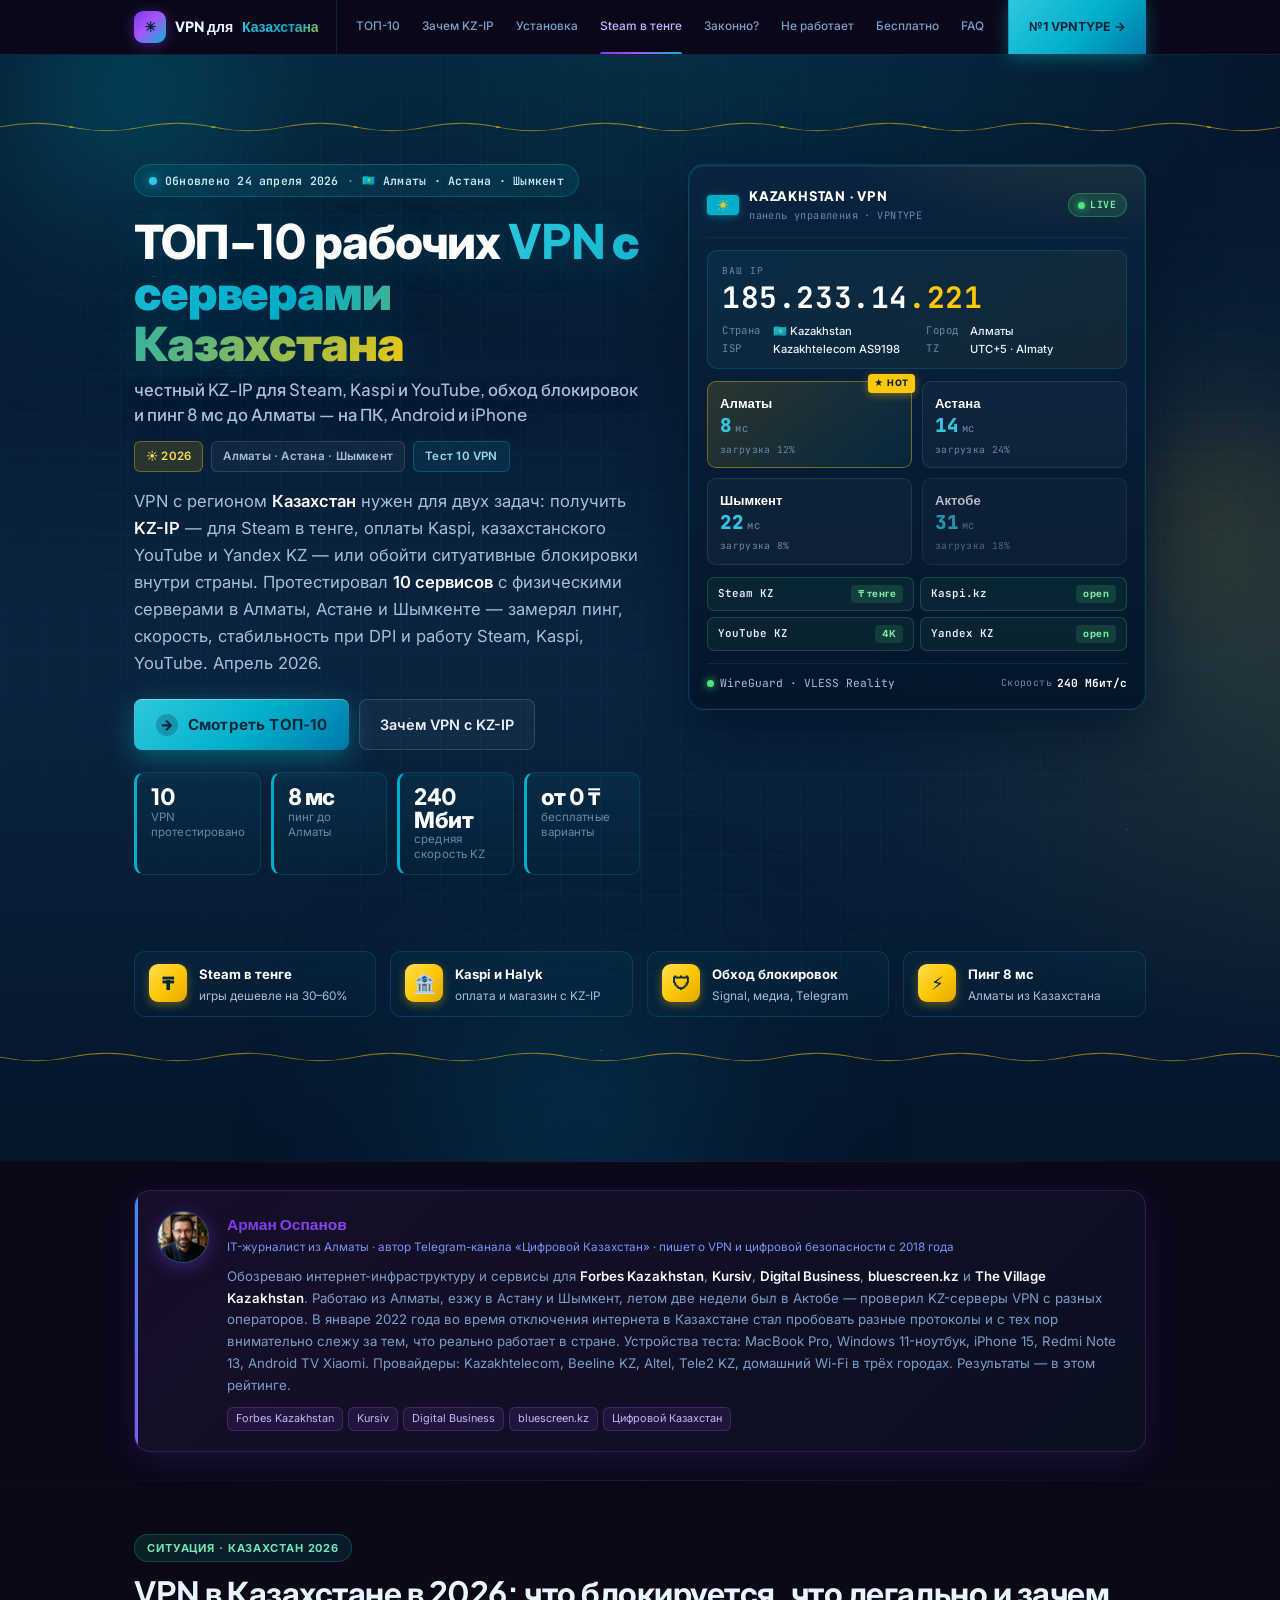
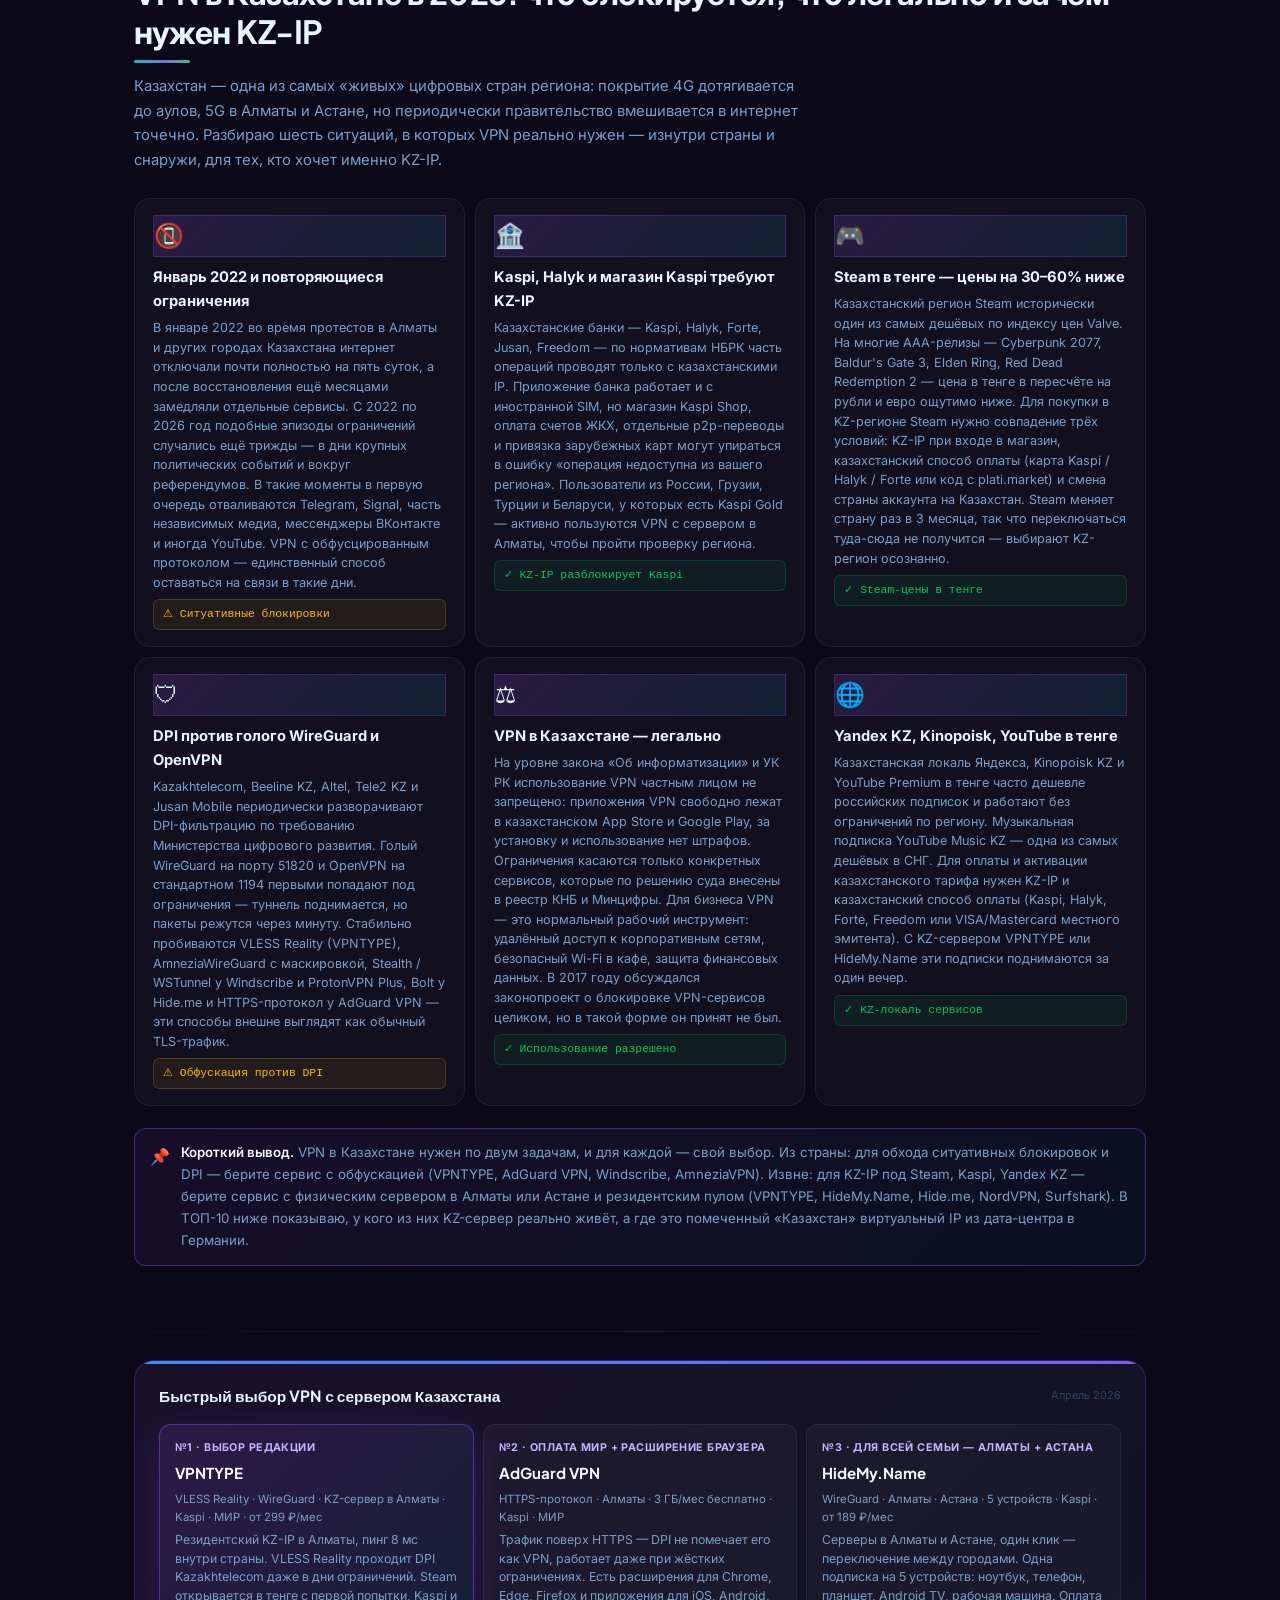
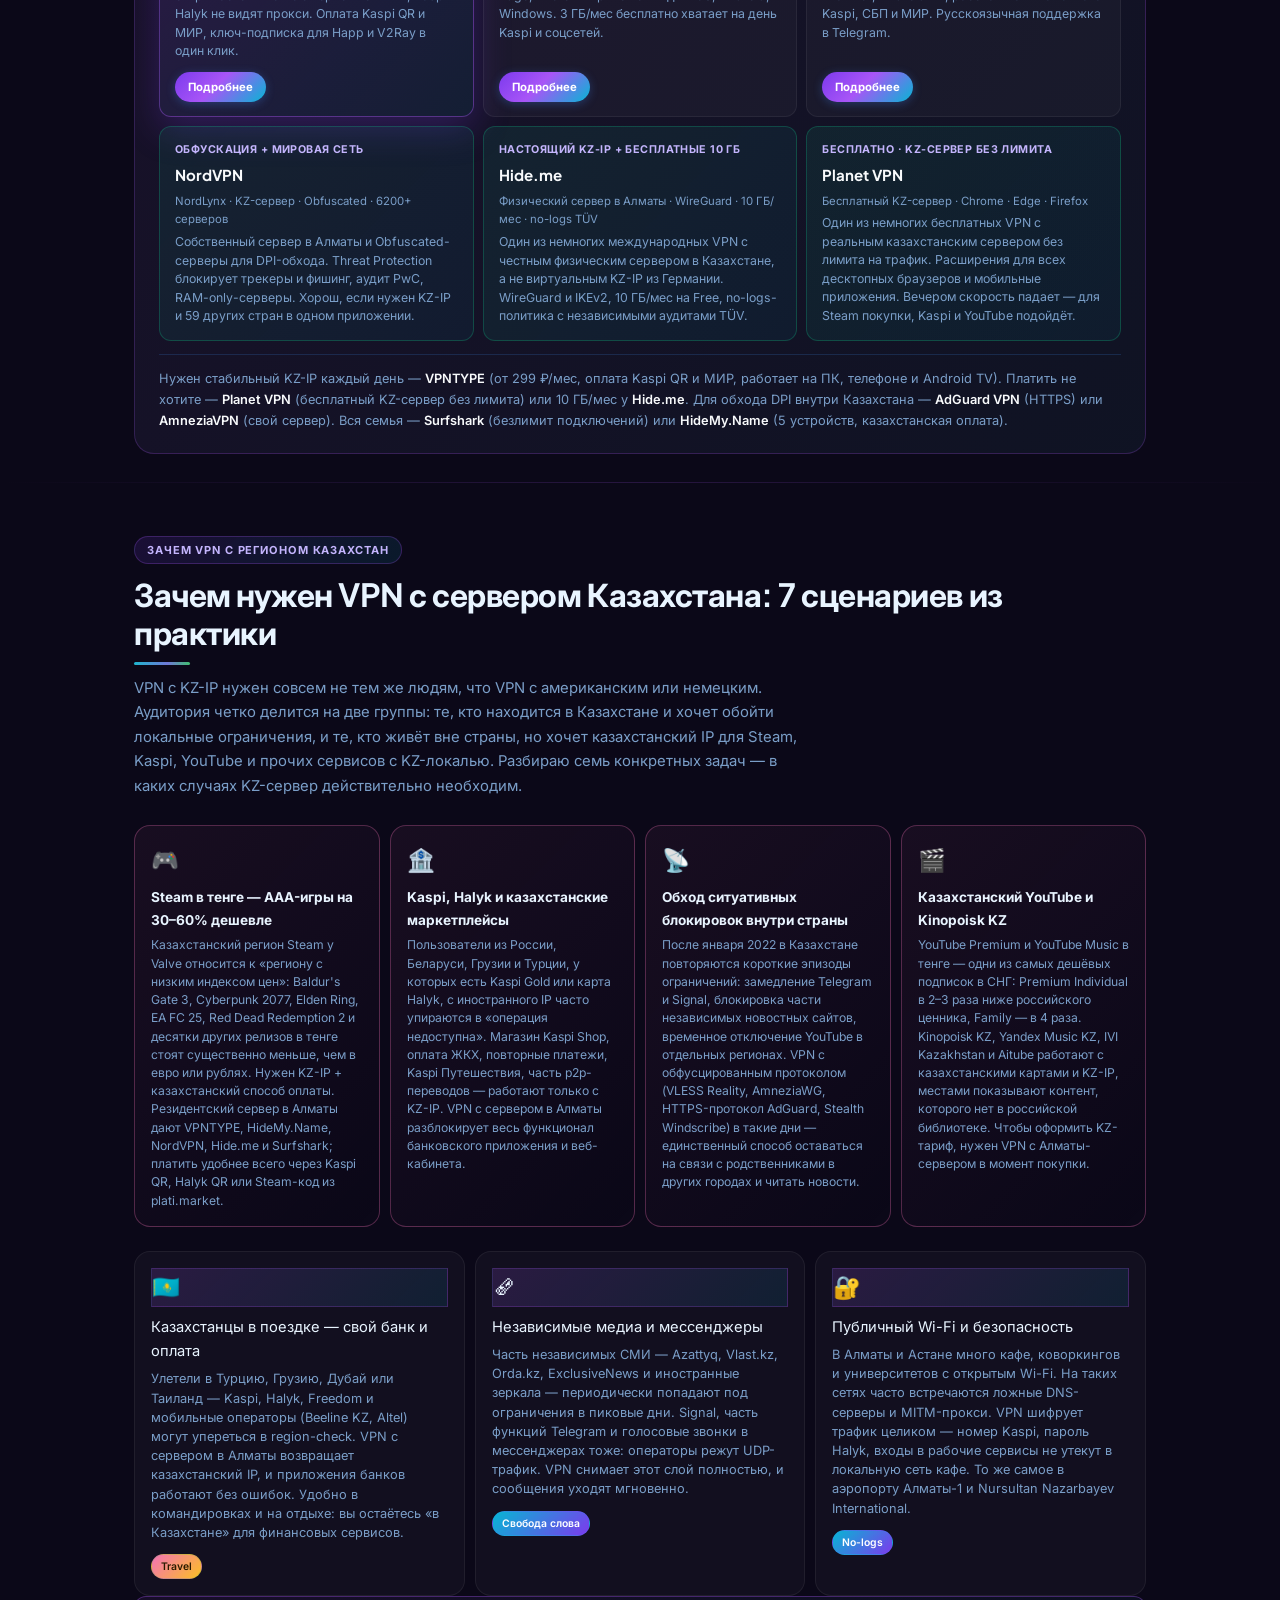
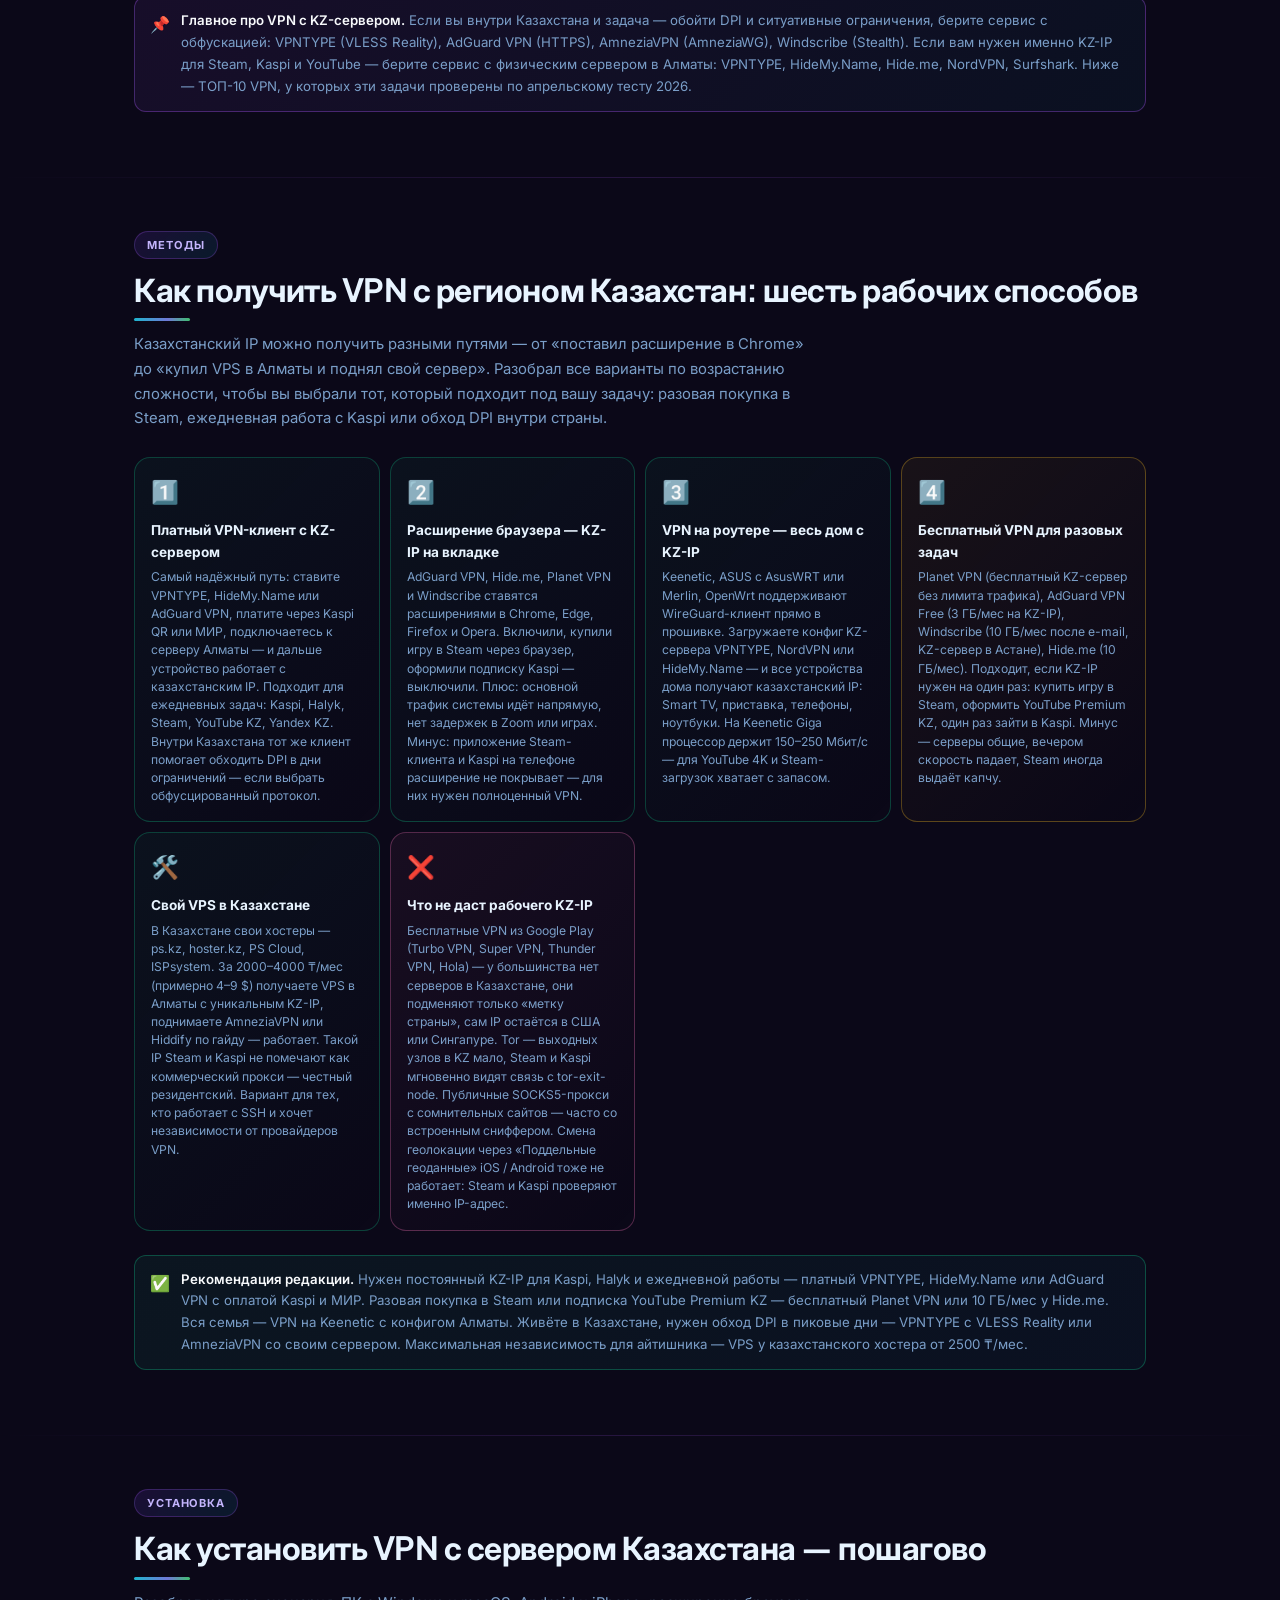
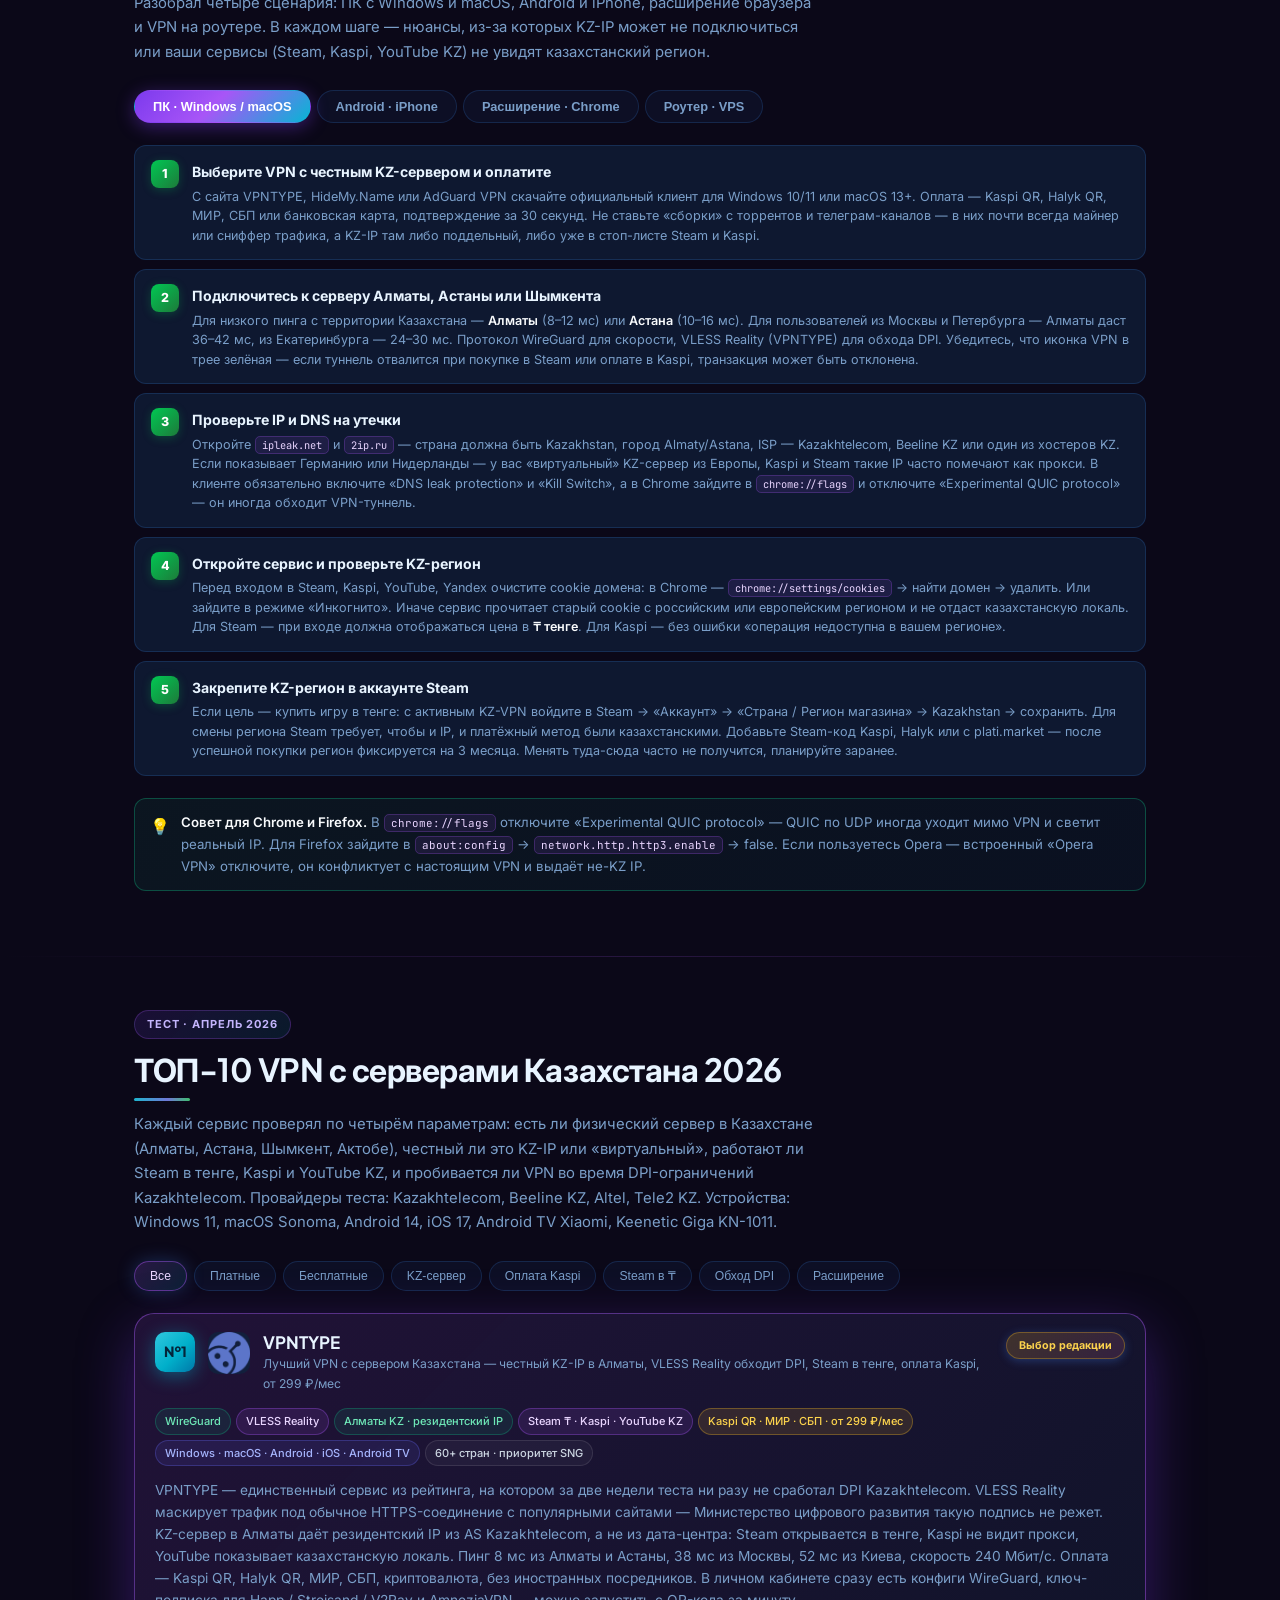
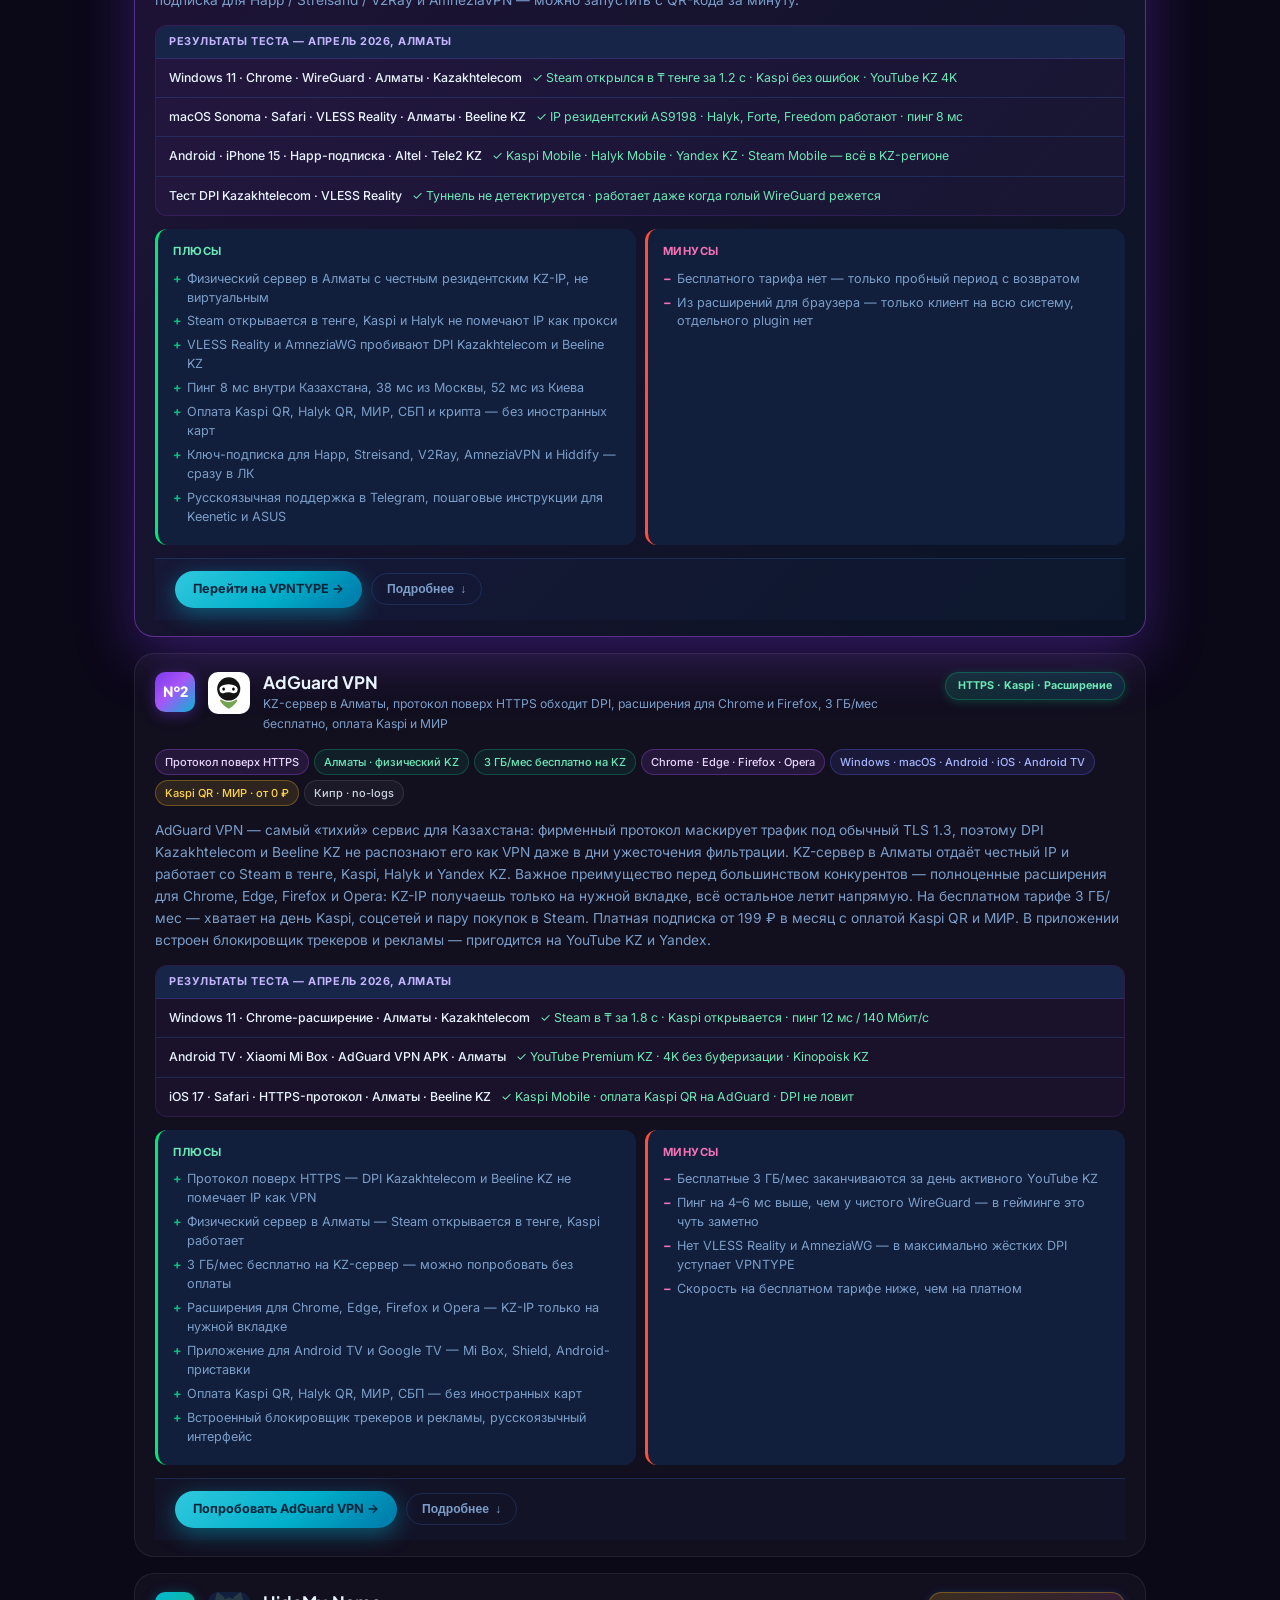
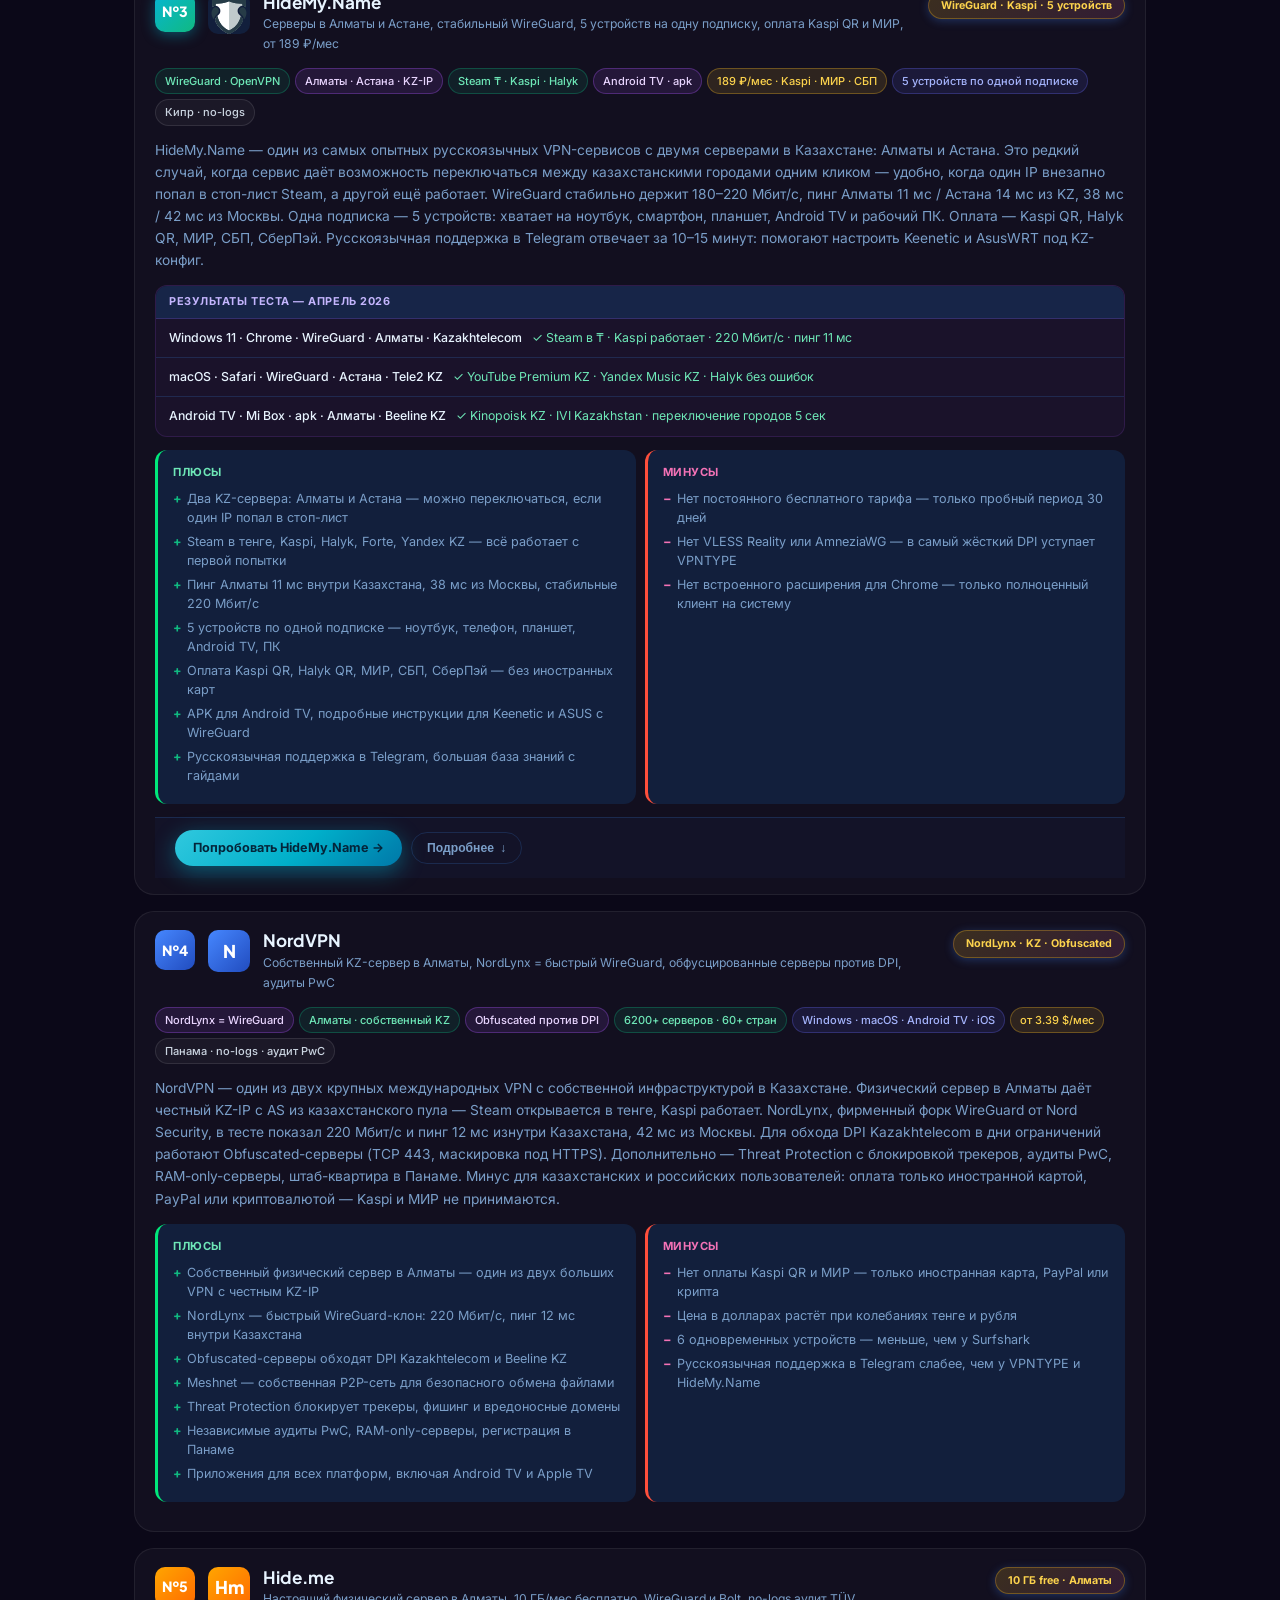
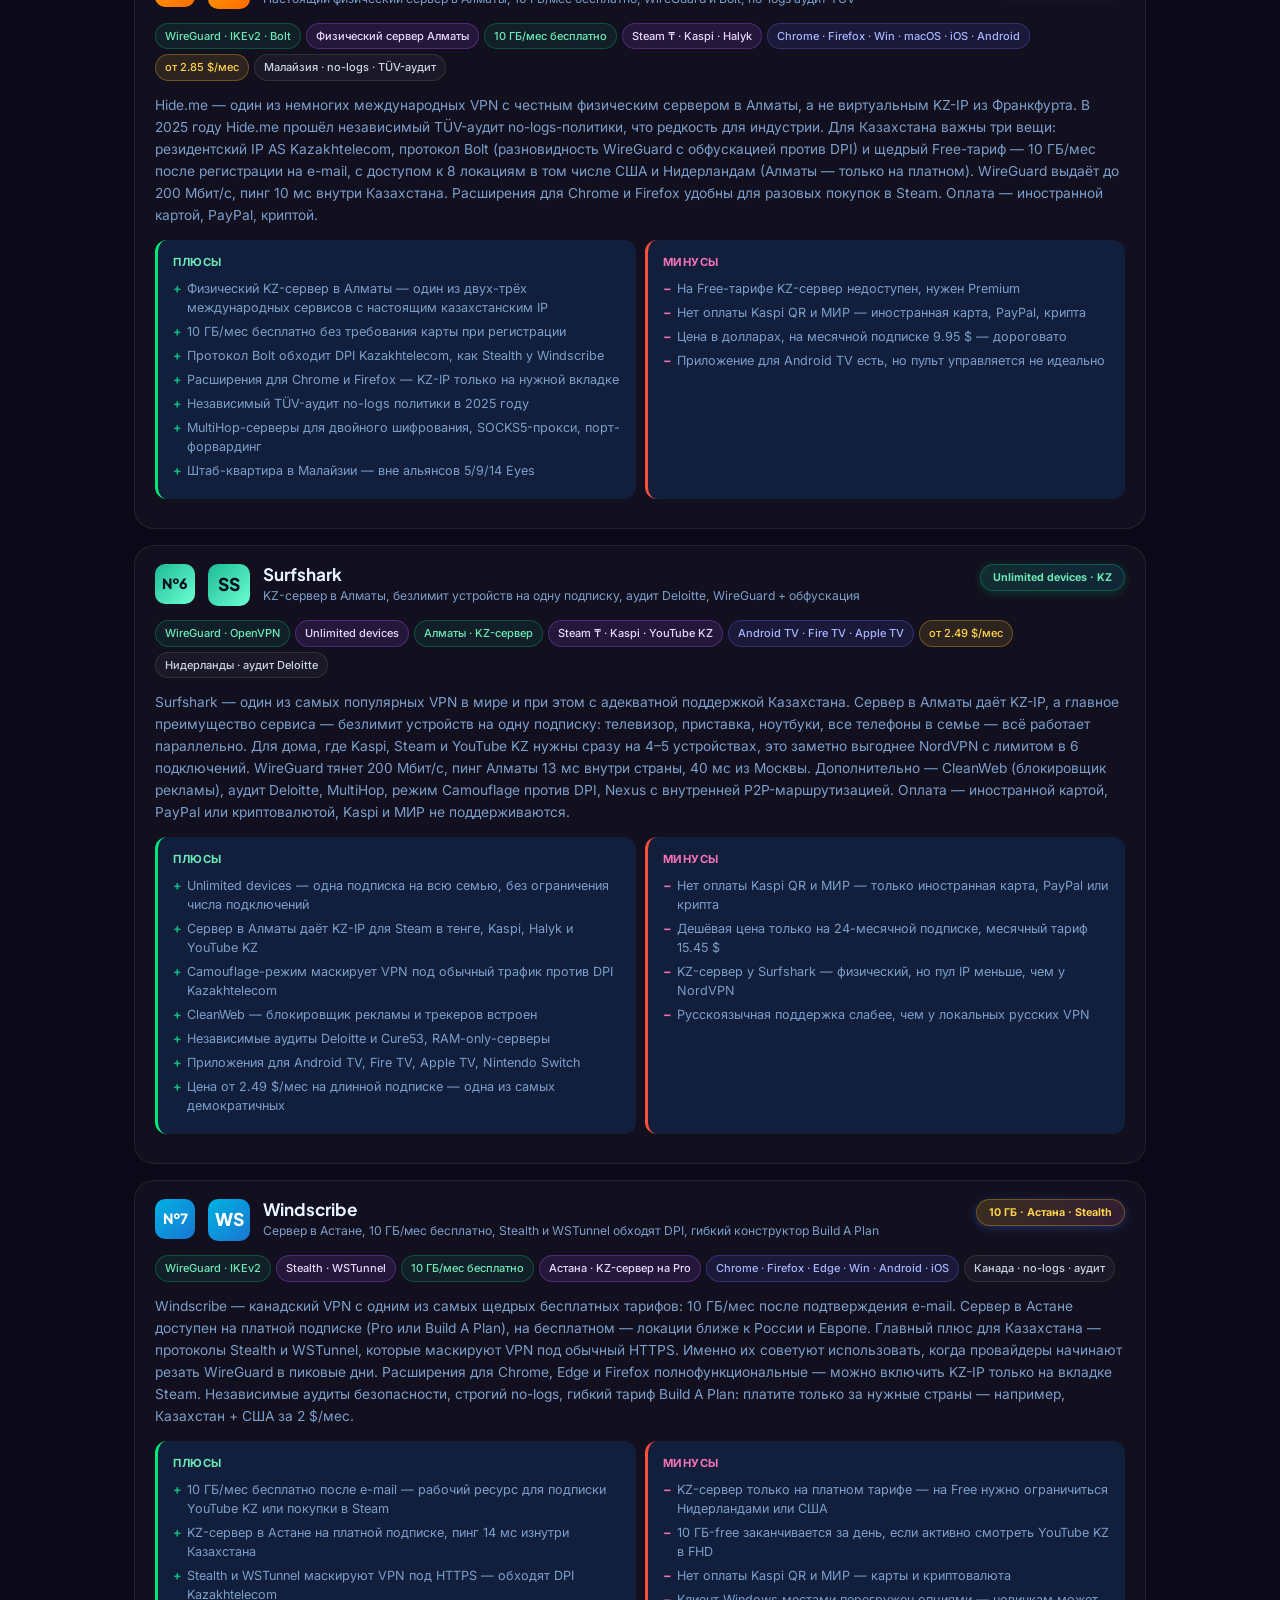
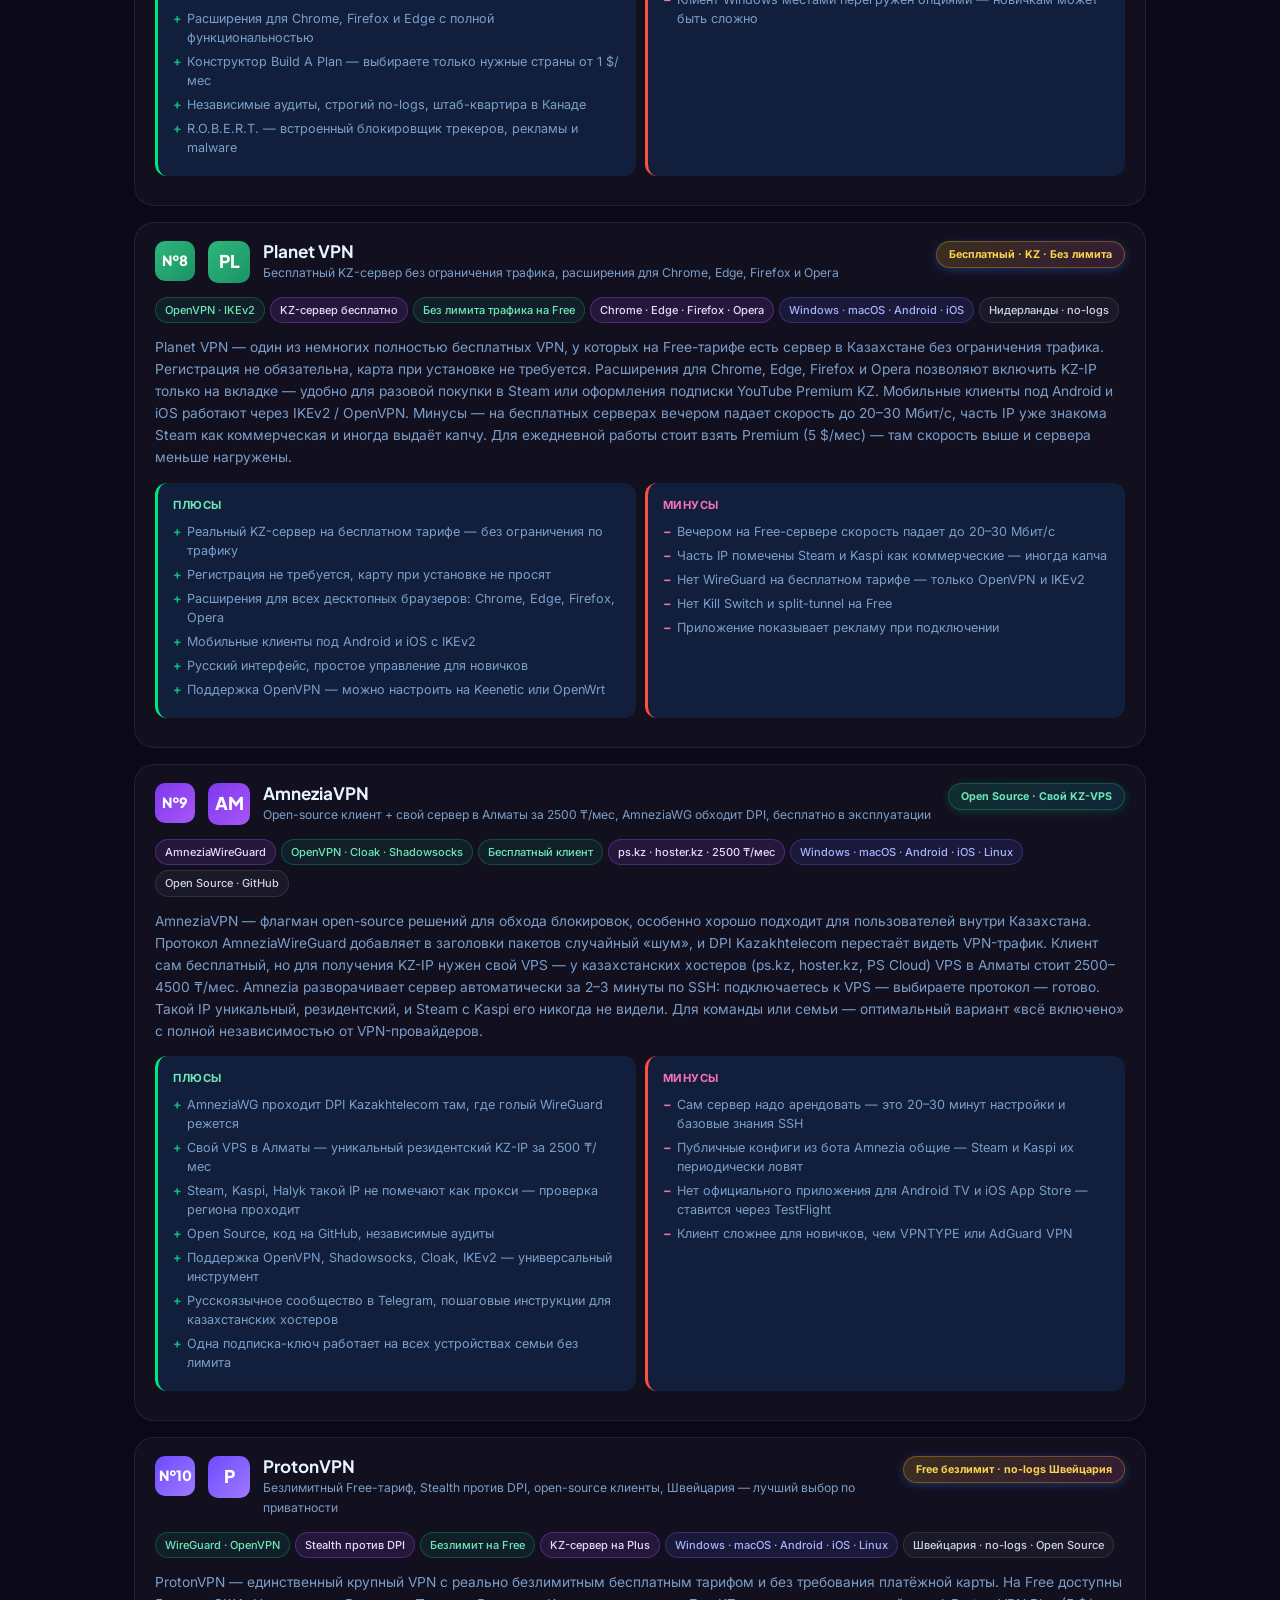
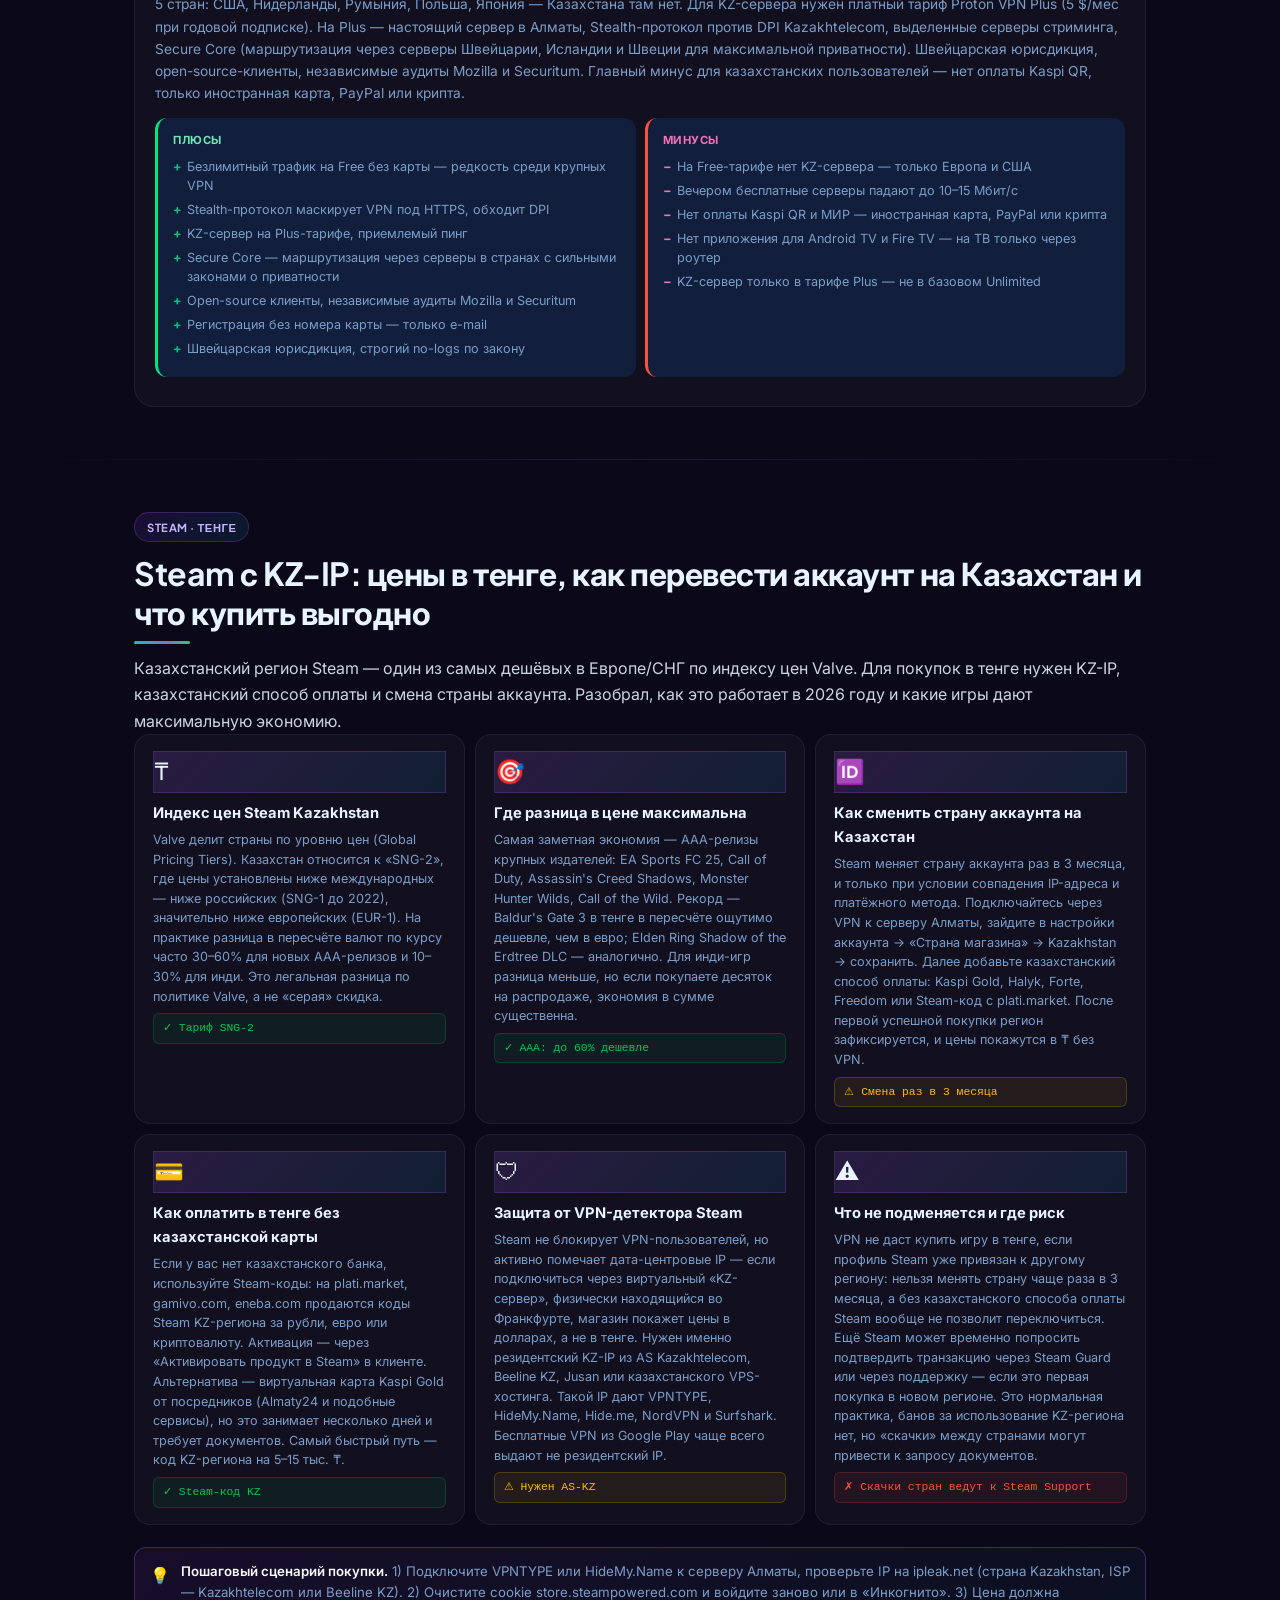
<file: index.html>
<!DOCTYPE html>
<html lang="ru">
<head>
<meta charset="UTF-8">
<meta name="viewport" content="width=device-width, initial-scale=1.0">
<title>Лучшие VPN с серверами Казахстана 2026 — ТОП-10: KZ IP для Steam, Kaspi, YouTube, рабочие впн на ПК, Android и iPhone</title>
<meta name="description" content="Рабочие VPN с серверами в Казахстане — протестировали 10 сервисов на скорость, пинг до Алматы и Астаны, оплату в тенге, работу Steam, Kaspi, YouTube и мессенджеров. Какие расширения и приложения дают стабильный KZ IP в апреле 2026.">
<meta name="keywords" content="впн казахстан, впн с сервером казахстана, впн казахстан бесплатно, впн казахстан для стима, скачать впн казахстан, впн на пк казахстан, впн казахстан расширение, рабочий впн казахстан, впн казахстан андроид, впн казахстан айфон, бесплатный впн казахстан, впн россия казахстан, в казахстане нужен впн, ключ впн казахстан">
<link rel="icon" type="image/svg+xml" href="favicon.svg">
<link rel="shortcut icon" href="favicon.svg">
<link rel="apple-touch-icon" href="favicon.svg">
<meta name="theme-color" content="#00AFCA">
<link rel="stylesheet" href="styles.css">
<link rel="preconnect" href="https://fonts.googleapis.com">
<link rel="preconnect" href="https://fonts.gstatic.com" crossorigin>
<link href="https://fonts.googleapis.com/css2?family=Plus+Jakarta+Sans:wght@400;500;600;700;800&family=Inter:wght@400;500;600;700&family=JetBrains+Mono:wght@400;600&display=swap" rel="stylesheet">
<meta property="og:title" content="Лучшие VPN с серверами Казахстана 2026 — ТОП-10 для Steam, Kaspi и YouTube">
<meta property="og:description" content="Тест 10 VPN с KZ-серверами: пинг Алматы и Астаны, скорость, цены Steam в тенге, Kaspi и Halyk, обход блокировок внутри Казахстана. Какие работают на Windows, Android, iPhone и как расширение браузера. Апрель 2026.">
<meta property="og:type" content="article">
<meta property="og:locale" content="ru_RU">
  <!-- Yandex.Metrika counter -->
<script type="text/javascript">
    (function(m,e,t,r,i,k,a){
        m[i]=m[i]||function(){(m[i].a=m[i].a||[]).push(arguments)};
        m[i].l=1*new Date();
        for (var j = 0; j < document.scripts.length; j++) {if (document.scripts[j].src === r) { return; }}
        k=e.createElement(t),a=e.getElementsByTagName(t)[0],k.async=1,k.src=r,a.parentNode.insertBefore(k,a)
    })(window, document,'script','https://mc.yandex.ru/metrika/tag.js?id=108782946', 'ym');

    ym(108782946, 'init', {ssr:true, webvisor:true, clickmap:true, ecommerce:"dataLayer", referrer: document.referrer, url: location.href, accurateTrackBounce:true, trackLinks:true});
</script>
<noscript><div><img src="https://mc.yandex.ru/watch/108782946" style="position:absolute; left:-9999px;" alt="" /></div></noscript>
<!-- /Yandex.Metrika counter -->
<script type="application/ld+json">
{
  "@context": "https://schema.org",
  "@type": "Article",
  "headline": "Лучшие VPN с серверами Казахстана 2026 — ТОП-10: KZ IP для Steam, Kaspi, YouTube и обход блокировок",
  "description": "Практический тест VPN с серверами в Казахстане: какие дают реальный IP Алматы или Астаны, держат низкий пинг, работают со Steam в тенге, Kaspi, Halyk, YouTube и мессенджерами на Windows, Android, iPhone. Апрель 2026.",
  "datePublished": "2026-04-10",
  "dateModified": "2026-04-24",
  "author": {
    "@type": "Person",
    "name": "Арман Оспанов",
    "jobTitle": "IT-журналист, автор Telegram-канала «Цифровой Казахстан»",
    "description": "Пишу про цифровую безопасность, VPN и обход блокировок с 2018 года: публикации в Forbes Kazakhstan, Kursiv, Digital Business, bluescreen.kz и The Village Kazakhstan. Веду Telegram-канал «Цифровой Казахстан», живу в Алматы, работаю из Алматы и Астаны."
  },
  "publisher": { "@type": "Organization", "name": "VPN с серверами Казахстана · Рейтинг 2026" },
  "inLanguage": "ru"
}
</script>
<script type="application/ld+json">
{
  "@context": "https://schema.org",
  "@type": "ItemList",
  "name": "ТОП-10 VPN с серверами Казахстана 2026",
  "numberOfItems": 10,
  "itemListElement": [
    { "@type": "ListItem", "position": 1,  "name": "VPNTYPE",      "description": "Лучший VPN с серверами Казахстана — VLESS Reality и WireGuard, KZ-IP Алматы без разрывов, пинг 8 мс из Алматы и 38 мс из Москвы, оплата картой KZ и МИР, 299 ₽/мес" },
    { "@type": "ListItem", "position": 2,  "name": "AdGuard VPN",  "description": "KZ-сервер в Алматы, протокол поверх HTTPS обходит DPI, 3 ГБ/мес бесплатно, приложение для Android и расширение для Chrome, оплата МИР и Kaspi" },
    { "@type": "ListItem", "position": 3,  "name": "HideMy.Name",  "description": "Стабильный WireGuard с серверами в Алматы и Астане, 5 устройств на одну подписку, оплата МИР и Kaspi, от 189 ₽/мес, рабочий KZ-IP для Steam и Kaspi" },
    { "@type": "ListItem", "position": 4,  "name": "NordVPN",      "description": "Собственный KZ-сервер в Алматы, NordLynx = быстрый WireGuard, 6200+ серверов, обфусцированные серверы против DPI, аудиты и RAM-only-серверы" },
    { "@type": "ListItem", "position": 5,  "name": "Hide.me",      "description": "Настоящий физический сервер в Алматы, честный KZ-IP, 10 ГБ/мес бесплатно, строгий no-logs аудит TÜV, WireGuard и IKEv2" },
    { "@type": "ListItem", "position": 6,  "name": "Surfshark",    "description": "KZ-сервер в Алматы, безлимит устройств на одну подписку — Steam, YouTube, Kaspi одновременно на всех устройствах семьи, аудит Deloitte" },
    { "@type": "ListItem", "position": 7,  "name": "Windscribe",   "description": "Сервер в Астане, 10 ГБ/мес бесплатно после e-mail, режим Stealth и WSTunnel для обхода DPI, гибкий конструктор Build A Plan" },
    { "@type": "ListItem", "position": 8,  "name": "Planet VPN",   "description": "Бесплатные серверы в Казахстане и России, без ограничений трафика на Free-тарифе, расширения для Chrome, Edge и Firefox" },
    { "@type": "ListItem", "position": 9,  "name": "AmneziaVPN",   "description": "Open-source VPN, AmneziaWG маскирует трафик для обхода DPI, свой KZ-сервер на Oracle Cloud Free Tier или VPS в Алматы — бесплатно и уникальный IP" },
    { "@type": "ListItem", "position": 10, "name": "ProtonVPN",    "description": "Бесплатный безлимит трафика, строгий no-logs из Швейцарии, Stealth против DPI, на Plus-тарифе серверы в Казахстане и 80+ странах" }
  ]
}
</script>
<script type="application/ld+json">
{
  "@context": "https://schema.org",
  "@type": "FAQPage",
  "mainEntity": [
    {
      "@type": "Question",
      "name": "Нужен ли VPN в Казахстане в 2026 году?",
      "acceptedAnswer": { "@type": "Answer", "text": "VPN в Казахстане чаще всего нужен по двум причинам. Первая — обход ситуативных блокировок: во время январских событий 2022 года и во время крупных политических новостей правительство замедляло или отключало часть интернета, в первую очередь Telegram, соцсети и новостные ресурсы. Вторая — доступ к сервисам с геоблокировкой: ряд стриминговых сервисов, Signal, независимые медиа и часть сайтов финансовых компаний недоступны с KZ-IP без VPN. Отдельная категория — пользователи из других стран СНГ, которые хотят именно KZ-IP: для Steam с ценами в тенге, оплаты Kaspi и Halyk, доступа к Яндексу с казахстанской локалью. VPN в Казахстане не запрещён на уровне закона об информатизации — его ставят и частные лица, и компании для удалённой работы." }
    },
    {
      "@type": "Question",
      "name": "Зачем делать VPN с регионом Казахстан — кому это нужно?",
      "acceptedAnswer": { "@type": "Answer", "text": "VPN с сервером Казахстана даёт KZ-IP и нужен в нескольких сценариях. 1) Steam: магазин в тенге у многих игр дешевле, чем в долларах или рублях — VPN с KZ-IP позволяет купить игру в тенге и активировать на своём аккаунте. 2) Kaspi.kz, Halyk, Freedom и другие казахстанские банки: часть операций (оплата счетов, привязка карты, магазин Kaspi) требует KZ-IP, иначе выкидывает на страницу ошибки. 3) Казахстанские стриминги и IVI Kazakhstan, Aitube, Qazaq Cinema. 4) Yandex KZ и локальные сервисы доставки (Glovo KZ, Wolt KZ, Choco). 5) YouTube, Spotify, YouTube Music с казахстанской локалью и оплатой в тенге — это часто в разы дешевле. Честный резидентский KZ-IP без пометки «дата-центр» дают VPNTYPE, HideMy.Name, Hide.me, NordVPN, Surfshark, Windscribe." }
    },
    {
      "@type": "Question",
      "name": "Работает ли VPN в Казахстане в 2026?",
      "acceptedAnswer": { "@type": "Answer", "text": "Да, большинство платных и бесплатных VPN в Казахстане работают. Сильнее всего ограничения ощущаются во время политических событий, когда операторы по распоряжению Министерства цифрового развития временно блокируют часть протоколов — в первую очередь голый WireGuard и OpenVPN на известных портах. Стабильно пробиваются VLESS Reality (VPNTYPE), AmneziaWireGuard, Stealth/WSTunnel (Windscribe, ProtonVPN Plus), протокол поверх HTTPS у AdGuard VPN и Hide.me Bolt. В обычные дни работают и стандартные WireGuard, IKEv2, OpenVPN — с серверов Алматы, Астаны, Шымкента, Актобе. Приложения VPN доступны в казахстанском App Store и Google Play, ограничений на установку нет." }
    },
    {
      "@type": "Question",
      "name": "Какой самый рабочий VPN для Казахстана — с сервером Алматы или Астаны?",
      "acceptedAnswer": { "@type": "Answer", "text": "По апрельскому тесту 2026 лучший — VPNTYPE: честный KZ-IP в Алматы, пинг 8 мс внутри Казахстана, 38 мс из Москвы и 52 мс из Киева, скорость 240 Мбит/с, VLESS Reality проходит DPI. Оплата картой KZ, Kaspi QR и МИР, от 299 ₽/мес. Альтернативы с казахстанской оплатой: AdGuard VPN (Алматы, HTTPS-протокол, 3 ГБ/мес бесплатно) и HideMy.Name (Алматы и Астана, WireGuard, 5 устройств, от 189 ₽/мес). Из международных сервисов в Казахстане есть физические серверы у NordVPN (Алматы), Hide.me (Алматы), Surfshark (Алматы) и Windscribe (Астана). Для бесплатных вариантов — Planet VPN и ProtonVPN Free (сам KZ-сервер только на Plus), AdGuard VPN 3 ГБ." }
    },
    {
      "@type": "Question",
      "name": "Есть ли бесплатный VPN с сервером Казахстана?",
      "acceptedAnswer": { "@type": "Answer", "text": "Полностью бесплатных KZ-серверов мало — Казахстан как локация стоит денег для VPN-провайдеров, поэтому чаще она есть только в платных тарифах. Рабочие бесплатные варианты в апреле 2026: Planet VPN — реальный сервер в Казахстане на Free-тарифе, без требования карты при регистрации. AdGuard VPN Free — 3 ГБ/мес трафика через KZ-сервер в Алматы, хватает на день соцсетей и Telegram. Windscribe — 10 ГБ/мес после e-mail, сервер в Астане доступен. Hide.me — 10 ГБ/мес, среди бесплатных локаций есть Нидерланды и США, KZ-сервер только на платном тарифе. ProtonVPN Free — безлимитный трафик, но KZ в бесплатном тарифе нет. Для постоянного KZ-IP стоит взять платный VPN от 189 ₽/мес или поднять свой сервер на VPS в Алматы." }
    },
    {
      "@type": "Question",
      "name": "Как получить KZ-IP для Steam — купить игру в тенге?",
      "acceptedAnswer": { "@type": "Answer", "text": "Цены в казахстанском регионе Steam часто ниже российских и европейских — на некоторые AAA-релизы разница 30–60%. Чтобы купить игру в тенге, нужны три условия. 1) VPN с KZ-IP: подключиться к серверу Алматы до входа в Steam, VPN должен быть активен в момент авторизации и покупки. 2) Способ оплаты в тенге: казахстанская карта (Kaspi, Halyk, Forte, Freedom), Kaspi QR, Steam-код с магазина plati.market или Kinguin с KZ-региона. 3) Смена страны аккаунта в Steam на Казахстан: делается при первой покупке в KZ-регионе, но Steam требует, чтобы и IP, и платёжный метод были казахстанскими. После смены страна фиксируется на 3 месяца: часто менять не получится. VPNTYPE, HideMy.Name, NordVPN и Hide.me дают резидентский KZ-IP, которого Steam не помечает как прокси." }
    },
    {
      "@type": "Question",
      "name": "Как установить VPN с сервером Казахстана на iPhone и Android?",
      "acceptedAnswer": { "@type": "Answer", "text": "На Android и iPhone схема одинаковая. 1) Скачайте приложение VPN: VPNTYPE, AdGuard VPN, HideMy.Name, NordVPN, Surfshark, Hide.me, Windscribe — есть в казахстанском Google Play и App Store. 2) При первом запуске разрешите создать VPN-профиль: Android покажет диалог «Добавить VPN-подключение», iOS предложит добавить профиль в Настройки → VPN и устройство. 3) В приложении выберите сервер Казахстана — Алматы или Астану. 4) Проверьте IP на ipleak.net и 2ip.ru: страна должна быть Kazakhstan, провайдер — не дата-центр типа AWS или DigitalOcean. Важно: на iPhone отключите iCloud Private Relay (он уводит часть трафика через прокси Apple и ломает KZ-регион), на Android — Private DNS в настройках Wi-Fi и QUIC в Chrome флагах. Для Happ, Streisand, V2Ray можно подгрузить ключ-подписку VPNTYPE или конфиг AmneziaVPN прямо по QR-коду." }
    },
    {
      "@type": "Question",
      "name": "Казахстан VPN расширение — какие работают для Chrome, Edge, Firefox?",
      "acceptedAnswer": { "@type": "Answer", "text": "Расширения браузера — быстрый способ получить KZ-IP только на вкладках, не трогая системный трафик. Рабочие варианты с серверами Казахстана в апреле 2026. AdGuard VPN Extension — Chrome, Edge, Firefox, Opera; сервер Алматы есть на бесплатном тарифе (3 ГБ/мес). Hide.me — Chrome, Firefox; 10 ГБ/мес после регистрации. Planet VPN — Chrome, Edge, Firefox; KZ-сервер на бесплатном тарифе без лимита трафика. Windscribe — Chrome, Firefox, Edge; 10 ГБ/мес, Astana на платном тарифе. Browsec — Chrome, Edge, Firefox; KZ на платной подписке. Расширение удобно для покупок в Steam, авторизации в Kaspi, просмотра казахстанского YouTube — включили, купили, выключили, и основной трафик идёт напрямую. Для полного туннеля по всему устройству нужно ставить приложение, а не расширение." }
    },
    {
      "@type": "Question",
      "name": "Не работает VPN в Казахстане — почему и что делать?",
      "acceptedAnswer": { "@type": "Answer", "text": "Причины, по которым VPN не подключается в Казахстане. 1) Временная блокировка протокола: в моменты политической напряжённости провайдеры режут WireGuard и OpenVPN на стандартных портах — помогает переключение на Stealth, WSTunnel, VLESS Reality, AmneziaWG или протокол поверх HTTPS. 2) Блокировка IP-адреса самого VPN-сервиса: один сервер попал в стоп-лист, другой работает — переподключитесь через соседний город (Алматы → Астана, Астана → Шымкент). 3) Роспилинг DNS: провайдер перехватывает DNS-запросы к VPN-сайту. Решение — использовать DNS 1.1.1.1 от Cloudflare или 8.8.8.8 от Google и включить DoH / DoT в клиенте. 4) Блокировка на уровне Wi-Fi (офис, университет, кафе): мобильный интернет обычно работает, попробуйте с 4G / 5G. 5) iCloud Private Relay на iPhone и QUIC в Chrome уводят трафик мимо VPN — отключите их в настройках. Если ничего не помогло — попробуйте VPNTYPE с VLESS Reality или AmneziaVPN: эти два протокола в Казахстане пробивались всегда, даже в январе 2022." }
    }
  ]
}
</script>
</head>

<body>
<div id="read-progress"></div>

<!-- NAVIGATION -->
<nav class="site-nav" role="navigation" aria-label="Основная навигация">
  <div class="container">
    <div class="nav-inner">
      <a href="#" class="nav-logo">
        <div class="logo-icon">☀</div>
        VPN для <span class="logo-word">Казахстана</span>
      </a>
      <ul class="nav-tabs">
        <li><a href="#top10">ТОП-10</a></li>
        <li><a href="#why-vpn">Зачем KZ-IP</a></li>
        <li><a href="#setup">Установка</a></li>
        <li><a href="#steam">Steam в тенге</a></li>
        <li><a href="#legal">Законно?</a></li>
        <li><a href="#problems">Не работает</a></li>
        <li><a href="#free">Бесплатно</a></li>
        <li><a href="#faq">FAQ</a></li>
      </ul>
      <a href="#vpntype-card" class="nav-cta">№1 VPNTYPE →</a>
      <button class="burger" id="burger-btn" aria-label="Меню" aria-expanded="false">
        <span></span><span></span><span></span>
      </button>
    </div>
  </div>
</nav>

<div class="mobile-menu" id="mobile-menu">
  <a href="#top10">ТОП-10 VPN с KZ-серверами</a>
  <a href="#why-vpn">Зачем VPN с регионом Казахстан</a>
  <a href="#setup">Установка на ПК, iPhone, Android</a>
  <a href="#steam">KZ-IP для Steam в тенге</a>
  <a href="#legal">Легально ли в Казахстане</a>
  <a href="#problems">VPN не работает — что делать</a>
  <a href="#free">Бесплатные VPN для Казахстана</a>
  <a href="#extension">Расширения для браузера</a>
  <a href="#faq">Частые вопросы</a>
  <a href="#vpntype-card" class="mm-cta">Попробовать VPNTYPE №1 →</a>
</div>

<!-- HERO — Kazakhstan edition (полный редизайн) -->
<section class="kz-hero" aria-label="Лучший VPN с сервером Казахстана">

  <!-- Фон: ночная степь + золотая заря + звёзды -->
  <div class="kz-hero-bg" aria-hidden="true">
    <span class="kz-glow kz-glow-sky"></span>
    <span class="kz-glow kz-glow-gold"></span>
    <span class="kz-glow kz-glow-deep"></span>
    <div class="kz-stars"></div>
    <div class="kz-grid"></div>
  </div>

  <!-- Орнамент "кошкар-муйиз" сверху -->
  <div class="kz-ornament kz-ornament-top" aria-hidden="true">
    <svg viewBox="0 0 720 32" preserveAspectRatio="none" width="100%" height="20">
      <g fill="none" stroke="#FEC807" stroke-width="1.2" opacity="0.55">
        <path d="M0 16 Q 20 4 40 16 Q 60 28 80 16 Q 100 4 120 16 Q 140 28 160 16 Q 180 4 200 16 Q 220 28 240 16 Q 260 4 280 16 Q 300 28 320 16 Q 340 4 360 16 Q 380 28 400 16 Q 420 4 440 16 Q 460 28 480 16 Q 500 4 520 16 Q 540 28 560 16 Q 580 4 600 16 Q 620 28 640 16 Q 660 4 680 16 Q 700 28 720 16"/>
      </g>
      <g fill="#FEC807" opacity="0.6">
        <circle cx="40" cy="16" r="1.4"/><circle cx="120" cy="16" r="1.4"/><circle cx="200" cy="16" r="1.4"/>
        <circle cx="280" cy="16" r="1.4"/><circle cx="360" cy="16" r="1.4"/><circle cx="440" cy="16" r="1.4"/>
        <circle cx="520" cy="16" r="1.4"/><circle cx="600" cy="16" r="1.4"/><circle cx="680" cy="16" r="1.4"/>
      </g>
    </svg>
  </div>

  <div class="container">
    <div class="kz-hero-inner">

      <!-- Левая колонка: заголовок и CTA -->
      <div class="kz-hero-text">

        <div class="kz-eyebrow">
          <span class="kz-eyebrow-dot"></span>
          <span>Обновлено 24 апреля 2026</span>
          <span class="kz-eyebrow-sep">·</span>
          <span class="kz-eyebrow-flag">🇰🇿</span>
          <span>Алматы · Астана · Шымкент</span>
        </div>

        <h1 class="kz-h1">
          ТОП-10 рабочих
          <span class="kz-h1-grad">VPN с серверами Казахстана</span>
          <span class="kz-h1-sub">честный KZ-IP для Steam, Kaspi и YouTube, обход блокировок и пинг 8 мс до Алматы — на ПК, Android и iPhone</span>
        </h1>

        <!-- Быстрые метки под заголовком -->
        <div class="kz-tags" aria-hidden="true">
          <span class="kz-tag kz-tag-sun">☀ 2026</span>
          <span class="kz-tag">Алматы · Астана · Шымкент</span>
          <span class="kz-tag kz-tag-check">Тест 10 VPN</span>
        </div>

        <p class="kz-lead">
          VPN с регионом <strong>Казахстан</strong> нужен для двух задач: получить <strong>KZ-IP</strong> — для Steam в тенге, оплаты Kaspi, казахстанского YouTube и Yandex KZ — или обойти ситуативные блокировки внутри страны. Протестировал <strong>10 сервисов</strong> с физическими серверами в Алматы, Астане и Шымкенте — замерял пинг, скорость, стабильность при DPI и работу Steam, Kaspi, YouTube. Апрель 2026.
        </p>

        <div class="kz-hero-actions">
          <a href="#top10" class="kz-cta-primary">
            <span class="kz-cta-arrow">→</span>
            <span class="kz-cta-text">Смотреть ТОП-10</span>
          </a>
          <a href="#why-vpn" class="kz-cta-ghost">Зачем VPN с KZ-IP</a>
        </div>

        <!-- Быстрые факты -->
        <div class="kz-facts">
          <div class="kz-fact">
            <span class="kz-fact-v">10</span>
            <span class="kz-fact-k">VPN протестировано</span>
          </div>
          <div class="kz-fact">
            <span class="kz-fact-v">8&nbsp;мс</span>
            <span class="kz-fact-k">пинг до Алматы</span>
          </div>
          <div class="kz-fact">
            <span class="kz-fact-v">240 Мбит</span>
            <span class="kz-fact-k">средняя скорость KZ</span>
          </div>
          <div class="kz-fact">
            <span class="kz-fact-v">от 0 ₸</span>
            <span class="kz-fact-k">бесплатные варианты</span>
          </div>
        </div>

      </div>

      <!-- Правая колонка: мок панели управления KZ-сервером -->
      <div class="kz-panel" role="presentation">

        <div class="kz-panel-frame">

          <!-- Шапка панели: флаг KZ + статус -->
          <div class="kz-panel-head">
            <div class="kz-panel-flag" aria-hidden="true">
              <svg viewBox="0 0 32 20" width="32" height="20">
                <rect width="32" height="20" rx="3" fill="#00AFCA"/>
                <g transform="translate(16,10)">
                  <g stroke="#FEC807" stroke-width="0.6" stroke-linecap="round">
                    <line x1="0" y1="-5.4" x2="0" y2="-3.8"/>
                    <line x1="0" y1="5.4" x2="0" y2="3.8"/>
                    <line x1="-5.4" y1="0" x2="-3.8" y2="0"/>
                    <line x1="5.4" y1="0" x2="3.8" y2="0"/>
                    <line x1="-3.8" y1="-3.8" x2="-2.7" y2="-2.7"/>
                    <line x1="3.8" y1="-3.8" x2="2.7" y2="-2.7"/>
                    <line x1="-3.8" y1="3.8" x2="-2.7" y2="2.7"/>
                    <line x1="3.8" y1="3.8" x2="2.7" y2="2.7"/>
                  </g>
                  <circle cx="0" cy="0" r="2.6" fill="#FEC807"/>
                </g>
              </svg>
            </div>
            <div class="kz-panel-title">
              <span class="kz-panel-name">KAZAKHSTAN · VPN</span>
              <span class="kz-panel-sub">панель управления · VPNTYPE</span>
            </div>
            <span class="kz-panel-state">
              <span class="kz-panel-dot"></span> LIVE
            </span>
          </div>

          <!-- Главный блок: IP + гео + тенге -->
          <div class="kz-panel-ip">
            <div class="kz-panel-iplabel">Ваш IP</div>
            <div class="kz-panel-ipval">185.233.14<span class="kz-panel-iptail">.221</span></div>
            <div class="kz-panel-geo">
              <span class="kz-panel-geokey">Страна</span><span class="kz-panel-geoval">🇰🇿 Kazakhstan</span>
              <span class="kz-panel-geokey">Город</span><span class="kz-panel-geoval">Алматы</span>
              <span class="kz-panel-geokey">ISP</span><span class="kz-panel-geoval">Kazakhtelecom AS9198</span>
              <span class="kz-panel-geokey">TZ</span><span class="kz-panel-geoval">UTC+5 · Almaty</span>
            </div>
          </div>

          <!-- Карточки серверов с пингом -->
          <div class="kz-panel-servers">
            <div class="kz-server kz-server-hot">
              <div class="kz-server-city">Алматы</div>
              <div class="kz-server-ping"><span class="kz-server-pingv">8</span><span class="kz-server-pingu">мс</span></div>
              <div class="kz-server-load">загрузка 12%</div>
            </div>
            <div class="kz-server">
              <div class="kz-server-city">Астана</div>
              <div class="kz-server-ping"><span class="kz-server-pingv">14</span><span class="kz-server-pingu">мс</span></div>
              <div class="kz-server-load">загрузка 24%</div>
            </div>
            <div class="kz-server">
              <div class="kz-server-city">Шымкент</div>
              <div class="kz-server-ping"><span class="kz-server-pingv">22</span><span class="kz-server-pingu">мс</span></div>
              <div class="kz-server-load">загрузка 8%</div>
            </div>
            <div class="kz-server kz-server-dim">
              <div class="kz-server-city">Актобе</div>
              <div class="kz-server-ping"><span class="kz-server-pingv">31</span><span class="kz-server-pingu">мс</span></div>
              <div class="kz-server-load">загрузка 18%</div>
            </div>
          </div>

          <!-- Полоса тест-сервисов -->
          <div class="kz-panel-services">
            <div class="kz-svc kz-svc-ok"><span class="kz-svc-name">Steam KZ</span><span class="kz-svc-state">₸ тенге</span></div>
            <div class="kz-svc kz-svc-ok"><span class="kz-svc-name">Kaspi.kz</span><span class="kz-svc-state">open</span></div>
            <div class="kz-svc kz-svc-ok"><span class="kz-svc-name">YouTube KZ</span><span class="kz-svc-state">4K</span></div>
            <div class="kz-svc kz-svc-ok"><span class="kz-svc-name">Yandex KZ</span><span class="kz-svc-state">open</span></div>
          </div>

          <!-- Нижний статус -->
          <div class="kz-panel-foot">
            <div class="kz-panel-footitem">
              <span class="kz-panel-dot kz-panel-dot-green"></span>
              WireGuard · VLESS Reality
            </div>
            <div class="kz-panel-footitem kz-panel-footright">
              <span class="kz-panel-footk">Скорость</span>
              <span class="kz-panel-footv">240 Мбит/с</span>
            </div>
          </div>

        </div>

      </div>

      <!-- Нижний бар «что нужно знать» (4 чипа) -->
      <div class="kz-hero-chips">
        <div class="kz-chip">
          <span class="kz-chip-ico">₸</span>
          <div class="kz-chip-text"><b>Steam в тенге</b><span>игры дешевле на 30–60%</span></div>
        </div>
        <div class="kz-chip">
          <span class="kz-chip-ico">🏦</span>
          <div class="kz-chip-text"><b>Kaspi и Halyk</b><span>оплата и магазин с KZ-IP</span></div>
        </div>
        <div class="kz-chip">
          <span class="kz-chip-ico">🛡</span>
          <div class="kz-chip-text"><b>Обход блокировок</b><span>Signal, медиа, Telegram</span></div>
        </div>
        <div class="kz-chip">
          <span class="kz-chip-ico">⚡</span>
          <div class="kz-chip-text"><b>Пинг 8 мс</b><span>Алматы из Казахстана</span></div>
        </div>
      </div>

    </div>
  </div>

  <!-- Орнамент снизу -->
  <div class="kz-ornament kz-ornament-bottom" aria-hidden="true">
    <svg viewBox="0 0 720 32" preserveAspectRatio="none" width="100%" height="20">
      <g fill="none" stroke="#FEC807" stroke-width="1.2" opacity="0.55">
        <path d="M0 16 Q 20 28 40 16 Q 60 4 80 16 Q 100 28 120 16 Q 140 4 160 16 Q 180 28 200 16 Q 220 4 240 16 Q 260 28 280 16 Q 300 4 320 16 Q 340 28 360 16 Q 380 4 400 16 Q 420 28 440 16 Q 460 4 480 16 Q 500 28 520 16 Q 540 4 560 16 Q 580 28 600 16 Q 620 4 640 16 Q 660 28 680 16 Q 700 4 720 16"/>
      </g>
    </svg>
  </div>
</section>

<div class="divider"></div>

<!-- AUTHOR -->
<section class="section-sm">
  <div class="container">
    <div class="author-box">
      <div class="author-photo">
        <img src="author.jpg" alt="Арман Оспанов" onerror="this.style.display='none';this.parentNode.innerHTML='🗿'">
      </div>
      <div class="author-info">
        <div class="author-name">Арман Оспанов</div>
        <div class="author-role">IT-журналист из Алматы · автор Telegram-канала «Цифровой Казахстан» · пишет о VPN и цифровой безопасности с 2018 года</div>
        <p class="author-bio">
          Обозреваю интернет-инфраструктуру и сервисы для <strong>Forbes Kazakhstan</strong>, <strong>Kursiv</strong>, <strong>Digital Business</strong>, <strong>bluescreen.kz</strong> и <strong>The Village Kazakhstan</strong>. Работаю из Алматы, езжу в Астану и Шымкент, летом две недели был в Актобе — проверил KZ-серверы VPN с разных операторов. В январе 2022 года во время отключения интернета в Казахстане стал пробовать разные протоколы и с тех пор внимательно слежу за тем, что реально работает в стране. Устройства теста: MacBook Pro, Windows 11-ноутбук, iPhone 15, Redmi Note 13, Android TV Xiaomi. Провайдеры: Kazakhtelecom, Beeline KZ, Altel, Tele2 KZ, домашний Wi-Fi в трёх городах. Результаты — в этом рейтинге.
        </p>
        <div class="author-pubs">
          <span class="author-pub">Forbes Kazakhstan</span>
          <span class="author-pub">Kursiv</span>
          <span class="author-pub">Digital Business</span>
          <span class="author-pub">bluescreen.kz</span>
          <span class="author-pub">Цифровой Казахстан</span>
        </div>
      </div>
    </div>
  </div>
</section>

<div class="divider"></div>
<!-- LEGAL STATUS / WHY VPN IN KZ -->
<section class="section" id="legal">
  <div class="container">
    <div class="sec-badge teal">Ситуация · Казахстан 2026</div>
    <h2 class="section-title">VPN в Казахстане в 2026: что блокируется, что легально и зачем нужен KZ-IP</h2>
    <p class="section-intro">
      Казахстан — одна из самых «живых» цифровых стран региона: покрытие 4G дотягивается до аулов, 5G в Алматы и Астане, но периодически правительство вмешивается в интернет точечно. Разбираю шесть ситуаций, в которых VPN реально нужен — изнутри страны и снаружи, для тех, кто хочет именно KZ-IP.
    </p>

    <div class="wg-concept-grid">
      <div class="wg-concept-card">
        <div class="wg-concept-icon">📵</div>
        <div class="wg-concept-title">Январь 2022 и повторяющиеся ограничения</div>
        <div class="wg-concept-desc">В январе 2022 во время протестов в Алматы и других городах Казахстана интернет отключали почти полностью на пять суток, а после восстановления ещё месяцами замедляли отдельные сервисы. С 2022 по 2026 год подобные эпизоды ограничений случались ещё трижды — в дни крупных политических событий и вокруг референдумов. В такие моменты в первую очередь отваливаются Telegram, Signal, часть независимых медиа, мессенджеры ВКонтакте и иногда YouTube. VPN с обфусцированным протоколом — единственный способ оставаться на связи в такие дни.</div>
        <div class="wg-concept-code" style="background:rgba(251,188,4,.08);border-color:rgba(251,188,4,.2);color:var(--amber)">⚠ Ситуативные блокировки</div>
      </div>

      <div class="wg-concept-card">
        <div class="wg-concept-icon">🏦</div>
        <div class="wg-concept-title">Kaspi, Halyk и магазин Kaspi требуют KZ-IP</div>
        <div class="wg-concept-desc">Казахстанские банки — Kaspi, Halyk, Forte, Jusan, Freedom — по нормативам НБРК часть операций проводят только с казахстанскими IP. Приложение банка работает и с иностранной SIM, но магазин Kaspi Shop, оплата счетов ЖКХ, отдельные p2p-переводы и привязка зарубежных карт могут упираться в ошибку «операция недоступна из вашего региона». Пользователи из России, Грузии, Турции и Беларуси, у которых есть Kaspi Gold — активно пользуются VPN с сервером в Алматы, чтобы пройти проверку региона.</div>
        <div class="wg-concept-code" style="background:rgba(0,200,83,.08);border-color:rgba(0,200,83,.2);color:var(--teal)">✓ KZ-IP разблокирует Kaspi</div>
      </div>

      <div class="wg-concept-card">
        <div class="wg-concept-icon">🎮</div>
        <div class="wg-concept-title">Steam в тенге — цены на 30–60% ниже</div>
        <div class="wg-concept-desc">Казахстанский регион Steam исторически один из самых дешёвых по индексу цен Valve. На многие AAA-релизы — Cyberpunk 2077, Baldur's Gate 3, Elden Ring, Red Dead Redemption 2 — цена в тенге в пересчёте на рубли и евро ощутимо ниже. Для покупки в KZ-регионе Steam нужно совпадение трёх условий: KZ-IP при входе в магазин, казахстанский способ оплаты (карта Kaspi / Halyk / Forte или код с plati.market) и смена страны аккаунта на Казахстан. Steam меняет страну раз в 3 месяца, так что переключаться туда-сюда не получится — выбирают KZ-регион осознанно.</div>
        <div class="wg-concept-code" style="background:rgba(0,200,83,.08);border-color:rgba(0,200,83,.2);color:var(--teal)">✓ Steam-цены в тенге</div>
      </div>

      <div class="wg-concept-card">
        <div class="wg-concept-icon">🛡</div>
        <div class="wg-concept-title">DPI против голого WireGuard и OpenVPN</div>
        <div class="wg-concept-desc">Kazakhtelecom, Beeline KZ, Altel, Tele2 KZ и Jusan Mobile периодически разворачивают DPI-фильтрацию по требованию Министерства цифрового развития. Голый WireGuard на порту 51820 и OpenVPN на стандартном 1194 первыми попадают под ограничения — туннель поднимается, но пакеты режутся через минуту. Стабильно пробиваются VLESS Reality (VPNTYPE), AmneziaWireGuard с маскировкой, Stealth / WSTunnel у Windscribe и ProtonVPN Plus, Bolt у Hide.me и HTTPS-протокол у AdGuard VPN — эти способы внешне выглядят как обычный TLS-трафик.</div>
        <div class="wg-concept-code" style="background:rgba(251,188,4,.08);border-color:rgba(251,188,4,.2);color:var(--amber)">⚠ Обфускация против DPI</div>
      </div>

      <div class="wg-concept-card">
        <div class="wg-concept-icon">⚖️</div>
        <div class="wg-concept-title">VPN в Казахстане — легально</div>
        <div class="wg-concept-desc">На уровне закона «Об информатизации» и УК РК использование VPN частным лицом не запрещено: приложения VPN свободно лежат в казахстанском App Store и Google Play, за установку и использование нет штрафов. Ограничения касаются только конкретных сервисов, которые по решению суда внесены в реестр КНБ и Минцифры. Для бизнеса VPN — это нормальный рабочий инструмент: удалённый доступ к корпоративным сетям, безопасный Wi-Fi в кафе, защита финансовых данных. В 2017 году обсуждался законопроект о блокировке VPN-сервисов целиком, но в такой форме он принят не был.</div>
        <div class="wg-concept-code" style="background:rgba(0,200,83,.08);border-color:rgba(0,200,83,.2);color:var(--teal)">✓ Использование разрешено</div>
      </div>

      <div class="wg-concept-card">
        <div class="wg-concept-icon">🌐</div>
        <div class="wg-concept-title">Yandex KZ, Kinopoisk, YouTube в тенге</div>
        <div class="wg-concept-desc">Казахстанская локаль Яндекса, Kinopoisk KZ и YouTube Premium в тенге часто дешевле российских подписок и работают без ограничений по региону. Музыкальная подписка YouTube Music KZ — одна из самых дешёвых в СНГ. Для оплаты и активации казахстанского тарифа нужен KZ-IP и казахстанский способ оплаты (Kaspi, Halyk, Forte, Freedom или VISA/Mastercard местного эмитента). С KZ-сервером VPNTYPE или HideMy.Name эти подписки поднимаются за один вечер.</div>
        <div class="wg-concept-code" style="background:rgba(0,200,83,.08);border-color:rgba(0,200,83,.2);color:var(--teal)">✓ KZ-локаль сервисов</div>
      </div>
    </div>

    <div class="callout callout-info">
      <div class="callout-icon">📌</div>
      <div class="callout-body">
        <strong>Короткий вывод.</strong> VPN в Казахстане нужен по двум задачам, и для каждой — свой выбор. Из страны: для обхода ситуативных блокировок и DPI — берите сервис с обфускацией (VPNTYPE, AdGuard VPN, Windscribe, AmneziaVPN). Извне: для KZ-IP под Steam, Kaspi, Yandex KZ — берите сервис с физическим сервером в Алматы или Астане и резидентским пулом (VPNTYPE, HideMy.Name, Hide.me, NordVPN, Surfshark). В ТОП-10 ниже показываю, у кого из них KZ-сервер реально живёт, а где это помеченный «Казахстан» виртуальный IP из дата-центра в Германии.
      </div>
    </div>
  </div>
</section>

<div class="divider"></div>

<!-- TL;DR -->
<section class="section-sm" id="tldr">
  <div class="container">
    <div class="tldr-panel">
      <div class="tldr-header">
        <div class="tldr-label">Быстрый выбор VPN с сервером Казахстана</div>
        <div class="tldr-updated">Апрель 2026</div>
      </div>
      <div class="tldr-grid">
        <div class="tldr-card featured">
          <div class="tldr-rank">№1 · Выбор редакции</div>
          <div class="tldr-name">VPNTYPE</div>
          <div class="tldr-tag">VLESS Reality · WireGuard · KZ-сервер в Алматы · Kaspi · МИР · от 299 ₽/мес</div>
          <div class="tldr-desc">Резидентский KZ-IP в Алматы, пинг 8 мс внутри страны. VLESS Reality проходит DPI Kazakhtelecom даже в дни ограничений. Steam открывается в тенге с первой попытки, Kaspi и Halyk не видят прокси. Оплата Kaspi QR и МИР, ключ-подписка для Happ и V2Ray в один клик.</div>
          <a href="#vpntype-card" class="tldr-btn">Подробнее</a>
        </div>
        <div class="tldr-card">
          <div class="tldr-rank">№2 · Оплата МИР + расширение браузера</div>
          <div class="tldr-name">AdGuard VPN</div>
          <div class="tldr-tag">HTTPS-протокол · Алматы · 3 ГБ/мес бесплатно · Kaspi · МИР</div>
          <div class="tldr-desc">Трафик поверх HTTPS — DPI не помечает его как VPN, работает даже при жёстких ограничениях. Есть расширения для Chrome, Edge, Firefox и приложения для iOS, Android, Windows. 3 ГБ/мес бесплатно хватает на день Kaspi и соцсетей.</div>
          <a href="#adguard-card" class="tldr-btn">Подробнее</a>
        </div>
        <div class="tldr-card">
          <div class="tldr-rank">№3 · Для всей семьи — Алматы + Астана</div>
          <div class="tldr-name">HideMy.Name</div>
          <div class="tldr-tag">WireGuard · Алматы · Астана · 5 устройств · Kaspi · от 189 ₽/мес</div>
          <div class="tldr-desc">Серверы в Алматы и Астане, один клик — переключение между городами. Одна подписка на 5 устройств: ноутбук, телефон, планшет, Android TV, рабочая машина. Оплата Kaspi, СБП и МИР. Русскоязычная поддержка в Telegram.</div>
          <a href="#hidemy-card" class="tldr-btn">Подробнее</a>
        </div>
        <div class="tldr-card free">
          <div class="tldr-rank">Обфускация + мировая сеть</div>
          <div class="tldr-name">NordVPN</div>
          <div class="tldr-tag">NordLynx · KZ-сервер · Obfuscated · 6200+ серверов</div>
          <div class="tldr-desc">Собственный сервер в Алматы и Obfuscated-серверы для DPI-обхода. Threat Protection блокирует трекеры и фишинг, аудит PwC, RAM-only-серверы. Хорош, если нужен KZ-IP и 59 других стран в одном приложении.</div>
        </div>
        <div class="tldr-card free">
          <div class="tldr-rank">Настоящий KZ-IP + бесплатные 10 ГБ</div>
          <div class="tldr-name">Hide.me</div>
          <div class="tldr-tag">Физический сервер в Алматы · WireGuard · 10 ГБ/мес · no-logs TÜV</div>
          <div class="tldr-desc">Один из немногих международных VPN с честным физическим сервером в Казахстане, а не виртуальным KZ-IP из Германии. WireGuard и IKEv2, 10 ГБ/мес на Free, no-logs-политика с независимыми аудитами TÜV.</div>
        </div>
        <div class="tldr-card free">
          <div class="tldr-rank">Бесплатно · KZ-сервер без лимита</div>
          <div class="tldr-name">Planet VPN</div>
          <div class="tldr-tag">Бесплатный KZ-сервер · Chrome · Edge · Firefox</div>
          <div class="tldr-desc">Один из немногих бесплатных VPN с реальным казахстанским сервером без лимита на трафик. Расширения для всех десктопных браузеров и мобильные приложения. Вечером скорость падает — для Steam покупки, Kaspi и YouTube подойдёт.</div>
        </div>
      </div>
      <div class="tldr-note">
        Нужен стабильный KZ-IP каждый день — <strong>VPNTYPE</strong> (от 299 ₽/мес, оплата Kaspi QR и МИР, работает на ПК, телефоне и Android TV). Платить не хотите — <strong>Planet VPN</strong> (бесплатный KZ-сервер без лимита) или 10 ГБ/мес у <strong>Hide.me</strong>. Для обхода DPI внутри Казахстана — <strong>AdGuard VPN</strong> (HTTPS) или <strong>AmneziaVPN</strong> (свой сервер). Вся семья — <strong>Surfshark</strong> (безлимит подключений) или <strong>HideMy.Name</strong> (5 устройств, казахстанская оплата).
      </div>
    </div>
  </div>
</section>

<div class="divider"></div>

<!-- ЗАЧЕМ VPN С KZ-СЕРВЕРОМ -->
<section class="section" id="why-vpn">
  <div class="container">
    <div class="sec-badge">Зачем VPN с регионом Казахстан</div>
    <h2 class="section-title">Зачем нужен VPN с сервером Казахстана: 7 сценариев из практики</h2>
    <p class="section-intro">
      VPN с KZ-IP нужен совсем не тем же людям, что VPN с американским или немецким. Аудитория четко делится на две группы: те, кто находится в Казахстане и хочет обойти локальные ограничения, и те, кто живёт вне страны, но хочет казахстанский IP для Steam, Kaspi, YouTube и прочих сервисов с KZ-локалью. Разбираю семь конкретных задач — в каких случаях KZ-сервер действительно необходим.
    </p>

    <div class="status-grid">
      <div class="status-card blocked">
        <div class="status-icon">🎮</div>
        <div class="status-title">Steam в тенге — AAA-игры на 30–60% дешевле</div>
        <div class="status-desc">Казахстанский регион Steam у Valve относится к «региону с низким индексом цен»: Baldur's Gate 3, Cyberpunk 2077, Elden Ring, EA FC 25, Red Dead Redemption 2 и десятки других релизов в тенге стоят существенно меньше, чем в евро или рублях. Нужен KZ-IP + казахстанский способ оплаты. Резидентский сервер в Алматы дают VPNTYPE, HideMy.Name, NordVPN, Hide.me и Surfshark; платить удобнее всего через Kaspi QR, Halyk QR или Steam-код из plati.market.</div>
      </div>
      <div class="status-card blocked">
        <div class="status-icon">🏦</div>
        <div class="status-title">Kaspi, Halyk и казахстанские маркетплейсы</div>
        <div class="status-desc">Пользователи из России, Беларуси, Грузии и Турции, у которых есть Kaspi Gold или карта Halyk, с иностранного IP часто упираются в «операция недоступна». Магазин Kaspi Shop, оплата ЖКХ, повторные платежи, Kaspi Путешествия, часть p2p-переводов — работают только с KZ-IP. VPN с сервером в Алматы разблокирует весь функционал банковского приложения и веб-кабинета.</div>
      </div>
      <div class="status-card blocked">
        <div class="status-icon">📡</div>
        <div class="status-title">Обход ситуативных блокировок внутри страны</div>
        <div class="status-desc">После января 2022 в Казахстане повторяются короткие эпизоды ограничений: замедление Telegram и Signal, блокировка части независимых новостных сайтов, временное отключение YouTube в отдельных регионах. VPN с обфусцированным протоколом (VLESS Reality, AmneziaWG, HTTPS-протокол AdGuard, Stealth Windscribe) в такие дни — единственный способ оставаться на связи с родственниками в других городах и читать новости.</div>
      </div>
      <div class="status-card blocked">
        <div class="status-icon">🎬</div>
        <div class="status-title">Казахстанский YouTube и Kinopoisk KZ</div>
        <div class="status-desc">YouTube Premium и YouTube Music в тенге — одни из самых дешёвых подписок в СНГ: Premium Individual в 2–3 раза ниже российского ценника, Family — в 4 раза. Kinopoisk KZ, Yandex Music KZ, IVI Kazakhstan и Aitube работают с казахстанскими картами и KZ-IP, местами показывают контент, которого нет в российской библиотеке. Чтобы оформить KZ-тариф, нужен VPN с Алматы-сервером в момент покупки.</div>
      </div>
    </div>

    <div class="bento-grid">
      <div class="bento-card">
        <div class="bento-icon">🇰🇿</div>
        <div class="bento-title">Казахстанцы в поездке — свой банк и оплата</div>
        <div class="bento-desc">Улетели в Турцию, Грузию, Дубай или Таиланд — Kaspi, Halyk, Freedom и мобильные операторы (Beeline KZ, Altel) могут упереться в region-check. VPN с сервером в Алматы возвращает казахстанский IP, и приложения банков работают без ошибок. Удобно в командировках и на отдыхе: вы остаётесь «в Казахстане» для финансовых сервисов.</div>
        <span class="bento-badge teal">Travel</span>
      </div>
      <div class="bento-card">
        <div class="bento-icon">🗞</div>
        <div class="bento-title">Независимые медиа и мессенджеры</div>
        <div class="bento-desc">Часть независимых СМИ — Azattyq, Vlast.kz, Orda.kz, ExclusiveNews и иностранные зеркала — периодически попадают под ограничения в пиковые дни. Signal, часть функций Telegram и голосовые звонки в мессенджерах тоже: операторы режут UDP-трафик. VPN снимает этот слой полностью, и сообщения уходят мгновенно.</div>
        <span class="bento-badge">Свобода слова</span>
      </div>
      <div class="bento-card">
        <div class="bento-icon">🔐</div>
        <div class="bento-title">Публичный Wi-Fi и безопасность</div>
        <div class="bento-desc">В Алматы и Астане много кафе, коворкингов и университетов с открытым Wi-Fi. На таких сетях часто встречаются ложные DNS-серверы и MITM-прокси. VPN шифрует трафик целиком — номер Kaspi, пароль Halyk, входы в рабочие сервисы не утекут в локальную сеть кафе. То же самое в аэропорту Алматы-1 и Nursultan Nazarbayev International.</div>
        <span class="bento-badge">No-logs</span>
      </div>
    </div>

    <div class="callout callout-info">
      <div class="callout-icon">📌</div>
      <div class="callout-body">
        <strong>Главное про VPN с KZ-сервером.</strong> Если вы внутри Казахстана и задача — обойти DPI и ситуативные ограничения, берите сервис с обфускацией: VPNTYPE (VLESS Reality), AdGuard VPN (HTTPS), AmneziaVPN (AmneziaWG), Windscribe (Stealth). Если вам нужен именно KZ-IP для Steam, Kaspi и YouTube — берите сервис с физическим сервером в Алматы: VPNTYPE, HideMy.Name, Hide.me, NordVPN, Surfshark. Ниже — ТОП-10 VPN, у которых эти задачи проверены по апрельскому тесту 2026.
      </div>
    </div>
  </div>
</section>

<div class="divider"></div>

<!-- METHODS: шесть способов получить KZ-IP -->
<section class="section" id="methods">
  <div class="container">
    <div class="sec-badge">Методы</div>
    <h2 class="section-title">Как получить VPN с регионом Казахстан: шесть рабочих способов</h2>
    <p class="section-intro">
      Казахстанский IP можно получить разными путями — от «поставил расширение в Chrome» до «купил VPS в Алматы и поднял свой сервер». Разобрал все варианты по возрастанию сложности, чтобы вы выбрали тот, который подходит под вашу задачу: разовая покупка в Steam, ежедневная работа с Kaspi или обход DPI внутри страны.
    </p>

    <div class="status-grid">
      <div class="status-card works">
        <div class="status-icon">1️⃣</div>
        <div class="status-title">Платный VPN-клиент с KZ-сервером</div>
        <div class="status-desc">Самый надёжный путь: ставите VPNTYPE, HideMy.Name или AdGuard VPN, платите через Kaspi QR или МИР, подключаетесь к серверу Алматы — и дальше устройство работает с казахстанским IP. Подходит для ежедневных задач: Kaspi, Halyk, Steam, YouTube KZ, Yandex KZ. Внутри Казахстана тот же клиент помогает обходить DPI в дни ограничений — если выбрать обфусцированный протокол.</div>
      </div>
      <div class="status-card works">
        <div class="status-icon">2️⃣</div>
        <div class="status-title">Расширение браузера — KZ-IP на вкладке</div>
        <div class="status-desc">AdGuard VPN, Hide.me, Planet VPN и Windscribe ставятся расширениями в Chrome, Edge, Firefox и Opera. Включили, купили игру в Steam через браузер, оформили подписку Kaspi — выключили. Плюс: основной трафик системы идёт напрямую, нет задержек в Zoom или играх. Минус: приложение Steam-клиента и Kaspi на телефоне расширение не покрывает — для них нужен полноценный VPN.</div>
      </div>
      <div class="status-card works">
        <div class="status-icon">3️⃣</div>
        <div class="status-title">VPN на роутере — весь дом с KZ-IP</div>
        <div class="status-desc">Keenetic, ASUS с AsusWRT или Merlin, OpenWrt поддерживают WireGuard-клиент прямо в прошивке. Загружаете конфиг KZ-сервера VPNTYPE, NordVPN или HideMy.Name — и все устройства дома получают казахстанский IP: Smart TV, приставка, телефоны, ноутбуки. На Keenetic Giga процессор держит 150–250 Мбит/с — для YouTube 4K и Steam-загрузок хватает с запасом.</div>
      </div>
      <div class="status-card partial">
        <div class="status-icon">4️⃣</div>
        <div class="status-title">Бесплатный VPN для разовых задач</div>
        <div class="status-desc">Planet VPN (бесплатный KZ-сервер без лимита трафика), AdGuard VPN Free (3 ГБ/мес на KZ-IP), Windscribe (10 ГБ/мес после e-mail, KZ-сервер в Астане), Hide.me (10 ГБ/мес). Подходит, если KZ-IP нужен на один раз: купить игру в Steam, оформить YouTube Premium KZ, один раз зайти в Kaspi. Минус — серверы общие, вечером скорость падает, Steam иногда выдаёт капчу.</div>
      </div>
      <div class="status-card works">
        <div class="status-icon">🛠️</div>
        <div class="status-title">Свой VPS в Казахстане</div>
        <div class="status-desc">В Казахстане свои хостеры — ps.kz, hoster.kz, PS Cloud, ISPsystem. За 2000–4000 ₸/мес (примерно 4–9 $) получаете VPS в Алматы с уникальным KZ-IP, поднимаете AmneziaVPN или Hiddify по гайду — работает. Такой IP Steam и Kaspi не помечают как коммерческий прокси — честный резидентский. Вариант для тех, кто работает с SSH и хочет независимости от провайдеров VPN.</div>
      </div>
      <div class="status-card blocked">
        <div class="status-icon">❌</div>
        <div class="status-title">Что не даст рабочего KZ-IP</div>
        <div class="status-desc">Бесплатные VPN из Google Play (Turbo VPN, Super VPN, Thunder VPN, Hola) — у большинства нет серверов в Казахстане, они подменяют только «метку страны», сам IP остаётся в США или Сингапуре. Tor — выходных узлов в KZ мало, Steam и Kaspi мгновенно видят связь с tor-exit-node. Публичные SOCKS5-прокси с сомнительных сайтов — часто со встроенным сниффером. Смена геолокации через «Поддельные геоданные» iOS / Android тоже не работает: Steam и Kaspi проверяют именно IP-адрес.</div>
      </div>
    </div>

    <div class="callout callout-success">
      <div class="callout-icon">✅</div>
      <div class="callout-body"><strong>Рекомендация редакции.</strong> Нужен постоянный KZ-IP для Kaspi, Halyk и ежедневной работы — платный VPNTYPE, HideMy.Name или AdGuard VPN с оплатой Kaspi и МИР. Разовая покупка в Steam или подписка YouTube Premium KZ — бесплатный Planet VPN или 10 ГБ/мес у Hide.me. Вся семья — VPN на Keenetic с конфигом Алматы. Живёте в Казахстане, нужен обход DPI в пиковые дни — VPNTYPE с VLESS Reality или AmneziaVPN со своим сервером. Максимальная независимость для айтишника — VPS у казахстанского хостера от 2500 ₸/мес.</div>
    </div>
  </div>
</section>

<div class="divider"></div>

<!-- SETUP -->
<section class="section" id="setup">
  <div class="container">
    <div class="sec-badge">Установка</div>
    <h2 class="section-title">Как установить VPN с сервером Казахстана — пошагово</h2>
    <p class="section-intro">Разобрал четыре сценария: ПК с Windows и macOS, Android и iPhone, расширение браузера и VPN на роутере. В каждом шаге — нюансы, из-за которых KZ-IP может не подключиться или ваши сервисы (Steam, Kaspi, YouTube KZ) не увидят казахстанский регион.</p>

    <div id="install-tabs" class="pill-tabs">
      <button class="pill-tab active" data-tab="tab-wireguard">ПК · Windows / macOS</button>
      <button class="pill-tab" data-tab="tab-l2tp">Android · iPhone</button>
      <button class="pill-tab" data-tab="tab-openvpn">Расширение · Chrome</button>
      <button class="pill-tab" data-tab="tab-cli">Роутер · VPS</button>
    </div>

    <!-- TAB: ПК Windows/macOS -->
    <div id="tab-wireguard" class="tab-content active">
      <div class="router-steps">
        <div class="router-step">
          <div class="router-step-num">1</div>
          <div class="router-step-body">
            <div class="router-step-title">Выберите VPN с честным KZ-сервером и оплатите</div>
            <div class="router-step-desc">С сайта VPNTYPE, HideMy.Name или AdGuard VPN скачайте официальный клиент для Windows 10/11 или macOS 13+. Оплата — Kaspi QR, Halyk QR, МИР, СБП или банковская карта, подтверждение за 30 секунд. Не ставьте «сборки» с торрентов и телеграм-каналов — в них почти всегда майнер или сниффер трафика, а KZ-IP там либо поддельный, либо уже в стоп-листе Steam и Kaspi.</div>
          </div>
        </div>
        <div class="router-step">
          <div class="router-step-num">2</div>
          <div class="router-step-body">
            <div class="router-step-title">Подключитесь к серверу Алматы, Астаны или Шымкента</div>
            <div class="router-step-desc">Для низкого пинга с территории Казахстана — <strong>Алматы</strong> (8–12 мс) или <strong>Астана</strong> (10–16 мс). Для пользователей из Москвы и Петербурга — Алматы даст 36–42 мс, из Екатеринбурга — 24–30 мс. Протокол WireGuard для скорости, VLESS Reality (VPNTYPE) для обхода DPI. Убедитесь, что иконка VPN в трее зелёная — если туннель отвалится при покупке в Steam или оплате в Kaspi, транзакция может быть отклонена.</div>
          </div>
        </div>
        <div class="router-step">
          <div class="router-step-num">3</div>
          <div class="router-step-body">
            <div class="router-step-title">Проверьте IP и DNS на утечки</div>
            <div class="router-step-desc">Откройте <code>ipleak.net</code> и <code>2ip.ru</code> — страна должна быть Kazakhstan, город Almaty/Astana, ISP — Kazakhtelecom, Beeline KZ или один из хостеров KZ. Если показывает Германию или Нидерланды — у вас «виртуальный» KZ-сервер из Европы, Kaspi и Steam такие IP часто помечают как прокси. В клиенте обязательно включите «DNS leak protection» и «Kill Switch», а в Chrome зайдите в <code>chrome://flags</code> и отключите «Experimental QUIC protocol» — он иногда обходит VPN-туннель.</div>
          </div>
        </div>
        <div class="router-step">
          <div class="router-step-num">4</div>
          <div class="router-step-body">
            <div class="router-step-title">Откройте сервис и проверьте KZ-регион</div>
            <div class="router-step-desc">Перед входом в Steam, Kaspi, YouTube, Yandex очистите cookie домена: в Chrome — <code>chrome://settings/cookies</code> → найти домен → удалить. Или зайдите в режиме «Инкогнито». Иначе сервис прочитает старый cookie с российским или европейским регионом и не отдаст казахстанскую локаль. Для Steam — при входе должна отображаться цена в <strong>₸ тенге</strong>. Для Kaspi — без ошибки «операция недоступна в вашем регионе».</div>
          </div>
        </div>
        <div class="router-step">
          <div class="router-step-num">5</div>
          <div class="router-step-body">
            <div class="router-step-title">Закрепите KZ-регион в аккаунте Steam</div>
            <div class="router-step-desc">Если цель — купить игру в тенге: с активным KZ-VPN войдите в Steam → «Аккаунт» → «Страна / Регион магазина» → Kazakhstan → сохранить. Для смены региона Steam требует, чтобы и IP, и платёжный метод были казахстанскими. Добавьте Steam-код Kaspi, Halyk или с plati.market — после успешной покупки регион фиксируется на 3 месяца. Менять туда-сюда часто не получится, планируйте заранее.</div>
          </div>
        </div>
      </div>
      <div class="callout callout-success">
        <div class="callout-icon">💡</div>
        <div class="callout-body"><strong>Совет для Chrome и Firefox.</strong> В <code>chrome://flags</code> отключите «Experimental QUIC protocol» — QUIC по UDP иногда уходит мимо VPN и светит реальный IP. Для Firefox зайдите в <code>about:config</code> → <code>network.http.http3.enable</code> → false. Если пользуетесь Opera — встроенный «Opera VPN» отключите, он конфликтует с настоящим VPN и выдаёт не-KZ IP.</div>
      </div>
    </div>

    <!-- TAB: Android / iPhone -->
    <div id="tab-l2tp" class="tab-content">
      <div class="router-steps">
        <div class="router-step">
          <div class="router-step-num">1</div>
          <div class="router-step-body">
            <div class="router-step-title">Установите приложение VPN</div>
            <div class="router-step-desc">В казахстанском Google Play свободно доступны VPNTYPE, AdGuard VPN, HideMy.Name, NordVPN, Surfshark, Hide.me, Windscribe, Planet VPN, ProtonVPN. В App Store — AdGuard VPN, ProtonVPN, Windscribe, Hide.me, Planet VPN, NordVPN, Surfshark. VPNTYPE на iPhone ставят по инструкции в личном кабинете через Happ, Streisand или V2Ray — открываете ключ-подписку по QR, и клиент подтягивает сервер Алматы. AmneziaVPN — с сайта amnezia.org или GitHub (проверяйте подпись SHA-256).</div>
          </div>
        </div>
        <div class="router-step">
          <div class="router-step-num">2</div>
          <div class="router-step-body">
            <div class="router-step-title">Разрешите VPN-подключение</div>
            <div class="router-step-desc">При первом запуске Android покажет диалог «Добавить VPN-подключение» — нажмите <strong>ОК</strong>. Без этого Chrome, приложение Kaspi и Steam Mobile пойдут мимо туннеля. Отключите «Экономию трафика» (Data Saver) в MIUI, OneUI, Realme UI — она режет VPN-туннель. На iPhone iOS автоматически поднимет диалог добавления профиля VPN — подтвердите, профиль появится в Настройки → VPN и устройство.</div>
          </div>
        </div>
        <div class="router-step">
          <div class="router-step-num">3</div>
          <div class="router-step-body">
            <div class="router-step-title">Выберите сервер Алматы и WireGuard</div>
            <div class="router-step-desc">В списке стран найдите Kazakhstan → Almaty. Для пользователей из России, Украины и Беларуси — именно Алматы даст самый низкий пинг (36–48 мс). Внутри Казахстана пинг до Алматы от Kazakhtelecom и Beeline KZ — 8–12 мс. Протокол WireGuard подходит для ежедневной работы: лёгкое шифрование, переключение Wi-Fi ↔ LTE не рвёт туннель. Если провайдер режет WireGuard — переключитесь на VLESS Reality, AmneziaWG или HTTPS.</div>
          </div>
        </div>
        <div class="router-step">
          <div class="router-step-num">4</div>
          <div class="router-step-body">
            <div class="router-step-title">Проверьте KZ-IP и откройте нужное приложение</div>
            <div class="router-step-desc">Запустите в браузере ipleak.net и 2ip.ru — страна должна показываться как Kazakhstan. Откройте Kaspi, Halyk, Steam Mobile, YouTube, Yandex — услуги KZ-локали должны работать без ошибок. На MIUI, OneUI и HyperOS отключите «Private DNS» в настройках Wi-Fi — он уводит DNS-запросы мимо туннеля. На iPhone перед покупкой в Steam удалите и переустановите приложение Steam — иначе оно может помнить старый регион.</div>
          </div>
        </div>
      </div>
      <div class="callout callout-info">
        <div class="callout-icon">📱</div>
        <div class="callout-body"><strong>iPhone и iCloud Private Relay.</strong> Настройки → Apple ID → iCloud → Private Relay → Отключить. Relay работает как прокси Apple и уводит часть трафика через серверы США — Steam и Kaspi в этот момент видят не-KZ IP, и ваш VPN не помогает. Оставьте что-то одно: Private Relay для приватности в обычные дни или VPN с KZ-сервером, когда нужен казахстанский регион.</div>
      </div>
    </div>

    <!-- TAB: Расширение браузера -->
    <div id="tab-openvpn" class="tab-content">
      <div class="router-steps">
        <div class="router-step">
          <div class="router-step-num">1</div>
          <div class="router-step-body">
            <div class="router-step-title">Выберите расширение с KZ-сервером</div>
            <div class="router-step-desc">С настоящим казахстанским сервером из расширений в апреле 2026 работают: <strong>AdGuard VPN</strong> (Chrome, Edge, Firefox, Opera; 3 ГБ/мес бесплатно на KZ), <strong>Hide.me VPN</strong> (Chrome, Firefox; 10 ГБ/мес после регистрации), <strong>Planet VPN</strong> (Chrome, Edge, Firefox; бесплатный KZ-сервер без лимита), <strong>Windscribe</strong> (Chrome, Firefox, Edge; 10 ГБ/мес, Astana на платном тарифе), <strong>Browsec</strong> (Chrome, Edge, Firefox; KZ на платной подписке). Установите из официального веб-магазина, а не со сторонних сайтов.</div>
          </div>
        </div>
        <div class="router-step">
          <div class="router-step-num">2</div>
          <div class="router-step-body">
            <div class="router-step-title">Разрешите WebRTC через прокси</div>
            <div class="router-step-desc">По умолчанию Chrome и Firefox через WebRTC сливают реальный IP — даже при активном VPN-расширении. В Chrome поставьте расширение «WebRTC Leak Prevent» или включите в настройках VPN-расширения «Block WebRTC leaks» (у AdGuard VPN — во вкладке «Дополнительно»). Проверьте на browserleaks.com/webrtc — там должен быть только KZ-IP. В Firefox зайдите в <code>about:config</code> → <code>media.peerconnection.enabled</code> → false.</div>
          </div>
        </div>
        <div class="router-step">
          <div class="router-step-num">3</div>
          <div class="router-step-body">
            <div class="router-step-title">Включите сервер Алматы и откройте сайт</div>
            <div class="router-step-desc">В иконке расширения у адресной строки выберите Kazakhstan → Almaty (или Astana). Иконка должна стать зелёной, в popup — название сервера и пинг. Теперь перейдите на нужный сайт: store.steampowered.com, kaspi.kz, youtube.com, music.yandex.kz — расширение пропускает через туннель только трафик вкладки, всё остальное (Zoom, игры, Steam-клиент) идёт напрямую без задержек.</div>
          </div>
        </div>
        <div class="router-step">
          <div class="router-step-num">4</div>
          <div class="router-step-body">
            <div class="router-step-title">Почистите cookie целевого сайта перед покупкой</div>
            <div class="router-step-desc">В Steam, Kaspi и YouTube регион кешируется в cookie и localStorage. После смены IP откройте вкладку в «Инкогнито» или очистите данные домена: Chrome → настройки cookie → найти домен → удалить. Для Steam принципиально: цены в тенге появятся только если при первой загрузке страницы был активен KZ-IP и cookie чистый. Если видите доллары или рубли — почистите и обновите страницу.</div>
          </div>
        </div>
      </div>
      <div class="callout callout-info">
        <div class="callout-icon">🧩</div>
        <div class="callout-body"><strong>Расширение — для разовых задач, приложение — для ежедневных.</strong> Если KZ-IP нужен только для покупок в Steam раз в пару месяцев, подписки YouTube KZ или оформления Kaspi — хватает расширения в браузере. Но для Kaspi на телефоне, Steam-клиента, Яндекс.Музыки KZ в приложении — расширение не работает, нужен полноценный клиент VPN. Часто покупаете игры в Steam — удобнее держать приложение VPN на ноутбуке и включать именно на момент платежа.</div>
      </div>
    </div>

    <!-- TAB: Роутер / VPS -->
    <div id="tab-cli" class="tab-content">
      <div class="router-steps">
        <div class="router-step">
          <div class="router-step-num">1</div>
          <div class="router-step-body">
            <div class="router-step-title">Вариант A — VPN на роутере Keenetic / ASUS</div>
            <div class="router-step-desc">Современные Keenetic (KeeneticOS 4+), ASUS с AsusWRT / Merlin и прошивки OpenWrt поддерживают WireGuard-клиент в интерфейсе. В VPNTYPE, HideMy.Name, NordVPN или Surfshark сгенерируйте конфиг WireGuard для KZ-сервера Алматы → загрузите в роутер → включите. Все устройства в домашней сети автоматически получают казахстанский IP: телевизор, приставка, телефоны, ноутбуки, Smart-гаджеты. На Keenetic Giga и ASUS RT-AX88U пропускная способность WireGuard 250–350 Мбит/с — хватает на Steam-загрузки и YouTube 4K одновременно.</div>
          </div>
        </div>
        <div class="router-step">
          <div class="router-step-num">2</div>
          <div class="router-step-body">
            <div class="router-step-title">Вариант B — свой VPS в Казахстане за 2500 ₸/мес</div>
            <div class="router-step-desc">Для полной независимости: <strong>ps.kz</strong>, <strong>hoster.kz</strong>, <strong>PS Cloud</strong>, <strong>ISPsystem Казахстан</strong> — локальные хостеры с серверами в Алматы. VPS с 2 vCPU и 2 ГБ RAM обходится в 2500–4500 ₸/мес (5–10 $). Преимущества: уникальный резидентский KZ-IP, который Steam и Kaspi не помечают как прокси, полная независимость от политики VPN-провайдеров, никакие санкции и отключения сервиса не грозят. Не берите VPS за рубежом с «виртуальным Казахстаном» — такие IP часто в стоп-листах.</div>
          </div>
        </div>
        <div class="router-step">
          <div class="router-step-num">3</div>
          <div class="router-step-body">
            <div class="router-step-title">Установите AmneziaVPN или Hiddify на VPS</div>
            <div class="router-step-desc"><strong>AmneziaVPN Server:</strong> запустите десктоп-клиент Amnezia → «+ Новое подключение» → введите IP и SSH-ключ VPS → выберите AmneziaWireGuard или OpenVPN over Cloak → Amnezia развернёт сервер за 2–3 минуты. <strong>Hiddify:</strong> по SSH выполните <code>bash &lt;(curl -L hiddify.com/install)</code>, ждите 5–7 минут, откройте веб-панель и скопируйте ссылку-подписку. VPS в Алматы получает честный KZ-IP AS-Kazakhstan, Steam и Kaspi такой адрес пропускают без капчи.</div>
          </div>
        </div>
        <div class="router-step">
          <div class="router-step-num">4</div>
          <div class="router-step-body">
            <div class="router-step-title">Подключитесь с устройств и включите Kill Switch</div>
            <div class="router-step-desc">На всех устройствах (ПК, Android, iPhone, Android TV) поставьте клиент AmneziaVPN или Hiddify Next. Отсканируйте QR-код сервера — соединение поднимается за 2–3 секунды. Обязательно включите «Автоподключение при старте» и «Kill Switch» — если туннель моргнёт во время покупки в Steam, транзакция пойдёт с реального IP, и Steam может временно заблокировать аккаунт для проверки. Без Kill Switch Kaspi тоже может выкинуть на страницу ошибки в момент оплаты.</div>
          </div>
        </div>
      </div>
      <div class="callout callout-success">
        <div class="callout-icon">🛠️</div>
        <div class="callout-body"><strong>Свой сервер в KZ — самый надёжный вариант.</strong> IP уникальный резидентский, не в чёрном списке Steam и Kaspi, работает на любом числе устройств в доме. Подходит, если смотрите YouTube Premium KZ каждый день, регулярно покупаете в Steam в тенге и пользуетесь Kaspi. Разовое вложение — час на настройку + 2500 ₸/мес за VPS, дальше сервер работает годами без вмешательства.</div>
      </div>
    </div>
  </div>
</section>

<div class="divider"></div>

<!-- TOP-10 VPN С СЕРВЕРАМИ КАЗАХСТАНА -->
<section class="section" id="top10">
  <div class="container">
    <div class="sec-badge">Тест · Апрель 2026</div>
    <h2 class="section-title">ТОП-10 VPN с серверами Казахстана 2026</h2>
    <p class="section-intro">Каждый сервис проверял по четырём параметрам: есть ли физический сервер в Казахстане (Алматы, Астана, Шымкент, Актобе), честный ли это KZ-IP или «виртуальный», работают ли Steam в тенге, Kaspi и YouTube KZ, и пробивается ли VPN во время DPI-ограничений Kazakhtelecom. Провайдеры теста: Kazakhtelecom, Beeline KZ, Altel, Tele2 KZ. Устройства: Windows 11, macOS Sonoma, Android 14, iOS 17, Android TV Xiaomi, Keenetic Giga KN-1011.</p>

    <div class="filter-bar">
      <button class="filter-btn active" data-filter="all">Все</button>
      <button class="filter-btn" data-filter="paid">Платные</button>
      <button class="filter-btn" data-filter="free">Бесплатные</button>
      <button class="filter-btn" data-filter="kz">KZ-сервер</button>
      <button class="filter-btn" data-filter="kaspi">Оплата Kaspi</button>
      <button class="filter-btn" data-filter="steam">Steam в ₸</button>
      <button class="filter-btn" data-filter="dpi">Обход DPI</button>
      <button class="filter-btn" data-filter="ext">Расширение</button>
    </div>

    <div class="top-list">

    <!-- CARD #1 VPNTYPE -->
    <article class="vpn-card featured" id="vpntype-card" data-tags="paid kaspi kz steam dpi">
      <div class="vpn-card-header">
        <div class="vpn-rank rank-1">№1</div>
        <div class="vpn-logo-wrap">
          <img src="vpntype-icon.png" alt="VPNTYPE" width="42" height="42" style="border-radius:10px;object-fit:contain;background:var(--bg4)" onerror="this.outerHTML='&lt;div class=&quot;vpn-logo-letter&quot; style=&quot;background:var(--grad-btn)&quot;&gt;V&lt;/div&gt;'">
        </div>
        <div class="vpn-title-wrap">
          <h3 class="vpn-name">VPNTYPE</h3>
          <div class="vpn-tagline">Лучший VPN с сервером Казахстана — честный KZ-IP в Алматы, VLESS Reality обходит DPI, Steam в тенге, оплата Kaspi, от 299 ₽/мес</div>
        </div>
        <div class="vpn-verdict">Выбор редакции</div>
      </div>
      <div class="vpn-card-body">
        <div class="vpn-chips">
          <span class="chip chip-teal">WireGuard</span>
          <span class="chip chip-violet">VLESS Reality</span>
          <span class="chip chip-green">Алматы KZ · резидентский IP</span>
          <span class="chip chip-purple">Steam ₸ · Kaspi · YouTube KZ</span>
          <span class="chip chip-amber">Kaspi QR · МИР · СБП · от 299 ₽/мес</span>
          <span class="chip chip-indigo">Windows · macOS · Android · iOS · Android TV</span>
          <span class="chip chip-gray">60+ стран · приоритет SNG</span>
        </div>
        <p class="vpn-summary">VPNTYPE — единственный сервис из рейтинга, на котором за две недели теста ни разу не сработал DPI Kazakhtelecom. VLESS Reality маскирует трафик под обычное HTTPS-соединение с популярными сайтами — Министерство цифрового развития такую подпись не режет. KZ-сервер в Алматы даёт резидентский IP из AS Kazakhtelecom, а не из дата-центра: Steam открывается в тенге, Kaspi не видит прокси, YouTube показывает казахстанскую локаль. Пинг 8 мс из Алматы и Астаны, 38 мс из Москвы, 52 мс из Киева, скорость 240 Мбит/с. Оплата — Kaspi QR, Halyk QR, МИР, СБП, криптовалюта, без иностранных посредников. В личном кабинете сразу есть конфиги WireGuard, ключ-подписка для Happ / Streisand / V2Ray и AmneziaVPN — можно запустить с QR-кода за минуту.</p>
        <div class="vpn-test-table">
          <div class="vtt-header">Результаты теста — апрель 2026, Алматы</div>
          <div class="vtt-row">
            <div class="vtt-device">Windows 11 · Chrome · WireGuard · Алматы · Kazakhtelecom</div>
            <div class="vtt-result vtt-ok">✓ Steam открылся в ₸ тенге за 1.2 с · Kaspi без ошибок · YouTube KZ 4K</div>
          </div>
          <div class="vtt-row">
            <div class="vtt-device">macOS Sonoma · Safari · VLESS Reality · Алматы · Beeline KZ</div>
            <div class="vtt-result vtt-ok">✓ IP резидентский AS9198 · Halyk, Forte, Freedom работают · пинг 8 мс</div>
          </div>
          <div class="vtt-row">
            <div class="vtt-device">Android · iPhone 15 · Happ-подписка · Altel · Tele2 KZ</div>
            <div class="vtt-result vtt-ok">✓ Kaspi Mobile · Halyk Mobile · Yandex KZ · Steam Mobile — всё в KZ-регионе</div>
          </div>
          <div class="vtt-row">
            <div class="vtt-device">Тест DPI Kazakhtelecom · VLESS Reality</div>
            <div class="vtt-result vtt-ok">✓ Туннель не детектируется · работает даже когда голый WireGuard режется</div>
          </div>
        </div>
        <div class="vpn-pros-cons">
          <div class="pros-col">
            <div class="pros-title">Плюсы</div>
            <ul class="pros-list">
              <li>Физический сервер в Алматы с честным резидентским KZ-IP, не виртуальным</li>
              <li>Steam открывается в тенге, Kaspi и Halyk не помечают IP как прокси</li>
              <li>VLESS Reality и AmneziaWG пробивают DPI Kazakhtelecom и Beeline KZ</li>
              <li>Пинг 8 мс внутри Казахстана, 38 мс из Москвы, 52 мс из Киева</li>
              <li>Оплата Kaspi QR, Halyk QR, МИР, СБП и крипта — без иностранных карт</li>
              <li>Ключ-подписка для Happ, Streisand, V2Ray, AmneziaVPN и Hiddify — сразу в ЛК</li>
              <li>Русскоязычная поддержка в Telegram, пошаговые инструкции для Keenetic и ASUS</li>
            </ul>
          </div>
          <div class="cons-col">
            <div class="cons-title">Минусы</div>
            <ul class="cons-list">
              <li>Бесплатного тарифа нет — только пробный период с возвратом</li>
              <li>Из расширений для браузера — только клиент на всю систему, отдельного plugin нет</li>
            </ul>
          </div>
        </div>
        <div id="vpntype-extra" class="vpn-extra">
          <h4>Почему VPNTYPE — лучший выбор VPN с сервером Казахстана</h4>
          <p>Главное отличие VPNTYPE от международных сервисов — честный физический сервер в Алматы на инфраструктуре Kazakhtelecom. Многие VPN-провайдеры, включая крупные имена из международного рейтинга, под меткой «Kazakhstan» на деле дают виртуальный IP, физически находящийся во Франкфурте или Амстердаме. Такие IP Steam и Kaspi замечают мгновенно: Steam показывает цену в долларах, Kaspi выкидывает на экран «операция недоступна». У VPNTYPE IP принадлежит AS9198 Kazakhtelecom — с точки зрения Valve, Kaspi, Halyk и Yandex это обычный домашний пользователь из Алматы.</p>
          <p>Второе — VLESS Reality. Это модификация XTLS-Vision с маскировкой под популярные HTTPS-сайты (youtube.com, microsoft.com, cloudflare). Для DPI-фильтра Kazakhtelecom и Beeline KZ такой трафик выглядит как обычный веб-сёрфинг, туннель не распознаётся и не режется. Это критично в дни политических ограничений: голый WireGuard первым попадает под раздачу, а VLESS Reality продолжает работать. В январе и марте 2026, когда провайдеры временно усиливали DPI, VPNTYPE оставался одним из немногих сервисов, у которых KZ-сервер в Алматы не терял связь ни на минуту.</p>
          <div class="callout callout-success">
            <div class="callout-icon">🇰🇿</div>
            <div class="callout-body"><strong>Совет для Steam.</strong> В настройках VPNTYPE выберите WireGuard и сервер Алматы — пинг 8 мс, скорость до 240 Мбит/с. Очистите cookie store.steampowered.com, откройте магазин — цены должны быть в ₸. Для покупки добавьте Steam-код Kaspi или Halyk через поле «Активировать продукт» в клиенте Steam. Для Kaspi приложения на телефоне Happ-подписка VPNTYPE работает даже в фоне: Kaspi, Halyk, Forte и Freedom авторизуются с KZ-IP, и все функции доступны.</div>
          </div>
        </div>
        <div class="vpn-card-footer">
          <a href="https://vk.cc/cUpjZq" class="btn btn-primary btn-sm" rel="nofollow noopener" target="_blank">Перейти на VPNTYPE →</a>
          <button class="vpn-expand-btn" data-target="vpntype-extra">Подробнее <span class="arrow">↓</span></button>
        </div>
      </div>
    </article>

    <!-- CARD #2 AdGuard VPN -->
    <article class="vpn-card" id="adguard-card" data-tags="paid free kaspi kz dpi ext">
      <div class="vpn-card-header">
        <div class="vpn-rank rank-2">№2</div>
        <div class="vpn-logo-wrap">
          <img src="adguard-icon.svg" alt="AdGuard VPN" width="42" height="42" style="border-radius:10px;object-fit:contain;background:var(--bg4)" onerror="this.outerHTML='&lt;div class=&quot;vpn-logo-letter&quot; style=&quot;background:linear-gradient(135deg,#68BC71,#30D158)&quot;&gt;A&lt;/div&gt;'">
        </div>
        <div class="vpn-title-wrap">
          <h3 class="vpn-name">AdGuard VPN</h3>
          <div class="vpn-tagline">KZ-сервер в Алматы, протокол поверх HTTPS обходит DPI, расширения для Chrome и Firefox, 3 ГБ/мес бесплатно, оплата Kaspi и МИР</div>
        </div>
        <div class="vpn-verdict green">HTTPS · Kaspi · Расширение</div>
      </div>
      <div class="vpn-card-body">
        <div class="vpn-chips">
          <span class="chip chip-purple">Протокол поверх HTTPS</span>
          <span class="chip chip-teal">Алматы · физический KZ</span>
          <span class="chip chip-green">3 ГБ/мес бесплатно на KZ</span>
          <span class="chip chip-violet">Chrome · Edge · Firefox · Opera</span>
          <span class="chip chip-indigo">Windows · macOS · Android · iOS · Android TV</span>
          <span class="chip chip-amber">Kaspi QR · МИР · от 0 ₽</span>
          <span class="chip chip-gray">Кипр · no-logs</span>
        </div>
        <p class="vpn-summary">AdGuard VPN — самый «тихий» сервис для Казахстана: фирменный протокол маскирует трафик под обычный TLS 1.3, поэтому DPI Kazakhtelecom и Beeline KZ не распознают его как VPN даже в дни ужесточения фильтрации. KZ-сервер в Алматы отдаёт честный IP и работает со Steam в тенге, Kaspi, Halyk и Yandex KZ. Важное преимущество перед большинством конкурентов — полноценные расширения для Chrome, Edge, Firefox и Opera: KZ-IP получаешь только на нужной вкладке, всё остальное летит напрямую. На бесплатном тарифе 3 ГБ/мес — хватает на день Kaspi, соцсетей и пару покупок в Steam. Платная подписка от 199 ₽ в месяц с оплатой Kaspi QR и МИР. В приложении встроен блокировщик трекеров и рекламы — пригодится на YouTube KZ и Yandex.</p>
        <div class="vpn-test-table">
          <div class="vtt-header">Результаты теста — апрель 2026, Алматы</div>
          <div class="vtt-row">
            <div class="vtt-device">Windows 11 · Chrome-расширение · Алматы · Kazakhtelecom</div>
            <div class="vtt-result vtt-ok">✓ Steam в ₸ за 1.8 с · Kaspi открывается · пинг 12 мс / 140 Мбит/с</div>
          </div>
          <div class="vtt-row">
            <div class="vtt-device">Android TV · Xiaomi Mi Box · AdGuard VPN APK · Алматы</div>
            <div class="vtt-result vtt-ok">✓ YouTube Premium KZ · 4K без буферизации · Kinopoisk KZ</div>
          </div>
          <div class="vtt-row">
            <div class="vtt-device">iOS 17 · Safari · HTTPS-протокол · Алматы · Beeline KZ</div>
            <div class="vtt-result vtt-ok">✓ Kaspi Mobile · оплата Kaspi QR на AdGuard · DPI не ловит</div>
          </div>
        </div>
        <div class="vpn-pros-cons">
          <div class="pros-col">
            <div class="pros-title">Плюсы</div>
            <ul class="pros-list">
              <li>Протокол поверх HTTPS — DPI Kazakhtelecom и Beeline KZ не помечает IP как VPN</li>
              <li>Физический сервер в Алматы — Steam открывается в тенге, Kaspi работает</li>
              <li>3 ГБ/мес бесплатно на KZ-сервер — можно попробовать без оплаты</li>
              <li>Расширения для Chrome, Edge, Firefox и Opera — KZ-IP только на нужной вкладке</li>
              <li>Приложение для Android TV и Google TV — Mi Box, Shield, Android-приставки</li>
              <li>Оплата Kaspi QR, Halyk QR, МИР, СБП — без иностранных карт</li>
              <li>Встроенный блокировщик трекеров и рекламы, русскоязычный интерфейс</li>
            </ul>
          </div>
          <div class="cons-col">
            <div class="cons-title">Минусы</div>
            <ul class="cons-list">
              <li>Бесплатные 3 ГБ/мес заканчиваются за день активного YouTube KZ</li>
              <li>Пинг на 4–6 мс выше, чем у чистого WireGuard — в гейминге это чуть заметно</li>
              <li>Нет VLESS Reality и AmneziaWG — в максимально жёстких DPI уступает VPNTYPE</li>
              <li>Скорость на бесплатном тарифе ниже, чем на платном</li>
            </ul>
          </div>
        </div>
        <div id="adguard-extra" class="vpn-extra">
          <h4>AdGuard VPN для Казахстана: практический опыт</h4>
          <p>Фирменный HTTPS-протокол — ключевое отличие AdGuard от классических WireGuard-клиентов. Внутри туннеля обычный TLS 1.3, и DPI-фильтр видит трафик как веб-запрос к серверу. Это важно в дни, когда Kazakhtelecom и Beeline KZ ужесточают фильтрацию по требованию Министерства цифрового развития: голый WireGuard на порту 51820 первым попадает под раздачу, а AdGuard продолжает работать, потому что внешне не отличается от обычного HTTPS-трафика.</p>
          <p>Расширения для Chrome, Edge, Firefox и Opera — отдельный плюс для тех, кто покупает в Steam от случая к случаю или оформляет подписку YouTube Premium KZ. Включили → купили → выключили, системный трафик не проходит через VPN. Мобильное приложение для Android и iOS полноценное, есть Android TV-клиент для приставок. Оплата — Kaspi QR и Halyk QR, что редкость среди международных VPN-сервисов.</p>
        </div>
        <div class="vpn-card-footer">
          <a href="https://vk.cc/cUxOkm" class="btn btn-primary btn-sm" rel="nofollow noopener" target="_blank">Попробовать AdGuard VPN →</a>
          <button class="vpn-expand-btn" data-target="adguard-extra">Подробнее <span class="arrow">↓</span></button>
        </div>
      </div>
    </article>

    <!-- CARD #3 HideMy.Name -->
    <article class="vpn-card" id="hidemy-card" data-tags="paid kaspi kz steam">
      <div class="vpn-card-header">
        <div class="vpn-rank rank-3">№3</div>
        <div class="vpn-logo-wrap">
          <img src="hidemyname-icon.svg" alt="HideMy.Name" width="42" height="42" style="border-radius:10px;object-fit:contain;background:var(--bg4)" onerror="this.outerHTML='&lt;div class=&quot;vpn-logo-letter&quot; style=&quot;background:linear-gradient(135deg,#3D8EF8,#7B93F8)&quot;&gt;H&lt;/div&gt;'">
        </div>
        <div class="vpn-title-wrap">
          <h3 class="vpn-name">HideMy.Name</h3>
          <div class="vpn-tagline">Серверы в Алматы и Астане, стабильный WireGuard, 5 устройств на одну подписку, оплата Kaspi QR и МИР, от 189 ₽/мес</div>
        </div>
        <div class="vpn-verdict" style="background:rgba(61,142,248,.12);color:#3D8EF8;border:1px solid rgba(61,142,248,.3)">WireGuard · Kaspi · 5 устройств</div>
      </div>
      <div class="vpn-card-body">
        <div class="vpn-chips">
          <span class="chip chip-teal">WireGuard · OpenVPN</span>
          <span class="chip chip-purple">Алматы · Астана · KZ-IP</span>
          <span class="chip chip-green">Steam ₸ · Kaspi · Halyk</span>
          <span class="chip chip-violet">Android TV · apk</span>
          <span class="chip chip-amber">189 ₽/мес · Kaspi · МИР · СБП</span>
          <span class="chip chip-indigo">5 устройств по одной подписке</span>
          <span class="chip chip-gray">Кипр · no-logs</span>
        </div>
        <p class="vpn-summary">HideMy.Name — один из самых опытных русскоязычных VPN-сервисов с двумя серверами в Казахстане: Алматы и Астана. Это редкий случай, когда сервис даёт возможность переключаться между казахстанскими городами одним кликом — удобно, когда один IP внезапно попал в стоп-лист Steam, а другой ещё работает. WireGuard стабильно держит 180–220 Мбит/с, пинг Алматы 11 мс / Астана 14 мс из KZ, 38 мс / 42 мс из Москвы. Одна подписка — 5 устройств: хватает на ноутбук, смартфон, планшет, Android TV и рабочий ПК. Оплата — Kaspi QR, Halyk QR, МИР, СБП, СберПэй. Русскоязычная поддержка в Telegram отвечает за 10–15 минут: помогают настроить Keenetic и AsusWRT под KZ-конфиг.</p>
        <div class="vpn-test-table">
          <div class="vtt-header">Результаты теста — апрель 2026</div>
          <div class="vtt-row">
            <div class="vtt-device">Windows 11 · Chrome · WireGuard · Алматы · Kazakhtelecom</div>
            <div class="vtt-result vtt-ok">✓ Steam в ₸ · Kaspi работает · 220 Мбит/с · пинг 11 мс</div>
          </div>
          <div class="vtt-row">
            <div class="vtt-device">macOS · Safari · WireGuard · Астана · Tele2 KZ</div>
            <div class="vtt-result vtt-ok">✓ YouTube Premium KZ · Yandex Music KZ · Halyk без ошибок</div>
          </div>
          <div class="vtt-row">
            <div class="vtt-device">Android TV · Mi Box · apk · Алматы · Beeline KZ</div>
            <div class="vtt-result vtt-ok">✓ Kinopoisk KZ · IVI Kazakhstan · переключение городов 5 сек</div>
          </div>
        </div>
        <div class="vpn-pros-cons">
          <div class="pros-col">
            <div class="pros-title">Плюсы</div>
            <ul class="pros-list">
              <li>Два KZ-сервера: Алматы и Астана — можно переключаться, если один IP попал в стоп-лист</li>
              <li>Steam в тенге, Kaspi, Halyk, Forte, Yandex KZ — всё работает с первой попытки</li>
              <li>Пинг Алматы 11 мс внутри Казахстана, 38 мс из Москвы, стабильные 220 Мбит/с</li>
              <li>5 устройств по одной подписке — ноутбук, телефон, планшет, Android TV, ПК</li>
              <li>Оплата Kaspi QR, Halyk QR, МИР, СБП, СберПэй — без иностранных карт</li>
              <li>APK для Android TV, подробные инструкции для Keenetic и ASUS с WireGuard</li>
              <li>Русскоязычная поддержка в Telegram, большая база знаний с гайдами</li>
            </ul>
          </div>
          <div class="cons-col">
            <div class="cons-title">Минусы</div>
            <ul class="cons-list">
              <li>Нет постоянного бесплатного тарифа — только пробный период 30 дней</li>
              <li>Нет VLESS Reality или AmneziaWG — в самый жёсткий DPI уступает VPNTYPE</li>
              <li>Нет встроенного расширения для Chrome — только полноценный клиент на систему</li>
            </ul>
          </div>
        </div>
        <div id="hidemy-extra" class="vpn-extra">
          <h4>HideMy.Name для Казахстана: практический опыт</h4>
          <p>Для теста взял месячный тариф за 189 ₽. Установка: клиент на Windows и macOS, логин-пароль, сервер Алматы. Steam сразу открылся в ₸, Kaspi не показал ошибку региона, Halyk Mobile прошёл идентификацию без вопросов. Переключение на Астану — 5 секунд ожидания, IP меняется, пинг с 11 мс уходит в 14 мс. Это полезно, если один казахстанский сервер начинает слегка тормозить по вечерам из-за нагрузки: второй сразу подхватывает.</p>
          <p>Приложение для Android TV ставится через apk — HideMy.Name даёт прямую ссылку в личном кабинете. На Xiaomi Mi Box и Nvidia Shield работает штатно, есть русский интерфейс и быстрое переключение стран. Подписка на 5 устройств закрывает типичный сценарий «ноутбук + смартфон + планшет + Android TV + рабочий ПК» — для семьи или команды самое то. Поддержка в Telegram — живые люди, отвечают по делу и помогают с настройкой Keenetic через WireGuard-конфиг.</p>
        </div>
        <div class="vpn-card-footer">
          <a href="https://vk.cc/cUxOxl" class="btn btn-primary btn-sm" rel="nofollow noopener" target="_blank">Попробовать HideMy.Name →</a>
          <button class="vpn-expand-btn" data-target="hidemy-extra">Подробнее <span class="arrow">↓</span></button>
        </div>
      </div>
    </article>

    <!-- CARD #4 NordVPN — настоящий KZ-сервер + обфускация -->
    <article class="vpn-card" id="nordvpn-card" data-tags="paid kz steam dpi">
      <div class="vpn-card-header">
        <div class="vpn-rank" style="background:linear-gradient(135deg,#4687FF,#214CBF);color:#fff;border:none">№4</div>
        <div class="vpn-logo-wrap">
          <div class="vpn-logo-letter" style="background:linear-gradient(135deg,#4687FF,#214CBF)">N</div>
        </div>
        <div class="vpn-title-wrap">
          <h3 class="vpn-name">NordVPN</h3>
          <div class="vpn-tagline">Собственный KZ-сервер в Алматы, NordLynx = быстрый WireGuard, обфусцированные серверы против DPI, аудиты PwC</div>
        </div>
        <div class="vpn-verdict" style="background:rgba(70,135,255,0.12);color:#4687FF;border:1px solid rgba(70,135,255,0.3)">NordLynx · KZ · Obfuscated</div>
      </div>
      <div class="vpn-card-body">
        <div class="vpn-chips">
          <span class="chip chip-purple">NordLynx = WireGuard</span>
          <span class="chip chip-teal">Алматы · собственный KZ</span>
          <span class="chip chip-violet">Obfuscated против DPI</span>
          <span class="chip chip-green">6200+ серверов · 60+ стран</span>
          <span class="chip chip-indigo">Windows · macOS · Android TV · iOS</span>
          <span class="chip chip-amber">от 3.39 $/мес</span>
          <span class="chip chip-gray">Панама · no-logs · аудит PwC</span>
        </div>
        <p class="vpn-summary">NordVPN — один из двух крупных международных VPN с собственной инфраструктурой в Казахстане. Физический сервер в Алматы даёт честный KZ-IP с AS из казахстанского пула — Steam открывается в тенге, Kaspi работает. NordLynx, фирменный форк WireGuard от Nord Security, в тесте показал 220 Мбит/с и пинг 12 мс изнутри Казахстана, 42 мс из Москвы. Для обхода DPI Kazakhtelecom в дни ограничений работают Obfuscated-серверы (TCP 443, маскировка под HTTPS). Дополнительно — Threat Protection с блокировкой трекеров, аудиты PwC, RAM-only-серверы, штаб-квартира в Панаме. Минус для казахстанских и российских пользователей: оплата только иностранной картой, PayPal или криптовалютой — Kaspi и МИР не принимаются.</p>
        <div class="vpn-pros-cons">
          <div class="pros-col">
            <div class="pros-title">Плюсы</div>
            <ul class="pros-list">
              <li>Собственный физический сервер в Алматы — один из двух больших VPN с честным KZ-IP</li>
              <li>NordLynx — быстрый WireGuard-клон: 220 Мбит/с, пинг 12 мс внутри Казахстана</li>
              <li>Obfuscated-серверы обходят DPI Kazakhtelecom и Beeline KZ</li>
              <li>Meshnet — собственная P2P-сеть для безопасного обмена файлами</li>
              <li>Threat Protection блокирует трекеры, фишинг и вредоносные домены</li>
              <li>Независимые аудиты PwC, RAM-only-серверы, регистрация в Панаме</li>
              <li>Приложения для всех платформ, включая Android TV и Apple TV</li>
            </ul>
          </div>
          <div class="cons-col">
            <div class="cons-title">Минусы</div>
            <ul class="cons-list">
              <li>Нет оплаты Kaspi QR и МИР — только иностранная карта, PayPal или крипта</li>
              <li>Цена в долларах растёт при колебаниях тенге и рубля</li>
              <li>6 одновременных устройств — меньше, чем у Surfshark</li>
              <li>Русскоязычная поддержка в Telegram слабее, чем у VPNTYPE и HideMy.Name</li>
            </ul>
          </div>
        </div>
      </div>
    </article>

    <!-- CARD #5 Hide.me — физический сервер в Алматы + 10 ГБ бесплатно -->
    <article class="vpn-card" id="hideme-card" data-tags="paid free kz steam ext">
      <div class="vpn-card-header">
        <div class="vpn-rank" style="background:linear-gradient(135deg,#FFA500,#FF6A00);color:#fff;border:none">№5</div>
        <div class="vpn-logo-wrap">
          <div class="vpn-logo-letter" style="background:linear-gradient(135deg,#FFA500,#FF6A00)">Hm</div>
        </div>
        <div class="vpn-title-wrap">
          <h3 class="vpn-name">Hide.me</h3>
          <div class="vpn-tagline">Настоящий физический сервер в Алматы, 10 ГБ/мес бесплатно, WireGuard и Bolt, no-logs аудит TÜV</div>
        </div>
        <div class="vpn-verdict" style="background:rgba(255,165,0,.14);color:#FF9D22;border:1px solid rgba(255,165,0,.3)">10 ГБ free · Алматы</div>
      </div>
      <div class="vpn-card-body">
        <div class="vpn-chips">
          <span class="chip chip-teal">WireGuard · IKEv2 · Bolt</span>
          <span class="chip chip-purple">Физический сервер Алматы</span>
          <span class="chip chip-green">10 ГБ/мес бесплатно</span>
          <span class="chip chip-violet">Steam ₸ · Kaspi · Halyk</span>
          <span class="chip chip-indigo">Chrome · Firefox · Win · macOS · iOS · Android</span>
          <span class="chip chip-amber">от 2.85 $/мес</span>
          <span class="chip chip-gray">Малайзия · no-logs · TÜV-аудит</span>
        </div>
        <p class="vpn-summary">Hide.me — один из немногих международных VPN с честным физическим сервером в Алматы, а не виртуальным KZ-IP из Франкфурта. В 2025 году Hide.me прошёл независимый TÜV-аудит no-logs-политики, что редкость для индустрии. Для Казахстана важны три вещи: резидентский IP AS Kazakhtelecom, протокол Bolt (разновидность WireGuard с обфускацией против DPI) и щедрый Free-тариф — 10 ГБ/мес после регистрации на e-mail, с доступом к 8 локациям в том числе США и Нидерландам (Алматы — только на платном). WireGuard выдаёт до 200 Мбит/с, пинг 10 мс внутри Казахстана. Расширения для Chrome и Firefox удобны для разовых покупок в Steam. Оплата — иностранной картой, PayPal, криптой.</p>
        <div class="vpn-pros-cons">
          <div class="pros-col">
            <div class="pros-title">Плюсы</div>
            <ul class="pros-list">
              <li>Физический KZ-сервер в Алматы — один из двух-трёх международных сервисов с настоящим казахстанским IP</li>
              <li>10 ГБ/мес бесплатно без требования карты при регистрации</li>
              <li>Протокол Bolt обходит DPI Kazakhtelecom, как Stealth у Windscribe</li>
              <li>Расширения для Chrome и Firefox — KZ-IP только на нужной вкладке</li>
              <li>Независимый TÜV-аудит no-logs политики в 2025 году</li>
              <li>MultiHop-серверы для двойного шифрования, SOCKS5-прокси, порт-форвардинг</li>
              <li>Штаб-квартира в Малайзии — вне альянсов 5/9/14 Eyes</li>
            </ul>
          </div>
          <div class="cons-col">
            <div class="cons-title">Минусы</div>
            <ul class="cons-list">
              <li>На Free-тарифе KZ-сервер недоступен, нужен Premium</li>
              <li>Нет оплаты Kaspi QR и МИР — иностранная карта, PayPal, крипта</li>
              <li>Цена в долларах, на месячной подписке 9.95 $ — дороговато</li>
              <li>Приложение для Android TV есть, но пульт управляется не идеально</li>
            </ul>
          </div>
        </div>
      </div>
    </article>

    <!-- CARD #6 Surfshark — безлимит устройств + KZ-сервер -->
    <article class="vpn-card" id="surfshark-card" data-tags="paid kz steam">
      <div class="vpn-card-header">
        <div class="vpn-rank" style="background:linear-gradient(135deg,#1CBB95,#6EFFD4);color:#0A1020;border:none">№6</div>
        <div class="vpn-logo-wrap">
          <div class="vpn-logo-letter" style="background:linear-gradient(135deg,#1CBB95,#6EFFD4);color:#0A1020">SS</div>
        </div>
        <div class="vpn-title-wrap">
          <h3 class="vpn-name">Surfshark</h3>
          <div class="vpn-tagline">KZ-сервер в Алматы, безлимит устройств на одну подписку, аудит Deloitte, WireGuard + обфускация</div>
        </div>
        <div class="vpn-verdict green">Unlimited devices · KZ</div>
      </div>
      <div class="vpn-card-body">
        <div class="vpn-chips">
          <span class="chip chip-teal">WireGuard · OpenVPN</span>
          <span class="chip chip-purple">Unlimited devices</span>
          <span class="chip chip-green">Алматы · KZ-сервер</span>
          <span class="chip chip-violet">Steam ₸ · Kaspi · YouTube KZ</span>
          <span class="chip chip-indigo">Android TV · Fire TV · Apple TV</span>
          <span class="chip chip-amber">от 2.49 $/мес</span>
          <span class="chip chip-gray">Нидерланды · аудит Deloitte</span>
        </div>
        <p class="vpn-summary">Surfshark — один из самых популярных VPN в мире и при этом с адекватной поддержкой Казахстана. Сервер в Алматы даёт KZ-IP, а главное преимущество сервиса — безлимит устройств на одну подписку: телевизор, приставка, ноутбуки, все телефоны в семье — всё работает параллельно. Для дома, где Kaspi, Steam и YouTube KZ нужны сразу на 4–5 устройствах, это заметно выгоднее NordVPN с лимитом в 6 подключений. WireGuard тянет 200 Мбит/с, пинг Алматы 13 мс внутри страны, 40 мс из Москвы. Дополнительно — CleanWeb (блокировщик рекламы), аудит Deloitte, MultiHop, режим Camouflage против DPI, Nexus с внутренней P2P-маршрутизацией. Оплата — иностранной картой, PayPal или криптовалютой, Kaspi и МИР не поддерживаются.</p>
        <div class="vpn-pros-cons">
          <div class="pros-col">
            <div class="pros-title">Плюсы</div>
            <ul class="pros-list">
              <li>Unlimited devices — одна подписка на всю семью, без ограничения числа подключений</li>
              <li>Сервер в Алматы даёт KZ-IP для Steam в тенге, Kaspi, Halyk и YouTube KZ</li>
              <li>Camouflage-режим маскирует VPN под обычный трафик против DPI Kazakhtelecom</li>
              <li>CleanWeb — блокировщик рекламы и трекеров встроен</li>
              <li>Независимые аудиты Deloitte и Cure53, RAM-only-серверы</li>
              <li>Приложения для Android TV, Fire TV, Apple TV, Nintendo Switch</li>
              <li>Цена от 2.49 $/мес на длинной подписке — одна из самых демократичных</li>
            </ul>
          </div>
          <div class="cons-col">
            <div class="cons-title">Минусы</div>
            <ul class="cons-list">
              <li>Нет оплаты Kaspi QR и МИР — только иностранная карта, PayPal или крипта</li>
              <li>Дешёвая цена только на 24-месячной подписке, месячный тариф 15.45 $</li>
              <li>KZ-сервер у Surfshark — физический, но пул IP меньше, чем у NordVPN</li>
              <li>Русскоязычная поддержка слабее, чем у локальных русских VPN</li>
            </ul>
          </div>
        </div>
      </div>
    </article>

    <!-- CARD #7 Windscribe — KZ-сервер в Астане + 10 ГБ бесплатно + Stealth -->
    <article class="vpn-card" id="windscribe-card" data-tags="free paid kz dpi ext">
      <div class="vpn-card-header">
        <div class="vpn-rank" style="background:linear-gradient(135deg,#00B2E3,#1976D2);color:#fff;border:none">№7</div>
        <div class="vpn-logo-wrap">
          <div class="vpn-logo-letter" style="background:linear-gradient(135deg,#00B2E3,#1976D2)">WS</div>
        </div>
        <div class="vpn-title-wrap">
          <h3 class="vpn-name">Windscribe</h3>
          <div class="vpn-tagline">Сервер в Астане, 10 ГБ/мес бесплатно, Stealth и WSTunnel обходят DPI, гибкий конструктор Build A Plan</div>
        </div>
        <div class="vpn-verdict" style="background:rgba(0,178,227,0.12);color:#0097C7;border:1px solid rgba(0,178,227,0.3)">10 ГБ · Астана · Stealth</div>
      </div>
      <div class="vpn-card-body">
        <div class="vpn-chips">
          <span class="chip chip-teal">WireGuard · IKEv2</span>
          <span class="chip chip-purple">Stealth · WSTunnel</span>
          <span class="chip chip-green">10 ГБ/мес бесплатно</span>
          <span class="chip chip-violet">Астана · KZ-сервер на Pro</span>
          <span class="chip chip-indigo">Chrome · Firefox · Edge · Win · Android · iOS</span>
          <span class="chip chip-gray">Канада · no-logs · аудит</span>
        </div>
        <p class="vpn-summary">Windscribe — канадский VPN с одним из самых щедрых бесплатных тарифов: 10 ГБ/мес после подтверждения e-mail. Сервер в Астане доступен на платной подписке (Pro или Build A Plan), на бесплатном — локации ближе к России и Европе. Главный плюс для Казахстана — протоколы Stealth и WSTunnel, которые маскируют VPN под обычный HTTPS. Именно их советуют использовать, когда провайдеры начинают резать WireGuard в пиковые дни. Расширения для Chrome, Edge и Firefox полнофункциональные — можно включить KZ-IP только на вкладке Steam. Независимые аудиты безопасности, строгий no-logs, гибкий тариф Build A Plan: платите только за нужные страны — например, Казахстан + США за 2 $/мес.</p>
        <div class="vpn-pros-cons">
          <div class="pros-col">
            <div class="pros-title">Плюсы</div>
            <ul class="pros-list">
              <li>10 ГБ/мес бесплатно после e-mail — рабочий ресурс для подписки YouTube KZ или покупки в Steam</li>
              <li>KZ-сервер в Астане на платной подписке, пинг 14 мс изнутри Казахстана</li>
              <li>Stealth и WSTunnel маскируют VPN под HTTPS — обходят DPI Kazakhtelecom</li>
              <li>Расширения для Chrome, Firefox и Edge с полной функциональностью</li>
              <li>Конструктор Build A Plan — выбираете только нужные страны от 1 $/мес</li>
              <li>Независимые аудиты, строгий no-logs, штаб-квартира в Канаде</li>
              <li>R.O.B.E.R.T. — встроенный блокировщик трекеров, рекламы и malware</li>
            </ul>
          </div>
          <div class="cons-col">
            <div class="cons-title">Минусы</div>
            <ul class="cons-list">
              <li>KZ-сервер только на платном тарифе — на Free нужно ограничиться Нидерландами или США</li>
              <li>10 ГБ-free заканчивается за день, если активно смотреть YouTube KZ в FHD</li>
              <li>Нет оплаты Kaspi QR и МИР — карты и криптовалюта</li>
              <li>Клиент Windows местами перегружен опциями — новичкам может быть сложно</li>
            </ul>
          </div>
        </div>
      </div>
    </article>

    <!-- CARD #8 Planet VPN — бесплатный KZ-сервер без лимита -->
    <article class="vpn-card" id="planetvpn-card" data-tags="free kz ext">
      <div class="vpn-card-header">
        <div class="vpn-rank" style="background:linear-gradient(135deg,#2EB67D,#1A9463);color:#fff;border:none">№8</div>
        <div class="vpn-logo-wrap">
          <div class="vpn-logo-letter" style="background:linear-gradient(135deg,#2EB67D,#1A9463)">PL</div>
        </div>
        <div class="vpn-title-wrap">
          <h3 class="vpn-name">Planet VPN</h3>
          <div class="vpn-tagline">Бесплатный KZ-сервер без ограничения трафика, расширения для Chrome, Edge, Firefox и Opera</div>
        </div>
        <div class="vpn-verdict amber">Бесплатный · KZ · Без лимита</div>
      </div>
      <div class="vpn-card-body">
        <div class="vpn-chips">
          <span class="chip chip-teal">OpenVPN · IKEv2</span>
          <span class="chip chip-purple">KZ-сервер бесплатно</span>
          <span class="chip chip-green">Без лимита трафика на Free</span>
          <span class="chip chip-violet">Chrome · Edge · Firefox · Opera</span>
          <span class="chip chip-indigo">Windows · macOS · Android · iOS</span>
          <span class="chip chip-gray">Нидерланды · no-logs</span>
        </div>
        <p class="vpn-summary">Planet VPN — один из немногих полностью бесплатных VPN, у которых на Free-тарифе есть сервер в Казахстане без ограничения трафика. Регистрация не обязательна, карта при установке не требуется. Расширения для Chrome, Edge, Firefox и Opera позволяют включить KZ-IP только на вкладке — удобно для разовой покупки в Steam или оформления подписки YouTube Premium KZ. Мобильные клиенты под Android и iOS работают через IKEv2 / OpenVPN. Минусы — на бесплатных серверах вечером падает скорость до 20–30 Мбит/с, часть IP уже знакома Steam как коммерческая и иногда выдаёт капчу. Для ежедневной работы стоит взять Premium (5 $/мес) — там скорость выше и сервера меньше нагружены.</p>
        <div class="vpn-pros-cons">
          <div class="pros-col">
            <div class="pros-title">Плюсы</div>
            <ul class="pros-list">
              <li>Реальный KZ-сервер на бесплатном тарифе — без ограничения по трафику</li>
              <li>Регистрация не требуется, карту при установке не просят</li>
              <li>Расширения для всех десктопных браузеров: Chrome, Edge, Firefox, Opera</li>
              <li>Мобильные клиенты под Android и iOS с IKEv2</li>
              <li>Русский интерфейс, простое управление для новичков</li>
              <li>Поддержка OpenVPN — можно настроить на Keenetic или OpenWrt</li>
            </ul>
          </div>
          <div class="cons-col">
            <div class="cons-title">Минусы</div>
            <ul class="cons-list">
              <li>Вечером на Free-сервере скорость падает до 20–30 Мбит/с</li>
              <li>Часть IP помечены Steam и Kaspi как коммерческие — иногда капча</li>
              <li>Нет WireGuard на бесплатном тарифе — только OpenVPN и IKEv2</li>
              <li>Нет Kill Switch и split-tunnel на Free</li>
              <li>Приложение показывает рекламу при подключении</li>
            </ul>
          </div>
        </div>
      </div>
    </article>

    <!-- CARD #9 AmneziaVPN — свой KZ-сервер через open-source -->
    <article class="vpn-card" id="amnezia-card" data-tags="free kz dpi">
      <div class="vpn-card-header">
        <div class="vpn-rank" style="background:linear-gradient(135deg,#7C3AED,#A855F7);color:#fff;border:none">№9</div>
        <div class="vpn-logo-wrap">
          <div class="vpn-logo-letter" style="background:linear-gradient(135deg,#7C3AED,#A855F7)">AM</div>
        </div>
        <div class="vpn-title-wrap">
          <h3 class="vpn-name">AmneziaVPN</h3>
          <div class="vpn-tagline">Open-source клиент + свой сервер в Алматы за 2500 ₸/мес, AmneziaWG обходит DPI, бесплатно в эксплуатации</div>
        </div>
        <div class="vpn-verdict green">Open Source · Свой KZ-VPS</div>
      </div>
      <div class="vpn-card-body">
        <div class="vpn-chips">
          <span class="chip chip-purple">AmneziaWireGuard</span>
          <span class="chip chip-teal">OpenVPN · Cloak · Shadowsocks</span>
          <span class="chip chip-green">Бесплатный клиент</span>
          <span class="chip chip-violet">ps.kz · hoster.kz · 2500 ₸/мес</span>
          <span class="chip chip-indigo">Windows · macOS · Android · iOS · Linux</span>
          <span class="chip chip-gray">Open Source · GitHub</span>
        </div>
        <p class="vpn-summary">AmneziaVPN — флагман open-source решений для обхода блокировок, особенно хорошо подходит для пользователей внутри Казахстана. Протокол AmneziaWireGuard добавляет в заголовки пакетов случайный «шум», и DPI Kazakhtelecom перестаёт видеть VPN-трафик. Клиент сам бесплатный, но для получения KZ-IP нужен свой VPS — у казахстанских хостеров (ps.kz, hoster.kz, PS Cloud) VPS в Алматы стоит 2500–4500 ₸/мес. Amnezia разворачивает сервер автоматически за 2–3 минуты по SSH: подключаетесь к VPS — выбираете протокол — готово. Такой IP уникальный, резидентский, и Steam с Kaspi его никогда не видели. Для команды или семьи — оптимальный вариант «всё включено» с полной независимостью от VPN-провайдеров.</p>
        <div class="vpn-pros-cons">
          <div class="pros-col">
            <div class="pros-title">Плюсы</div>
            <ul class="pros-list">
              <li>AmneziaWG проходит DPI Kazakhtelecom там, где голый WireGuard режется</li>
              <li>Свой VPS в Алматы — уникальный резидентский KZ-IP за 2500 ₸/мес</li>
              <li>Steam, Kaspi, Halyk такой IP не помечают как прокси — проверка региона проходит</li>
              <li>Open Source, код на GitHub, независимые аудиты</li>
              <li>Поддержка OpenVPN, Shadowsocks, Cloak, IKEv2 — универсальный инструмент</li>
              <li>Русскоязычное сообщество в Telegram, пошаговые инструкции для казахстанских хостеров</li>
              <li>Одна подписка-ключ работает на всех устройствах семьи без лимита</li>
            </ul>
          </div>
          <div class="cons-col">
            <div class="cons-title">Минусы</div>
            <ul class="cons-list">
              <li>Сам сервер надо арендовать — это 20–30 минут настройки и базовые знания SSH</li>
              <li>Публичные конфиги из бота Amnezia общие — Steam и Kaspi их периодически ловят</li>
              <li>Нет официального приложения для Android TV и iOS App Store — ставится через TestFlight</li>
              <li>Клиент сложнее для новичков, чем VPNTYPE или AdGuard VPN</li>
            </ul>
          </div>
        </div>
      </div>
    </article>

    <!-- CARD #10 ProtonVPN — безлимитный бесплатный трафик + KZ на Plus -->
    <article class="vpn-card" id="proton-card" data-tags="free paid dpi">
      <div class="vpn-card-header">
        <div class="vpn-rank" style="background:linear-gradient(135deg,#6D4AFF,#9F7AFF);color:#fff;border:none">№10</div>
        <div class="vpn-logo-wrap">
          <div class="vpn-logo-letter" style="background:linear-gradient(135deg,#6D4AFF,#9F7AFF)">P</div>
        </div>
        <div class="vpn-title-wrap">
          <h3 class="vpn-name">ProtonVPN</h3>
          <div class="vpn-tagline">Безлимитный Free-тариф, Stealth против DPI, open-source клиенты, Швейцария — лучший выбор по приватности</div>
        </div>
        <div class="vpn-verdict amber">Free безлимит · no-logs Швейцария</div>
      </div>
      <div class="vpn-card-body">
        <div class="vpn-chips">
          <span class="chip chip-teal">WireGuard · OpenVPN</span>
          <span class="chip chip-purple">Stealth против DPI</span>
          <span class="chip chip-green">Безлимит на Free</span>
          <span class="chip chip-violet">KZ-сервер на Plus</span>
          <span class="chip chip-indigo">Windows · macOS · Android · iOS · Linux</span>
          <span class="chip chip-gray">Швейцария · no-logs · Open Source</span>
        </div>
        <p class="vpn-summary">ProtonVPN — единственный крупный VPN с реально безлимитным бесплатным тарифом и без требования платёжной карты. На Free доступны 5 стран: США, Нидерланды, Румыния, Польша, Япония — Казахстана там нет. Для KZ-сервера нужен платный тариф Proton VPN Plus (5 $/мес при годовой подписке). На Plus — настоящий сервер в Алматы, Stealth-протокол против DPI Kazakhtelecom, выделенные серверы стриминга, Secure Core (маршрутизация через серверы Швейцарии, Исландии и Швеции для максимальной приватности). Швейцарская юрисдикция, open-source-клиенты, независимые аудиты Mozilla и Securitum. Главный минус для казахстанских пользователей — нет оплаты Kaspi QR, только иностранная карта, PayPal или крипта.</p>
        <div class="vpn-pros-cons">
          <div class="pros-col">
            <div class="pros-title">Плюсы</div>
            <ul class="pros-list">
              <li>Безлимитный трафик на Free без карты — редкость среди крупных VPN</li>
              <li>Stealth-протокол маскирует VPN под HTTPS, обходит DPI</li>
              <li>KZ-сервер на Plus-тарифе, приемлемый пинг</li>
              <li>Secure Core — маршрутизация через серверы в странах с сильными законами о приватности</li>
              <li>Open-source клиенты, независимые аудиты Mozilla и Securitum</li>
              <li>Регистрация без номера карты — только e-mail</li>
              <li>Швейцарская юрисдикция, строгий no-logs по закону</li>
            </ul>
          </div>
          <div class="cons-col">
            <div class="cons-title">Минусы</div>
            <ul class="cons-list">
              <li>На Free-тарифе нет KZ-сервера — только Европа и США</li>
              <li>Вечером бесплатные серверы падают до 10–15 Мбит/с</li>
              <li>Нет оплаты Kaspi QR и МИР — иностранная карта, PayPal или крипта</li>
              <li>Нет приложения для Android TV и Fire TV — на ТВ только через роутер</li>
              <li>KZ-сервер только в тарифе Plus — не в базовом Unlimited</li>
            </ul>
          </div>
        </div>
      </div>
    </article>

    </div><!-- /top-list -->
  </div>
</section>

<div class="divider"></div>

<!-- ════════════════════════════════ STEAM KZ — цены в тенге ════════════════════════════════ -->
<section id="steam" class="section">
  <div class="container">
    <div class="section-label">Steam · Тенге</div>
    <h2 class="section-title">Steam с KZ-IP: цены в тенге, как перевести аккаунт на Казахстан и что купить выгодно</h2>
    <p class="section-desc">Казахстанский регион Steam — один из самых дешёвых в Европе/СНГ по индексу цен Valve. Для покупок в тенге нужен KZ-IP, казахстанский способ оплаты и смена страны аккаунта. Разобрал, как это работает в 2026 году и какие игры дают максимальную экономию.</p>

    <div class="wg-concept-grid">

      <div class="wg-concept-card">
        <div class="wg-concept-icon">₸</div>
        <div class="wg-concept-title">Индекс цен Steam Kazakhstan</div>
        <div class="wg-concept-desc">Valve делит страны по уровню цен (Global Pricing Tiers). Казахстан относится к «SNG-2», где цены установлены ниже международных — ниже российских (SNG-1 до 2022), значительно ниже европейских (EUR-1). На практике разница в пересчёте валют по курсу часто 30–60% для новых AAA-релизов и 10–30% для инди. Это легальная разница по политике Valve, а не «серая» скидка.</div>
        <div class="wg-concept-code" style="background:rgba(0,200,83,.08);border-color:rgba(0,200,83,.2);color:var(--teal)">✓ Тариф SNG-2</div>
      </div>

      <div class="wg-concept-card">
        <div class="wg-concept-icon">🎯</div>
        <div class="wg-concept-title">Где разница в цене максимальна</div>
        <div class="wg-concept-desc">Самая заметная экономия — AAA-релизы крупных издателей: EA Sports FC 25, Call of Duty, Assassin's Creed Shadows, Monster Hunter Wilds, Call of the Wild. Рекорд — Baldur's Gate 3 в тенге в пересчёте ощутимо дешевле, чем в евро; Elden Ring Shadow of the Erdtree DLC — аналогично. Для инди-игр разница меньше, но если покупаете десяток на распродаже, экономия в сумме существенна.</div>
        <div class="wg-concept-code" style="background:rgba(0,200,83,.08);border-color:rgba(0,200,83,.2);color:var(--teal)">✓ AAA: до 60% дешевле</div>
      </div>

      <div class="wg-concept-card">
        <div class="wg-concept-icon">🆔</div>
        <div class="wg-concept-title">Как сменить страну аккаунта на Казахстан</div>
        <div class="wg-concept-desc">Steam меняет страну аккаунта раз в 3 месяца, и только при условии совпадения IP-адреса и платёжного метода. Подключайтесь через VPN к серверу Алматы, зайдите в настройки аккаунта → «Страна магазина» → Kazakhstan → сохранить. Далее добавьте казахстанский способ оплаты: Kaspi Gold, Halyk, Forte, Freedom или Steam-код с plati.market. После первой успешной покупки регион зафиксируется, и цены покажутся в ₸ без VPN.</div>
        <div class="wg-concept-code" style="background:rgba(251,188,4,.08);border-color:rgba(251,188,4,.2);color:var(--amber)">⚠ Смена раз в 3 месяца</div>
      </div>

      <div class="wg-concept-card">
        <div class="wg-concept-icon">💳</div>
        <div class="wg-concept-title">Как оплатить в тенге без казахстанской карты</div>
        <div class="wg-concept-desc">Если у вас нет казахстанского банка, используйте Steam-коды: на plati.market, gamivo.com, eneba.com продаются коды Steam KZ-региона за рубли, евро или криптовалюту. Активация — через «Активировать продукт в Steam» в клиенте. Альтернатива — виртуальная карта Kaspi Gold от посредников (Almaty24 и подобные сервисы), но это занимает несколько дней и требует документов. Самый быстрый путь — код KZ-региона на 5–15 тыс. ₸.</div>
        <div class="wg-concept-code" style="background:rgba(0,200,83,.08);border-color:rgba(0,200,83,.2);color:var(--teal)">✓ Steam-код KZ</div>
      </div>

      <div class="wg-concept-card">
        <div class="wg-concept-icon">🛡</div>
        <div class="wg-concept-title">Защита от VPN-детектора Steam</div>
        <div class="wg-concept-desc">Steam не блокирует VPN-пользователей, но активно помечает дата-центровые IP — если подключиться через виртуальный «KZ-сервер», физически находящийся во Франкфурте, магазин покажет цены в долларах, а не в тенге. Нужен именно резидентский KZ-IP из AS Kazakhtelecom, Beeline KZ, Jusan или казахстанского VPS-хостинга. Такой IP дают VPNTYPE, HideMy.Name, Hide.me, NordVPN и Surfshark. Бесплатные VPN из Google Play чаще всего выдают не резидентский IP.</div>
        <div class="wg-concept-code" style="background:rgba(251,188,4,.08);border-color:rgba(251,188,4,.2);color:var(--amber)">⚠ Нужен AS-KZ</div>
      </div>

      <div class="wg-concept-card">
        <div class="wg-concept-icon">⚠</div>
        <div class="wg-concept-title">Что не подменяется и где риск</div>
        <div class="wg-concept-desc">VPN не даст купить игру в тенге, если профиль Steam уже привязан к другому региону: нельзя менять страну чаще раза в 3 месяца, а без казахстанского способа оплаты Steam вообще не позволит переключиться. Ещё Steam может временно попросить подтвердить транзакцию через Steam Guard или через поддержку — если это первая покупка в новом регионе. Это нормальная практика, банов за использование KZ-региона нет, но «скачки» между странами могут привести к запросу документов.</div>
        <div class="wg-concept-code" style="background:rgba(255,79,59,.08);border-color:rgba(255,79,59,.2);color:var(--rose)">✗ Скачки стран ведут к Steam Support</div>
      </div>

    </div>

    <div class="callout callout-info" style="margin-top:16px">
      <div class="callout-icon">💡</div>
      <div class="callout-body">
        <strong>Пошаговый сценарий покупки.</strong> 1) Подключите VPNTYPE или HideMy.Name к серверу Алматы, проверьте IP на ipleak.net (страна Kazakhstan, ISP — Kazakhtelecom или Beeline KZ). 2) Очистите cookie store.steampowered.com и войдите заново или в «Инкогнито». 3) Цена должна отображаться в ₸ тенге. 4) Купите Steam-код KZ-региона на plati.market / Kinguin. 5) Активируйте код в клиенте Steam: «Игры» → «Активировать продукт в Steam». 6) При первой покупке Steam спросит подтвердить регион аккаунта — подтвердите Kazakhstan. Регион закрепится на 3 месяца.
      </div>
    </div>
  </div>
</section>

<div class="divider"></div>
<!-- ════════════════════════════════ KZ SERVICES: что открывается с KZ-IP ════════════════════════════════ -->
<section id="compat" class="section">
  <div class="container">
    <div class="section-label">Сервисы</div>
    <h2 class="section-title">Что открывается с KZ-IP: Kaspi, Halyk, Steam, Kinopoisk и YouTube Premium KZ</h2>
    <p class="section-desc">VPN с сервером Казахстана нужен не только для Steam. С казахстанским IP открываются локальные банки, стриминги, музыка и сервисы доставки — часто с заметно более низкими тарифами. Проверил каждый сервис на KZ-IP VPNTYPE и HideMy.Name в апреле 2026.</p>

    <div class="wg-concept-grid">

      <div class="wg-concept-card">
        <div class="wg-concept-icon">🏦</div>
        <div class="wg-concept-title">Kaspi.kz — банк, магазин, p2p</div>
        <div class="wg-concept-desc">Приложение Kaspi Mobile, веб-кабинет kaspi.kz, Kaspi Shop, оплата счетов ЖКХ, Kaspi Путешествия, часть p2p-переводов. Без KZ-IP часть функций уходит в ошибку «операция недоступна из вашего региона». С VPNTYPE или HideMy.Name (Алматы) — работает полностью. Иностранные Kaspi Gold-держатели из России, Грузии и Турции активно пользуются VPN каждый день.</div>
        <div class="wg-concept-code" style="background:rgba(0,200,83,.08);border-color:rgba(0,200,83,.2);color:var(--teal)">✓ Нужен KZ-IP</div>
      </div>

      <div class="wg-concept-card">
        <div class="wg-concept-icon">🎮</div>
        <div class="wg-concept-title">Steam — цены в тенге</div>
        <div class="wg-concept-desc">Казахстанский регион Steam — один из самых дешёвых в СНГ. Для покупки в ₸ нужны три условия: KZ-IP в момент захода на store.steampowered.com, казахстанский способ оплаты (Kaspi, Halyk, Steam-код KZ от plati.market) и смена страны аккаунта на Kazakhstan. После первой покупки регион фиксируется на 3 месяца, и цены в тенге видны без VPN.</div>
        <div class="wg-concept-code" style="background:rgba(0,200,83,.08);border-color:rgba(0,200,83,.2);color:var(--teal)">✓ Нужен KZ-IP + KZ-платёж</div>
      </div>

      <div class="wg-concept-card">
        <div class="wg-concept-icon">🟧</div>
        <div class="wg-concept-title">Kinopoisk KZ и Yandex Music KZ</div>
        <div class="wg-concept-desc">Казахстанские тарифы Yandex Plus и Kinopoisk KZ заметно дешевле российских и украинских. Подписка оформляется при KZ-IP + карте казахстанского банка (Kaspi, Halyk, Forte). С активным VPN из Алматы работает полностью, включая возврат денег и отмену подписки. В каталоге попадается контент, которого нет в российской библиотеке — в основном казахские фильмы и сериалы.</div>
        <div class="wg-concept-code" style="background:rgba(0,200,83,.08);border-color:rgba(0,200,83,.2);color:var(--teal)">✓ Дешевле, чем RU</div>
      </div>

      <div class="wg-concept-card">
        <div class="wg-concept-icon">📺</div>
        <div class="wg-concept-title">YouTube Premium KZ</div>
        <div class="wg-concept-desc">YouTube Premium и YouTube Music в тенге — одни из самых бюджетных подписок в СНГ. Premium Individual KZ часто в 2–3 раза дешевле российского ценника, Family — в 4 раза. Оформляется при KZ-IP + казахстанском способе оплаты (Kaspi, Halyk, VISA/Mastercard KZ-эмитента). После оформления работает на любом IP, включая российский.</div>
        <div class="wg-concept-code" style="background:rgba(0,200,83,.08);border-color:rgba(0,200,83,.2);color:var(--teal)">✓ 2–4× дешевле</div>
      </div>

      <div class="wg-concept-card">
        <div class="wg-concept-icon">📱</div>
        <div class="wg-concept-title">Halyk, Forte, Freedom, Jusan</div>
        <div class="wg-concept-desc">Крупные казахстанские банки повторяют практику Kaspi: часть функций мобильного приложения и веб-кабинета доступна только с KZ-IP. Forte Business, Halyk Bank Online, Freedom Finance, Jusan — все работают штатно через VPN Алматы. Для казахстанцев в командировках это способ провести платёж без ограничений, для иностранных держателей карт — полноценный доступ.</div>
        <div class="wg-concept-code" style="background:rgba(0,200,83,.08);border-color:rgba(0,200,83,.2);color:var(--teal)">✓ Нужен KZ-IP</div>
      </div>

      <div class="wg-concept-card">
        <div class="wg-concept-icon">🚗</div>
        <div class="wg-concept-title">Wolt KZ · Glovo KZ · Choco</div>
        <div class="wg-concept-desc">Казахстанские сервисы доставки еды и такси: Wolt в Алматы и Астане, Glovo (в новом имени «Yandex Delivery» не везде), Choco Food. С KZ-IP они корректно показывают локацию и работают с Kaspi Pay. Это удобно, если у вас казахстанский аккаунт, но вы временно в другой стране — привычный интерфейс и сохранённая корзина остаются доступными.</div>
        <div class="wg-concept-code" style="background:rgba(0,200,83,.08);border-color:rgba(0,200,83,.2);color:var(--teal)">✓ Работает с KZ-IP</div>
      </div>

    </div>

    <div class="table-wrap" style="margin-top:8px">
      <table class="compare-table">
        <thead>
          <tr>
            <th>Сервис</th>
            <th>Без KZ-IP</th>
            <th>С VPN KZ</th>
            <th>Оплата</th>
            <th>Что выгодно</th>
            <th>Статус 2026</th>
          </tr>
        </thead>
        <tbody>
          <tr class="tr-top">
            <td><strong>Kaspi.kz</strong></td>
            <td>⚠ часть функций</td>
            <td>✅ полностью</td>
            <td>Kaspi Gold</td>
            <td>Магазин, ЖКХ, Путешествия</td>
            <td>Нужен KZ-IP</td>
          </tr>
          <tr class="tr-top">
            <td><strong>Steam KZ</strong></td>
            <td>❌ цены в $</td>
            <td>✅ в ₸</td>
            <td>Kaspi · Steam-код KZ</td>
            <td>AAA-релизы на 30–60% дешевле</td>
            <td>Нужен KZ-IP</td>
          </tr>
          <tr>
            <td><strong>YouTube Premium KZ</strong></td>
            <td>❌ регион RU/TR</td>
            <td>✅ KZ-тариф</td>
            <td>Kaspi · Halyk</td>
            <td>Premium в 2–4× дешевле</td>
            <td>Нужен KZ-IP</td>
          </tr>
          <tr>
            <td><strong>Kinopoisk KZ</strong></td>
            <td>⚠ RU-тариф</td>
            <td>✅ KZ-тариф</td>
            <td>Kaspi · Halyk · Forte</td>
            <td>Подписка дешевле</td>
            <td>Нужен KZ-IP</td>
          </tr>
          <tr>
            <td><strong>Halyk · Forte · Freedom</strong></td>
            <td>⚠ часть функций</td>
            <td>✅ полностью</td>
            <td>Карта банка</td>
            <td>Платежи и переводы</td>
            <td>Нужен KZ-IP</td>
          </tr>
          <tr>
            <td><strong>Kaspi QR / Halyk QR</strong></td>
            <td>⚠ блок в приложениях</td>
            <td>✅ работает</td>
            <td>Kaspi Gold / Halyk</td>
            <td>Оплата VPN, Steam-кодов</td>
            <td>Нужен KZ-IP</td>
          </tr>
          <tr class="tr-top">
            <td><strong>Google Play KZ</strong></td>
            <td>❌ регион не KZ</td>
            <td>✅ KZ-магазин</td>
            <td>Карта KZ</td>
            <td>Локальные приложения, KZ-игры</td>
            <td>Смена региона Google раз в год</td>
          </tr>
        </tbody>
      </table>
    </div>
    <p style="font-size:.75rem;color:var(--muted);margin-top:10px">* Проверено в апреле 2026 на Windows 11, Android 14 и iOS 17 с серверами Алматы у VPNTYPE, HideMy.Name, NordVPN и Hide.me. Провайдеры: Kazakhtelecom, Beeline KZ, Altel. Цены и статус сервисов меняются — ориентируйтесь на тесты на момент подключения.</p>
  </div>
</section>

<div class="divider"></div>

<!-- ════════════════════════════════ PROBLEMS — VPN в KZ ════════════════════════════════ -->
<section id="problems" class="section">
  <div class="container">
    <div class="section-label">Диагностика</div>
    <h2 class="section-title">VPN не работает в Казахстане или KZ-IP не определяется — 8 типичных проблем и решения</h2>
    <p class="section-desc">Частые ситуации: VPN подключился, но Steam показывает доллары, Kaspi выдаёт «регион недоступен», пинг до Алматы 200 мс, туннель рвётся через 20 минут. Разобрал каждый случай — начинал с самых частых.</p>

    <div class="info-cards">

      <div class="info-card">
        <div class="info-card-num" style="background:rgba(251,188,4,.12);color:var(--amber)">01</div>
        <div class="info-card-title">Steam показывает цены в долларах, а не в тенге</div>
        <div class="info-card-desc">
          Причина: ваш VPN «виртуальный» — под меткой Kazakhstan выдаёт IP, физически находящийся во Франкфурте или Амстердаме. Steam видит несоответствие ISP (Hetzner, AWS, OVH) и помечает регион как недостоверный.<br><br>
          <strong>Решение:</strong> проверьте IP на ipleak.net — страна должна быть Kazakhstan, провайдер — Kazakhtelecom, Beeline KZ, Jusan Mobile, Altel, Tele2 KZ или казахстанский VPS-хостинг. Если вместо этого показывается Hetzner, DigitalOcean, AWS — VPN отдаёт виртуальный KZ-IP. Смените провайдера: физический сервер в Алматы есть у VPNTYPE, HideMy.Name, Hide.me, NordVPN, Surfshark.
        </div>
      </div>

      <div class="info-card">
        <div class="info-card-num" style="background:rgba(234,67,53,.1);color:#ea4335">02</div>
        <div class="info-card-title">Kaspi пишет «операция недоступна в вашем регионе»</div>
        <div class="info-card-desc">
          Причина: Kaspi проверяет не только IP, но и окружение — геолокацию устройства, cookie, SIM-карту, Apple ID / Google Account. VPN подменяет только IP, а остальное система видит как иностранное.<br><br>
          <strong>Решение:</strong> 1) убедитесь, что VPN работает и ipleak.net показывает Kazakhstan. 2) В настройках телефона отключите геолокацию или поставьте «По Wi-Fi» вместо «GPS». 3) Очистите кеш приложения Kaspi (Android: Настройки → Приложения → Kaspi → Очистить кеш). 4) Переустановите приложение с активным VPN. 5) На iPhone отключите iCloud Private Relay — он уводит часть трафика мимо VPN.
        </div>
      </div>

      <div class="info-card">
        <div class="info-card-num" style="background:rgba(66,133,244,.12);color:var(--blue)">03</div>
        <div class="info-card-title">VPN рвётся через 20–30 минут — DPI режет туннель</div>
        <div class="info-card-desc">
          Причина: Kazakhtelecom или Beeline KZ активировали DPI против стандартного WireGuard или OpenVPN. Это случается в дни политических событий и при массовых проверках сети.<br><br>
          <strong>Решение:</strong> переключитесь на обфусцированный протокол. У VPNTYPE это VLESS Reality, у AdGuard VPN — протокол поверх HTTPS, у Windscribe — Stealth или WSTunnel, у AmneziaVPN — AmneziaWG, у Hide.me — Bolt, у NordVPN — Obfuscated Servers. Эти протоколы внешне выглядят как обычный HTTPS-трафик, и DPI их не распознаёт. Для постоянной работы в Казахстане берите сервис с обфускацией, а не с голым WireGuard.
        </div>
      </div>

      <div class="info-card">
        <div class="info-card-num" style="background:rgba(52,168,83,.1);color:var(--teal)">04</div>
        <div class="info-card-title">Пинг до Алматы 150–200 мс — серверы перегружены</div>
        <div class="info-card-desc">
          Причина: в пиковые часы бесплатные и популярные серверы перегружены: тысячи пользователей на один IP, канал забит. У «виртуальных» KZ-серверов трафик сначала идёт во Франкфурт — оттуда в Алматы и обратно, реальный пинг 150+ мс.<br><br>
          <strong>Решение:</strong> 1) выберите сервер поближе: вместо Алматы — Астану или Шымкент (если есть). 2) Переключитесь с бесплатного тарифа на платный — серверы меньше нагружены. 3) Если провайдер даёт только один KZ-сервер, и он перегружен, вечером переключитесь на сервер соседней страны (Россия, Узбекистан) — пинг ниже. 4) На Windows проверьте, что в клиенте выбран WireGuard, а не OpenVPN или IKEv2 — разница в пинге 15–30 мс.
        </div>
      </div>

      <div class="info-card">
        <div class="info-card-num" style="background:rgba(123,92,248,.1);color:var(--violet)">05</div>
        <div class="info-card-title">На ПК VPN работает, а на iPhone Kaspi видит не-KZ регион</div>
        <div class="info-card-desc">
          Причина: на iPhone активен iCloud Private Relay — он уводит часть трафика Safari и Mail через прокси Apple, минуя ваш VPN. На Android то же самое бывает с QUIC/HTTP/3 в Chrome и Private DNS в настройках Wi-Fi.<br><br>
          <strong>Решение:</strong> iPhone — Настройки → Apple ID → iCloud → Private Relay → Отключить. В Chrome для Android — откройте <code>chrome://flags</code> → «Experimental QUIC protocol» → Disabled. В настройках Wi-Fi Android → Private DNS → «Выключено» или «Авто». Перезапустите нужное приложение. Проверьте IP на ipleak.net прямо в браузере — должна быть Kazakhstan.
        </div>
      </div>

      <div class="info-card">
        <div class="info-card-num" style="background:rgba(251,188,4,.1);color:var(--amber)">06</div>
        <div class="info-card-title">VPN в казахстанском Google Play не ставится</div>
        <div class="info-card-desc">
          Причина: ваш Google-аккаунт привязан к региону Россия или Беларусь — в этих регионах часть VPN-приложений Google Play не показывает.<br><br>
          <strong>Решение:</strong> смените регион Google-аккаунта на Kazakhstan: play.google.com → настройки → «Страна и профили» → добавить казахстанский способ оплаты (платёжная карта KZ-банка). Смена регионов разрешена раз в год. Альтернатива — установка apk напрямую с официального сайта VPN: VPNTYPE, HideMy.Name, AdGuard VPN, NordVPN, Surfshark, Hide.me дают прямые apk-файлы для Android. Проверяйте подпись SHA-256, чтобы не нарваться на подделку.
        </div>
      </div>

      <div class="info-card">
        <div class="info-card-num" style="background:rgba(0,200,131,.1);color:var(--teal)">07</div>
        <div class="info-card-title">Steam не даёт поменять страну аккаунта на Kazakhstan</div>
        <div class="info-card-desc">
          Причина: Steam меняет страну аккаунта раз в 3 месяца и только при совпадении IP + платёжного метода. Если платёжный метод в аккаунте — российская, турецкая или европейская карта, Steam не даст выбрать Kazakhstan.<br><br>
          <strong>Решение:</strong> удалите все существующие способы оплаты. Подключитесь к VPN Алматы. В настройках аккаунта выберите «Страна магазина» → Kazakhstan → сохранить. При первой покупке активируйте Steam-код KZ-региона через «Активировать продукт в Steam» — Steam поймёт, что вы из Казахстана, и зафиксирует регион. Если 3 месяца с прошлой смены ещё не прошли — придётся ждать.
        </div>
      </div>

      <div class="info-card">
        <div class="info-card-num" style="background:rgba(124,58,237,.1);color:#7C3AED">08</div>
        <div class="info-card-title">YouTube показывает русский YouTube, а не KZ-локаль</div>
        <div class="info-card-desc">
          Причина: YouTube определяет регион не только по IP, но и по аккаунту Google, предыдущим просмотрам и языковым настройкам. После VPN-подключения страна в Google остаётся прежней.<br><br>
          <strong>Решение:</strong> 1) Подключитесь к VPN Алматы. 2) Выйдите из всех аккаунтов Google в YouTube. 3) Очистите cookie youtube.com. 4) Зайдите в «Инкогнито» — должен появиться YouTube KZ с казахстанской локалью. 5) Для постоянной работы смените страну в настройках Google-аккаунта на Kazakhstan через payments.google.com. Это займёт 1–2 дня ожидания модерации.
        </div>
      </div>

    </div>
  </div>
</section>

<div class="divider"></div>

<!-- ════════════════════════════════ USE CASES ════════════════════════════════ -->
<section id="usecases" class="section">
  <div class="container">
    <div class="section-label">Сценарии</div>
    <h2 class="section-title">Кому и зачем нужен VPN с сервером Казахстана</h2>
    <p class="section-desc">Аудитория KZ-VPN разношёрстная: геймеры, казахстанцы в командировках, иностранные Kaspi-держатели, журналисты, IT-специалисты в удалёнке. Разобрал 6 типичных ситуаций — и какой именно VPN подходит под каждую.</p>

    <div class="gaming-grid">

      <div class="gaming-card">
        <div class="gaming-card-icon">🎮</div>
        <div class="gaming-card-title">Геймер — Steam и EA App в тенге</div>
        <div class="gaming-card-desc">Хочется экономить на AAA-релизах: Baldur's Gate 3, Cyberpunk 2077, EA Sports FC 25, Call of Duty. Казахстанский регион Steam — один из самых дешёвых в СНГ. Нужны резидентский KZ-IP и казахстанский способ оплаты. VPNTYPE (Алматы, 8 мс), HideMy.Name (Алматы + Астана), NordVPN KZ-сервер, Hide.me — все пускают в ₸. Для Steam Deck дополнительно нужен VPN на роутере, чтобы консоль получала KZ-IP.</div>
        <div class="gaming-card-tags"><span class="tag-badge">Steam</span><span class="tag-badge">EA App</span></div>
      </div>

      <div class="gaming-card">
        <div class="gaming-card-icon">🏦</div>
        <div class="gaming-card-title">Иностранный держатель Kaspi Gold</div>
        <div class="gaming-card-desc">Россиянин, беларус, грузин или турок оформил Kaspi Gold для платежей в Казахстане, но живёт вне страны. Часть операций Kaspi требует KZ-IP: ЖКХ, Kaspi Магазин, p2p-переводы, Kaspi Путешествия. Решение — VPN с физическим сервером в Алматы. VPNTYPE или HideMy.Name работают надёжно каждый день, Kaspi не помечает IP как прокси.</div>
        <div class="gaming-card-tags"><span class="tag-badge">Kaspi</span><span class="tag-badge">Halyk</span></div>
      </div>

      <div class="gaming-card">
        <div class="gaming-card-icon">🗞</div>
        <div class="gaming-card-title">Казахстанец — обход DPI в дни ограничений</div>
        <div class="gaming-card-desc">В январе 2022 и последующие периоды политической напряжённости в Казахстане временно ограничивали Telegram, Signal, часть новостных сайтов и зеркал независимых медиа. Для стабильной работы в такие дни нужен VPN с обфусцированным протоколом: VPNTYPE (VLESS Reality), AdGuard VPN (HTTPS), Windscribe (Stealth), AmneziaVPN (AmneziaWG), Hide.me (Bolt). Голый WireGuard первым попадает под раздачу.</div>
        <div class="gaming-card-tags"><span class="tag-badge">DPI</span><span class="tag-badge">Signal · Telegram</span></div>
      </div>

      <div class="gaming-card">
        <div class="gaming-card-icon">✈️</div>
        <div class="gaming-card-title">Казахстанец в командировке или отпуске</div>
        <div class="gaming-card-desc">Улетели в Турцию, Грузию, Дубай или Таиланд — Kaspi, Halyk, Freedom и Forte могут упереться в региональную проверку, YouTube Premium сбивает на зарубежную локаль, Kinopoisk KZ не пускает. VPN с сервером в Алматы возвращает казахстанский IP, и все привычные сервисы работают как дома. Хватает любого из ТОП-3 с KZ-сервером: VPNTYPE, AdGuard VPN или HideMy.Name.</div>
        <div class="gaming-card-tags"><span class="tag-badge">Travel</span><span class="tag-badge">Банки KZ</span></div>
      </div>

      <div class="gaming-card">
        <div class="gaming-card-icon">🎥</div>
        <div class="gaming-card-title">Фрилансер — удалённая работа на KZ-компанию</div>
        <div class="gaming-card-desc">Работаете удалённо на казахстанскую IT-компанию, живёте в другой стране — часть корпоративных сервисов (Jira, Confluence, Slack-воркспейсы на доменах .kz, CRM) может быть настроена так, что доступ разрешён только из Казахстана. VPN с KZ-сервером возвращает честный IP, и вы — как будто в офисе в Алматы. Подойдёт любой из ТОП-3, для безопасности — лучше с Kill Switch.</div>
        <div class="gaming-card-tags"><span class="tag-badge">Удалёнка</span><span class="tag-badge">Бизнес</span></div>
      </div>

      <div class="gaming-card">
        <div class="gaming-card-icon">🏠</div>
        <div class="gaming-card-title">Семья — KZ-IP на всех устройствах</div>
        <div class="gaming-card-desc">Дома 4 человека, у каждого по 1–2 устройства: смартфоны, ноутбуки, планшет, Android TV. Нужно, чтобы у всех был KZ-IP — для YouTube Premium KZ (семейный тариф дешевле), Kinopoisk KZ, Kaspi и Steam. Удобнее всего VPN на роутере Keenetic или ASUS: загружаете WireGuard-конфиг от VPNTYPE или HideMy.Name — весь дом автоматически с KZ-IP. Альтернатива — Surfshark (безлимит устройств) с клиентом на каждом.</div>
        <div class="gaming-card-tags"><span class="tag-badge">Семья</span><span class="tag-badge">Keenetic</span></div>
      </div>

    </div>
  </div>
</section>

<div class="divider"></div>
<!-- ════════════════════════════════ COMPARISON ════════════════════════════════ -->
<section id="comparison" class="section">
  <div class="container">
    <div class="section-label">Сравнение</div>
    <h2 class="section-title">Сравнение VPN с серверами Казахстана — таблица 2026</h2>
    <p class="section-desc">10 сервисов по параметрам, важным именно для Казахстана: есть ли физический KZ-сервер, где он стоит, пинг из Алматы, работает ли Steam в тенге и Kaspi, какие способы оплаты поддерживаются, как дела с обходом DPI.</p>

    <div class="table-wrap">
      <table class="compare-table">
        <thead>
          <tr>
            <th>#</th>
            <th>Сервис</th>
            <th>KZ-сервер</th>
            <th>Steam ₸</th>
            <th>Kaspi</th>
            <th>Обход DPI</th>
            <th>Оплата Kaspi/МИР</th>
            <th>Пинг Алматы</th>
            <th>Цена/мес</th>
          </tr>
        </thead>
        <tbody>
          <tr class="tr-top">
            <td>1</td>
            <td><strong>VPNTYPE</strong></td>
            <td>✅ Алматы</td>
            <td>✅ Всегда</td>
            <td>✅ Работает</td>
            <td>✅ VLESS Reality</td>
            <td>✅ Kaspi · МИР</td>
            <td>8 мс</td>
            <td>от 299 ₽</td>
          </tr>
          <tr class="tr-top">
            <td>2</td>
            <td><strong>AdGuard VPN</strong></td>
            <td>✅ Алматы</td>
            <td>✅ Всегда</td>
            <td>✅ Работает</td>
            <td>✅ HTTPS</td>
            <td>✅ Kaspi · МИР</td>
            <td>12 мс</td>
            <td>от 0 ₽</td>
          </tr>
          <tr class="tr-top">
            <td>3</td>
            <td><strong>HideMy.Name</strong></td>
            <td>✅ Алматы + Астана</td>
            <td>✅ Всегда</td>
            <td>✅ Работает</td>
            <td>⚠️ WireGuard</td>
            <td>✅ Kaspi · МИР</td>
            <td>11 мс</td>
            <td>от 189 ₽</td>
          </tr>
          <tr>
            <td>4</td>
            <td><strong>NordVPN</strong></td>
            <td>✅ Алматы</td>
            <td>✅ Всегда</td>
            <td>✅ Работает</td>
            <td>✅ Obfuscated</td>
            <td>❌</td>
            <td>12 мс</td>
            <td>от 3.39 $</td>
          </tr>
          <tr>
            <td>5</td>
            <td><strong>Hide.me</strong></td>
            <td>✅ Алматы</td>
            <td>✅ Всегда</td>
            <td>✅ Работает</td>
            <td>✅ Bolt</td>
            <td>❌</td>
            <td>10 мс</td>
            <td>от 2.85 $</td>
          </tr>
          <tr>
            <td>6</td>
            <td><strong>Surfshark</strong></td>
            <td>✅ Алматы</td>
            <td>✅ Всегда</td>
            <td>✅ Работает</td>
            <td>⚠️ Camouflage</td>
            <td>❌</td>
            <td>13 мс</td>
            <td>от 2.49 $</td>
          </tr>
          <tr>
            <td>7</td>
            <td><strong>Windscribe</strong></td>
            <td>✅ Астана (Pro)</td>
            <td>⚠️ только Pro</td>
            <td>⚠️ только Pro</td>
            <td>✅ Stealth</td>
            <td>❌</td>
            <td>14 мс</td>
            <td>от 0 $ · Pro от 5.75 $</td>
          </tr>
          <tr>
            <td>8</td>
            <td><strong>Planet VPN</strong></td>
            <td>✅ Free · KZ</td>
            <td>⚠️ иногда капча</td>
            <td>⚠️ бывают ошибки</td>
            <td>⚠️ OpenVPN</td>
            <td>❌</td>
            <td>35–50 мс</td>
            <td>от 0 ₸</td>
          </tr>
          <tr>
            <td>9</td>
            <td><strong>AmneziaVPN</strong></td>
            <td>✅ свой VPS KZ</td>
            <td>✅ свой VPS</td>
            <td>✅ свой VPS</td>
            <td>✅ AmneziaWG</td>
            <td>—</td>
            <td>~8 мс</td>
            <td>0 ₸ + VPS 2500 ₸</td>
          </tr>
          <tr>
            <td>10</td>
            <td><strong>ProtonVPN</strong></td>
            <td>⚠️ только Plus</td>
            <td>⚠️ на Plus</td>
            <td>⚠️ на Plus</td>
            <td>✅ Stealth</td>
            <td>❌</td>
            <td>16–22 мс</td>
            <td>от 0 € · Plus от 5 $</td>
          </tr>
        </tbody>
      </table>
    </div>

    <p style="font-size:.75rem;color:var(--muted);margin-top:10px">* Данные актуальны на апрель 2026. Пинг Алматы — среднее внутри Казахстана на Kazakhtelecom и Beeline KZ. Steam ₸ — стабильно ли открывается магазин в тенге в течение часа без «прыжков». Обход DPI — работал ли сервис в дни точечной DPI-фильтрации в марте 2026. ⚠️ — нестабильно или требует платного тарифа / своей настройки.</p>
  </div>
</section>

<div class="divider"></div>

<!-- ════════════════════════════════ FREE VPN SECTION ════════════════════════════════ -->
<section id="free" class="section">
  <div class="container">
    <div class="section-label">Бесплатные</div>
    <h2 class="section-title">Бесплатный VPN с сервером Казахстана — что реально работает в 2026</h2>
    <p class="section-desc">Полностью бесплатных KZ-серверов мало — Казахстан стоит денег для VPN-провайдеров. Но есть варианты, которые позволяют получить KZ-IP без оплаты: с ограниченным трафиком, только расширением или при смене региона в Kaspi QR. Разобрал всё, что работает на апрель 2026.</p>

    <div class="wg-concept-grid">
      <div class="wg-concept-card">
        <div class="wg-concept-icon">🌍</div>
        <div class="wg-concept-title">Planet VPN — KZ-сервер без лимита</div>
        <div class="wg-concept-desc">Единственный из крупных бесплатных VPN с реальным казахстанским сервером на Free-тарифе без лимита на трафик. Регистрация не требуется. Есть расширения для Chrome, Edge, Firefox и Opera и мобильные приложения. Минусы: вечером скорость на Free падает до 20–30 Мбит/с, часть IP помечена Steam и Kaspi как коммерческая — изредка выдаёт капчу. Для разовой покупки в Steam или оформления подписки YouTube KZ подходит.</div>
        <div class="wg-concept-code" style="background:rgba(0,200,83,.08);border-color:rgba(0,200,83,.2);color:var(--teal)">✓ KZ · без лимита · Free</div>
      </div>
      <div class="wg-concept-card">
        <div class="wg-concept-icon">🟢</div>
        <div class="wg-concept-title">AdGuard VPN — 3 ГБ/мес на KZ</div>
        <div class="wg-concept-desc">На бесплатном тарифе — 3 ГБ/мес через казахстанский сервер в Алматы. Этого хватает на день Kaspi, Steam-покупку, один раз оформить подписку YouTube KZ. Протокол поверх HTTPS — DPI Kazakhtelecom не ловит. Регистрация по e-mail, карта не требуется. Расширения для Chrome, Edge, Firefox и Opera. Оплата Kaspi QR и МИР для апгрейда на Premium — 199 ₽/мес.</div>
        <div class="wg-concept-code" style="background:rgba(0,200,83,.08);border-color:rgba(0,200,83,.2);color:var(--teal)">✓ 3 ГБ · Алматы · HTTPS</div>
      </div>
      <div class="wg-concept-card">
        <div class="wg-concept-icon">🛡</div>
        <div class="wg-concept-title">Hide.me — 10 ГБ/мес (без KZ на Free)</div>
        <div class="wg-concept-desc">10 ГБ/мес трафика после регистрации e-mail — один из самых щедрых Free-тарифов. Но Казахстан доступен только на платных тарифах: на Free есть США, Нидерланды, Канада и ещё 5 локаций. Хороший вариант, если KZ-IP не обязателен, но нужны Stealth-протоколы и проверенная no-logs политика с TÜV-аудитом. Для KZ-сервера нужен апгрейд на Premium от 2.85 $/мес.</div>
        <div class="wg-concept-code" style="background:rgba(251,188,4,.08);border-color:rgba(251,188,4,.2);color:var(--amber)">⚠ KZ только на Premium</div>
      </div>
      <div class="wg-concept-card">
        <div class="wg-concept-icon">🌀</div>
        <div class="wg-concept-title">Windscribe — 10 ГБ/мес (KZ на Pro)</div>
        <div class="wg-concept-desc">10 ГБ/мес после подтверждения e-mail. На Free — только базовые локации, KZ-сервер в Астане открывается на платном Pro или Build A Plan. Главный плюс — Stealth и WSTunnel, которые на Free тоже доступны: полезны для обхода DPI в пиковые дни. Тариф Build A Plan позволяет купить только Kazakhstan + нужные страны за 2–3 $/мес, заметно дешевле стандартного Pro.</div>
        <div class="wg-concept-code" style="background:rgba(251,188,4,.08);border-color:rgba(251,188,4,.2);color:var(--amber)">⚠ KZ на Pro</div>
      </div>
      <div class="wg-concept-card">
        <div class="wg-concept-icon">🔓</div>
        <div class="wg-concept-title">AmneziaVPN + Oracle Cloud Free</div>
        <div class="wg-concept-desc">Самый честный способ получить бесплатный KZ-IP надолго — Amnezia + Oracle Cloud Always Free Tier. Но у Oracle нет региона Казахстан, ближайший датацентр в Узбекистане (Ташкент) или России. Для настоящего KZ-IP нужен VPS у локального хостера — ps.kz, hoster.kz, PS Cloud — это уже платно (от 2500 ₸/мес). Amnezia-клиент сам по себе бесплатный.</div>
        <div class="wg-concept-code" style="background:rgba(251,188,4,.08);border-color:rgba(251,188,4,.2);color:var(--amber)">⚠ Free только клиент</div>
      </div>
      <div class="wg-concept-card">
        <div class="wg-concept-icon">🚫</div>
        <div class="wg-concept-title">Чего избегать среди бесплатных</div>
        <div class="wg-concept-desc">Turbo VPN, Super VPN, Thunder VPN, Hola, Master VPN, SecureVPN Proxy — большинство таких «бесплатных» приложений из Google Play не имеют серверов в Казахстане. Под меткой «KZ» они обычно дают IP из Сингапура или США. В ряде случаев собирают метаданные и встраивают трекеры. Для задач Казахстана они не подходят и могут быть небезопасны.</div>
        <div class="wg-concept-code" style="background:rgba(255,79,59,.08);border-color:rgba(255,79,59,.2);color:var(--rose)">✗ Фейковый KZ</div>
      </div>
    </div>

    <div class="callout callout-info" style="margin-top:16px">
      <div class="callout-icon">💡</div>
      <div class="callout-body">
        <strong>Практический вывод по бесплатным.</strong> На один раз купить игру в Steam, оформить YouTube Premium KZ или зайти в Kaspi — хватит Planet VPN (KZ без лимита) или AdGuard VPN (3 ГБ через расширение Chrome). Для ежедневной работы с Kaspi или стабильного KZ-IP вечером — нужен платный тариф от 189–299 ₽/мес. За эти деньги вы получаете гарантированную скорость, резидентский IP и оплату через Kaspi QR или МИР. Самый дешёвый «легально бесплатный» вариант на долгую дистанцию — свой VPS на ps.kz + AmneziaVPN.
      </div>
    </div>
  </div>
</section>

<div class="divider"></div>

<!-- ════════════════════════════════ EXTENSION SECTION ════════════════════════════════ -->
<section id="extension" class="section">
  <div class="container">
    <div class="section-label">Расширения</div>
    <h2 class="section-title">VPN-расширение с сервером Казахстана — для Chrome, Edge, Firefox и Opera</h2>
    <p class="section-desc">Расширение в браузере — самый быстрый способ получить KZ-IP только на нужных вкладках: покупка в Steam, оформление Kaspi, подписка YouTube KZ. Системный трафик и игры идут напрямую без задержек. Разобрал пять рабочих расширений в апреле 2026.</p>

    <div class="status-grid">
      <div class="status-card works">
        <div class="status-icon">🟢</div>
        <div class="status-title">AdGuard VPN — Chrome · Edge · Firefox · Opera</div>
        <div class="status-desc">Полноценное расширение с KZ-сервером в Алматы на бесплатном тарифе (3 ГБ/мес). Включается в один клик, показывает статус подключения, есть блокировка WebRTC-утечек прямо в расширении. HTTPS-протокол обходит DPI Kazakhtelecom. Оплата Kaspi и МИР. Лучший выбор для разовых покупок.</div>
      </div>
      <div class="status-card works">
        <div class="status-icon">🌍</div>
        <div class="status-title">Planet VPN — Chrome · Edge · Firefox · Opera</div>
        <div class="status-desc">Полностью бесплатный KZ-сервер на расширении, без регистрации и карты. Включаете в Chrome — IP меняется на казахстанский, можно спокойно купить игру в Steam или оформить Kaspi. Вечером скорость ниже, но для однократной операции хватает. Показывает рекламу в интерфейсе расширения.</div>
      </div>
      <div class="status-card works">
        <div class="status-icon">🛡</div>
        <div class="status-title">Hide.me — Chrome · Firefox</div>
        <div class="status-desc">10 ГБ/мес на расширении после регистрации. На Free — не-KZ локации, KZ-сервер в Алматы только на Premium. Из плюсов — надёжная блокировка WebRTC и защита от DNS-утечек в самом расширении, открытый код. Подойдёт, если важна приватность и не обязателен именно KZ-сервер.</div>
      </div>
      <div class="status-card works">
        <div class="status-icon">🌀</div>
        <div class="status-title">Windscribe — Chrome · Firefox · Edge</div>
        <div class="status-desc">10 ГБ/мес на Free после e-mail, полноценные расширения для всех десктопных браузеров. KZ-сервер в Астане — только на Pro или Build A Plan. Расширение умеет блокировать рекламу, WebRTC, Adobe / Facebook трекеры прямо на уровне браузера. Удобное управление одной кнопкой.</div>
      </div>
      <div class="status-card works">
        <div class="status-icon">🌐</div>
        <div class="status-title">Browsec VPN — Chrome · Edge · Firefox</div>
        <div class="status-desc">Популярное расширение с простым интерфейсом, на бесплатном тарифе — 4 страны (Великобритания, Нидерланды, США, Сингапур), KZ-сервер только на Premium. Быстрый запуск, автоподключение, но Free сильно ограничен по скорости. Как альтернатива AdGuard и Planet — если другие не подходят.</div>
      </div>
      <div class="status-card blocked">
        <div class="status-icon">❌</div>
        <div class="status-title">Каких расширений избегать</div>
        <div class="status-desc">Бесплатные расширения без названия бренда, а также Touch VPN, Hotspot Shield Free в Chrome Web Store и различные «KZ VPN» от анонимных разработчиков — часто без политики конфиденциальности, с подменой DNS, встроенными трекерами. В 2024 году Google несколько раз удалял такие расширения из Chrome Store за утечки. Используйте только брендированные расширения — AdGuard, Hide.me, Windscribe, Planet VPN, Browsec.</div>
      </div>
    </div>

    <div class="callout callout-success">
      <div class="callout-icon">🧩</div>
      <div class="callout-body">
        <strong>Когда выбирать расширение, а когда приложение.</strong> Расширение подходит для задач в браузере: Steam через store.steampowered.com, оформление подписки YouTube KZ, оплата Kaspi через веб-кабинет, доступ к Kinopoisk KZ. Но приложения Kaspi на телефоне, Steam-клиент, Яндекс.Музыка в приложении, Kaspi QR — через расширение не работают, для них нужен полноценный VPN-клиент на системе. Оптимальная схема: AdGuard VPN или VPNTYPE на телефоне как приложение + расширение AdGuard или Planet VPN в Chrome на ноутбуке для разовых операций.
      </div>
    </div>
  </div>
</section>

<div class="divider"></div>

<!-- ════════════════════════════════ ALTERNATIVES ════════════════════════════════ -->
<section id="alternatives" class="section">
  <div class="container">
    <div class="section-label">Альтернативы</div>
    <h2 class="section-title">Что делать, если не хочется ставить VPN: 6 альтернатив для задач с KZ-регионом</h2>
    <p class="section-desc">VPN — не всегда самый удобный способ. Иногда проще взять Steam-код KZ на plati.market или оформить виртуальную карту Kaspi через посредников. Разобрал шесть альтернатив, которые закрывают конкретные задачи без постоянного VPN.</p>

    <div class="gaming-grid">

      <div class="gaming-card">
        <div class="gaming-card-icon">🛒</div>
        <div class="gaming-card-title">Steam-коды KZ-региона</div>
        <div class="gaming-card-desc">Вместо покупки в магазине Steam — готовые ключи KZ-региона с plati.market, gamivo.com, eneba.com. Покупаете ключ за рубли или евро, активируете в Steam-клиенте. IP на момент активации не проверяется. Удобно для разовых покупок, особенно если не хочется менять регион аккаунта. Минус: ключ привязан к конкретной игре, выбор меньше, чем в магазине.</div>
        <div class="gaming-card-tags"><span class="tag-badge">Steam</span><span class="tag-badge">Без VPN</span></div>
      </div>

      <div class="gaming-card">
        <div class="gaming-card-icon">💳</div>
        <div class="gaming-card-title">Виртуальная карта Kaspi Gold</div>
        <div class="gaming-card-desc">Россияне и иностранцы открывают Kaspi Gold удалённо через посредников в Алматы: документы, фото, курьерская доставка карты. Стоимость услуги — 5–15 тыс. ₸. Дальше Kaspi работает как обычная казахстанская карта: Steam в тенге, YouTube Premium KZ, Kinopoisk KZ, покупки в Kaspi Shop. VPN нужен только для активации — потом профиль Kaspi закреплён за вашим номером телефона.</div>
        <div class="gaming-card-tags"><span class="tag-badge">Kaspi</span><span class="tag-badge">KZ-карта</span></div>
      </div>

      <div class="gaming-card">
        <div class="gaming-card-icon">🔐</div>
        <div class="gaming-card-title">SSH-туннель через VPS</div>
        <div class="gaming-card-desc">Для айтишников — аренда VPS у казахстанского хостера (ps.kz, hoster.kz, PS Cloud) от 2500 ₸/мес и подключение через SSH SOCKS5-туннель (<code>ssh -D 1080 user@vps-ip</code>). В браузере — настройка прокси на localhost:1080. Получаете резидентский KZ-IP без клиента VPN. Подходит для разовых задач и хорошо работает как запасной вариант, если клиент VPN-провайдера недоступен.</div>
        <div class="gaming-card-tags"><span class="tag-badge">SSH</span><span class="tag-badge">VPS</span></div>
      </div>

      <div class="gaming-card">
        <div class="gaming-card-icon">👥</div>
        <div class="gaming-card-title">Аккаунт родственника в Казахстане</div>
        <div class="gaming-card-desc">Если у вас в Казахстане есть родственник или друг, можно попросить оформить казахстанский аккаунт Steam / Google / Apple на ваши данные и передать пароль. Это не требует VPN постоянно — только в момент первичной настройки (покупки, привязки карт). Для Steam-аккаунта — нормальная практика, но будьте внимательны с 2FA: подтверждение через его номер телефона. Юридически — серая зона.</div>
        <div class="gaming-card-tags"><span class="tag-badge">Family</span><span class="tag-badge">Семья</span></div>
      </div>

      <div class="gaming-card">
        <div class="gaming-card-icon">📱</div>
        <div class="gaming-card-title">Казахстанская SIM-карта</div>
        <div class="gaming-card-desc">Beeline KZ, Altel, Tele2 KZ, Activ — казахстанские SIM-карты покупаются туристами по паспорту и работают в роуминге за рубежом. С казахстанской SIM в роуминге мобильные приложения Kaspi, Halyk, Forte могут работать с локальной гео-меткой. Для полноценного IP в нужной стране всё равно нужен VPN, но для авторизации и SMS-кодов — удобно иметь KZ-номер в дополнение к домашнему.</div>
        <div class="gaming-card-tags"><span class="tag-badge">SIM KZ</span><span class="tag-badge">Роуминг</span></div>
      </div>

      <div class="gaming-card">
        <div class="gaming-card-icon">🌐</div>
        <div class="gaming-card-title">Smart DNS для Smart TV</div>
        <div class="gaming-card-desc">Если телевизор на Samsung Tizen или LG webOS — поставить VPN-приложение нельзя, но Smart DNS работает на уровне сетевых настроек. NordVPN SmartDNS и Surfshark Smart DNS позволяют разблокировать стриминги по DNS-метке, без шифрования всего трафика. Для KZ-региона это менее актуально (KZ-DNS редко меняет каталог стримингов), но для казахстанских телеканалов и IPTV пригодится.</div>
        <div class="gaming-card-tags"><span class="tag-badge">Smart TV</span><span class="tag-badge">DNS</span></div>
      </div>

    </div>

    <div class="callout callout-info" style="margin-top:24px">
      <div class="callout-icon">💡</div>
      <div class="callout-body">
        <strong>Что выбрать вместо постоянного VPN.</strong> Если задача — купить 1–2 игры в Steam в год в тенге, проще взять <strong>Steam-код KZ-региона</strong> с plati.market. Если нужно регулярно работать с Kaspi, Halyk и казахстанскими сервисами — оптимально оформить <strong>виртуальную Kaspi Gold</strong> через посредников и держать привязанной к своему телефону. Если вы айтишник и не хотите зависеть от VPN-провайдера — свой <strong>VPS в Алматы + SSH-туннель</strong>. Для большинства же рутинных задач — платный VPN с KZ-сервером от 189 ₽/мес получается дешевле всех альтернатив в пересчёте на удобство.
      </div>
    </div>
  </div>
</section>

<div class="divider"></div>

<!-- ════════════════════════════════ FAQ ════════════════════════════════ -->
<section id="faq" class="section">
  <div class="container">
    <div class="section-label">FAQ</div>
    <h2 class="section-title">Частые вопросы о VPN с сервером Казахстана</h2>

    <div class="faq-list">

      <details class="faq-item" open>
        <summary class="faq-q">Нужен ли VPN в Казахстане в 2026 году?</summary>
        <div class="faq-a">
          <p>VPN в Казахстане нужен по двум разным задачам, и ответ зависит от того, где вы находитесь.</p>
          <p><strong>Вы в Казахстане.</strong> В обычные дни интернет работает почти без ограничений. Но с 2022 года периодически — в дни крупных политических событий и референдумов — Министерство цифрового развития вместе с операторами (Kazakhtelecom, Beeline KZ) временно замедляет Telegram, Signal, часть независимых медиа и иногда YouTube. В такие периоды VPN с обфусцированным протоколом становится единственным способом оставаться на связи.</p>
          <p><strong>Вы вне Казахстана.</strong> Если у вас Kaspi Gold, Halyk или интерес к ценам Steam в тенге — VPN с KZ-сервером открывает эти сервисы. Многие иностранные пользователи оформляют KZ-аккаунты именно ради экономии на играх и подписках.</p>
        </div>
      </details>

      <details class="faq-item">
        <summary class="faq-q">VPN в Казахстане — это легально?</summary>
        <div class="faq-a">
          <p>Да, на уровне закона «Об информатизации» и УК РК использование VPN частным лицом не запрещено. Приложения VPN свободно лежат в казахстанском App Store и Google Play. Штрафов за установку и использование нет.</p>
          <p>Ограничения касаются только конкретных интернет-ресурсов, внесённых по решению суда в реестр КНБ и Минцифры — обходить блокировку этих сайтов технически можно, но формально это считается нарушением. Обычное использование VPN для работы с Kaspi, Steam, Yandex KZ или защиты публичного Wi-Fi — легальная практика.</p>
          <p>В 2017 году обсуждался законопроект о блокировке VPN-сервисов целиком, но в такой форме он принят не был. Для бизнеса VPN — нормальный рабочий инструмент, которым активно пользуются банки, IT-компании и корпоративные пользователи.</p>
        </div>
      </details>

      <details class="faq-item">
        <summary class="faq-q">Какой VPN лучше для Казахстана в 2026?</summary>
        <div class="faq-a">
          <p>По апрельскому тесту 2026 — <strong>VPNTYPE</strong>. Физический сервер в Алматы с резидентским KZ-IP из AS Kazakhtelecom, Steam открывается в тенге с первой попытки, Kaspi и Halyk не помечают IP как прокси. VLESS Reality проходит DPI в дни ужесточений. Оплата Kaspi QR, Halyk QR, МИР и СБП, от 299 ₽/мес.</p>
          <p>Альтернативы с казахстанской оплатой: <strong>AdGuard VPN</strong> (Алматы, HTTPS-протокол, 3 ГБ/мес бесплатно) и <strong>HideMy.Name</strong> (Алматы + Астана, WireGuard, от 189 ₽/мес, 5 устройств).</p>
          <p>Из международных с честным физическим KZ-сервером — <strong>NordVPN</strong>, <strong>Hide.me</strong> и <strong>Surfshark</strong>. У <strong>Windscribe</strong> KZ-сервер в Астане на платной подписке. Из бесплатных — <strong>Planet VPN</strong> (KZ без лимита) и <strong>AdGuard VPN Free</strong> (3 ГБ/мес). Для обхода DPI внутри страны — <strong>VPNTYPE</strong> или <strong>AmneziaVPN</strong> со своим VPS в Алматы.</p>
        </div>
      </details>

      <details class="faq-item">
        <summary class="faq-q">Есть ли реально бесплатный VPN с сервером Казахстана?</summary>
        <div class="faq-a">
          <p>Полностью бесплатных KZ-серверов мало, потому что Казахстан как дата-центровая локация стоит денег для VPN-провайдеров. В апреле 2026 рабочие бесплатные варианты:</p>
          <p><strong>Planet VPN</strong> — KZ-сервер на Free-тарифе без ограничения трафика. Регистрация не требуется. Вечером скорость падает.</p>
          <p><strong>AdGuard VPN Free</strong> — 3 ГБ/мес через сервер в Алматы. Хватает на день Kaspi и одну-две покупки в Steam. Расширение для Chrome, Edge, Firefox.</p>
          <p><strong>Windscribe Free</strong> — 10 ГБ/мес после e-mail, но KZ-сервер только на платном Pro. На Free — соседние локации.</p>
          <p><strong>Hide.me Free</strong> — 10 ГБ/мес, тоже без KZ на бесплатном тарифе. Надёжная no-logs политика с TÜV-аудитом.</p>
          <p>Для ежедневного использования лучше взять платный тариф от 189 ₽/мес — разница в стабильности, скорости и честном KZ-IP окупает оплату за один цикл Kaspi и Steam-покупок.</p>
        </div>
      </details>

      <details class="faq-item">
        <summary class="faq-q">Как сделать VPN с регионом Казахстан для Steam?</summary>
        <div class="faq-a">
          <p>Чтобы купить игры в Steam по казахстанским ценам, нужны три условия:</p>
          <p><strong>1. VPN с резидентским KZ-IP.</strong> Подключитесь к серверу Алматы у VPNTYPE, HideMy.Name, NordVPN, Hide.me или Surfshark. Проверьте на ipleak.net: страна должна быть Kazakhstan, ISP — Kazakhtelecom, Beeline KZ или казахстанский хостинг (не Hetzner, не AWS).</p>
          <p><strong>2. Казахстанский способ оплаты.</strong> Карта Kaspi, Halyk, Forte или Freedom, либо Steam-код KZ-региона с plati.market / gamivo / eneba.</p>
          <p><strong>3. Смена страны аккаунта Steam на Kazakhstan.</strong> Настройки аккаунта → «Страна магазина» → Kazakhstan. Steam меняет страну раз в 3 месяца и только при совпадении IP и платёжного метода.</p>
          <p>Перед первой покупкой очистите cookie store.steampowered.com и убедитесь, что цены показываются в ₸ тенге. После успешной покупки регион фиксируется на 3 месяца.</p>
        </div>
      </details>

      <details class="faq-item">
        <summary class="faq-q">Не работает VPN в Казахстане — что делать?</summary>
        <div class="faq-a">
          <p>Если VPN не подключается или рвётся через несколько минут, проверяйте по порядку:</p>
          <p><strong>1. DPI режет протокол.</strong> Kazakhtelecom и Beeline KZ периодически блокируют стандартный WireGuard и OpenVPN. Переключитесь на VLESS Reality (VPNTYPE), HTTPS (AdGuard VPN), Stealth (Windscribe), Bolt (Hide.me), Obfuscated (NordVPN) или AmneziaWG.</p>
          <p><strong>2. IP сервера в стоп-листе.</strong> Сервис-провайдер обновляет пул IP не всегда вовремя — переподключитесь к соседнему серверу (например, с Алматы на Астану).</p>
          <p><strong>3. DNS-утечка.</strong> Включите в клиенте «DNS leak protection», используйте DNS 1.1.1.1 или 8.8.8.8 вместо системных. На Android отключите Private DNS в настройках Wi-Fi.</p>
          <p><strong>4. iCloud Private Relay на iPhone.</strong> Уводит часть трафика через прокси Apple — отключите в настройках iCloud, иначе VPN частично не работает.</p>
          <p><strong>5. Wi-Fi сети с ограничениями.</strong> Офис, университет, кафе — часто блокируют VPN-порты. Попробуйте с мобильного интернета (4G/5G).</p>
        </div>
      </details>

      <details class="faq-item">
        <summary class="faq-q">Как установить VPN с сервером Казахстана на iPhone?</summary>
        <div class="faq-a">
          <p>Для iPhone в казахстанском App Store свободно доступны AdGuard VPN, NordVPN, Surfshark, Hide.me, ProtonVPN, Windscribe, Planet VPN. VPNTYPE и HideMy.Name ставятся через официальные клиенты — Happ, Streisand или V2Ray — по ключ-подписке из личного кабинета (QR-код сканируется в приложении).</p>
          <p>Шаги: 1) скачайте приложение в App Store или через ссылку-подписку для Happ. 2) При первом запуске iOS предложит добавить VPN-профиль — подтвердите, профиль появится в Настройки → VPN и устройство. 3) В приложении выберите сервер Kazakhstan → Almaty. 4) Обязательно отключите iCloud Private Relay в Настройки → Apple ID → iCloud → Private Relay — иначе часть трафика пойдёт мимо туннеля.</p>
          <p>Проверьте результат на ipleak.net в Safari: страна должна быть Kazakhstan. Если всё в порядке — можно открывать Kaspi, Halyk, Steam Mobile.</p>
        </div>
      </details>

      <details class="faq-item">
        <summary class="faq-q">Как установить VPN с регионом Казахстан на Android?</summary>
        <div class="faq-a">
          <p>В казахстанском Google Play доступны все основные VPN: VPNTYPE (через Happ), AdGuard VPN, HideMy.Name, NordVPN, Surfshark, Hide.me, Windscribe, Planet VPN, ProtonVPN, AmneziaVPN.</p>
          <p>Шаги: 1) установите приложение. 2) При первом запуске Android покажет диалог «Добавить VPN-подключение» — нажмите ОК. 3) Войдите в аккаунт или загрузите конфиг. 4) Выберите сервер Kazakhstan → Almaty. 5) Отключите «Экономию трафика» (Data Saver) — она рвёт VPN. Отключите Private DNS в Настройки → Сеть → Wi-Fi → Дополнительно.</p>
          <p>Если Google Play в вашем аккаунте не показывает нужное приложение (например, из-за региона RU), скачайте apk с официального сайта VPN. Обязательно проверяйте подпись SHA-256 на странице релиза, чтобы не нарваться на подмену.</p>
        </div>
      </details>

      <details class="faq-item">
        <summary class="faq-q">Какое VPN-расширение для браузера работает с регионом Казахстан?</summary>
        <div class="faq-a">
          <p>Рабочие расширения с KZ-сервером в апреле 2026:</p>
          <p><strong>AdGuard VPN</strong> — Chrome, Edge, Firefox, Opera. KZ-сервер Алматы на бесплатном тарифе (3 ГБ/мес), оплата Kaspi и МИР для апгрейда.</p>
          <p><strong>Planet VPN</strong> — Chrome, Edge, Firefox. Бесплатный KZ-сервер без лимита трафика, регистрация не требуется.</p>
          <p><strong>Hide.me</strong> — Chrome, Firefox. KZ-сервер только на платном тарифе (Free — 10 ГБ на другие локации).</p>
          <p><strong>Windscribe</strong> — Chrome, Firefox, Edge. KZ-сервер в Астане на платной подписке.</p>
          <p><strong>Browsec</strong> — Chrome, Edge, Firefox. KZ на Premium, бесплатный тариф без KZ.</p>
          <p>Расширение удобно для разовых операций: покупка в Steam, оформление Kaspi через веб-кабинет, подписка YouTube KZ. Для мобильных приложений (Kaspi, Halyk, Steam Mobile) нужен полноценный клиент VPN.</p>
        </div>
      </details>

      <details class="faq-item">
        <summary class="faq-q">Как купить игру в Steam дешевле через KZ-регион?</summary>
        <div class="faq-a">
          <p>Два способа.</p>
          <p><strong>Через VPN с KZ-IP + смена региона Steam.</strong> Подключитесь к VPN Алматы, откройте store.steampowered.com в «Инкогнито», смените в настройках аккаунта «Страна магазина» на Kazakhstan. Оплатите любой игрой из магазина казахстанским способом оплаты — Kaspi Gold, Halyk, Steam-код KZ. Регион зафиксируется на 3 месяца, дальше можно смотреть цены в тенге без VPN.</p>
          <p><strong>Через Steam-код KZ без смены региона.</strong> Покупаете цифровой ключ KZ-региона на plati.market, gamivo.com или eneba.com. Активируете в клиенте Steam — «Игры» → «Активировать продукт в Steam». Ваш аккаунт остаётся в своём регионе, но конкретная игра приобретена по KZ-цене. Подходит для разовых покупок.</p>
          <p>Будьте внимательны с DLC: часть дополнений к играм привязана к региону основной игры, а не к региону аккаунта — иногда KZ-DLC не активируется, если сама игра куплена в другом регионе.</p>
        </div>
      </details>

      <details class="faq-item">
        <summary class="faq-q">VPN и Kaspi — не будет ли банка пометить аккаунт?</summary>
        <div class="faq-a">
          <p>За использование VPN в Kaspi — нет. Банк технически видит, что запрос идёт с KZ-IP, и пропускает его. Многие казахстанцы в командировках регулярно пользуются VPN для доступа к своему банку, и это штатная практика.</p>
          <p>Риски возникают в других сценариях: если вы зарегистрировали Kaspi Gold на поддельные документы, или если провайдер VPN попал в стоп-лист как резидентский прокси для мошеннических операций. В первом случае — это уже вопрос к фальсификации данных, а не к VPN как таковому. Во втором — смените VPN: резидентские KZ-IP у VPNTYPE, HideMy.Name, Hide.me, NordVPN, Surfshark — чистые, банки их не помечают.</p>
          <p>Kaspi иногда запрашивает дополнительную идентификацию (фото, звонок оператора) при входе с необычного IP или устройства — это нормальная защита от фрода, не связанная с VPN. Подтверждаете личность — и продолжаете работать.</p>
        </div>
      </details>

      <details class="faq-item">
        <summary class="faq-q">Работает ли в Казахстане VPN через Happ?</summary>
        <div class="faq-a">
          <p>Да. Happ — универсальный клиент для протоколов V2Ray, VLESS, VMess, Trojan, Shadowsocks. VPNTYPE, AmneziaVPN и часть пользователей со своими VPS активно пользуются Happ для iOS и Android.</p>
          <p>Схема работы простая: в личном кабинете VPN-сервиса вы получаете ссылку-подписку (обычно начинается с <code>vless://</code> или <code>vmess://</code>). Открываете ссылку или QR-код в Happ — клиент автоматически подтягивает настройки сервера Алматы. Подключение — в один тап.</p>
          <p>Happ в Казахстане работает стабильно даже в дни DPI-ограничений, если сервер настроен на VLESS Reality или XTLS-Vision с маскировкой под популярные HTTPS-сайты. Это один из самых надёжных способов обойти блокировки из-за того, что трафик внешне выглядит как обычный веб-сёрфинг.</p>
        </div>
      </details>

      <details class="faq-item">
        <summary class="faq-q">Можно ли пользоваться VPN в Казахстане на iPhone бесплатно?</summary>
        <div class="faq-a">
          <p>Да, на iPhone в казахстанском App Store свободно доступны бесплатные VPN-приложения: Planet VPN (бесплатный KZ-сервер), AdGuard VPN (3 ГБ/мес на KZ-сервер), Hide.me (10 ГБ/мес без KZ), ProtonVPN Free (безлимит трафика без KZ), Windscribe (10 ГБ/мес без KZ). Все они имеют российскую / казахстанскую локализацию, устанавливаются без смены Apple ID.</p>
          <p>Если вам нужен именно казахстанский IP на iPhone бесплатно — выбор, по сути, между Planet VPN и AdGuard VPN (3 ГБ). Для ежедневного использования рекомендую платный тариф от 199 ₽/мес — стабильная скорость и честный KZ-IP из Алматы.</p>
          <p>Помните: бесплатные VPN часто ограничивают скорость и могут показывать рекламу. В рабочих задачах с Kaspi, Halyk или Steam лучше потратить 200–300 ₽ в месяц на платный VPN — это дешевле, чем потенциальные проблемы с не-KZ IP.</p>
        </div>
      </details>

    </div>
  </div>
</section>

<div class="divider"></div>
<!-- ════════════════════════════════ REVIEWS ════════════════════════════════ -->
<section id="reviews" class="section">
  <div class="container">
    <div class="section-label">Отзывы</div>
    <h2 class="section-title">Что пишут про VPN с KZ-серверами в 2026</h2>
    <p class="section-desc">Отзывы из чатов Telegram-сообществ «Алматы IT», «Digital Kazakhstan», с bluescreen.kz, 4pda и подписчиков моего канала «Цифровой Казахстан». Отобрал те, где человек описывает конкретную задачу: оплата в Steam, работа с Kaspi, обход DPI.</p>

    <div class="reviews-grid">

      <div class="review-card">
        <div class="review-head">
          <div class="review-avatar">РБ</div>
          <div class="review-meta">
            <div class="review-name">Руслан Б.</div>
            <div class="review-device">Геймер · Москва · Windows 11 · Мегафон</div>
          </div>
        </div>
        <div class="review-stars">★★★★★</div>
        <div class="review-text">«Покупал Baldur's Gate 3 — в рублях 4500, в тенге через VPNTYPE вышло 2700. Подключился к Алматы, очистил cookie Steam, поменял страну аккаунта на Kazakhstan — цены сразу в ₸. Оплатил Steam-кодом KZ с plati.market за 2600 ₽. Экономия на одной игре окупила полугодовую подписку VPN. VLESS Reality у VPNTYPE работает, когда обычный WireGuard уже режет Мегафон.»</div>
        <span class="review-tag">VPNTYPE · Steam · Алматы</span>
      </div>

      <div class="review-card">
        <div class="review-head">
          <div class="review-avatar">АЖ</div>
          <div class="review-meta">
            <div class="review-name">Айдана Ж.</div>
            <div class="review-device">Дизайнер · Алматы · MacBook · Kazakhtelecom</div>
          </div>
        </div>
        <div class="review-stars">★★★★★</div>
        <div class="review-text">«Живу в Алматы, но работаю удалённо на проект в Европе. Хочу читать Medium, слушать Spotify как местная — а у нас Spotify периодически тормозит. Взяла HideMy.Name — сервер Алматы 11 мс как родной, плюс когда нужно, переключаюсь на Германию. Оплата Kaspi QR — это прям как родная. 5 устройств — ноутбук, iPhone, iPad, Android TV, планшет сына.»</div>
        <span class="review-tag">HideMy.Name · Алматы · Kaspi</span>
      </div>

      <div class="review-card">
        <div class="review-head">
          <div class="review-avatar">ТС</div>
          <div class="review-meta">
            <div class="review-name">Тимур С.</div>
            <div class="review-device">IT-специалист · Астана · Keenetic · Beeline KZ</div>
          </div>
        </div>
        <div class="review-stars">★★★★★</div>
        <div class="review-text">«В марте 2026 на пару дней у нас жёстко резали WireGuard — работать невозможно было, Zoom рвался каждые 3 минуты. Поднял AmneziaVPN на своём VPS в ps.kz, настроил AmneziaWireGuard — и всё ожило. Сейчас весь дом идёт через Keenetic с KZ-VPS, ноль проблем. 3500 ₸ в месяц за VPS — выходит дешевле чем любой платный VPN, и полностью свой IP.»</div>
        <span class="review-tag">AmneziaVPN · Keenetic · VPS KZ</span>
      </div>

      <div class="review-card">
        <div class="review-head">
          <div class="review-avatar">КС</div>
          <div class="review-meta">
            <div class="review-name">Карина С.</div>
            <div class="review-device">Студентка · Санкт-Петербург · iPhone · домашний Wi-Fi</div>
          </div>
        </div>
        <div class="review-stars">★★★★☆</div>
        <div class="review-text">«Оформила Kaspi Gold через знакомых в Алматы, пользуюсь как второй картой. Долго не понимала, почему Kaspi Магазин не открывается — оказалось, нужен KZ-IP. Поставила AdGuard VPN — там 3 ГБ в месяц на Казахстан бесплатно, как раз хватает сделать покупку, проверить чек. Для рутинных платежей этого достаточно, ничего не плачу. Плюс работает как блокировщик рекламы в iOS-Safari.»</div>
        <span class="review-tag">AdGuard VPN · Free · Kaspi</span>
      </div>

      <div class="review-card">
        <div class="review-head">
          <div class="review-avatar">ЖН</div>
          <div class="review-meta">
            <div class="review-name">Жанибек Н.</div>
            <div class="review-device">Маркетолог · Шымкент · Android · Altel</div>
          </div>
        </div>
        <div class="review-stars">★★★★★</div>
        <div class="review-text">«Когда в Шымкенте в январе 2022 пропал интернет, стало понятно — без VPN никак. С тех пор держу на телефоне Happ с ключ-подпиской VPNTYPE. В обычные дни не использую, но когда режут Signal или Telegram — включаю одним тапом. За два года ни одной проблемы. Серверов много — Алматы, Астана, Европа, США. Для меня главное, что это «наш» сервис — оплата в рублях через Kaspi QR.»</div>
        <span class="review-tag">VPNTYPE · Happ · KZ</span>
      </div>

      <div class="review-card">
        <div class="review-head">
          <div class="review-avatar">ЕД</div>
          <div class="review-meta">
            <div class="review-name">Елена Д.</div>
            <div class="review-device">Бухгалтер · Алматы · Windows · Kazakhtelecom</div>
          </div>
        </div>
        <div class="review-stars">★★★★☆</div>
        <div class="review-text">«Муж лётчик, часто в рейсах — оформила ему Kaspi Путешествия, а он из Стамбула и Дубая не мог зайти в некоторые функции. Дала ему Planet VPN — бесплатно, KZ-сервер работает. Для него этого хватило: Kaspi Путешествия, Halyk, Kinopoisk KZ на ноуте. Скорость не супер, но для его задач — нормально. Для дома я на платный взяла, но как запасной вариант в поездках — оптимально.»</div>
        <span class="review-tag">Planet VPN · Free · Travel</span>
      </div>

    </div>
  </div>
</section>

<div class="divider"></div>

<!-- ════════════════════════════════ FOOTER ════════════════════════════════ -->
<footer class="site-footer">
  <div class="container">
    <div class="footer-inner">
      <div>
        <div class="footer-logo">
          <div class="footer-logo-icon">☀</div>
          <span><span class="footer-logo-word">VPN</span> для Казахстана</span>
        </div>
        <p class="footer-about">Независимый обзор VPN-сервисов с серверами в Казахстане — для Steam в тенге, Kaspi, YouTube KZ и обхода ситуативных блокировок. Тесты в апреле 2026 на Windows 11, macOS, Android 14, iOS 17, Android TV и Keenetic Giga через провайдеров Kazakhtelecom, Beeline KZ, Altel и Tele2 KZ.</p>
        <p class="footer-about" style="margin-top:8px">Автор: <strong>Арман Оспанов</strong>, IT-журналист из Алматы, автор Telegram-канала «Цифровой Казахстан». Пишет о цифровой безопасности и VPN для Forbes Kazakhstan, Kursiv, Digital Business и bluescreen.kz с 2018 года.</p>
      </div>
      <div class="footer-links">
        <div class="footer-col">
          <div class="footer-col-title">Разделы</div>
          <a href="#top10">ТОП-10 VPN с KZ-серверами</a>
          <a href="#legal">VPN в Казахстане легально?</a>
          <a href="#why-vpn">Зачем KZ-IP</a>
          <a href="#setup">Установка</a>
          <a href="#steam">Steam в тенге</a>
          <a href="#problems">Не работает VPN</a>
          <a href="#free">Бесплатные VPN</a>
          <a href="#extension">Расширения</a>
          <a href="#faq">FAQ</a>
        </div>
        <div class="footer-col">
          <div class="footer-col-title">KZ-сервисы с VPN</div>
          <a href="#compat">Kaspi.kz</a>
          <a href="#compat">Halyk Bank</a>
          <a href="#steam">Steam KZ</a>
          <a href="#compat">YouTube Premium KZ</a>
          <a href="#compat">Kinopoisk KZ</a>
          <a href="#compat">Yandex Music KZ</a>
        </div>
        <div class="footer-col">
          <div class="footer-col-title">Топ-3 VPN для Казахстана</div>
          <a href="https://vk.cc/cUpjZq" rel="nofollow sponsored" target="_blank">VPNTYPE →</a>
          <a href="https://vk.cc/cUxOkm" rel="nofollow sponsored" target="_blank">AdGuard VPN →</a>
          <a href="https://vk.cc/cUxOxl" rel="nofollow sponsored" target="_blank">HideMy.Name →</a>
        </div>
      </div>
    </div>
    <div class="footer-bottom">
      <span class="footer-copy">© 2026 VPN для Казахстана · Рейтинг обновлён 24 апреля 2026</span>
      <span class="footer-disclaimer">Материал носит информационный характер. Ссылки на VPN-сервисы могут быть реферальными. Тестирование проводилось независимо в Алматы, Астане и Москве на Windows 11, macOS, Android 14, iOS 17, Keenetic Giga и Android TV через провайдеров Kazakhtelecom, Beeline KZ, Altel, Tele2 KZ.</span>
    </div>
  </div>
</footer>

<script src="script.js"></script>
</body>
</html>
</file>
<file: styles.css>
/* ============================================================
   Лучшие VPN для роутера MikroTik — Design System 2026
   Palette: dark-navy · blue-indigo · digital-green · amber
   Mobile-first · Network Infrastructure aesthetic
   ============================================================ */

:root {
  --bg:    #070B18;
  --bg2:   #0A1020;
  --bg3:   #0E1830;
  --bg4:   #121F3C;
  --bg5:   #172548;

  --glass:   rgba(61,142,248,0.06);
  --glass2:  rgba(61,142,248,0.11);
  --border:  rgba(61,142,248,0.18);
  --border2: rgba(61,142,248,0.40);
  --border3: rgba(0,200,83,0.25);

  --purple:  #3D8EF8;
  --purple2: #2B72D8;
  --violet:  #7B93F8;
  --teal:    #00C853;
  --teal2:   #00A844;
  --pink:    #EA4335;
  --green:   #00E87A;
  --green2:  #00C962;
  --amber:   #FBBC04;
  --rose:    #FF4F3B;
  --indigo:  #5B8BF8;
  --cyan:    #00C8FF;
  --cyan2:   #009FC7;

  --grad-main:   linear-gradient(135deg,#3D8EF8 0%,#7B5CF8 100%);
  --grad-btn:    linear-gradient(135deg,#2B72D8,#3D8EF8);
  --grad-teal:   linear-gradient(135deg,#00C853,#1D7A3A);
  --grad-warm:   linear-gradient(90deg,#FBBC04,#FF8C00);
  --grad-green:  linear-gradient(90deg,#00E87A,#00C962);
  --grad-accent: linear-gradient(135deg,#3D8EF8 0%,#7B5CF8 100%);

  --text:  #E8F4FF;
  --text2: #7A9EC8;
  --muted: #2E4560;

  --r6:  6px; --r8:  8px; --r10:10px;
  --r12:12px; --r16:16px; --r20:20px;
  --r24:24px; --pill:999px;

  --shadow:  0 2px 24px rgba(0,0,0,0.55);
  --shadow2: 0 8px 56px rgba(0,0,0,0.75);
  --glow:    0 0 48px rgba(61,142,248,0.18);
  --glow2:   0 0 36px rgba(0,200,83,0.12);
}

*,*::before,*::after{box-sizing:border-box;margin:0;padding:0}
html{scroll-behavior:smooth;font-size:16px;-webkit-text-size-adjust:100%}

body{
  background:var(--bg);
  color:var(--text);
  font-family:'Inter',system-ui,-apple-system,sans-serif;
  line-height:1.65;
  min-height:100vh;
  overflow-x:hidden;
}

h1,h2,h3,h4,h5{
  font-family:'Plus Jakarta Sans','Inter',system-ui,sans-serif;
  font-weight:700;line-height:1.2;color:var(--text);
}
h1{font-size:clamp(1.8rem,5.5vw,3rem);letter-spacing:-.025em}
h2{font-size:clamp(1.3rem,3.5vw,2rem);letter-spacing:-.015em}
h3{font-size:clamp(1rem,2.2vw,1.25rem)}
h4{font-size:.95rem}

p     {color:var(--text2)}
a     {color:var(--purple);text-decoration:none;transition:color .2s}
a:hover{color:var(--violet)}
strong{color:var(--text);font-weight:600}
em    {color:var(--teal);font-style:normal}

.container{max-width:1060px;margin:0 auto;padding:0 16px}
@media(min-width:640px){.container{padding:0 24px}}

::-webkit-scrollbar{width:4px}
::-webkit-scrollbar-track{background:var(--bg2)}
::-webkit-scrollbar-thumb{background:var(--purple);border-radius:2px}

/* ── READ PROGRESS ── */

#read-progress{
  position:fixed;top:0;left:0;height:3px;width:0%;
  background:var(--grad-accent);z-index:1000;transition:width .08s linear;
}

/* ── NAVIGATION ── */
.site-nav{
  position:sticky;top:0;z-index:900;
  background:rgba(8,13,26,.88);
  backdrop-filter:blur(24px) saturate(160%);
  -webkit-backdrop-filter:blur(24px) saturate(160%);
  border-bottom:1px solid var(--border);
  padding:0;
}
.site-nav.scrolled{box-shadow:0 2px 32px rgba(66,133,244,.12)}

.nav-inner{display:flex;align-items:stretch;gap:0;height:54px}

.nav-logo{
  display:flex;align-items:center;gap:9px;
  font-family:'Plus Jakarta Sans',sans-serif;
  font-weight:800;font-size:.88rem;
  color:var(--text) !important;white-space:nowrap;
  text-decoration:none;flex-shrink:0;
  padding:0 18px 0 0;margin-right:8px;
  border-right:1px solid var(--border);
}
.logo-icon{
  width:32px;height:32px;
  background:var(--grad-btn);
  border-radius:9px;
  display:flex;align-items:center;justify-content:center;
  font-size:14px;flex-shrink:0;
  box-shadow:0 2px 12px rgba(66,133,244,.4);
}
.logo-word{
  background:var(--grad-accent);
  -webkit-background-clip:text;-webkit-text-fill-color:transparent;
  background-clip:text;
}

.nav-tabs{display:flex;list-style:none;gap:0;flex:1;min-width:0;overflow:hidden}
.nav-tabs li a{
  display:flex;align-items:center;
  height:54px;padding:0 11px;
  font-size:.74rem;font-weight:500;
  color:var(--text2) !important;white-space:nowrap;
  position:relative;transition:all .2s;
}
.nav-tabs li a::after{
  content:'';position:absolute;bottom:0;left:50%;right:50%;
  height:2px;background:var(--grad-accent);
  transition:all .25s;border-radius:2px 2px 0 0;
}
.nav-tabs li a:hover{color:var(--text) !important}
.nav-tabs li a:hover::after{left:11px;right:11px}
.nav-tabs li a.active{color:var(--violet) !important}
.nav-tabs li a.active::after{left:11px;right:11px}

.nav-cta{
  display:none;align-items:center;
  padding:0 20px;
  background:var(--grad-btn);
  font-size:.78rem;font-weight:700;
  color:#fff !important;white-space:nowrap;flex-shrink:0;
  transition:all .2s;border-left:1px solid rgba(255,255,255,.1);
  text-decoration:none;
  box-shadow:inset 0 0 0 0 rgba(255,255,255,.1);
}
.nav-cta:hover{filter:brightness(1.1);color:#fff !important}
@media(min-width:1100px){.nav-cta{display:flex}}

.burger{
  display:none;flex-direction:column;gap:5px;
  background:none;border:none;cursor:pointer;
  padding:0 16px;margin-left:auto;flex-shrink:0;align-self:center;
}
.burger span{display:block;width:20px;height:2px;background:var(--text2);border-radius:2px;transition:all .25s}

/* ── MOBILE MENU ── */
.mobile-menu{
  display:none;flex-direction:column;gap:2px;
  background:var(--bg2);border-bottom:1px solid var(--border);
  padding:10px 16px 16px;
}
.mobile-menu.open{display:flex}
.mobile-menu a{
  padding:11px 14px;color:var(--text2) !important;
  font-size:.88rem;border-radius:var(--r8);transition:all .15s;
}
.mobile-menu a:hover{background:var(--glass);color:var(--text) !important}
.mobile-menu .mm-cta{
  margin-top:10px;background:var(--grad-btn);color:#fff !important;
  font-weight:700;text-align:center;border-radius:var(--pill);
  box-shadow:0 4px 20px rgba(66,133,244,.35);
}

/* ══════════════════════════════════════════
   HERO — редизайн под VPN для сайтов / Web Security
   ══════════════════════════════════════════ */
.hero{
  position:relative;
  padding:52px 0 48px;
  overflow:hidden;
  background:var(--bg);
}

/* Blue-indigo digital glow background */
.hero-bg{
  position:absolute;inset:0;pointer-events:none;
  background:
    radial-gradient(ellipse 70% 60% at 85% 5%,  rgba(61,142,248,.20) 0%,transparent 60%),
    radial-gradient(ellipse 45% 40% at 12% 85%,  rgba(123,92,248,.14) 0%,transparent 55%),
    radial-gradient(ellipse 35% 30% at 50% 50%,  rgba(61,100,200,.07) 0%,transparent 65%),
    radial-gradient(ellipse 28% 25% at 92% 80%,  rgba(61,142,248,.07) 0%,transparent 55%);
}
.hero-bg::after{
  content:'';position:absolute;inset:0;
  background-image:
    radial-gradient(rgba(61,142,248,0.05) 1px,transparent 1px),
    radial-gradient(rgba(123,92,248,0.03) 1px,transparent 1px);
  background-size:28px 28px,58px 58px;
  background-position:0 0,14px 14px;
  mask-image:radial-gradient(ellipse 90% 90% at 50% 50%,black 20%,transparent 100%);
}

/* Connection orbit rings — top-right corner */
.hero-tv-ring{
  position:absolute;top:-50px;right:-70px;
  width:300px;height:300px;
  pointer-events:none;
}
.hero-tv-ring::before{
  content:'';position:absolute;inset:0;border-radius:50%;
  border:2px solid rgba(61,142,248,.12);
  animation:ring-pulse 4s ease-in-out infinite;
}
.hero-tv-ring::after{
  content:'';position:absolute;inset:32px;border-radius:50%;
  border:2px solid rgba(123,92,248,.08);
  animation:ring-pulse 4s ease-in-out infinite .9s;
}
@keyframes ring-pulse{
  0%,100%{opacity:.7;transform:scale(1)}
  50%{opacity:.2;transform:scale(1.05)}
}

/* ── HERO BROWSER MOCKUP ── */
.hero-browser{
  width:100%;max-width:340px;
  border-radius:14px;overflow:hidden;
  background:var(--bg3);border:1px solid var(--border);
  box-shadow:var(--shadow2),0 0 56px rgba(61,142,248,.14);
  position:relative;
}
.hero-browser::before{
  content:'';position:absolute;inset:0;pointer-events:none;z-index:1;
  background:linear-gradient(180deg,rgba(61,142,248,.05) 0%,transparent 30%);
  border-radius:14px;
}

.browser-chrome{
  background:var(--bg5);
  padding:9px 12px;
  display:flex;align-items:center;gap:10px;
  border-bottom:1px solid var(--border);
}
.browser-dots-row{display:flex;gap:4px;flex-shrink:0}
.dot{width:8px;height:8px;border-radius:50%}
.dot-red   {background:#FF5F56}
.dot-yellow{background:#FFBD2E}
.dot-green {background:#27C93F}

.browser-addr{
  flex:1;background:var(--bg4);border:1px solid var(--border);
  border-radius:var(--r6);padding:4px 10px;
  display:flex;align-items:center;gap:6px;
  font-size:.72rem;color:var(--text2);
  min-width:0;overflow:hidden;
}
.addr-url{
  flex:1;white-space:nowrap;overflow:hidden;
  text-overflow:ellipsis;color:var(--text);
}
.addr-vpn{
  font-size:.63rem;font-weight:700;color:var(--green);
  flex-shrink:0;white-space:nowrap;
}

.browser-content{padding:10px}

.vpn-connected-card{
  background:var(--bg4);border:1px solid var(--border2);
  border-radius:var(--r12);overflow:hidden;
}
.vc-header{
  display:flex;align-items:center;gap:10px;
  padding:10px 13px;background:var(--grad-btn);
}
.vc-logo{
  width:28px;height:28px;border-radius:7px;
  background:rgba(255,255,255,.18);
  display:flex;align-items:center;justify-content:center;
  font-weight:800;font-size:.7rem;color:#fff;flex-shrink:0;
}
.vc-info{flex:1}
.vc-name{font-family:'Plus Jakarta Sans',sans-serif;font-weight:700;font-size:.76rem;color:#fff}
.vc-status{font-size:.62rem;color:rgba(255,255,255,.75);margin-top:1px}
.vc-status.ok{color:#7DFFC0}
.vc-check{
  width:18px;height:18px;border-radius:50%;
  background:rgba(255,255,255,.2);
  display:flex;align-items:center;justify-content:center;
  font-size:.6rem;color:#fff;flex-shrink:0;
}

.sites-grid{
  display:grid;grid-template-columns:1fr 1fr;gap:5px;padding:9px;
}
.site-item{
  background:var(--bg5);border:1px solid var(--border);
  border-radius:var(--r8);padding:5px 8px;
  font-size:.65rem;color:var(--text2);
  display:flex;align-items:center;gap:5px;
}
.site-item.ok{border-color:rgba(0,232,122,.2);color:var(--green)}

.vpn-metrics-row{
  display:flex;justify-content:space-between;
  padding:7px 13px;border-top:1px solid var(--border);
  background:rgba(61,142,248,.03);
}
.vpn-metric{display:flex;flex-direction:column;align-items:center;gap:2px}
.vm-k{font-size:.6rem;color:var(--muted)}
.vm-v{font-size:.69rem;font-weight:700;color:var(--text)}
.vm-v.ok{color:var(--green)}

/* Hero grid */
.hero-grid{display:grid;grid-template-columns:1fr;gap:36px;align-items:center}
@media(min-width:860px){.hero-grid{grid-template-columns:1fr 1fr;gap:52px}}

/* ── Hero left column ── */
.hero-eyebrow{
  display:inline-flex;align-items:center;gap:8px;
  background:rgba(0,188,212,.08);border:1px solid rgba(0,188,212,.25);
  border-radius:var(--pill);padding:5px 14px;
  font-size:.73rem;font-weight:600;color:var(--violet);
  letter-spacing:.04em;text-transform:uppercase;margin-bottom:18px;
}
.live-dot{
  width:7px;height:7px;background:var(--green);
  border-radius:50%;box-shadow:0 0 8px var(--green);
  animation:pulse 2s infinite;
}
@keyframes pulse{0%,100%{opacity:1;transform:scale(1)}50%{opacity:.4;transform:scale(.8)}}

.hero-title{margin-bottom:18px}
.hl{background:var(--grad-accent);-webkit-background-clip:text;-webkit-text-fill-color:transparent;background-clip:text}

.hero-desc{font-size:.97rem;margin-bottom:22px;max-width:520px}
.hero-stats{display:flex;gap:22px;margin-bottom:26px;flex-wrap:wrap}
.hero-stat{display:flex;flex-direction:column}
.stat-val{
  font-family:'Plus Jakarta Sans',sans-serif;
  font-size:1.5rem;font-weight:800;
  background:var(--grad-accent);
  -webkit-background-clip:text;-webkit-text-fill-color:transparent;
  background-clip:text;line-height:1;
}
.stat-lbl{font-size:.7rem;color:var(--muted);margin-top:3px}

.hero-actions{display:flex;gap:10px;flex-wrap:wrap;margin-bottom:22px}

.update-bar{
  display:inline-flex;align-items:center;gap:8px;
  padding:9px 15px;background:rgba(251,188,4,.06);
  border:1px solid rgba(251,188,4,.18);
  border-radius:var(--pill);font-size:.76rem;color:var(--amber);
}

/* ── Hero right column: TV mockup ── */
.hero-visual{display:flex;flex-direction:column;gap:10px;align-items:center}
@media(max-width:859px){.hero-visual{display:none}}

/* TV frame */
.tv-frame{width:100%;max-width:318px;display:flex;flex-direction:column;align-items:center}

.tv-bezel{
  width:100%;
  background:var(--bg3);
  border:2px solid var(--border);
  border-radius:14px 14px 6px 6px;
  overflow:hidden;
  box-shadow:var(--shadow2),0 0 56px rgba(0,188,212,.13);
  position:relative;
}
.tv-bezel::before{
  content:'';position:absolute;inset:0;pointer-events:none;z-index:1;
  border-radius:12px 12px 4px 4px;
  background:linear-gradient(180deg,rgba(0,188,212,.05) 0%,transparent 35%);
}

.tv-screen{background:#040810}

.tv-screen-topbar{
  background:var(--bg5);
  padding:8px 12px;
  display:flex;align-items:center;justify-content:space-between;
  border-bottom:1px solid var(--border);
}
.tv-brand-label{
  font-family:'Plus Jakarta Sans',sans-serif;
  font-size:.62rem;font-weight:700;color:var(--violet);
  letter-spacing:.06em;text-transform:uppercase;
}
.tv-vpn-badge{
  background:var(--grad-teal);color:#fff;
  padding:2px 9px;border-radius:var(--pill);
  font-size:.6rem;font-weight:700;
  box-shadow:0 2px 8px rgba(0,200,83,.3);
}

.tv-screen-body{padding:10px}

.tv-vpn-card{
  background:var(--bg4);
  border:1px solid var(--border2);
  border-radius:var(--r12);overflow:hidden;
}
.tv-vpn-head{
  display:flex;align-items:center;gap:10px;
  padding:10px 13px;
  background:var(--grad-btn);
}
.tv-vpn-logo{
  width:30px;height:30px;border-radius:8px;
  background:rgba(255,255,255,.18);
  display:flex;align-items:center;justify-content:center;
  font-weight:800;font-size:.7rem;color:#fff;flex-shrink:0;
}
.tv-vpn-name-wrap{flex:1}
.tv-vpn-name{
  font-family:'Plus Jakarta Sans',sans-serif;
  font-weight:700;font-size:.78rem;color:#fff;
}
.tv-vpn-status{
  font-size:.62rem;color:rgba(255,255,255,.7);margin-top:1px;
}
.tv-vpn-status.ok{color:#7DFFC0}
.tv-vpn-check{
  width:20px;height:20px;border-radius:50%;
  background:rgba(255,255,255,.15);
  display:flex;align-items:center;justify-content:center;
  font-size:.6rem;color:#fff;flex-shrink:0;
}
.tv-metrics{padding:9px 13px;display:flex;flex-direction:column;gap:5px}
.tv-metric{display:flex;justify-content:space-between;font-size:.69rem}
.tv-metric-k{color:var(--muted)}
.tv-metric-v{color:var(--text);font-weight:600}
.tv-metric-v.ok{color:var(--green)}
.tv-footer-bar{
  padding:7px 13px;background:rgba(0,188,212,.04);
  border-top:1px solid var(--border);
  display:flex;align-items:center;gap:6px;
  font-size:.63rem;color:var(--violet);
}
.tv-dot-pulse{
  width:5px;height:5px;background:var(--teal);
  border-radius:50%;animation:pulse 1.8s infinite;flex-shrink:0;
}

/* TV stand */
.tv-stand{display:flex;flex-direction:column;align-items:center}
.tv-stand-neck{
  width:26px;height:16px;
  background:linear-gradient(180deg,var(--bg4),var(--bg3));
  border:1px solid var(--border);border-top:none;
}
.tv-stand-base{
  width:76px;height:6px;
  background:var(--bg3);
  border:1px solid var(--border);
  border-radius:0 0 6px 6px;
}

/* Small stat cards below TV mockup */
.hero-side-grid{display:grid;grid-template-columns:1fr 1fr;gap:8px;width:100%;max-width:318px}
.hero-side-card{
  background:var(--bg3);border:1px solid var(--border);
  border-radius:var(--r12);padding:11px 12px;text-align:center;
  transition:border-color .2s;
}
.hero-side-card:hover{border-color:var(--border2)}
.hero-side-card .val{
  font-family:'Plus Jakarta Sans',sans-serif;font-size:1rem;font-weight:800;
  background:var(--grad-accent);
  -webkit-background-clip:text;-webkit-text-fill-color:transparent;background-clip:text;
}
.hero-side-card .lbl{font-size:.63rem;color:var(--muted);margin-top:2px}

/* ── DIVIDER ── */
.divider{height:1px;background:linear-gradient(90deg,transparent,var(--border),transparent);margin:0}

/* ── SECTIONS ── */
.section   {padding:52px 0}
.section-sm{padding:28px 0}
.mt8 {margin-top:8px} .mt12{margin-top:12px}
.mt16{margin-top:16px}.mt24{margin-top:24px}

/* ── SECTION BADGE ── */
.sec-badge{
  display:inline-flex;align-items:center;gap:6px;
  padding:4px 12px;border-radius:var(--pill);
  background:var(--glass);border:1px solid var(--border);
  font-size:.69rem;font-weight:700;text-transform:uppercase;
  letter-spacing:.08em;color:var(--violet);margin-bottom:11px;
}
.sec-badge.green{background:rgba(0,232,122,.06);border-color:rgba(0,232,122,.18);color:var(--green)}
.sec-badge.amber{background:rgba(251,188,4,.06);border-color:rgba(251,188,4,.18);color:var(--amber)}
.sec-badge.rose {background:rgba(255,79,59,.06); border-color:rgba(255,79,59,.18); color:var(--rose)}
.sec-badge.teal {background:rgba(52,168,83,.06); border-color:rgba(52,168,83,.18); color:var(--teal)}

.section-title{margin-bottom:11px}
.section-intro{font-size:.93rem;max-width:680px;margin-bottom:26px;color:var(--text2)}

/* ── BUTTONS ── */
.btn{
  display:inline-flex;align-items:center;gap:7px;
  padding:12px 24px;border-radius:var(--pill);
  font-weight:700;font-size:.88rem;
  transition:all .22s;cursor:pointer;border:none;text-decoration:none;
}
.btn-primary{
  background:var(--grad-btn);color:#fff;
  box-shadow:0 4px 24px rgba(66,133,244,.38);
}
.btn-primary:hover{filter:brightness(1.12);transform:translateY(-2px);color:#fff;
  box-shadow:0 8px 32px rgba(66,133,244,.45)}
.btn-ghost{
  background:transparent;border:1px solid var(--border2);color:var(--violet);
}
.btn-ghost:hover{background:var(--glass);color:var(--text);border-color:var(--purple)}
.btn-teal{
  background:var(--grad-teal);color:#fff;
  box-shadow:0 4px 18px rgba(52,168,83,.28);
}
.btn-teal:hover{filter:brightness(1.1);color:#fff}
.btn-sm{padding:8px 18px;font-size:.79rem}

/* ── AUTHOR BOX ── */
.author-box{
  display:flex;gap:18px;align-items:flex-start;
  background:var(--glass);border:1px solid var(--border);
  border-radius:var(--r16);padding:20px 22px;
  position:relative;overflow:hidden;
}
.author-box::before{
  content:'';position:absolute;top:0;left:0;bottom:0;width:3px;
  background:var(--grad-accent);
}
.author-photo{
  width:52px;height:52px;border-radius:50%;background:var(--grad-btn);
  display:flex;align-items:center;justify-content:center;
  font-size:20px;flex-shrink:0;overflow:hidden;
  box-shadow:0 0 20px rgba(66,133,244,.35);
}
.author-photo img{width:100%;height:100%;object-fit:cover}
.author-name{font-family:'Plus Jakarta Sans',sans-serif;font-weight:700;font-size:.97rem;margin-bottom:2px}
.author-role{font-size:.73rem;color:var(--violet);margin-bottom:8px}
.author-bio {font-size:.83rem;color:var(--text2)}
.author-pubs{display:flex;flex-wrap:wrap;gap:5px;margin-top:10px}
.author-pub {padding:2px 8px;background:var(--glass);border:1px solid var(--border);border-radius:var(--r6);font-size:.68rem;color:var(--text2)}

/* ── TL;DR PANEL ── */
.tldr-panel{
  background:var(--glass);border:1px solid var(--border2);
  border-radius:var(--r20);padding:22px 24px;
  position:relative;overflow:hidden;
}
.tldr-panel::before{
  content:'';position:absolute;top:0;left:0;right:0;height:3px;
  background:var(--grad-accent);
}
.tldr-header{display:flex;align-items:center;justify-content:space-between;margin-bottom:16px;gap:10px}
.tldr-label{font-family:'Plus Jakarta Sans',sans-serif;font-weight:700;font-size:.97rem}
.tldr-updated{font-size:.68rem;color:var(--muted)}

.tldr-grid{display:grid;grid-template-columns:1fr;gap:9px}
@media(min-width:480px){.tldr-grid{grid-template-columns:1fr 1fr}}
@media(min-width:860px){.tldr-grid{grid-template-columns:repeat(3,1fr)}}

.tldr-card{
  background:var(--bg4);border:1px solid var(--border);
  border-radius:var(--r12);padding:14px 15px;
  display:flex;flex-direction:column;gap:4px;transition:border-color .2s,box-shadow .2s;
}
.tldr-card:hover{border-color:var(--border2);box-shadow:0 0 20px rgba(66,133,244,.1)}
.tldr-card.featured{border-color:rgba(66,133,244,.3);background:rgba(66,133,244,.05)}
.tldr-card.free    {border-color:rgba(0,232,122,.18)}
.tldr-rank{font-size:.67rem;font-weight:700;color:var(--violet);text-transform:uppercase;letter-spacing:.04em}
.tldr-card.free .tldr-rank{color:var(--green)}
.tldr-name{font-family:'Plus Jakarta Sans',sans-serif;font-weight:700;font-size:.94rem;color:var(--text)}
.tldr-tag {font-size:.71rem;color:var(--text2)}
.tldr-desc{font-size:.77rem;color:var(--text2);flex:1;line-height:1.5}
.tldr-btn{
  display:inline-flex;align-items:center;
  margin-top:7px;padding:6px 13px;
  background:var(--grad-btn);color:#fff;border-radius:var(--pill);
  font-size:.71rem;font-weight:700;transition:all .2s;
  text-decoration:none;align-self:flex-start;
  box-shadow:0 2px 10px rgba(66,133,244,.3);
}
.tldr-btn:hover{filter:brightness(1.1);color:#fff}
.tldr-card.free .tldr-btn{background:var(--grad-green);box-shadow:0 2px 10px rgba(0,232,122,.2)}
.tldr-note{font-size:.8rem;color:var(--text2);padding-top:13px;border-top:1px solid var(--border);margin-top:13px}

/* ── FILTER BAR ── */
.filter-bar{display:flex;flex-wrap:wrap;gap:7px;margin-bottom:22px}
.filter-btn{
  padding:7px 15px;background:var(--glass);border:1px solid var(--border);
  border-radius:var(--pill);font-size:.76rem;font-weight:500;
  color:var(--text2);cursor:pointer;transition:all .2s;
}
.filter-btn:hover{background:rgba(66,133,244,.10);border-color:var(--border2);color:var(--text)}
.filter-btn.active{background:var(--grad-btn);border-color:transparent;color:#fff;box-shadow:0 0 18px rgba(66,133,244,.28)}

/* ── VPN CARDS ── */
.top-list{display:flex;flex-direction:column;gap:16px}

.vpn-card{
  background:var(--bg3);border:1px solid var(--border);
  border-radius:var(--r20);overflow:hidden;position:relative;
  transition:border-color .25s,box-shadow .25s;
}
.vpn-card:hover{border-color:var(--border2);box-shadow:var(--glow)}
.vpn-card.featured{
  border:2px solid transparent;
  background:linear-gradient(var(--bg3),var(--bg3)) padding-box,
             var(--grad-accent) border-box;
  background-clip:padding-box,border-box;
  background-origin:padding-box,border-box;
}
.vpn-card.featured:hover{box-shadow:0 0 40px rgba(66,133,244,.2)}

.vpn-card-header{
  display:flex;align-items:flex-start;gap:13px;
  padding:18px 20px 14px;flex-wrap:wrap;
}

.vpn-rank{
  flex-shrink:0;width:40px;height:40px;
  border-radius:var(--r10);display:flex;align-items:center;justify-content:center;
  font-family:'Plus Jakarta Sans',sans-serif;font-weight:800;font-size:.88rem;
  background:var(--bg5);border:1px solid var(--border);color:var(--text2);
}
.rank-1{background:var(--grad-accent);color:#fff;border:none;box-shadow:0 4px 16px rgba(66,133,244,.40)}
.rank-2{background:linear-gradient(135deg,#4285F4,#7BB3F9);color:#fff;border:none;box-shadow:0 4px 12px rgba(66,133,244,.28)}
.rank-3{background:linear-gradient(135deg,#3367D6,#4285F4);color:#fff;border:none}

.vpn-logo-wrap{flex-shrink:0}
.vpn-logo-letter{
  width:42px;height:42px;border-radius:var(--r10);
  display:flex;align-items:center;justify-content:center;
  font-family:'Plus Jakarta Sans',sans-serif;font-weight:800;
  font-size:1.1rem;color:#fff;
}

.vpn-title-wrap{flex:1;min-width:0}
.vpn-name   {font-family:'Plus Jakarta Sans',sans-serif;font-weight:700;font-size:1.07rem;color:var(--text)}
.vpn-tagline{font-size:.76rem;color:var(--text2);margin-top:2px}

.vpn-score-wrap{text-align:right;flex-shrink:0}
.vpn-score{
  font-family:'Plus Jakarta Sans',sans-serif;font-size:1.55rem;font-weight:800;
  background:var(--grad-accent);
  -webkit-background-clip:text;-webkit-text-fill-color:transparent;
  background-clip:text;line-height:1;
}
.vpn-score-lbl{font-size:.63rem;color:var(--muted);margin-top:2px}

.vpn-verdict{
  padding:4px 12px;border-radius:var(--pill);
  background:var(--grad-btn);color:#fff;
  font-size:.67rem;font-weight:700;flex-shrink:0;align-self:flex-start;
  box-shadow:0 2px 10px rgba(66,133,244,.3);
}
.vpn-verdict.green{background:var(--grad-green);box-shadow:0 2px 10px rgba(0,232,122,.2)}
.vpn-verdict.amber{background:var(--grad-warm);color:#000}
.vpn-verdict.teal {background:var(--grad-teal)}

/* ── CHIPS ── */
.vpn-chips{display:flex;flex-wrap:wrap;gap:5px;margin-bottom:13px}
.chip{padding:3px 9px;border-radius:var(--pill);font-size:.69rem;font-weight:500}
.chip-purple{background:rgba(66,133,244,.1); color:var(--purple); border:1px solid rgba(66,133,244,.2)}
.chip-violet{background:rgba(123,179,249,.08);color:var(--violet);border:1px solid rgba(123,179,249,.18)}
.chip-teal  {background:rgba(52,168,83,.08);  color:var(--teal);  border:1px solid rgba(52,168,83,.18)}
.chip-green {background:rgba(0,232,122,.08);  color:var(--green); border:1px solid rgba(0,232,122,.18)}
.chip-amber {background:rgba(251,188,4,.08);  color:var(--amber); border:1px solid rgba(251,188,4,.18)}
.chip-rose  {background:rgba(234,67,53,.08);  color:var(--rose);  border:1px solid rgba(234,67,53,.18)}
.chip-pink  {background:rgba(234,67,53,.08);  color:var(--pink);  border:1px solid rgba(234,67,53,.18)}
.chip-indigo{background:rgba(91,155,248,.08); color:var(--indigo);border:1px solid rgba(91,155,248,.18)}
.chip-gray  {background:var(--glass);         color:var(--text2); border:1px solid var(--border)}

/* ── VPN CARD BODY ── */
.vpn-card-body{padding:0 20px 16px}
.vpn-summary{font-size:.86rem;color:var(--text2);margin-bottom:14px;line-height:1.6}

/* ── VPN META GRID ── */
.vpn-meta{display:grid;grid-template-columns:repeat(2,1fr);gap:6px;margin-bottom:13px}
@media(min-width:480px){.vpn-meta{grid-template-columns:repeat(4,1fr)}}
.meta-item{background:var(--bg4);border-radius:var(--r8);padding:8px 10px;border:1px solid var(--border)}
.meta-key{font-size:.63rem;color:var(--muted);margin-bottom:2px;text-transform:uppercase;letter-spacing:.04em}
.meta-val{font-size:.79rem;font-weight:600;color:var(--text)}

/* ── TEST TABLE ── */
.vpn-test-table{
  background:var(--bg4);border-radius:var(--r12);
  border:1px solid var(--border);margin-bottom:13px;overflow:hidden;
}
.vtt-header{
  padding:7px 13px;font-size:.68rem;font-weight:700;
  text-transform:uppercase;letter-spacing:.05em;color:var(--muted);
  border-bottom:1px solid var(--border);background:var(--bg5);
}
.vtt-row{
  display:flex;align-items:center;gap:10px;
  padding:9px 13px;border-bottom:1px solid var(--border);
}
.vtt-row:last-child{border-bottom:none}
.vtt-device{font-size:.77rem;color:var(--text);font-weight:500;min-width:160px;flex-shrink:0}
.vtt-result{font-size:.77rem;color:var(--text2)}
.vtt-ok {color:var(--green) !important}
.vtt-bad{color:var(--rose)  !important}
.vtt-warn{color:var(--amber) !important}

/* ── PROS CONS ── */
.vpn-pros-cons{display:grid;grid-template-columns:1fr;gap:9px;margin-bottom:13px}
@media(min-width:480px){.vpn-pros-cons{grid-template-columns:1fr 1fr}}
.pros-col{background:var(--bg4);border-radius:var(--r12);padding:13px 15px;border-left:3px solid var(--green)}
.cons-col{background:var(--bg4);border-radius:var(--r12);padding:13px 15px;border-left:3px solid var(--rose)}
.pros-title{font-size:.7rem;font-weight:700;text-transform:uppercase;letter-spacing:.05em;color:var(--green);margin-bottom:9px}
.cons-title{font-size:.7rem;font-weight:700;text-transform:uppercase;letter-spacing:.05em;color:var(--rose);margin-bottom:9px}
.pros-list,.cons-list{list-style:none}
.pros-list li,.cons-list li{position:relative;padding-left:14px;font-size:.79rem;color:var(--text2);margin-bottom:5px;line-height:1.5}
.pros-list li::before{content:'+';position:absolute;left:0;color:var(--green);font-weight:700}
.cons-list li::before{content:'−';position:absolute;left:0;color:var(--rose);font-weight:700}

/* ── EXPAND ── */
.vpn-card-footer{
  display:flex;align-items:center;gap:9px;flex-wrap:wrap;
  padding:12px 20px;background:rgba(66,133,244,.04);border-top:1px solid var(--border);
}
.vpn-expand-btn{
  display:inline-flex;align-items:center;gap:6px;
  padding:8px 15px;background:transparent;border:1px solid var(--border);
  border-radius:var(--pill);font-size:.76rem;font-weight:600;
  color:var(--text2);cursor:pointer;transition:all .2s;
}
.vpn-expand-btn:hover{background:var(--glass);color:var(--text);border-color:var(--border2)}
.vpn-expand-btn.open {color:var(--violet);border-color:rgba(66,133,244,.35)}
.vpn-expand-btn .arrow{transition:transform .25s;display:inline-block}
.vpn-expand-btn.open .arrow{transform:rotate(180deg)}
.vpn-extra{display:none;padding:20px 20px;border-top:1px solid var(--border);background:var(--bg2)}
.vpn-extra.open{display:block}
.vpn-extra h4{font-size:.94rem;margin-bottom:9px}
.vpn-extra p {font-size:.84rem;color:var(--text2);margin-bottom:10px}

/* ── CALLOUTS ── */
.callout{display:flex;gap:11px;padding:13px 15px;border-radius:var(--r12);border:1px solid;margin-bottom:13px}
.callout-icon{font-size:1rem;flex-shrink:0;padding-top:1px}
.callout-body{font-size:.83rem;color:var(--text2)}
.callout-body strong{color:var(--text)}
.callout-body ul{padding-left:15px;margin-top:5px}
.callout-body li{margin-bottom:4px;font-size:.8rem}
.callout-info   {background:rgba(66,133,244,.05);border-color:rgba(66,133,244,.18)}
.callout-warn   {background:rgba(251,188,4,.05); border-color:rgba(251,188,4,.18)}
.callout-success{background:rgba(0,232,122,.05); border-color:rgba(0,232,122,.18)}
.callout-error  {background:rgba(234,67,53,.05); border-color:rgba(234,67,53,.18)}
.callout-teal   {background:rgba(52,168,83,.05); border-color:rgba(52,168,83,.18)}

/* ── STATUS GRID ── */
.status-grid{display:grid;grid-template-columns:1fr 1fr;gap:10px;margin-bottom:24px}
@media(min-width:640px){.status-grid{grid-template-columns:repeat(4,1fr)}}
.status-card{padding:16px;border-radius:var(--r16);border:1px solid var(--border)}
.status-card.blocked{background:rgba(234,67,53,.05); border-color:rgba(234,67,53,.18)}
.status-card.partial{background:rgba(251,188,4,.05); border-color:rgba(251,188,4,.18)}
.status-card.works  {background:rgba(0,232,122,.05); border-color:rgba(0,232,122,.18)}
.status-icon {font-size:1.4rem;margin-bottom:8px}
.status-title{font-size:.85rem;font-weight:700;margin-bottom:5px;color:var(--text)}
.status-desc {font-size:.76rem;color:var(--text2);line-height:1.5}

/* ── INFO CARDS GRID ── */
.info-cards{display:grid;grid-template-columns:1fr;gap:11px;margin-bottom:24px}
@media(min-width:480px){.info-cards{grid-template-columns:1fr 1fr}}
@media(min-width:768px){.info-cards{grid-template-columns:repeat(3,1fr)}}
.info-card{
  background:var(--bg3);border:1px solid var(--border);
  border-radius:var(--r16);padding:18px;transition:border-color .2s,box-shadow .2s;
}
.info-card:hover{border-color:var(--border2);box-shadow:0 0 18px rgba(66,133,244,.1)}
.info-card-num{
  width:30px;height:30px;background:var(--grad-btn);
  border-radius:var(--r8);display:flex;align-items:center;justify-content:center;
  font-weight:800;font-size:.74rem;color:#fff;margin-bottom:10px;
  box-shadow:0 2px 10px rgba(66,133,244,.3);
}
.info-card-title{font-size:.92rem;margin-bottom:6px;color:var(--text)}
.info-card-desc {font-size:.8rem;color:var(--text2);line-height:1.55}

/* ── BENTO GRID ── */
.bento-grid{display:grid;grid-template-columns:1fr;gap:10px}
@media(min-width:480px){.bento-grid{grid-template-columns:1fr 1fr}}
@media(min-width:768px){.bento-grid{grid-template-columns:repeat(3,1fr)}}
.bento-card{
  background:var(--bg3);border:1px solid var(--border);
  border-radius:var(--r16);padding:16px;transition:border-color .2s;
}
.bento-card:hover{border-color:var(--border2)}
.bento-icon {font-size:1.4rem;margin-bottom:8px}
.bento-title{font-size:.92rem;margin-bottom:6px;color:var(--text)}
.bento-desc {font-size:.8rem;color:var(--text2);margin-bottom:9px;line-height:1.5}
.bento-badge{
  display:inline-block;padding:3px 9px;
  background:rgba(66,133,244,.08);border:1px solid rgba(66,133,244,.2);
  border-radius:var(--pill);font-size:.65rem;color:var(--violet);font-weight:600;
}
.bento-badge.teal {background:rgba(52,168,83,.08);border-color:rgba(52,168,83,.2);color:var(--teal)}
.bento-badge.green{background:rgba(0,232,122,.08);border-color:rgba(0,232,122,.2);color:var(--green)}

/* ── INSTALL STEPS ── */
.install-steps{display:flex;flex-direction:column;gap:0}
.install-step{display:flex;align-items:flex-start;gap:17px;padding-bottom:24px;position:relative}
.install-step:not(:last-child)::before{
  content:'';position:absolute;left:18px;top:38px;bottom:0;width:2px;
  background:linear-gradient(180deg,var(--purple) 0%,var(--border) 100%);
}
.step-circle{
  flex-shrink:0;width:37px;height:37px;background:var(--grad-btn);
  border-radius:50%;display:flex;align-items:center;justify-content:center;
  font-weight:800;font-size:.88rem;color:#fff;position:relative;z-index:1;
  box-shadow:0 3px 14px rgba(66,133,244,.35);
}
.step-body{flex:1;padding-top:6px}
.step-title{font-family:'Plus Jakarta Sans',sans-serif;font-weight:700;font-size:.92rem;margin-bottom:4px;color:var(--text)}
.step-desc {font-size:.82rem;color:var(--text2);line-height:1.55}
.code{font-family:'SF Mono',monospace;background:var(--bg5);padding:1px 6px;border-radius:4px;font-size:.8em;color:var(--teal)}

/* ── TABLE ── */
.table-wrap{overflow-x:auto}
.compare-table{width:100%;border-collapse:collapse;font-size:.81rem}
.compare-table th{
  text-align:left;padding:9px 12px;background:var(--bg4);
  color:var(--muted);font-size:.68rem;font-weight:700;
  text-transform:uppercase;letter-spacing:.05em;
  border-bottom:1px solid var(--border);white-space:nowrap;
}
.compare-table td{padding:9px 12px;border-bottom:1px solid var(--border);color:var(--text2);vertical-align:middle}
.compare-table tr:hover td{background:var(--glass)}
.compare-table .tr-top td{background:rgba(66,133,244,.04)}
.cmp-tick {color:var(--green) !important;font-weight:700}
.cmp-cross{color:var(--muted) !important}
.cmp-part {color:var(--amber) !important}
.td-bold  {color:var(--text) !important;font-weight:600}

/* ── PLATFORM CARDS ── */
.platform-cards{display:grid;grid-template-columns:1fr;gap:11px;margin-bottom:24px}
@media(min-width:480px){.platform-cards{grid-template-columns:1fr 1fr}}
@media(min-width:768px){.platform-cards{grid-template-columns:repeat(3,1fr)}}
.platform-card{
  background:var(--bg3);border:1px solid var(--border);
  border-radius:var(--r16);padding:16px;transition:border-color .2s;
}
.platform-card:hover{border-color:var(--border2)}
.platform-icon{font-size:2rem;margin-bottom:10px}
.platform-name{font-family:'Plus Jakarta Sans',sans-serif;font-weight:700;font-size:.94rem;margin-bottom:5px;color:var(--text)}
.platform-desc{font-size:.79rem;color:var(--text2);margin-bottom:11px;line-height:1.5}
.platform-rec {font-size:.75rem;color:var(--violet);font-weight:600}

/* ── FREE VPN GRID ── */
.free-grid{display:grid;grid-template-columns:1fr 1fr;gap:11px;margin-bottom:24px}
@media(min-width:640px){.free-grid{grid-template-columns:repeat(4,1fr)}}
.free-card{
  background:var(--bg3);border:1px solid var(--border);
  border-radius:var(--r16);padding:15px;transition:border-color .2s;
}
.free-card:hover{border-color:rgba(0,232,122,.25)}
.free-name{font-family:'Plus Jakarta Sans',sans-serif;font-weight:700;font-size:.9rem;margin-bottom:4px;color:var(--text)}
.free-highlight{
  display:inline-block;padding:2px 8px;margin-bottom:9px;
  background:rgba(0,232,122,.07);border:1px solid rgba(0,232,122,.18);
  border-radius:var(--pill);font-size:.66rem;color:var(--green);font-weight:600;
}
.free-list{list-style:none;margin-bottom:10px}
.free-list li{font-size:.77rem;color:var(--text2);padding-left:12px;position:relative;margin-bottom:4px}
.free-list li::before{content:'›';position:absolute;left:0;color:var(--purple)}
.free-caveat{font-size:.7rem;color:var(--amber)}

/* ── PILL TABS ── */
.pill-tabs{display:flex;flex-wrap:wrap;gap:6px;margin-bottom:22px}
.pill-tab{
  padding:8px 18px;background:var(--glass);border:1px solid var(--border);
  border-radius:var(--pill);font-size:.8rem;font-weight:600;
  color:var(--text2);cursor:pointer;transition:all .2s;
}
.pill-tab.active{background:var(--grad-btn);border-color:transparent;color:#fff;
  box-shadow:0 4px 16px rgba(66,133,244,.28)}
.pill-tab:hover:not(.active){background:var(--glass2);color:var(--text)}
.tab-content       {display:none}
.tab-content.active{display:block}

/* ── FAQ ── */
.faq-list{display:flex;flex-direction:column;gap:7px}
.faq-item{background:var(--bg3);border:1px solid var(--border);border-radius:var(--r12);overflow:hidden}
.faq-item[open]{border-color:var(--border2);box-shadow:0 0 18px rgba(66,133,244,.08)}
.faq-q{
  padding:15px 17px;font-size:.88rem;font-weight:600;color:var(--text);
  cursor:pointer;display:flex;align-items:center;
  justify-content:space-between;gap:12px;list-style:none;
}
.faq-q::after{
  content:'';flex-shrink:0;width:22px;height:22px;
  background:var(--glass);border:1px solid var(--border2);border-radius:var(--r6);
  background-image:url("data:image/svg+xml,%3Csvg xmlns='http://www.w3.org/2000/svg' viewBox='0 0 10 10'%3E%3Cpath d='M5 2v6M2 5h6' stroke='%233D8EF8' stroke-width='1.5' stroke-linecap='round'/%3E%3C/svg%3E");
  background-size:16px;background-repeat:no-repeat;background-position:center;
  transition:all .2s;
}
.faq-item[open] .faq-q::after{
  background-color:var(--purple);border-color:transparent;
  background-image:url("data:image/svg+xml,%3Csvg xmlns='http://www.w3.org/2000/svg' viewBox='0 0 10 10'%3E%3Cpath d='M2 5h6' stroke='%23fff' stroke-width='1.5' stroke-linecap='round'/%3E%3C/svg%3E");
}
.faq-q::-webkit-details-marker{display:none}
.faq-a{padding:13px 17px 16px;border-top:1px solid var(--border);font-size:.84rem;color:var(--text2);line-height:1.65}
.faq-a p{margin-bottom:9px}
.faq-a p:last-child{margin-bottom:0}

/* ── REVIEWS ── */
.reviews-grid{display:grid;grid-template-columns:1fr;gap:11px}
@media(min-width:480px){.reviews-grid{grid-template-columns:1fr 1fr}}
@media(min-width:768px){.reviews-grid{grid-template-columns:repeat(3,1fr)}}
.review-card{background:var(--bg3);border:1px solid var(--border);border-radius:var(--r16);padding:16px;transition:border-color .2s}
.review-card:hover{border-color:var(--border2)}
.review-head{display:flex;align-items:center;gap:9px;margin-bottom:9px}
.review-avatar{width:34px;height:34px;border-radius:50%;background:var(--grad-btn);display:flex;align-items:center;justify-content:center;font-size:.7rem;font-weight:700;color:#fff;flex-shrink:0}
.review-meta{flex:1}
.review-name  {font-size:.83rem;font-weight:700;color:var(--text)}
.review-device{font-size:.68rem;color:var(--muted)}
.review-stars {color:var(--amber);font-size:.8rem;margin-bottom:8px}
.review-text  {font-size:.8rem;color:var(--text2);font-style:italic;margin-bottom:9px;line-height:1.55}
.review-tag   {display:inline-block;padding:2px 8px;background:var(--glass);border:1px solid var(--border2);border-radius:var(--pill);font-size:.67rem;color:var(--violet);font-weight:600}

/* ── SPECIAL BLOCKS ── */
.highlight-block{
  background:var(--glass);border:1px solid var(--border2);
  border-radius:var(--r20);padding:22px 24px;position:relative;overflow:hidden;
}
.highlight-block::before{
  content:'';position:absolute;top:0;left:0;right:0;height:3px;
  background:var(--grad-accent);
}
.two-col-grid{display:grid;grid-template-columns:1fr;gap:14px}
@media(min-width:640px){.two-col-grid{grid-template-columns:1fr 1fr}}

.inline-list{padding-left:18px}
.inline-list li{margin-bottom:5px;color:var(--text2);font-size:.83rem}

.tag-row{display:flex;flex-wrap:wrap;gap:5px;margin-top:10px}
.tag{padding:2px 8px;background:var(--glass);border:1px solid var(--border);border-radius:var(--pill);font-size:.67rem;color:var(--text2)}

/* ── EXT VS APP SECTION ── */
.ext-app-grid{display:grid;grid-template-columns:1fr;gap:11px;margin-bottom:24px}
@media(min-width:640px){.ext-app-grid{grid-template-columns:1fr 1fr}}
.ext-app-card{
  background:var(--bg3);border:1px solid var(--border);
  border-radius:var(--r16);padding:20px;
  transition:border-color .2s;position:relative;overflow:hidden;
}
.ext-app-card::before{
  content:'';position:absolute;top:0;left:0;right:0;height:3px;
}
.ext-app-card.ext-card::before{background:var(--grad-accent)}
.ext-app-card.app-card::before{background:var(--grad-warm)}
.ext-app-card:hover{border-color:var(--border2)}
.ext-app-icon{font-size:1.6rem;margin-bottom:10px}
.ext-app-title{font-size:1rem;font-weight:700;margin-bottom:6px;color:var(--text)}
.ext-app-desc{font-size:.81rem;color:var(--text2);line-height:1.55;margin-bottom:12px}
.ext-app-list{list-style:none;margin-bottom:0}
.ext-app-list li{font-size:.79rem;color:var(--text2);padding-left:14px;position:relative;margin-bottom:5px;line-height:1.5}
.ext-app-list li::before{content:'›';position:absolute;left:0;color:var(--purple);font-weight:700}

/* ── FOOTER ── */
.site-footer{
  background:var(--bg2);border-top:1px solid var(--border);
  padding:42px 0 26px;position:relative;
}
.site-footer::before{
  content:'';position:absolute;top:0;left:0;right:0;height:2px;
  background:var(--grad-accent);
}
.footer-inner{display:grid;grid-template-columns:1fr;gap:30px;margin-bottom:26px}
@media(min-width:640px){.footer-inner{grid-template-columns:2fr 3fr}}
.footer-logo{display:flex;align-items:center;gap:9px;font-family:'Plus Jakarta Sans',sans-serif;font-weight:800;font-size:.95rem;margin-bottom:10px;color:var(--text)}
.footer-logo-icon{width:30px;height:30px;background:var(--grad-btn);border-radius:9px;display:flex;align-items:center;justify-content:center;font-size:14px;box-shadow:0 2px 10px rgba(66,133,244,.3)}
.footer-logo-word{background:var(--grad-accent);-webkit-background-clip:text;-webkit-text-fill-color:transparent;background-clip:text}
.footer-about{font-size:.78rem;color:var(--text2);line-height:1.6}
.footer-links{display:grid;grid-template-columns:1fr 1fr;gap:22px}
@media(min-width:480px){.footer-links{grid-template-columns:repeat(3,1fr)}}
.footer-col-title{font-size:.7rem;font-weight:700;text-transform:uppercase;letter-spacing:.07em;color:var(--muted);margin-bottom:11px}
.footer-col a{display:block;font-size:.79rem;color:var(--text2) !important;margin-bottom:7px;transition:color .2s}
.footer-col a:hover{color:var(--violet) !important}
.footer-bottom{padding-top:18px;border-top:1px solid var(--border);display:flex;justify-content:space-between;align-items:center;gap:12px;flex-wrap:wrap}
.footer-copy      {font-size:.73rem;color:var(--muted)}
.footer-disclaimer{font-size:.7rem;color:var(--muted);max-width:460px;text-align:right}
@media(max-width:480px){.footer-bottom{flex-direction:column;text-align:center}.footer-disclaimer{text-align:center}}

/* ── ANIMATIONS ── */
.fade-up        {opacity:0;transform:translateY(18px);transition:all .5s ease}
.fade-up.visible{opacity:1;transform:none}
.delay-1{transition-delay:.1s}
.delay-2{transition-delay:.2s}
.delay-3{transition-delay:.3s}

/* ── RESPONSIVE ── */
@media(max-width:640px){
  .section   {padding:36px 0}
  .section-sm{padding:22px 0}
  .nav-tabs  {display:none}
  .burger    {display:flex}
  h1{font-size:1.75rem}
}
@media(max-width:480px){
  .vpn-card-header{flex-wrap:wrap}
  .vtt-device{min-width:120px}
  .compare-table{font-size:.72rem}
  .hero-stats{gap:14px}
  .two-col-grid{grid-template-columns:1fr}
}

/* ══════════════════════════════════════════
   HERO — VPN для мессенджеров
   Тема: мессенджеры · приватность · доступ
   Mobile-first
   ══════════════════════════════════════════ */

.hero-msg{
  position:relative;
  padding:48px 0 44px;
  overflow:hidden;
  background:var(--bg);
}

.hero-msg .hero-bg{
  background:
    radial-gradient(ellipse 70% 60% at 88% 10%,  rgba(0,200,83,.15)   0%,transparent 55%),
    radial-gradient(ellipse 55% 50% at 10% 88%,  rgba(61,142,248,.18) 0%,transparent 55%),
    radial-gradient(ellipse 40% 35% at 50% 45%,  rgba(61,142,248,.06) 0%,transparent 65%),
    radial-gradient(ellipse 30% 28% at 75% 75%,  rgba(123,92,248,.10) 0%,transparent 55%);
}
.hero-msg .hero-bg::after{
  background-image:
    radial-gradient(rgba(0,200,83,0.035)   1px,transparent 1px),
    radial-gradient(rgba(61,142,248,0.03)  1px,transparent 1px);
  background-size:26px 26px,54px 54px;
  background-position:0 0,13px 13px;
  mask-image:radial-gradient(ellipse 92% 92% at 50% 50%,black 20%,transparent 100%);
}

/* Floating rings — top-right accent */
.hero-msg-ring{
  position:absolute;top:-60px;right:-80px;
  width:340px;height:340px;pointer-events:none;
}
.hero-msg-ring::before{
  content:'';position:absolute;inset:0;border-radius:50%;
  border:2px solid rgba(0,200,83,.10);
  animation:ring-pulse 5s ease-in-out infinite;
}
.hero-msg-ring::after{
  content:'';position:absolute;inset:40px;border-radius:50%;
  border:2px solid rgba(61,142,248,.07);
  animation:ring-pulse 5s ease-in-out infinite 1.2s;
}

/* ─── Messenger Dashboard Visual ─── */
.msg-panel{
  width:100%;max-width:360px;
  border-radius:18px;overflow:hidden;
  background:var(--bg3);
  border:1px solid var(--border);
  box-shadow:var(--shadow2),0 0 60px rgba(0,200,83,.10);
  position:relative;
}
.msg-panel::before{
  content:'';position:absolute;inset:0;pointer-events:none;z-index:1;
  background:linear-gradient(180deg,rgba(0,200,83,.04) 0%,transparent 35%);
  border-radius:18px;
}

/* Panel header */
.msg-panel-head{
  background:var(--bg5);
  padding:10px 14px;
  display:flex;align-items:center;justify-content:space-between;
  border-bottom:1px solid var(--border);
}
.msg-panel-dots{display:flex;gap:5px}
.msg-panel-title{
  font-family:'Plus Jakarta Sans',sans-serif;
  font-size:.66rem;font-weight:700;letter-spacing:.05em;
  text-transform:uppercase;color:var(--violet);
}
.msg-vpn-badge{
  display:flex;align-items:center;gap:5px;
  background:rgba(0,200,83,.12);border:1px solid rgba(0,200,83,.28);
  border-radius:var(--pill);padding:2px 9px;
  font-size:.6rem;font-weight:700;color:var(--teal);
}
.msg-vpn-badge-dot{
  width:5px;height:5px;background:var(--green);
  border-radius:50%;animation:pulse 1.8s infinite;flex-shrink:0;
}

/* VPN connected card inside panel */
.msg-vpn-card{
  background:linear-gradient(135deg,#1A3A6E,#1E4A5E);
  padding:11px 14px;
  display:flex;align-items:center;gap:10px;
  border-bottom:1px solid rgba(0,200,83,.15);
}
.msg-vpn-icon{
  width:34px;height:34px;border-radius:10px;
  background:rgba(0,200,83,.15);
  display:flex;align-items:center;justify-content:center;
  font-size:1.1rem;flex-shrink:0;
  border:1px solid rgba(0,200,83,.25);
}
.msg-vpn-info{flex:1}
.msg-vpn-name{font-family:'Plus Jakarta Sans',sans-serif;font-weight:700;font-size:.8rem;color:#fff}
.msg-vpn-sub {font-size:.62rem;color:rgba(255,255,255,.65);margin-top:1px}
.msg-vpn-sub.ok{color:#7DFFC0}
.msg-vpn-check{
  width:22px;height:22px;border-radius:50%;
  background:rgba(0,200,83,.2);border:1px solid rgba(0,200,83,.4);
  display:flex;align-items:center;justify-content:center;
  font-size:.72rem;color:var(--green);flex-shrink:0;
}

/* Messenger status list */
.msg-list{padding:8px 0}
.msg-item{
  display:flex;align-items:center;gap:9px;
  padding:7px 14px;
  border-bottom:1px solid rgba(61,142,248,.06);
  transition:background .15s;
}
.msg-item:last-child{border-bottom:none}
.msg-item:hover{background:rgba(61,142,248,.03)}
.msg-item-icon{
  width:28px;height:28px;border-radius:8px;
  display:flex;align-items:center;justify-content:center;
  font-size:.9rem;flex-shrink:0;background:var(--bg5);
  border:1px solid var(--border);
}
.msg-item-name{font-size:.78rem;font-weight:600;color:var(--text);flex:1}
.msg-item-status{
  font-size:.65rem;font-weight:700;
  padding:2px 8px;border-radius:var(--pill);white-space:nowrap;
}
.msg-item-status.ok{background:rgba(0,200,83,.10);color:var(--teal);border:1px solid rgba(0,200,83,.22)}
.msg-item-status.warn{background:rgba(251,188,4,.10);color:var(--amber);border:1px solid rgba(251,188,4,.22)}
.msg-item-status.blocked{background:rgba(255,79,59,.10);color:var(--rose);border:1px solid rgba(255,79,59,.22)}

/* Panel metrics footer */
.msg-panel-footer{
  padding:8px 14px;
  border-top:1px solid var(--border);
  background:rgba(0,200,83,.03);
  display:flex;align-items:center;justify-content:space-between;
  font-size:.63rem;
}
.msg-foot-left{display:flex;align-items:center;gap:6px;color:var(--text2)}
.msg-foot-right{display:flex;gap:14px}
.msg-metric{text-align:right}
.msg-metric-k{font-size:.57rem;color:var(--muted);display:block}
.msg-metric-v{font-size:.68rem;font-weight:700;color:var(--text)}
.msg-metric-v.ok{color:var(--green)}

/* Mini messenger chips below panel */
.msg-mini-row{
  display:grid;grid-template-columns:1fr 1fr;gap:6px;
  width:100%;max-width:360px;
}
.msg-mini-chip{
  background:var(--bg3);border:1px solid var(--border);
  border-radius:var(--r10);padding:8px 10px;
  display:flex;align-items:center;gap:6px;
  font-size:.71rem;color:var(--text2);
  transition:border-color .2s;
}
.msg-mini-chip:hover{border-color:rgba(0,200,83,.25)}
.msg-mini-chip-icon{font-size:.9rem;flex-shrink:0}
.msg-mini-chip-text{font-weight:600;color:var(--text)}

/* Hide visual on small mobile */
@media(max-width:520px){
  .hero-visual{display:none !important}
}
@media(min-width:521px) and (max-width:859px){
  .hero-visual{display:flex;justify-content:center;margin-top:12px}
  .msg-panel,.msg-mini-row,.vr-panel,.vr-mini-row{max-width:300px}
}

/* ── WHAT-IS-WG section (Что такое WireGuard) ── */
.wg-concept-grid{display:grid;grid-template-columns:1fr;gap:10px;margin-bottom:22px}
@media(min-width:480px){.wg-concept-grid{grid-template-columns:1fr 1fr}}
@media(min-width:768px){.wg-concept-grid{grid-template-columns:repeat(3,1fr)}}

.wg-concept-card{
  background:var(--bg3);border:1px solid var(--border);
  border-radius:var(--r16);padding:16px 18px;
  transition:border-color .2s;
}
.wg-concept-card:hover{border-color:rgba(0,200,83,.2)}
.wg-concept-icon{font-size:1.5rem;margin-bottom:8px}
.wg-concept-title{font-size:.92rem;font-weight:700;color:var(--text);margin-bottom:5px}
.wg-concept-desc{font-size:.79rem;color:var(--text2);line-height:1.55}
.wg-concept-code{
  margin-top:7px;font-family:'SF Mono','Fira Code',monospace;
  font-size:.71rem;background:var(--bg5);
  border-radius:var(--r6);padding:5px 9px;
  color:var(--teal);border:1px solid rgba(0,200,83,.15);
  white-space:nowrap;overflow:hidden;text-overflow:ellipsis;
}

/* ── CONFIGS section (Конфиги и ключи) ── */
.config-block{
  background:var(--bg3);border:1px solid rgba(0,200,83,.2);
  border-radius:var(--r16);overflow:hidden;margin-bottom:14px;
}
.config-block-header{
  display:flex;align-items:center;justify-content:space-between;
  padding:10px 16px;background:var(--bg4);border-bottom:1px solid rgba(0,200,83,.15);
}
.config-block-title{font-size:.82rem;font-weight:700;color:var(--teal)}
.config-block-badge{
  font-size:.65rem;background:rgba(0,200,83,.1);
  border:1px solid rgba(0,200,83,.2);border-radius:var(--pill);
  padding:2px 8px;color:var(--green);font-weight:600;
}
.config-code{
  padding:12px 16px;font-family:'SF Mono','Fira Code',monospace;
  font-size:.74rem;line-height:1.9;
  overflow-x:auto;background:var(--bg2);
}
.cfg-section{color:var(--violet);font-weight:700}
.cfg-key{color:var(--text2)}
.cfg-eq{color:var(--muted)}
.cfg-val-key{color:rgba(0,200,83,.85)}
.cfg-val-addr{color:var(--amber)}
.cfg-val-ep{color:var(--purple)}
.cfg-val-dns{color:var(--green)}
.cfg-val-mtu{color:var(--indigo)}
.cfg-comment{color:var(--muted);font-style:italic}

/* ── GAMING section ── */
.gaming-grid{display:grid;grid-template-columns:1fr;gap:10px;margin-bottom:22px}
@media(min-width:640px){.gaming-grid{grid-template-columns:1fr 1fr}}
@media(min-width:860px){.gaming-grid{grid-template-columns:repeat(3,1fr)}}
.gaming-card{
  background:var(--bg3);border:1px solid var(--border);
  border-radius:var(--r16);padding:16px;transition:border-color .2s;
}
.gaming-card:hover{border-color:var(--border2)}
.gaming-card-icon{font-size:1.5rem;margin-bottom:8px}
.gaming-card-title{font-size:.92rem;font-weight:700;color:var(--text);margin-bottom:5px}
.gaming-card-desc{font-size:.79rem;color:var(--text2);line-height:1.55;margin-bottom:8px}
.gaming-badge{
  display:inline-block;padding:2px 8px;border-radius:var(--pill);
  font-size:.65rem;font-weight:600;
  background:rgba(66,133,244,.08);border:1px solid rgba(66,133,244,.2);color:var(--violet);
}
.gaming-badge.green{background:rgba(0,232,122,.08);border-color:rgba(0,232,122,.2);color:var(--green)}
.gaming-badge.amber{background:rgba(251,188,4,.08);border-color:rgba(251,188,4,.2);color:var(--amber)}

/* ── Router cards ── */
.router-steps{display:flex;flex-direction:column;gap:9px;margin-bottom:22px}
.router-step{
  display:flex;align-items:flex-start;gap:13px;
  background:var(--bg3);border:1px solid var(--border);
  border-radius:var(--r12);padding:14px 16px;
  transition:border-color .2s;
}
.router-step:hover{border-color:var(--border2)}
.router-step-num{
  flex-shrink:0;width:28px;height:28px;
  background:var(--grad-teal);border-radius:var(--r8);
  display:flex;align-items:center;justify-content:center;
  font-weight:800;font-size:.78rem;color:#fff;
  box-shadow:0 2px 10px rgba(0,200,83,.25);
}
.router-step-body{flex:1}
.router-step-title{font-size:.88rem;font-weight:700;color:var(--text);margin-bottom:3px}
.router-step-desc{font-size:.79rem;color:var(--text2);line-height:1.55}

/* ── Highlight box for WireGuard theme ── */
.wg-highlight{
  background:rgba(0,200,83,.04);
  border:1px solid rgba(0,200,83,.18);
  border-radius:var(--r16);padding:16px 18px;
  margin-bottom:14px;
}
.wg-highlight strong{color:var(--green)}

/* ── Protocol concept cards — terminal snippet colors ── */
.cfg-cmd  {color:var(--teal);font-weight:600}
.cfg-param{color:var(--violet)}
.cfg-val  {color:var(--amber)}

/* ── Concept badge (protocol version label) ── */
.concept-badge{
  display:inline-block;margin-top:7px;padding:2px 9px;
  border-radius:var(--pill);font-size:.64rem;font-weight:600;
  background:rgba(61,142,248,.09);border:1px solid rgba(61,142,248,.2);
  color:var(--blue);
}

/* ── Tag badge (use-case cards) ── */
.tag-badge{
  display:inline-block;padding:2px 8px;
  border-radius:var(--pill);font-size:.64rem;font-weight:600;
  background:var(--glass);border:1px solid var(--border2);
  color:var(--text2);margin-right:4px;margin-top:4px;
}
.gaming-card-tags{margin-top:9px}

/* ══════════════════════════════════════════
   HERO-VR — VPN для VR-шлемов / Spatial Computing
   Cyan-blue spatial aesthetic · Mobile-first
   ══════════════════════════════════════════ */
.hero-vr{position:relative;padding:60px 0 52px;overflow:hidden;background:var(--bg)}

/* Cyan-blue spatial glow */
.hero-vr-bg{
  position:absolute;inset:0;pointer-events:none;
  background:
    radial-gradient(ellipse 65% 55% at 80% 0%,  rgba(0,200,255,.20) 0%,transparent 58%),
    radial-gradient(ellipse 50% 45% at 5%  80%,  rgba(61,142,248,.18) 0%,transparent 55%),
    radial-gradient(ellipse 40% 35% at 90% 90%,  rgba(0,200,83,.08)  0%,transparent 50%),
    radial-gradient(ellipse 35% 30% at 45% 50%,  rgba(61,80,200,.07) 0%,transparent 65%);
}
.hero-vr-bg::after{
  content:'';position:absolute;inset:0;
  background-image:
    radial-gradient(rgba(0,200,255,0.06) 1px,transparent 1px),
    radial-gradient(rgba(61,142,248,0.04) 1px,transparent 1px);
  background-size:28px 28px,60px 60px;
  background-position:0 0,14px 14px;
  mask-image:radial-gradient(ellipse 90% 90% at 50% 50%,black 20%,transparent 100%);
}

/* VR orbit rings — decorative top-right */
.vr-orbit-rings{
  position:absolute;top:-60px;right:-80px;
  width:380px;height:380px;pointer-events:none;
}
.vr-orbit-rings::before{
  content:'';position:absolute;inset:0;border-radius:50%;
  border:1.5px solid rgba(0,200,255,.12);
  animation:vr-ring-spin 14s linear infinite;
}
.vr-orbit-rings::after{
  content:'';position:absolute;inset:55px;border-radius:50%;
  border:1.5px solid rgba(61,142,248,.08);
  animation:vr-ring-spin 20s linear infinite reverse;
}
@keyframes vr-ring-spin{
  from{transform:rotate(0deg);opacity:.75}
  50% {opacity:.25}
  to  {transform:rotate(360deg);opacity:.75}
}

/* Scanning dot particles */
.vr-nodes{position:absolute;inset:0;pointer-events:none;overflow:hidden}
.vr-node{
  position:absolute;width:3px;height:3px;border-radius:50%;
  background:rgba(0,200,255,.55);
  box-shadow:0 0 6px rgba(0,200,255,.38);
  animation:vr-node-drift var(--dur,10s) ease-in-out infinite var(--delay,0s);
}
@keyframes vr-node-drift{
  0%,100%{transform:translate(0,0);opacity:.35}
  30%    {transform:translate(8px,-14px);opacity:.8}
  65%    {transform:translate(-5px,9px);opacity:.22}
}
.vr-node:nth-child(2){background:rgba(61,142,248,.5);box-shadow:0 0 5px rgba(61,142,248,.3)}
.vr-node:nth-child(3){background:rgba(0,200,83,.42);box-shadow:0 0 5px rgba(0,200,83,.25)}
.vr-node:nth-child(4){background:rgba(0,200,255,.48)}
.vr-node:nth-child(5){background:rgba(123,147,248,.4)}
.vr-node:nth-child(6){background:rgba(0,200,255,.35);box-shadow:0 0 4px rgba(0,200,255,.2)}
.vr-node:nth-child(7){background:rgba(61,142,248,.32)}
.vr-node:nth-child(8){background:rgba(0,200,83,.35)}

/* VR panel (hero right side) */
.vr-panel{
  width:100%;max-width:340px;
  background:var(--bg3);border:1px solid var(--border);
  border-radius:16px;overflow:hidden;position:relative;
  box-shadow:var(--shadow2),0 0 64px rgba(0,200,255,.12);
}
.vr-panel::before{
  content:'';position:absolute;inset:0;pointer-events:none;z-index:1;
  background:linear-gradient(180deg,rgba(0,200,255,.05) 0%,transparent 35%);
  border-radius:16px;
}

/* Panel header */
.vr-panel-head{
  background:var(--bg5);padding:9px 13px;
  display:flex;align-items:center;gap:8px;
  border-bottom:1px solid var(--border);
}
.vr-panel-dots{display:flex;gap:5px;flex-shrink:0}
.vr-panel-title{
  font-family:'Plus Jakarta Sans',sans-serif;
  font-size:.63rem;font-weight:700;
  color:var(--violet);letter-spacing:.06em;text-transform:uppercase;flex:1;
}
.vr-vpn-badge{
  background:var(--grad-teal);color:#fff;
  padding:2px 9px;border-radius:var(--pill);
  font-size:.6rem;font-weight:700;
  display:flex;align-items:center;gap:5px;
  box-shadow:0 2px 8px rgba(0,200,83,.3);
}
.vr-vpn-badge-dot{
  width:5px;height:5px;background:#fff;
  border-radius:50%;animation:pulse 1.8s infinite;
}

/* VR headset silhouette inside panel */
.vr-headset-outline{
  display:flex;justify-content:center;
  padding:10px 14px 6px;
}
.vr-headset-body{
  display:flex;align-items:center;gap:4px;
  background:rgba(0,200,255,.04);
  border:1px solid rgba(0,200,255,.14);
  border-radius:12px;padding:8px 14px;
  width:100%;
}
.vr-lens{
  flex:1;height:28px;border-radius:7px;
  background:linear-gradient(135deg,rgba(0,200,255,.22),rgba(61,142,248,.32));
  border:1px solid rgba(0,200,255,.28);
  position:relative;overflow:hidden;
}
.vr-lens::after{
  content:'';position:absolute;top:4px;left:5px;
  width:32%;height:5px;border-radius:3px;
  background:rgba(255,255,255,.38);
}
.vr-lens-bridge{
  width:16px;height:12px;
  background:var(--bg5);border:1px solid var(--border);
  border-radius:3px;flex-shrink:0;
}

/* VPN connected card inside panel */
.vr-vpn-card{
  background:var(--bg4);border:1px solid var(--border2);
  border-radius:12px;overflow:hidden;margin:0 10px 6px;
}
.vr-vpn-head{
  display:flex;align-items:center;gap:10px;
  padding:10px 13px;background:var(--grad-btn);
}
.vr-vpn-logo{
  width:30px;height:30px;border-radius:8px;
  background:rgba(255,255,255,.18);
  display:flex;align-items:center;justify-content:center;
  font-weight:800;font-size:.7rem;color:#fff;flex-shrink:0;
}
.vr-vpn-name-wrap{flex:1}
.vr-vpn-name{font-family:'Plus Jakarta Sans',sans-serif;font-weight:700;font-size:.78rem;color:#fff}
.vr-vpn-sub{font-size:.62rem;color:rgba(255,255,255,.7);margin-top:1px}
.vr-vpn-sub.ok{color:#7dffc0}
.vr-vpn-check{
  width:20px;height:20px;border-radius:50%;
  background:rgba(255,255,255,.15);
  display:flex;align-items:center;justify-content:center;
  font-size:.6rem;color:#fff;flex-shrink:0;
}

/* VR apps/games status list */
.vr-list{padding:4px 10px 8px;display:flex;flex-direction:column;gap:4px}
.vr-item{
  display:flex;align-items:center;gap:8px;
  padding:6px 8px;
  background:var(--bg5);border:1px solid var(--border);
  border-radius:8px;
}
.vr-item-icon{font-size:.88rem;flex-shrink:0}
.vr-item-name{flex:1;font-size:.72rem;color:var(--text2)}
.vr-item-status{
  font-size:.62rem;font-weight:700;
  padding:2px 7px;border-radius:var(--pill);
}
.vr-item-status.ok  {background:rgba(0,200,83,.1);color:var(--teal);border:1px solid rgba(0,200,83,.22)}
.vr-item-status.warn{background:rgba(251,188,4,.1);color:var(--amber);border:1px solid rgba(251,188,4,.22)}

/* Panel footer metrics */
.vr-panel-footer{
  padding:7px 13px;
  background:rgba(0,200,255,.03);
  border-top:1px solid var(--border);
  display:flex;align-items:center;justify-content:space-between;
  font-size:.63rem;
}
.vr-foot-left{display:flex;align-items:center;gap:5px;color:var(--violet)}
.vr-foot-right{display:flex;gap:14px}
.vr-metric{display:flex;flex-direction:column;align-items:center;gap:1px}
.vr-metric-k{font-size:.57rem;color:var(--muted)}
.vr-metric-v{font-size:.66rem;font-weight:700;color:var(--text)}
.vr-metric-v.ok{color:var(--teal)}

/* Mini chips below panel */
.vr-mini-row{
  display:grid;grid-template-columns:1fr 1fr;
  gap:8px;max-width:340px;
}
.vr-mini-chip{
  background:var(--bg3);border:1px solid var(--border);
  border-radius:10px;padding:8px 10px;
  display:flex;align-items:center;gap:7px;
  transition:border-color .2s;
}
.vr-mini-chip:hover{border-color:rgba(0,200,255,.28)}
.vr-mini-chip-icon{font-size:.94rem;flex-shrink:0}
.vr-mini-chip-text{font-weight:600;color:var(--text);font-size:.67rem}
.vr-mini-chip-sub{font-size:.6rem;color:var(--muted)}

@media(max-width:859px){
  .vr-panel,.vr-mini-row{max-width:300px}
}

/* ══════════════════════════════════════════
   HERO-NB — VPN для NotebookLM
   Эстетика: тёплый бумажный + холодный AI-glow
   Mobile-first
   ══════════════════════════════════════════ */
.hero-nb{
  position:relative;
  padding:40px 0 48px;
  overflow:hidden;
  background:
    radial-gradient(ellipse 80% 60% at 50% 0%, rgba(34,211,238,.12) 0%, transparent 60%),
    radial-gradient(ellipse 70% 60% at 100% 100%, rgba(74,222,128,.08) 0%, transparent 60%),
    radial-gradient(ellipse 60% 60% at 0% 80%, rgba(129,140,248,.10) 0%, transparent 60%),
    var(--bg);
}
@media(min-width:760px){.hero-nb{padding:64px 0 72px}}

/* Background layers */
.hero-nb-bg{
  position:absolute;inset:0;pointer-events:none;
  background:
    radial-gradient(900px 500px at 85% 15%, rgba(34,211,238,.10) 0%, transparent 55%),
    radial-gradient(700px 400px at 5% 95%, rgba(129,140,248,.10) 0%, transparent 55%);
}
.hero-nb-grid-overlay{
  position:absolute;inset:0;pointer-events:none;opacity:.55;
  background-image:
    linear-gradient(rgba(34,211,238,.08) 1px, transparent 1px),
    linear-gradient(90deg, rgba(34,211,238,.05) 1px, transparent 1px);
  background-size:48px 48px;
  mask-image:radial-gradient(ellipse 85% 75% at 50% 40%, black 20%, transparent 100%);
  -webkit-mask-image:radial-gradient(ellipse 85% 75% at 50% 40%, black 20%, transparent 100%);
}

/* Floating AI tokens */
.nb-tokens{position:absolute;inset:0;pointer-events:none;overflow:hidden}
.nb-token{
  position:absolute;
  left:var(--x);top:var(--y);
  padding:3px 9px;border-radius:var(--pill);
  background:rgba(34,211,238,.08);
  border:1px solid rgba(34,211,238,.25);
  color:#7EE8FB;
  font-family:'JetBrains Mono', monospace;
  font-size:.62rem;font-weight:500;letter-spacing:.02em;
  backdrop-filter:blur(4px);
  animation:nb-float 9s ease-in-out infinite var(--d,0s);
  opacity:.7;
  white-space:nowrap;
}
.nb-token:nth-child(2n){
  background:rgba(129,140,248,.08);border-color:rgba(129,140,248,.25);color:#B6BCF9;
}
.nb-token:nth-child(3n){
  background:rgba(74,222,128,.08);border-color:rgba(74,222,128,.25);color:#9AEDB5;
}
@keyframes nb-float{
  0%,100%{transform:translate(0,0);opacity:.55}
  50%    {transform:translate(6px,-16px);opacity:.85}
}
@media(max-width:640px){
  .nb-token{font-size:.55rem;padding:2px 7px}
}

/* Content container */
.hero-nb-inner{
  position:relative;z-index:2;
  display:flex;flex-direction:column;align-items:flex-start;
  gap:18px;
}

/* Eyebrow */
.nb-eyebrow{
  display:inline-flex;align-items:center;gap:8px;flex-wrap:wrap;
  padding:7px 14px;border-radius:var(--pill);
  background:rgba(34,211,238,.08);
  border:1px solid rgba(34,211,238,.3);
  color:#7EE8FB;
  font-family:'Plus Jakarta Sans',sans-serif;
  font-size:.7rem;font-weight:600;letter-spacing:.02em;
}
.nb-eyebrow-dot{
  width:7px;height:7px;border-radius:50%;
  background:#22D3EE;
  box-shadow:0 0 10px #22D3EE;
  animation:pulse 1.8s infinite;
}
.nb-eyebrow-sep{opacity:.4}

/* H1 */
.nb-h1{
  font-family:'Plus Jakarta Sans',sans-serif;
  font-weight:800;
  font-size:clamp(1.85rem, 6.5vw, 3.2rem);
  line-height:1.1;letter-spacing:-.025em;
  color:var(--text);
  max-width:820px;
}
.nb-h1-accent{
  background:linear-gradient(135deg,#22D3EE 0%,#818CF8 55%,#4ADE80 100%);
  -webkit-background-clip:text;-webkit-text-fill-color:transparent;
  background-clip:text;
  display:inline-block;
}
.nb-h1-sub{
  display:block;
  font-size:clamp(1rem, 3.2vw, 1.3rem);
  font-weight:600;color:var(--text2);
  margin-top:6px;letter-spacing:-.01em;
}

/* Lead */
.nb-lead{
  font-size:clamp(.95rem, 2.4vw, 1.06rem);
  color:var(--text2);
  max-width:700px;line-height:1.65;
}
.nb-lead strong{color:var(--text)}

/* Stats row */
.nb-stats{
  display:grid;
  grid-template-columns:repeat(2, 1fr);
  gap:10px;width:100%;max-width:540px;
}
@media(min-width:560px){
  .nb-stats{grid-template-columns:repeat(4, 1fr);gap:12px}
}
.nb-stat{
  background:rgba(255,255,255,.02);
  border:1px solid var(--border);
  border-radius:12px;
  padding:10px 12px;
  display:flex;flex-direction:column;gap:2px;
  transition:transform .2s, border-color .2s;
}
.nb-stat:hover{
  transform:translateY(-1px);
  border-color:rgba(34,211,238,.35);
}
.nb-stat-v{
  font-family:'Plus Jakarta Sans',sans-serif;
  font-weight:800;font-size:1.1rem;
  background:linear-gradient(135deg,#22D3EE,#818CF8);
  -webkit-background-clip:text;-webkit-text-fill-color:transparent;
  background-clip:text;
}
.nb-stat-k{
  font-size:.66rem;color:var(--text2);
  text-transform:uppercase;letter-spacing:.04em;font-weight:500;
}

/* Actions */
.nb-actions{
  display:flex;gap:10px;flex-wrap:wrap;align-items:center;
  margin-top:2px;
}

/* NotebookLM mock — the hero visual */
.nb-mock{
  width:100%;
  background:linear-gradient(180deg, rgba(255,255,255,.02) 0%, rgba(255,255,255,0) 100%), var(--bg3);
  border:1px solid rgba(34,211,238,.22);
  border-radius:18px;
  overflow:hidden;
  box-shadow:
    0 10px 40px rgba(0,0,0,.55),
    0 0 60px rgba(34,211,238,.12),
    inset 0 1px 0 rgba(255,255,255,.05);
  margin-top:8px;
  position:relative;
}
.nb-mock::before{
  content:'';position:absolute;inset:0;pointer-events:none;
  background:
    radial-gradient(400px 140px at 50% 0%, rgba(34,211,238,.18) 0%, transparent 70%);
}

/* Mock chrome (browser bar) */
.nb-mock-chrome{
  position:relative;z-index:1;
  display:flex;align-items:center;gap:10px;
  padding:10px 12px;
  background:rgba(10,16,32,.85);
  border-bottom:1px solid var(--border);
  flex-wrap:wrap;
}
.nb-mock-dots{display:flex;gap:5px;flex-shrink:0}
.nb-dot{width:10px;height:10px;border-radius:50%}
.nb-dot-red{background:#FF6058}
.nb-dot-amb{background:#FFBE2E}
.nb-dot-grn{background:#28CA42}
.nb-mock-url{
  flex:1;min-width:160px;
  display:flex;align-items:center;gap:6px;
  padding:5px 12px;border-radius:var(--pill);
  background:var(--bg4);
  border:1px solid var(--border);
  color:var(--text2);
  font-family:'JetBrains Mono',monospace;font-size:.7rem;
  white-space:nowrap;overflow:hidden;text-overflow:ellipsis;
}
.nb-lock{font-size:.65rem;flex-shrink:0}
.nb-mock-vpn{
  display:inline-flex;align-items:center;gap:6px;
  padding:4px 10px;border-radius:var(--pill);
  background:linear-gradient(135deg,rgba(74,222,128,.18),rgba(34,211,238,.15));
  border:1px solid rgba(74,222,128,.35);
  color:#9AEDB5;
  font-size:.66rem;font-weight:700;letter-spacing:.02em;
  flex-shrink:0;
}
.nb-mock-vpn-dot{
  width:6px;height:6px;border-radius:50%;
  background:#4ADE80;
  box-shadow:0 0 8px #4ADE80;
  animation:pulse 1.6s infinite;
}
@media(max-width:420px){
  .nb-mock-url{font-size:.62rem;padding:4px 10px}
  .nb-mock-vpn{font-size:.6rem;padding:3px 8px}
}

/* Mock body */
.nb-mock-body{
  position:relative;z-index:1;
  display:grid;grid-template-columns:1fr;gap:0;
}
@media(min-width:680px){
  .nb-mock-body{grid-template-columns:180px 1fr}
}

/* Left: sources sidebar */
.nb-mock-sources{
  padding:14px 14px 10px;
  background:rgba(255,255,255,.015);
  border-bottom:1px solid var(--border);
}
@media(min-width:680px){
  .nb-mock-sources{border-bottom:none;border-right:1px solid var(--border)}
}
.nb-mock-title{
  font-family:'Plus Jakarta Sans',sans-serif;
  font-size:.66rem;font-weight:700;
  color:#7EE8FB;
  text-transform:uppercase;letter-spacing:.06em;
  margin-bottom:10px;
}
.nb-src{
  display:flex;align-items:center;gap:8px;
  padding:8px 10px;margin-bottom:4px;
  background:rgba(34,211,238,.04);
  border:1px solid rgba(34,211,238,.14);
  border-radius:10px;
  font-size:.73rem;color:var(--text);
  transition:border-color .15s, background .15s;
}
.nb-src:hover{
  background:rgba(34,211,238,.08);
  border-color:rgba(34,211,238,.28);
}
.nb-src-ico{font-size:.95rem;flex-shrink:0}
.nb-src span:last-child{
  overflow:hidden;text-overflow:ellipsis;white-space:nowrap;
  font-family:'JetBrains Mono',monospace;font-size:.68rem;
  color:var(--text2);
}

/* Main chat area */
.nb-mock-main{
  padding:14px;
  display:flex;flex-direction:column;gap:10px;
  min-height:180px;
}

.nb-bubble{
  padding:10px 13px;border-radius:12px;
  font-size:.82rem;line-height:1.55;
  max-width:92%;
}
.nb-bubble-user{
  align-self:flex-end;
  background:linear-gradient(135deg,rgba(129,140,248,.18),rgba(129,140,248,.1));
  border:1px solid rgba(129,140,248,.3);
  color:var(--text);
  border-bottom-right-radius:4px;
}
.nb-bubble-ai{
  align-self:flex-start;
  background:rgba(255,255,255,.03);
  border:1px solid var(--border);
  color:var(--text2);
  border-bottom-left-radius:4px;
  position:relative;
}
.nb-bubble-brand{
  display:inline-flex;align-items:center;gap:6px;
  font-family:'Plus Jakarta Sans',sans-serif;
  font-size:.68rem;font-weight:700;
  color:#7EE8FB;
  margin-bottom:6px;
  text-transform:uppercase;letter-spacing:.04em;
}
.nb-star{
  display:inline-block;
  font-size:.72rem;color:#22D3EE;
  animation:nb-twinkle 2.4s ease-in-out infinite;
}
@keyframes nb-twinkle{
  0%,100%{opacity:.5;transform:scale(1)}
  50%    {opacity:1;transform:scale(1.2) rotate(45deg)}
}
.nb-cite{
  display:inline-flex;align-items:center;justify-content:center;
  min-width:20px;height:16px;padding:0 5px;
  border-radius:5px;
  background:rgba(74,222,128,.18);
  border:1px solid rgba(74,222,128,.35);
  color:#9AEDB5;
  font-family:'JetBrains Mono',monospace;
  font-size:.62rem;font-weight:700;
  margin:0 2px;vertical-align:baseline;
}

/* Typing dots */
.nb-typing{
  display:inline-flex;gap:4px;margin-left:6px;vertical-align:middle;
}
.nb-typing span{
  width:5px;height:5px;border-radius:50%;
  background:#7EE8FB;opacity:.4;
  animation:nb-typing 1.2s ease-in-out infinite;
}
.nb-typing span:nth-child(2){animation-delay:.2s}
.nb-typing span:nth-child(3){animation-delay:.4s}
@keyframes nb-typing{
  0%,60%,100%{opacity:.3;transform:translateY(0)}
  30%        {opacity:1;transform:translateY(-3px)}
}

/* Audio card inside chat */
.nb-audio-card{
  margin-top:4px;
  display:flex;align-items:center;gap:10px;
  padding:10px 12px;
  background:linear-gradient(135deg,rgba(74,222,128,.08),rgba(34,211,238,.08));
  border:1px solid rgba(74,222,128,.3);
  border-radius:12px;
}
.nb-audio-ico{
  width:34px;height:34px;border-radius:10px;
  background:linear-gradient(135deg,#4ADE80,#22D3EE);
  display:flex;align-items:center;justify-content:center;
  font-size:1rem;flex-shrink:0;
  box-shadow:0 3px 12px rgba(74,222,128,.35);
}
.nb-audio-info{flex:1;min-width:0}
.nb-audio-title{
  font-family:'Plus Jakarta Sans',sans-serif;
  font-weight:700;font-size:.78rem;color:var(--text);
}
.nb-audio-sub{
  font-size:.66rem;color:var(--text2);margin-top:1px;
}
.nb-audio-wave{
  display:flex;align-items:center;gap:2px;flex-shrink:0;
  height:22px;
}
.nb-audio-wave span{
  display:block;width:3px;border-radius:2px;
  background:linear-gradient(180deg,#4ADE80,#22D3EE);
  animation:nb-wave 1.2s ease-in-out infinite;
}
.nb-audio-wave span:nth-child(1){height:40%;animation-delay:0s}
.nb-audio-wave span:nth-child(2){height:70%;animation-delay:.1s}
.nb-audio-wave span:nth-child(3){height:100%;animation-delay:.2s}
.nb-audio-wave span:nth-child(4){height:60%;animation-delay:.3s}
.nb-audio-wave span:nth-child(5){height:85%;animation-delay:.4s}
.nb-audio-wave span:nth-child(6){height:45%;animation-delay:.5s}
.nb-audio-wave span:nth-child(7){height:70%;animation-delay:.6s}
.nb-audio-wave span:nth-child(8){height:30%;animation-delay:.7s}
@keyframes nb-wave{
  0%,100%{transform:scaleY(.6)}
  50%    {transform:scaleY(1)}
}

/* Mock footer metrics */
.nb-mock-footer{
  position:relative;z-index:1;
  display:grid;
  grid-template-columns:1fr 1fr;
  gap:0;
  background:rgba(10,16,32,.55);
  border-top:1px solid var(--border);
}
@media(min-width:540px){
  .nb-mock-footer{grid-template-columns:repeat(4,1fr)}
}
.nb-mock-metric{
  padding:9px 12px;
  display:flex;flex-direction:column;gap:2px;
  border-right:1px solid var(--border);
  border-bottom:1px solid var(--border);
}
.nb-mock-metric:last-child{border-right:none}
@media(min-width:540px){
  .nb-mock-metric{border-bottom:none}
  .nb-mock-metric:nth-child(2n){border-right:1px solid var(--border)}
}
@media(max-width:539px){
  .nb-mock-metric:nth-child(2n){border-right:none}
  .nb-mock-metric:nth-child(3),.nb-mock-metric:nth-child(4){border-bottom:none}
}
.nb-m-k{
  font-size:.6rem;color:var(--muted);
  text-transform:uppercase;letter-spacing:.05em;font-weight:600;
}
.nb-m-v{
  font-family:'Plus Jakarta Sans',sans-serif;
  font-weight:700;font-size:.82rem;color:var(--text);
}
.nb-m-v.ok{color:#4ADE80}

/* Key chips row */
.nb-chips{
  display:grid;grid-template-columns:1fr;gap:8px;
  width:100%;max-width:760px;margin-top:4px;
}
@media(min-width:520px){.nb-chips{grid-template-columns:1fr 1fr}}
@media(min-width:900px){.nb-chips{grid-template-columns:repeat(4,1fr)}}

.nb-chip{
  display:flex;align-items:center;gap:10px;
  padding:10px 12px;
  background:rgba(255,255,255,.02);
  border:1px solid var(--border);
  border-radius:12px;
  transition:border-color .2s, transform .2s;
}
.nb-chip:hover{
  border-color:rgba(34,211,238,.35);
  transform:translateY(-1px);
}
.nb-chip-ico{
  width:32px;height:32px;flex-shrink:0;
  border-radius:9px;
  background:linear-gradient(135deg,rgba(34,211,238,.14),rgba(129,140,248,.14));
  border:1px solid rgba(34,211,238,.25);
  display:flex;align-items:center;justify-content:center;
  font-size:1rem;
}
.nb-chip div{display:flex;flex-direction:column;gap:1px;min-width:0}
.nb-chip b{
  font-family:'Plus Jakarta Sans',sans-serif;
  font-weight:700;font-size:.78rem;color:var(--text);
  line-height:1.2;
}
.nb-chip span{
  font-size:.68rem;color:var(--text2);line-height:1.35;
}

/* Hero-nb fade timings reuse .fade-up */
.hero-nb .fade-up.delay-1{transition-delay:.08s}
.hero-nb .fade-up.delay-2{transition-delay:.16s}
.hero-nb .fade-up.delay-3{transition-delay:.24s}
.hero-nb .fade-up.delay-4{transition-delay:.32s}

/* Responsive tweaks for hero */
@media(max-width:520px){
  .nb-eyebrow{font-size:.65rem;padding:6px 11px;gap:6px}
  .nb-eyebrow-sep{display:none}
  .nb-h1{font-size:1.9rem}
  .nb-h1-sub{font-size:1rem}
  .nb-lead{font-size:.93rem}
  .nb-mock-sources{padding:12px 12px 8px}
  .nb-mock-main{padding:12px;gap:8px;min-height:0}
  .nb-bubble{font-size:.78rem;padding:9px 11px}
}

/* ══════════════════════════════════════════
   NOTEBOOKLM THEME ACCENTS (non-breaking layer)
   Добавляем NotebookLM-акценты к существующим секциям,
   не переписывая их классы.
   ══════════════════════════════════════════ */

/* Divider — тонкая cyan-green линия под новую тему */
body .divider{
  background:linear-gradient(90deg,
    transparent 0%,
    rgba(34,211,238,.18) 30%,
    rgba(74,222,128,.14) 70%,
    transparent 100%);
}

/* H2 в секциях — мягкое подчёркивание-акцент */
body .section .section-title::after,
body .section-sm .section-title::after{
  content:'';
  display:block;
  width:56px;height:3px;
  margin-top:10px;
  border-radius:3px;
  background:linear-gradient(90deg,#22D3EE,#818CF8 60%,#4ADE80);
  opacity:.85;
}

/* section-label — визуализируем как «tab» (исходно без стилей) */
body .section-label{
  display:inline-flex;align-items:center;gap:6px;
  padding:5px 12px;border-radius:var(--pill);
  background:rgba(34,211,238,.08);
  border:1px solid rgba(34,211,238,.25);
  color:#7EE8FB;
  font-family:'Plus Jakarta Sans',sans-serif;
  font-size:.7rem;font-weight:700;
  letter-spacing:.05em;text-transform:uppercase;
  margin-bottom:12px;
}
body .section-label::before{
  content:'✦';font-size:.66rem;color:#4ADE80;
}

/* sec-badge — чуть подмешать тему, не ломая базовый вид */
body .sec-badge{
  background:rgba(34,211,238,.07);
  border-color:rgba(34,211,238,.25);
  color:#7EE8FB;
}
body .sec-badge.teal{
  background:rgba(74,222,128,.08);
  border-color:rgba(74,222,128,.25);
  color:#9AEDB5;
}

/* Nav logo icon — слегка адаптируем под тему (notebook + AI) */
.nav-logo .logo-icon{
  background:linear-gradient(135deg,#22D3EE 0%,#818CF8 60%,#4ADE80 100%);
  box-shadow:0 2px 14px rgba(34,211,238,.35);
}
.nav-logo .logo-word,
.footer-logo-word{
  background:linear-gradient(135deg,#22D3EE 0%,#818CF8 50%,#4ADE80 100%);
  -webkit-background-clip:text;-webkit-text-fill-color:transparent;
  background-clip:text;
}

/* Nav active tab — зелёный акцент */
.nav-tabs li a.active{color:#7EE8FB !important}
.nav-tabs li a::after{
  background:linear-gradient(90deg,#22D3EE,#4ADE80);
}

/* Read progress — cyan→green */
#read-progress{
  background:linear-gradient(90deg,#22D3EE,#818CF8,#4ADE80);
}

/* Nav CTA — тематический градиент */
.nav-cta{
  background:linear-gradient(135deg,#22D3EE 0%,#4ADE80 100%);
}
.mobile-menu .mm-cta{
  background:linear-gradient(135deg,#22D3EE 0%,#4ADE80 100%);
  box-shadow:0 4px 20px rgba(34,211,238,.35);
}

/* Footer logo icon */
.footer-logo-icon{
  background:linear-gradient(135deg,#22D3EE 0%,#818CF8 60%,#4ADE80 100%) !important;
  box-shadow:0 2px 14px rgba(34,211,238,.35);
}

/* Callout (success / info) — добавим green/cyan отблеск */
body .callout.callout-success{
  border-color:rgba(74,222,128,.3);
  background:linear-gradient(135deg,rgba(74,222,128,.06),rgba(34,211,238,.04));
}
body .callout.callout-info{
  border-color:rgba(34,211,238,.3);
  background:linear-gradient(135deg,rgba(34,211,238,.06),rgba(129,140,248,.04));
}

/* wg-concept-card — добавим «paper» ощущение через лёгкий hover */
body .wg-concept-card{
  transition:border-color .2s, transform .2s, box-shadow .2s;
}
body .wg-concept-card:hover{
  border-color:rgba(34,211,238,.3);
  transform:translateY(-2px);
  box-shadow:0 6px 24px rgba(34,211,238,.08);
}

/* status-card — аналогично */
body .status-card{
  transition:border-color .2s, transform .2s, box-shadow .2s;
}
body .status-card:hover{
  border-color:rgba(34,211,238,.3);
  transform:translateY(-2px);
}

/* Filter buttons — тонкий tint */
body .filter-btn.active{
  background:linear-gradient(135deg,rgba(34,211,238,.18),rgba(129,140,248,.15)) !important;
  border-color:rgba(34,211,238,.4) !important;
  color:#7EE8FB !important;
}

/* Pill tabs (Setup) */
body .pill-tab.active{
  background:linear-gradient(135deg,#22D3EE,#818CF8) !important;
  color:#fff !important;
  box-shadow:0 2px 12px rgba(34,211,238,.3);
}

/* VPN rank badge for top-3 — подкрасим в тему */
body .vpn-card .rank-1{
  background:linear-gradient(135deg,#22D3EE 0%,#4ADE80 100%);
  color:#0B0F1E;
  box-shadow:0 3px 14px rgba(34,211,238,.35);
}
body .vpn-card .rank-2{
  background:linear-gradient(135deg,#818CF8 0%,#22D3EE 100%);
  color:#fff;
  box-shadow:0 3px 14px rgba(129,140,248,.35);
}
body .vpn-card .rank-3{
  background:linear-gradient(135deg,#4ADE80 0%,#22D3EE 100%);
  color:#0B0F1E;
  box-shadow:0 3px 12px rgba(74,222,128,.3);
}

/* VPN featured card (№1) — выразительная подсветка */
body .vpn-card.featured{
  border-color:rgba(34,211,238,.4);
  box-shadow:
    0 6px 32px rgba(34,211,238,.12),
    0 0 60px rgba(74,222,128,.06);
}
body .vpn-card.featured::before{
  background:linear-gradient(135deg,rgba(34,211,238,.08),rgba(74,222,128,.05));
}

/* btn-primary — в тему */
body .btn.btn-primary{
  background:linear-gradient(135deg,#22D3EE 0%,#4ADE80 100%);
  color:#0B0F1E;
  box-shadow:0 4px 20px rgba(34,211,238,.25);
}
body .btn.btn-primary:hover{
  filter:brightness(1.08);
  box-shadow:0 6px 28px rgba(34,211,238,.35);
}

/* btn-ghost — тонкая cyan обводка */
body .btn.btn-ghost{
  border-color:rgba(34,211,238,.4);
  color:#7EE8FB;
}
body .btn.btn-ghost:hover{
  border-color:#22D3EE;
  background:rgba(34,211,238,.08);
}

/* TLDR card featured — тематический градиент */
body .tldr-card.featured{
  border-color:rgba(34,211,238,.35);
  background:linear-gradient(135deg,rgba(34,211,238,.06),rgba(74,222,128,.04));
}
body .tldr-card.free{
  border-color:rgba(74,222,128,.25);
}

/* Author box — мягкий cyan fringe */
body .author-box{
  border-color:rgba(34,211,238,.25);
  background:linear-gradient(135deg,rgba(34,211,238,.03),rgba(129,140,248,.03));
}
body .author-box .author-photo{
  border:2px solid rgba(34,211,238,.4);
  box-shadow:0 0 20px rgba(34,211,238,.18);
}

/* Reviews — paper-like cards */
body .review-card{
  transition:border-color .2s, transform .2s;
}
body .review-card:hover{
  border-color:rgba(34,211,238,.3);
  transform:translateY(-1px);
}

/* Chip color tweaks for notebook theme */
body .chip.chip-teal{
  background:rgba(34,211,238,.1);
  border-color:rgba(34,211,238,.3);
  color:#7EE8FB;
}
body .chip.chip-green{
  background:rgba(74,222,128,.1);
  border-color:rgba(74,222,128,.3);
  color:#9AEDB5;
}
body .chip.chip-violet{
  background:rgba(129,140,248,.12);
  border-color:rgba(129,140,248,.3);
  color:#B6BCF9;
}

/* FAQ items — accent */
body .faq-item{
  transition:border-color .15s;
}
body .faq-item[open]{
  border-color:rgba(34,211,238,.3);
}
body .faq-item .faq-q::after,
body .faq-item summary.faq-q::after{
  color:#22D3EE !important;
}

/* Compare table — header tint */
body .compare-table thead th{
  background:linear-gradient(180deg,rgba(34,211,238,.08),rgba(34,211,238,.02));
  border-bottom-color:rgba(34,211,238,.25);
}
body .compare-table tr.tr-top td{
  background:rgba(34,211,238,.04);
}

/* Small typography polish for the new theme */
body em{color:#4ADE80}

/* Code inline styling (used in steps) — notebook monospace */
body code{
  font-family:'JetBrains Mono',monospace;
  font-size:.82em;
  padding:1px 6px;border-radius:5px;
  background:rgba(34,211,238,.08);
  border:1px solid rgba(34,211,238,.2);
  color:#9AEDB5;
}

/* ═══════════════════════════════════════════════════════
   CANVA THEME — палитра и переопределения (апрель 2026)
   Mobile-first. Hero — полный редизайн (новые классы cv-*).
   Остальное — цветовые правки поверх существующих классов.
   ═══════════════════════════════════════════════════════ */

:root{
  --cv-purple: #7C3AED;
  --cv-violet: #A855F7;
  --cv-cyan:   #06B6D4;
  --cv-pink:   #F472B6;
  --cv-amber:  #FBBF24;
  --cv-green:  #10B981;
  --cv-bg:     #0B0818;
  --cv-bg2:    #120E26;
  --cv-grad:      linear-gradient(135deg,#7C3AED 0%,#A855F7 45%,#06B6D4 100%);
  --cv-grad-warm: linear-gradient(135deg,#F472B6 0%,#FBBF24 100%);
  --cv-grad-cool: linear-gradient(135deg,#06B6D4 0%,#7C3AED 100%);
}

body{background:var(--cv-bg);}

/* ── Nav / logo под Canva ── */
.site-nav{background:rgba(11,8,24,.88) !important;}
.nav-logo .logo-icon{
  background:var(--cv-grad) !important;
  box-shadow:0 2px 14px rgba(124,58,237,.45) !important;
}
.logo-word{
  background:var(--cv-grad) !important;
  -webkit-background-clip:text !important;
  background-clip:text !important;
  -webkit-text-fill-color:transparent !important;
}
.nav-tabs li a.active{color:#C4B5FD !important;}
.nav-tabs li a::after{background:var(--cv-grad) !important;}
.nav-cta{background:var(--cv-grad) !important;color:#fff !important;}
.mobile-menu .mm-cta{
  background:var(--cv-grad) !important;
  box-shadow:0 4px 20px rgba(124,58,237,.4) !important;
}
#read-progress{background:var(--cv-grad) !important;}

/* ══════════════════════════════════════════
   HERO (редизайн) — Canva edition, mobile-first
   ══════════════════════════════════════════ */
.cv-hero{
  position:relative;
  padding:34px 0 40px;
  overflow:hidden;
  isolation:isolate;
  background:
    radial-gradient(ellipse 100% 60% at 0% 0%,rgba(124,58,237,.18),transparent 60%),
    radial-gradient(ellipse 90% 60% at 100% 10%,rgba(6,182,212,.16),transparent 60%),
    radial-gradient(ellipse 60% 50% at 50% 100%,rgba(244,114,182,.12),transparent 70%),
    var(--cv-bg);
}
.cv-hero-canvas{position:absolute;inset:0;pointer-events:none;z-index:0;}
.cv-hero-canvas .cv-blob{
  position:absolute;filter:blur(42px);opacity:.55;border-radius:50%;
}
.cv-blob-1{width:260px;height:260px;top:-60px;left:-40px;background:#7C3AED;}
.cv-blob-2{width:220px;height:220px;top:40%;right:-50px;background:#06B6D4;opacity:.45;}
.cv-blob-3{width:180px;height:180px;bottom:10%;left:10%;background:#F472B6;opacity:.35;}
.cv-blob-4{width:140px;height:140px;top:20%;left:55%;background:#FBBF24;opacity:.22;}

.cv-hero-grid{
  position:absolute;inset:0;
  background-image:
    linear-gradient(rgba(255,255,255,.035) 1px,transparent 1px),
    linear-gradient(90deg,rgba(255,255,255,.035) 1px,transparent 1px);
  background-size:32px 32px;
  mask-image:radial-gradient(ellipse 90% 90% at 50% 50%,black 20%,transparent 90%);
}

/* ── Плавающие стикеры (только на планшетах+) ── */
.cv-stickers{position:absolute;inset:0;pointer-events:none;z-index:1;display:none;}
@media(min-width:900px){.cv-stickers{display:block;}}
.cv-sticker{
  position:absolute;padding:6px 12px;
  font-family:'Plus Jakarta Sans',sans-serif;
  font-size:.72rem;font-weight:700;color:#fff;
  border-radius:10px;
  background:rgba(255,255,255,.08);
  border:1px solid rgba(255,255,255,.16);
  backdrop-filter:blur(10px);
  box-shadow:0 6px 24px rgba(0,0,0,.35);
  animation:cv-float 7s ease-in-out infinite;
}
.cv-sticker-poster{top:8%;left:4%;background:rgba(124,58,237,.4);transform:rotate(-4deg);animation-delay:0s;}
.cv-sticker-story{top:18%;right:6%;background:rgba(6,182,212,.4);transform:rotate(5deg);animation-delay:1.4s;}
.cv-sticker-pres{top:55%;left:2%;background:rgba(244,114,182,.4);transform:rotate(-7deg);animation-delay:2.6s;}
.cv-sticker-logo{top:62%;right:3%;background:rgba(251,191,36,.4);color:#2A1B00;transform:rotate(3deg);animation-delay:3.2s;}
.cv-sticker-yt{bottom:10%;left:18%;background:rgba(16,185,129,.4);transform:rotate(6deg);animation-delay:4s;}
.cv-sticker-a4{bottom:20%;right:14%;background:rgba(168,85,247,.4);transform:rotate(-3deg);animation-delay:5s;}
@keyframes cv-float{
  0%,100%{translate:0 0;}
  50%{translate:0 -12px;}
}

.cv-hero-inner{
  position:relative;z-index:2;
  display:flex;flex-direction:column;gap:22px;
}

/* ── Eyebrow ── */
.cv-eyebrow{
  display:inline-flex;align-items:center;gap:8px;
  font-size:.74rem;color:#C4B5FD;font-weight:600;
  padding:6px 14px;
  background:rgba(124,58,237,.12);
  border:1px solid rgba(124,58,237,.28);
  border-radius:999px;
  align-self:flex-start;
  letter-spacing:.02em;
}
.cv-eyebrow-pulse{
  width:7px;height:7px;border-radius:50%;
  background:#F472B6;
  box-shadow:0 0 0 0 rgba(244,114,182,.7);
  animation:cv-pulse 2s ease-in-out infinite;
}
.cv-eyebrow-sep{opacity:.4;margin:0 2px;}
@keyframes cv-pulse{
  0%{box-shadow:0 0 0 0 rgba(244,114,182,.6)}
  70%{box-shadow:0 0 0 10px rgba(244,114,182,0)}
  100%{box-shadow:0 0 0 0 rgba(244,114,182,0)}
}

/* ── H1 ── */
.cv-h1{
  font-family:'Plus Jakarta Sans','Inter',sans-serif;
  font-size:clamp(1.9rem,7vw,3.2rem);
  line-height:1.08;letter-spacing:-.03em;
  font-weight:800;color:#F8FAFC;
}
.cv-h1-grad{
  background:linear-gradient(135deg,#A855F7 0%,#F472B6 50%,#06B6D4 100%);
  -webkit-background-clip:text;background-clip:text;
  -webkit-text-fill-color:transparent;color:transparent;
  display:inline-block;
}
.cv-h1-sub{
  display:block;margin-top:8px;
  font-size:clamp(.95rem,2.8vw,1.25rem);
  font-weight:500;color:#C4B5FD;
  line-height:1.35;letter-spacing:-.01em;
}

/* ── Палитра ── */
.cv-palette{
  display:inline-flex;align-items:center;gap:8px;
  padding:6px 10px 6px 6px;
  background:rgba(255,255,255,.04);
  border:1px solid rgba(255,255,255,.08);
  border-radius:12px;
  align-self:flex-start;
  backdrop-filter:blur(6px);
}
.cv-paint{
  width:20px;height:20px;border-radius:6px;
  background:var(--clr);
  box-shadow:0 2px 10px rgba(0,0,0,.3),inset 0 0 0 1px rgba(255,255,255,.12);
  transition:transform .25s ease;
}
.cv-paint:hover{transform:scale(1.15) rotate(-6deg);}
.cv-palette-tag{
  font-family:'JetBrains Mono',monospace;
  font-size:.68rem;color:#A78BFA;
  margin-left:4px;white-space:nowrap;
}

/* ── Lead ── */
.cv-lead{
  font-size:.95rem;line-height:1.6;
  color:#D1D5DB;max-width:56ch;
}
.cv-lead strong{color:#F8FAFC;font-weight:700;}

/* ── Actions ── */
.cv-hero-actions{display:flex;flex-wrap:wrap;gap:10px;}
.cv-cta-primary{
  display:inline-flex;align-items:center;gap:10px;
  padding:12px 22px;
  background:var(--cv-grad);
  color:#fff !important;font-weight:700;font-size:.92rem;
  border-radius:14px;
  box-shadow:0 8px 28px rgba(124,58,237,.45),inset 0 0 0 1px rgba(255,255,255,.15);
  transition:transform .2s, box-shadow .2s;
  text-decoration:none;
}
.cv-cta-primary:hover{
  transform:translateY(-2px);
  box-shadow:0 14px 38px rgba(124,58,237,.6),inset 0 0 0 1px rgba(255,255,255,.22);
}
.cv-cta-ico{font-size:1.1rem;}
.cv-cta-ghost{
  display:inline-flex;align-items:center;
  padding:12px 18px;
  color:#E0E7FF !important;font-weight:600;font-size:.88rem;
  border:1px solid rgba(168,85,247,.3);
  background:rgba(168,85,247,.06);
  border-radius:14px;
  transition:all .2s;text-decoration:none;
}
.cv-cta-ghost:hover{
  background:rgba(168,85,247,.14);
  border-color:rgba(168,85,247,.45);
}

/* ── Facts (статистика) ── */
.cv-facts{
  display:grid;grid-template-columns:repeat(2,1fr);gap:8px;
  margin-top:4px;
}
.cv-fact{
  padding:12px 14px;
  background:rgba(255,255,255,.04);
  border:1px solid rgba(255,255,255,.07);
  border-radius:14px;
  display:flex;flex-direction:column;gap:3px;
  transition:border-color .2s, transform .2s;
}
.cv-fact:hover{
  border-color:rgba(168,85,247,.4);
  transform:translateY(-2px);
}
.cv-fact-v{
  font-family:'Plus Jakarta Sans',sans-serif;
  font-size:1.4rem;font-weight:800;
  background:var(--cv-grad);
  -webkit-background-clip:text;background-clip:text;
  -webkit-text-fill-color:transparent;color:transparent;
  letter-spacing:-.02em;line-height:1;
}
.cv-fact-k{font-size:.7rem;color:#94A3B8;line-height:1.3;}

@media(min-width:640px){.cv-facts{grid-template-columns:repeat(4,1fr);}}

/* ── Editor mockup (Canva-стиль окна) ── */
.cv-editor{
  position:relative;
  background:linear-gradient(180deg,#1A1432 0%,#120E26 100%);
  border:1px solid rgba(255,255,255,.08);
  border-radius:18px;overflow:hidden;
  box-shadow:
    0 24px 72px rgba(0,0,0,.55),
    0 0 0 1px rgba(168,85,247,.12),
    0 0 80px rgba(124,58,237,.2);
}

.cv-editor-top{
  display:flex;align-items:center;gap:10px;
  padding:9px 12px;
  background:rgba(255,255,255,.03);
  border-bottom:1px solid rgba(255,255,255,.06);
}
.cv-editor-dots{display:flex;gap:5px;flex-shrink:0;}
.cv-dot{width:9px;height:9px;border-radius:50%;}
.cv-dot-r{background:#FF5F56;}
.cv-dot-y{background:#FFBD2E;}
.cv-dot-g{background:#27C93F;}

.cv-editor-url{
  flex:1;min-width:0;overflow:hidden;
  display:flex;align-items:center;gap:6px;
  padding:5px 10px;
  background:rgba(255,255,255,.05);
  border:1px solid rgba(255,255,255,.08);
  border-radius:8px;
  font-size:.72rem;color:#CBD5E1;
  white-space:nowrap;text-overflow:ellipsis;
}
.cv-lock{font-size:.7rem;opacity:.7;}
.cv-domain{color:#F8FAFC;font-weight:600;}
.cv-path{color:#94A3B8;overflow:hidden;text-overflow:ellipsis;}

.cv-editor-vpn{
  display:none;align-items:center;gap:5px;
  padding:4px 10px;
  font-size:.64rem;font-weight:700;color:#6EE7B7;
  background:rgba(16,185,129,.14);
  border:1px solid rgba(16,185,129,.35);
  border-radius:999px;
  flex-shrink:0;
}
@media(min-width:520px){.cv-editor-vpn{display:inline-flex;}}
.cv-vpn-dot{
  width:6px;height:6px;border-radius:50%;
  background:#10B981;
  box-shadow:0 0 8px #10B981;
  animation:cv-pulse-dot 1.8s ease-in-out infinite;
}
@keyframes cv-pulse-dot{50%{opacity:.5;}}

/* ── Toolbar ── */
.cv-editor-toolbar{
  display:flex;gap:4px;overflow-x:auto;
  padding:8px 10px;
  border-bottom:1px solid rgba(255,255,255,.05);
  scrollbar-width:none;
}
.cv-editor-toolbar::-webkit-scrollbar{display:none;}
.cv-tool{
  flex-shrink:0;
  display:inline-flex;align-items:center;gap:5px;
  padding:6px 10px;
  font-size:.68rem;color:#CBD5E1;
  border-radius:8px;
  background:rgba(255,255,255,.03);
  border:1px solid transparent;
}
.cv-tool b{font-family:'Plus Jakarta Sans',sans-serif;font-size:.8rem;color:#F8FAFC;}
.cv-tool em{font-style:normal;color:#94A3B8;}
.cv-tool-active{
  background:rgba(168,85,247,.16);
  border-color:rgba(168,85,247,.4);
  color:#E9D5FF;
}
.cv-tool-active b{color:#F5F3FF;}
.cv-tool-active em{color:#C4B5FD;}
.cv-tool-pro{
  margin-left:auto;
  background:var(--cv-grad-warm) !important;
  color:#2A1B00 !important;
  font-weight:900;letter-spacing:.08em;
  font-size:.62rem;
  padding:6px 10px;
  border:none;
}

/* ── Body: sidebar + canvas ── */
.cv-editor-body{
  display:grid;grid-template-columns:92px 1fr;
  gap:10px;padding:10px;
  min-height:180px;
}
@media(min-width:520px){
  .cv-editor-body{grid-template-columns:110px 1fr;min-height:220px;}
}

.cv-editor-side{
  display:flex;flex-direction:column;gap:6px;
  padding:8px;
  background:rgba(255,255,255,.03);
  border:1px solid rgba(255,255,255,.06);
  border-radius:12px;
}
.cv-side-title{
  font-size:.6rem;font-weight:700;
  letter-spacing:.1em;text-transform:uppercase;
  color:#A78BFA;
  padding:0 2px 4px;
  border-bottom:1px solid rgba(168,85,247,.15);
  margin-bottom:2px;
}
.cv-tpl{
  position:relative;
  aspect-ratio:3/4;
  border-radius:8px;
  background:linear-gradient(135deg,rgba(255,255,255,.06),rgba(255,255,255,.02));
  border:1px solid rgba(255,255,255,.06);
  overflow:hidden;
  transition:transform .2s, border-color .2s;
}
.cv-tpl:hover{
  transform:scale(1.04);
  border-color:rgba(168,85,247,.4);
}
.cv-tpl-1{background:linear-gradient(135deg,#7C3AED,#A855F7);}
.cv-tpl-2{background:linear-gradient(135deg,#06B6D4,#22D3EE);}
.cv-tpl-3{background:linear-gradient(135deg,#F472B6,#FBBF24);}
.cv-tpl-4{background:linear-gradient(135deg,#10B981,#06B6D4);}
.cv-tpl-label{
  position:absolute;bottom:4px;left:6px;
  font-size:.58rem;font-weight:800;
  color:rgba(255,255,255,.95);
  letter-spacing:.04em;
  text-shadow:0 1px 3px rgba(0,0,0,.5);
}

/* ── Canvas ── */
.cv-canvas{
  position:relative;overflow:hidden;
  border-radius:14px;
  background:
    linear-gradient(135deg,rgba(124,58,237,.25) 0%,rgba(6,182,212,.15) 100%),
    #1A1432;
  border:1px solid rgba(255,255,255,.08);
  padding:16px;
  display:flex;flex-direction:column;justify-content:center;
  min-height:180px;
}
.cv-canvas-bg{
  position:absolute;inset:0;
  background:
    radial-gradient(circle 60% at 20% 30%,rgba(244,114,182,.25),transparent 60%),
    radial-gradient(circle 50% at 80% 80%,rgba(251,191,36,.2),transparent 60%);
}
.cv-canvas-title{
  position:relative;
  font-family:'Plus Jakarta Sans',sans-serif;
  font-weight:900;letter-spacing:-.02em;
  font-size:clamp(1.15rem,3.6vw,1.75rem);
  color:#fff;line-height:1.05;
}
.cv-canvas-title span{
  background:var(--cv-grad-warm);
  -webkit-background-clip:text;background-clip:text;
  -webkit-text-fill-color:transparent;color:transparent;
}
.cv-canvas-sub{
  position:relative;
  margin-top:4px;
  font-size:.78rem;color:#C4B5FD;
  font-weight:500;
}
.cv-canvas-shape{
  position:absolute;pointer-events:none;
}
.cv-shape-1{
  top:10px;right:12px;
  width:24px;height:24px;border-radius:6px;
  background:#F472B6;opacity:.7;transform:rotate(15deg);
}
.cv-shape-2{
  bottom:10px;left:10px;
  width:18px;height:18px;border-radius:50%;
  background:#FBBF24;opacity:.75;
}
.cv-shape-3{
  top:50%;right:18%;
  width:14px;height:14px;
  background:#06B6D4;opacity:.8;
  clip-path:polygon(50% 0%,100% 100%,0% 100%);
}

.cv-canvas-magic{
  position:relative;
  margin-top:16px;
  display:inline-flex;align-items:center;gap:6px;
  padding:6px 12px;
  background:rgba(255,255,255,.12);
  border:1px solid rgba(255,255,255,.2);
  border-radius:999px;
  font-size:.7rem;color:#F8FAFC;font-weight:600;
  align-self:flex-start;
  backdrop-filter:blur(8px);
}
.cv-magic-sparkle{
  color:#FBBF24;font-size:.85rem;
  animation:cv-sparkle 2.4s ease-in-out infinite;
  filter:drop-shadow(0 0 5px rgba(251,191,36,.6));
}
@keyframes cv-sparkle{
  0%,100%{transform:scale(1) rotate(0)}
  50%{transform:scale(1.2) rotate(180deg)}
}

/* ── Bottom status bar ── */
.cv-editor-bottom{
  display:grid;grid-template-columns:repeat(2,1fr);gap:6px;
  padding:10px 12px;
  border-top:1px solid rgba(255,255,255,.05);
  background:rgba(255,255,255,.02);
}
@media(min-width:520px){
  .cv-editor-bottom{grid-template-columns:repeat(4,1fr);}
}
.cv-stat-item{
  display:flex;flex-direction:column;gap:2px;
}
.cv-stat-k{font-size:.6rem;color:#94A3B8;letter-spacing:.05em;}
.cv-stat-v{font-size:.72rem;font-weight:700;color:#F8FAFC;}
.cv-stat-v.ok{color:#6EE7B7;}

/* ── Чипсы под мокапом ── */
.cv-hero-chips{
  display:grid;grid-template-columns:1fr;gap:8px;
  margin-top:6px;
}
@media(min-width:520px){.cv-hero-chips{grid-template-columns:repeat(2,1fr);}}
@media(min-width:960px){.cv-hero-chips{grid-template-columns:repeat(4,1fr);}}

.cv-chip{
  display:flex;gap:10px;align-items:flex-start;
  padding:12px 14px;
  background:rgba(255,255,255,.03);
  border:1px solid rgba(255,255,255,.07);
  border-radius:14px;
  transition:border-color .2s, transform .2s;
}
.cv-chip:hover{
  border-color:rgba(168,85,247,.35);
  transform:translateY(-2px);
}
.cv-chip-ico{
  font-size:1.2rem;flex-shrink:0;
  width:32px;height:32px;
  display:flex;align-items:center;justify-content:center;
  background:rgba(168,85,247,.12);
  border-radius:9px;
}
.cv-chip-text{display:flex;flex-direction:column;gap:2px;min-width:0;}
.cv-chip-text b{
  font-size:.8rem;color:#F8FAFC;font-weight:700;
  font-family:'Plus Jakarta Sans',sans-serif;
  line-height:1.2;
}
.cv-chip-text span{font-size:.72rem;color:#94A3B8;line-height:1.3;}

/* ── Desktop раскладка: 2 колонки на >=960px ── */
@media(min-width:960px){
  .cv-hero{padding:56px 0 64px;}
  .cv-hero-inner{
    display:grid;
    grid-template-columns:minmax(0,1.1fr) minmax(0,1fr);
    grid-template-areas:
      "text editor"
      "chips chips";
    gap:42px 48px;
    align-items:start;
  }
  .cv-hero-text{grid-area:text;display:flex;flex-direction:column;gap:22px;}
  .cv-editor{grid-area:editor;align-self:start;}
  .cv-hero-chips{grid-area:chips;margin-top:12px;}
}

/* ═══════════════════════════════════════════════════════
   OVERRIDES: остальные блоки перекрашиваем без смены HTML
   Сохраняем структуру, но через CSS переводим в палитру Canva
   ═══════════════════════════════════════════════════════ */

/* Divider */
body .divider{
  background:linear-gradient(90deg,transparent,rgba(168,85,247,.18),transparent) !important;
}

/* Section badges */
body .sec-badge,
body .section-label{
  background:linear-gradient(135deg,rgba(124,58,237,.14),rgba(6,182,212,.1)) !important;
  color:#C4B5FD !important;
  border:1px solid rgba(168,85,247,.25) !important;
}
body .sec-badge.teal{
  background:linear-gradient(135deg,rgba(16,185,129,.14),rgba(6,182,212,.1)) !important;
  color:#6EE7B7 !important;
  border-color:rgba(16,185,129,.3) !important;
}

/* Section titles — тонкий подстрочный акцент */
body .section-title{
  position:relative;
}
body .section-title::after{
  content:"";display:block;
  width:44px;height:3px;
  margin-top:12px;border-radius:3px;
  background:var(--cv-grad);
}

/* Author card — canva-акцент */
body .author-box{
  background:linear-gradient(135deg,rgba(168,85,247,.08) 0%,rgba(6,182,212,.05) 100%) !important;
  border:1px solid rgba(168,85,247,.22) !important;
  box-shadow:0 8px 32px rgba(124,58,237,.15) !important;
}
body .author-photo{
  background:var(--cv-grad) !important;
  box-shadow:0 4px 18px rgba(124,58,237,.4) !important;
}
body .author-name{
  background:var(--cv-grad);
  -webkit-background-clip:text;background-clip:text;
  -webkit-text-fill-color:transparent;color:transparent !important;
}
body .author-pub{
  background:rgba(168,85,247,.1) !important;
  border:1px solid rgba(168,85,247,.25) !important;
  color:#C4B5FD !important;
}

/* TL;DR panel — сделать «дизайнерский» */
body .tldr-panel{
  background:
    linear-gradient(135deg,rgba(168,85,247,.06) 0%,rgba(6,182,212,.04) 100%),
    rgba(255,255,255,.02) !important;
  border:1px solid rgba(168,85,247,.22) !important;
}
body .tldr-card{
  background:rgba(255,255,255,.03) !important;
  border:1px solid rgba(255,255,255,.06) !important;
  transition:transform .2s, border-color .2s;
}
body .tldr-card:hover{
  transform:translateY(-2px);
  border-color:rgba(168,85,247,.35) !important;
}
body .tldr-card.featured{
  background:linear-gradient(135deg,rgba(168,85,247,.14),rgba(6,182,212,.08)) !important;
  border:1px solid rgba(168,85,247,.4) !important;
  box-shadow:0 12px 36px rgba(124,58,237,.25) !important;
}
body .tldr-card.free{
  background:linear-gradient(135deg,rgba(16,185,129,.1),rgba(6,182,212,.06)) !important;
  border-color:rgba(16,185,129,.28) !important;
}
body .tldr-name{color:#F8FAFC !important;}
body .tldr-rank{color:#C4B5FD !important;}
body .tldr-btn{
  background:var(--cv-grad) !important;
  color:#fff !important;border:none !important;
}

/* wg-concept-card & status-card & bento-card — единая палитра */
body .wg-concept-card,
body .status-card,
body .bento-card,
body .info-card,
body .gaming-card,
body .review-card{
  background:rgba(255,255,255,.03) !important;
  border:1px solid rgba(255,255,255,.06) !important;
  transition:transform .25s, border-color .25s, box-shadow .25s;
}
body .wg-concept-card:hover,
body .status-card:hover,
body .bento-card:hover,
body .info-card:hover,
body .gaming-card:hover,
body .review-card:hover{
  border-color:rgba(168,85,247,.35) !important;
  transform:translateY(-3px);
  box-shadow:0 10px 32px rgba(124,58,237,.12) !important;
}

/* Concept icons — градиент Canva */
body .wg-concept-icon,
body .bento-icon,
body .gaming-card-icon{
  background:linear-gradient(135deg,rgba(168,85,247,.16),rgba(6,182,212,.1)) !important;
  border:1px solid rgba(168,85,247,.22) !important;
}

/* Status-card разные состояния */
body .status-card.works{
  border-color:rgba(16,185,129,.3) !important;
  background:linear-gradient(135deg,rgba(16,185,129,.06),transparent) !important;
}
body .status-card.partial{
  border-color:rgba(251,191,36,.3) !important;
  background:linear-gradient(135deg,rgba(251,191,36,.06),transparent) !important;
}
body .status-card.blocked{
  border-color:rgba(244,114,182,.3) !important;
  background:linear-gradient(135deg,rgba(244,114,182,.06),transparent) !important;
}

/* Callouts — Canva-переливы */
body .callout.callout-success{
  border-color:rgba(16,185,129,.35) !important;
  background:linear-gradient(135deg,rgba(16,185,129,.08),rgba(6,182,212,.05)) !important;
}
body .callout.callout-info{
  border-color:rgba(168,85,247,.35) !important;
  background:linear-gradient(135deg,rgba(168,85,247,.08),rgba(6,182,212,.05)) !important;
}

/* Filter bar */
body .filter-btn.active{
  background:linear-gradient(135deg,rgba(168,85,247,.2),rgba(6,182,212,.14)) !important;
  border-color:rgba(168,85,247,.45) !important;
  color:#E9D5FF !important;
}

/* Pill tabs (Setup) */
body .pill-tab.active{
  background:var(--cv-grad) !important;
  color:#fff !important;
  box-shadow:0 4px 18px rgba(124,58,237,.4);
}

/* VPN cards general */
body .vpn-card{
  background:rgba(255,255,255,.03) !important;
  border:1px solid rgba(255,255,255,.07) !important;
  transition:transform .25s, border-color .25s, box-shadow .25s;
}
body .vpn-card:hover{
  transform:translateY(-3px);
  border-color:rgba(168,85,247,.3) !important;
  box-shadow:0 14px 44px rgba(124,58,237,.18) !important;
}
body .vpn-card.featured{
  background:linear-gradient(135deg,rgba(168,85,247,.14),rgba(6,182,212,.07)) !important;
  border:1px solid rgba(168,85,247,.45) !important;
  box-shadow:0 18px 56px rgba(124,58,237,.35) !important;
}

/* VPN rank badges (top-3) */
body .vpn-card .rank-1{
  background:linear-gradient(135deg,#FBBF24 0%,#F472B6 100%) !important;
  color:#2A1B00 !important;
  box-shadow:0 3px 14px rgba(251,191,36,.45) !important;
  border:none !important;
}
body .vpn-card .rank-2{
  background:var(--cv-grad) !important;
  color:#fff !important;
  box-shadow:0 3px 14px rgba(124,58,237,.4) !important;
  border:none !important;
}
body .vpn-card .rank-3{
  background:linear-gradient(135deg,#06B6D4 0%,#10B981 100%) !important;
  color:#fff !important;
  box-shadow:0 3px 14px rgba(6,182,212,.4) !important;
  border:none !important;
}

/* Кнопка «Перейти» в карточках */
body .vpn-card .btn-primary{
  background:var(--cv-grad) !important;
  color:#fff !important;border:none !important;
  box-shadow:0 4px 18px rgba(124,58,237,.35) !important;
}
body .vpn-card .btn-primary:hover{
  transform:translateY(-1px);
  box-shadow:0 10px 28px rgba(124,58,237,.55) !important;
}

/* Chip цветная палитра */
body .chip{
  border:1px solid rgba(255,255,255,.1) !important;
  background:rgba(255,255,255,.04) !important;
}
body .chip-teal,
body .chip-green{
  color:#6EE7B7 !important;
  background:rgba(16,185,129,.1) !important;
  border-color:rgba(16,185,129,.3) !important;
}
body .chip-violet,
body .chip-purple{
  color:#E9D5FF !important;
  background:rgba(168,85,247,.12) !important;
  border-color:rgba(168,85,247,.32) !important;
}
body .chip-amber{
  color:#FCD34D !important;
  background:rgba(251,191,36,.12) !important;
  border-color:rgba(251,191,36,.3) !important;
}
body .chip-indigo{
  color:#A5B4FC !important;
  background:rgba(99,102,241,.12) !important;
  border-color:rgba(99,102,241,.3) !important;
}
body .chip-gray{
  color:#CBD5E1 !important;
  background:rgba(255,255,255,.04) !important;
  border-color:rgba(255,255,255,.1) !important;
}

/* Verdict badges */
body .vpn-verdict{
  background:linear-gradient(135deg,rgba(251,191,36,.18),rgba(244,114,182,.14)) !important;
  color:#FCD34D !important;
  border:1px solid rgba(251,191,36,.3) !important;
}
body .vpn-verdict.green{
  background:linear-gradient(135deg,rgba(16,185,129,.18),rgba(6,182,212,.14)) !important;
  color:#6EE7B7 !important;
  border-color:rgba(16,185,129,.32) !important;
}
body .vpn-verdict.amber{
  background:linear-gradient(135deg,rgba(251,191,36,.18),rgba(244,114,182,.14)) !important;
  color:#FCD34D !important;
  border-color:rgba(251,191,36,.3) !important;
}

/* VPN-test table (результаты теста) */
body .vpn-test-table{
  background:rgba(168,85,247,.05) !important;
  border:1px solid rgba(168,85,247,.15) !important;
}
body .vtt-header{
  color:#C4B5FD !important;
  border-bottom-color:rgba(168,85,247,.2) !important;
}
body .vtt-result.vtt-ok{color:#6EE7B7 !important;}

/* Pros / Cons */
body .pros-title{color:#6EE7B7 !important;}
body .cons-title{color:#F472B6 !important;}
body .pros-list li::before{color:#10B981 !important;}
body .cons-list li::before{color:#F472B6 !important;}

/* Compare table */
body .compare-table thead th{
  background:linear-gradient(180deg,rgba(168,85,247,.1),rgba(168,85,247,.02)) !important;
  border-bottom:1px solid rgba(168,85,247,.3) !important;
  color:#E9D5FF !important;
}
body .compare-table tr.tr-top td{
  background:rgba(168,85,247,.06) !important;
}

/* Tag badges в use cases */
body .tag-badge{
  background:rgba(168,85,247,.1) !important;
  color:#C4B5FD !important;
  border:1px solid rgba(168,85,247,.2) !important;
}

/* Bento badges */
body .bento-badge{
  background:var(--cv-grad-cool) !important;
  color:#fff !important;
}
body .bento-badge.teal{background:var(--cv-grad-warm) !important;color:#2A1B00 !important;}

/* FAQ */
body .faq-item{
  background:rgba(255,255,255,.03) !important;
  border:1px solid rgba(255,255,255,.06) !important;
  transition:border-color .2s;
}
body .faq-item[open],
body .faq-item:hover{
  border-color:rgba(168,85,247,.3) !important;
}
body .faq-q::after,
body .faq-item summary.faq-q::after{
  color:#A78BFA !important;
}

/* Code inline */
body code{
  background:rgba(168,85,247,.1) !important;
  border-color:rgba(168,85,247,.25) !important;
  color:#E9D5FF !important;
}

/* em — мягкий green */
body em{color:#6EE7B7 !important;}
body strong{color:#F8FAFC !important;}
body p{color:#CBD5E1;}

/* Review stars */
body .review-stars{color:#FBBF24 !important;}
body .review-avatar{
  background:var(--cv-grad) !important;
  color:#fff !important;
}
body .review-tag{
  background:rgba(168,85,247,.08) !important;
  color:#C4B5FD !important;
  border:1px solid rgba(168,85,247,.2) !important;
}

/* Footer */
body .site-footer{
  background:linear-gradient(180deg,rgba(11,8,24,.4),rgba(11,8,24,.95)) !important;
  border-top:1px solid rgba(168,85,247,.2) !important;
}
body .footer-logo-icon{
  background:var(--cv-grad) !important;
  box-shadow:0 2px 14px rgba(124,58,237,.45) !important;
}
body .footer-logo-word{
  background:var(--cv-grad);
  -webkit-background-clip:text;background-clip:text;
  -webkit-text-fill-color:transparent;color:transparent;
}

/* Убрать старый hero-nb (если вдруг остались стили) — перекрыто нашим cv-hero */
.hero-nb{display:none !important;}

/* Buttons & main CTA */
body .btn-primary:not(.vpn-card .btn-primary){
  background:var(--cv-grad) !important;
  color:#fff !important;border:none !important;
  box-shadow:0 6px 22px rgba(124,58,237,.4) !important;
}
body .btn-ghost{
  border:1px solid rgba(168,85,247,.3) !important;
  color:#E0E7FF !important;
  background:rgba(168,85,247,.06) !important;
}
body .btn-ghost:hover{
  background:rgba(168,85,247,.14) !important;
  border-color:rgba(168,85,247,.45) !important;
}

/* Scrollbar */
::-webkit-scrollbar-thumb{background:#7C3AED !important;}

/* Mobile-first: уменьшить отступы секций на телефоне */
@media(max-width:520px){
  body .section{padding:32px 0 !important;}
  body .section-sm{padding:22px 0 !important;}
  body .section-title{font-size:1.35rem !important;}
  body .section-intro,
  body .section-desc{font-size:.88rem !important;}
}

/* ── Fix: мобильное меню — overlay, привязанный к viewport ──
   Раньше меню было обычным блоком после <nav>, и при открытии
   на середине страницы пользователь его не видел.
   Теперь: position:fixed под sticky-навигацией, высота = viewport - 54px,
   прокрутка внутри самого меню, полноценный фон. */
body .mobile-menu{
  position:fixed !important;
  top:54px;left:0;right:0;
  max-height:calc(100vh - 54px);
  max-height:calc(100dvh - 54px);
  overflow-y:auto;overscroll-behavior:contain;
  z-index:950;
  background:#05152A !important;
  border-bottom:1px solid rgba(0,175,202,.28) !important;
  box-shadow:0 14px 38px rgba(3,20,40,.65);
  -webkit-overflow-scrolling:touch;
}

/* ═══════════════════════════════════════════════════════════════
   KAZAKHSTAN EDITION — mobile-first redesign
   Palette: steppe-night + sky-blue + gold (флаг КЗ) + accent
   ═══════════════════════════════════════════════════════════════ */
:root{
  --nf-bg:      #061528;
  --nf-bg2:     #0A2440;
  --nf-bg3:     #123156;
  --nf-bg4:     #1A3F70;
  --nf-red:     #00AFCA;      /* sky-blue — primary accent (KZ flag) */
  --nf-red-2:   #0078A8;      /* deep sky */
  --nf-red-3:   #30C8DE;      /* bright sky */
  --nf-amber:   #FEC807;      /* gold — secondary accent (KZ sun) */
  --nf-white:   #FFFFFF;
  --nf-text:    #E8F2FB;
  --nf-text-2:  #A5C0DA;
  --nf-text-3:  #6B88A6;
  --nf-grad:    linear-gradient(135deg,#30C8DE 0%,#00AFCA 55%,#0078A8 100%);
  --nf-grad-r:  linear-gradient(90deg,#00AFCA,#0078A8);
  --nf-shadow:  0 8px 40px rgba(0,175,202,.25);
  --nf-shadow2: 0 20px 60px rgba(3,20,40,.85);

  /* Kazakhstan-specific for kz-hero */
  --kz-sky:     #00AFCA;
  --kz-sky-2:   #0078A8;
  --kz-sky-3:   #30C8DE;
  --kz-gold:    #FEC807;
  --kz-gold-2:  #E0A900;
  --kz-gold-3:  #FFDD55;
  --kz-night:   #05152A;
  --kz-night-2: #0A2440;
  --kz-night-3: #123156;
  --kz-text:    #E8F2FB;
  --kz-text-2:  #A5C0DA;
  --kz-text-3:  #6B88A6;
  --kz-white:   #FFFFFF;
  --kz-grad-sky:  linear-gradient(135deg,#30C8DE 0%,#00AFCA 55%,#0078A8 100%);
  --kz-grad-gold: linear-gradient(135deg,#FFDD55 0%,#FEC807 50%,#E0A900 100%);
  --kz-grad-bg:   linear-gradient(180deg,#05152A 0%,#0A2440 55%,#05152A 100%);
}

/* Переопределяем логотип под Kazakhstan-стиль: солнце на небе */
body .logo-icon{
  background:var(--kz-grad-gold) !important;
  box-shadow:0 2px 14px rgba(254,200,7,.45) !important;
  color:#04253A !important;
  font-weight:900;
}
body .logo-word{
  background:linear-gradient(135deg,#30C8DE,#00AFCA 60%,#FEC807 120%) !important;
  -webkit-background-clip:text !important;background-clip:text !important;
  -webkit-text-fill-color:transparent !important;color:transparent !important;
  font-weight:800;letter-spacing:-.01em;
}
body .nav-cta{
  background:var(--kz-grad-sky) !important;
  color:#04253A !important;
  box-shadow:0 4px 18px rgba(0,175,202,.4) !important;
  font-weight:700;
}
body .mm-cta{
  background:var(--kz-grad-sky) !important;
  color:#04253A !important;
  box-shadow:0 4px 20px rgba(0,175,202,.4) !important;
  font-weight:700;
}
body #read-progress{background:var(--nf-grad-r) !important;}
::-webkit-scrollbar-thumb{background:var(--nf-red) !important;}

/* ═══════════════════════════════════════════════════════════════
   KAZAKHSTAN HERO — полный редизайн, mobile-first
   Степная ночь + небесно-голубой флаг + золотой солнечный акцент
   ═══════════════════════════════════════════════════════════════ */
.kz-hero{
  position:relative;
  overflow:hidden;
  padding:22px 0 36px;
  background:
    radial-gradient(1100px 640px at 50% -10%, rgba(0,175,202,.22), transparent 62%),
    radial-gradient(900px 540px at 110% 60%, rgba(254,200,7,.10), transparent 62%),
    var(--kz-grad-bg);
  color:var(--kz-text);
  isolation:isolate;
}

.kz-hero-bg{position:absolute;inset:0;z-index:0;pointer-events:none;overflow:hidden;}
.kz-glow{
  position:absolute;display:block;border-radius:50%;
  filter:blur(90px);opacity:.55;mix-blend-mode:screen;
}
.kz-glow-sky{top:-140px;left:-60px;width:360px;height:360px;background:radial-gradient(circle,#00AFCA,transparent 65%);}
.kz-glow-gold{top:30%;right:-60px;width:260px;height:260px;background:radial-gradient(circle,#FEC807,transparent 65%);opacity:.38;}
.kz-glow-deep{bottom:-160px;left:30%;width:380px;height:380px;background:radial-gradient(circle,#00648A,transparent 65%);opacity:.55;}

/* Звёздная сетка — степное небо */
.kz-stars{
  position:absolute;inset:0;pointer-events:none;opacity:.55;
  background:
    radial-gradient(1.2px 1.2px at 12% 20%, #FEC807 40%, transparent 55%),
    radial-gradient(1px 1px at 32% 60%, #FFE6A0 40%, transparent 55%),
    radial-gradient(1.4px 1.4px at 60% 18%, #FEC807 40%, transparent 55%),
    radial-gradient(1px 1px at 78% 42%, #FFFFFF 40%, transparent 55%),
    radial-gradient(1.2px 1.2px at 88% 70%, #30C8DE 40%, transparent 55%),
    radial-gradient(1px 1px at 20% 82%, #FFFFFF 40%, transparent 55%),
    radial-gradient(1px 1px at 47% 90%, #FEC807 40%, transparent 55%);
}

/* Тонкая сетка "пиксельного пространства" для техно-ноты */
.kz-grid{
  position:absolute;inset:0;pointer-events:none;opacity:.09;
  background-image:
    linear-gradient(rgba(0,175,202,.5) 1px, transparent 1px),
    linear-gradient(90deg, rgba(0,175,202,.5) 1px, transparent 1px);
  background-size:40px 40px;
  mask-image:radial-gradient(ellipse 70% 60% at 50% 40%, black 60%, transparent 100%);
}

/* Орнамент кошкар-муйиз — тонкая золотая полоса */
.kz-ornament{
  position:relative;z-index:1;
  padding:6px 0 2px;
}
.kz-ornament-top{margin-bottom:14px;}
.kz-ornament-bottom{margin-top:24px;}

/* ─── HERO INNER GRID ─────────────────────────────────────── */
.kz-hero-inner{
  position:relative;z-index:2;
  display:grid;grid-template-columns:minmax(0,1fr);gap:26px;
  padding-top:4px;
}
.kz-hero-text{min-width:0;}
.kz-panel{min-width:0;}

/* ─── HERO TEXT (левая колонка) ───────────────────────────── */
.kz-eyebrow{
  display:inline-flex;align-items:center;gap:8px;
  flex-wrap:wrap;
  padding:6px 14px;border-radius:999px;
  background:rgba(0,175,202,.12);
  border:1px solid rgba(0,175,202,.32);
  color:#C9E8F2;font-size:.72rem;font-weight:600;letter-spacing:.02em;
  font-family:'JetBrains Mono','Inter',sans-serif;
}
.kz-eyebrow-dot{
  display:inline-block;width:8px;height:8px;border-radius:50%;
  background:var(--kz-sky-3);box-shadow:0 0 10px var(--kz-sky);
  animation:kz-pulse 1.8s ease-in-out infinite;
}
@keyframes kz-pulse{
  0%,100%{opacity:1;transform:scale(1);}
  50%{opacity:.55;transform:scale(.82);}
}
.kz-eyebrow-sep{opacity:.5;}
.kz-eyebrow-flag{font-size:.9em;}

.kz-h1{
  margin-top:14px;
  font-size:clamp(1.6rem,6.5vw,2.75rem);
  font-weight:800;line-height:1.08;letter-spacing:-.024em;
  color:var(--kz-white);
  text-shadow:0 4px 40px rgba(0,175,202,.25);
  overflow-wrap:break-word;
  word-wrap:break-word;
  hyphens:auto;
}
.kz-h1 .kz-h1-grad{
  display:inline;
  background:linear-gradient(120deg,#30C8DE 0%,#00AFCA 45%,#FEC807 100%);
  -webkit-background-clip:text;background-clip:text;
  -webkit-text-fill-color:transparent;color:transparent;
  font-weight:900;
}
.kz-h1 .kz-h1-sub{
  display:block;margin-top:10px;
  font-size:clamp(.88rem,3.3vw,1.05rem);font-weight:500;
  color:var(--kz-text-2);line-height:1.45;letter-spacing:0;
  overflow-wrap:break-word;
}

.kz-tags{
  display:flex;flex-wrap:wrap;align-items:center;gap:8px;
  margin-top:14px;
}
.kz-tag{
  display:inline-flex;align-items:center;gap:5px;
  padding:5px 11px;border-radius:6px;
  background:rgba(255,255,255,.04);
  border:1px solid rgba(165,192,218,.18);
  color:var(--kz-text-2);font-size:.72rem;font-weight:600;letter-spacing:.02em;
}
.kz-tag-sun{
  background:rgba(254,200,7,.13);
  border-color:rgba(254,200,7,.35);
  color:var(--kz-gold-3);
}
.kz-tag-check{
  background:rgba(0,175,202,.1);
  border-color:rgba(0,175,202,.32);
  color:#9BDAE7;
}

.kz-lead{
  margin-top:16px;font-size:.96rem;line-height:1.62;
  color:var(--kz-text-2);max-width:68ch;
}
.kz-lead strong{color:var(--kz-white);font-weight:600;}

.kz-hero-actions{
  display:flex;flex-wrap:wrap;gap:10px;
  margin-top:22px;
}
.kz-cta-primary{
  display:inline-flex;align-items:center;gap:10px;
  padding:13px 22px;border-radius:8px;
  background:var(--kz-grad-sky);
  color:#04253A !important;font-weight:700;font-size:.95rem;letter-spacing:.01em;
  text-decoration:none !important;
  box-shadow:0 8px 28px rgba(0,175,202,.45), inset 0 1px 0 rgba(255,255,255,.35);
  transition:transform .18s ease,box-shadow .18s ease,filter .18s ease;
}
.kz-cta-primary:hover{transform:translateY(-1px);filter:brightness(1.08);box-shadow:0 10px 34px rgba(0,175,202,.58), inset 0 1px 0 rgba(255,255,255,.4);}
.kz-cta-arrow{
  display:inline-flex;align-items:center;justify-content:center;
  width:22px;height:22px;border-radius:50%;
  background:rgba(4,37,58,.25);
  color:#04253A;font-size:.9rem;font-weight:900;
  transition:transform .18s ease;
}
.kz-cta-primary:hover .kz-cta-arrow{transform:translateX(2px);}
.kz-cta-ghost{
  display:inline-flex;align-items:center;gap:8px;
  padding:13px 20px;border-radius:8px;
  background:rgba(255,255,255,.04);
  border:1px solid rgba(165,192,218,.2);
  color:var(--kz-text) !important;font-weight:600;font-size:.9rem;
  text-decoration:none !important;
  transition:background .2s ease,border-color .2s ease;
}
.kz-cta-ghost:hover{background:rgba(0,175,202,.08);border-color:rgba(0,175,202,.45);color:#fff !important;}

/* Быстрые факты-табло */
.kz-facts{
  display:grid;grid-template-columns:repeat(2,1fr);gap:10px;
  margin-top:22px;
}
.kz-fact{
  display:flex;flex-direction:column;gap:2px;
  padding:12px 14px;border-radius:10px;
  background:linear-gradient(180deg,rgba(0,175,202,.08) 0%,rgba(0,175,202,.02) 100%);
  border:1px solid rgba(0,175,202,.18);
  border-left:3px solid var(--kz-sky);
  transition:transform .18s ease,border-color .18s ease,background .18s ease;
}
.kz-fact:hover{border-left-color:var(--kz-gold);transform:translateY(-1px);background:linear-gradient(180deg,rgba(254,200,7,.08),rgba(0,175,202,.02));}
.kz-fact-v{
  font-size:1.4rem;font-weight:800;color:var(--kz-white);
  font-family:'Plus Jakarta Sans','Inter',sans-serif;letter-spacing:-.02em;line-height:1;
}
.kz-fact-k{font-size:.72rem;color:var(--kz-text-3);letter-spacing:.01em;line-height:1.3;}

/* ─── HERO PANEL MOCKUP (правая колонка) ────────── */
.kz-panel{position:relative;margin-top:8px;}
.kz-panel-frame{
  position:relative;
  border-radius:16px;
  background:
    linear-gradient(180deg,rgba(10,36,64,.95) 0%,rgba(5,21,42,.98) 100%);
  border:1px solid rgba(0,175,202,.25);
  box-shadow:
    0 20px 60px rgba(3,20,40,.85),
    0 0 0 1px rgba(255,255,255,.03) inset,
    0 2px 0 rgba(0,175,202,.12) inset;
  overflow:hidden;
  padding:14px 14px 12px;
}
/* Свечение из верхнего-правого угла */
.kz-panel-frame::before{
  content:"";position:absolute;inset:0;pointer-events:none;
  background:radial-gradient(400px 180px at 90% -10%, rgba(254,200,7,.12), transparent 70%);
}

.kz-panel-head{
  display:flex;align-items:center;gap:10px;
  padding:2px 0 12px;
  border-bottom:1px solid rgba(0,175,202,.14);
  position:relative;
}
.kz-panel-flag{
  flex-shrink:0;width:32px;height:20px;
  border-radius:3px;overflow:hidden;
  box-shadow:0 2px 8px rgba(0,175,202,.4), 0 0 0 1px rgba(255,255,255,.08);
}
.kz-panel-title{display:flex;flex-direction:column;gap:1px;min-width:0;flex:1;}
.kz-panel-name{
  font-family:'Plus Jakarta Sans',sans-serif;
  font-weight:800;font-size:.82rem;color:var(--kz-white);
  letter-spacing:.06em;
}
.kz-panel-sub{
  font-size:.64rem;color:var(--kz-text-3);letter-spacing:.04em;
  font-family:'JetBrains Mono',monospace;
}
.kz-panel-state{
  display:inline-flex;align-items:center;gap:5px;
  padding:3px 9px;border-radius:999px;
  background:rgba(76,230,126,.14);border:1px solid rgba(76,230,126,.3);
  font-size:.62rem;font-weight:700;letter-spacing:.08em;
  color:#7DECA3;
  font-family:'JetBrains Mono',monospace;
}
.kz-panel-dot{
  width:7px;height:7px;border-radius:50%;
  background:#4AE67E;box-shadow:0 0 8px #4AE67E;
  animation:kz-pulse 2.2s infinite;
}
.kz-panel-dot-green{background:#4AE67E;box-shadow:0 0 8px #4AE67E;}

/* Блок IP */
.kz-panel-ip{
  position:relative;
  margin-top:12px;padding:12px 14px;
  border-radius:10px;
  background:linear-gradient(135deg,rgba(0,175,202,.08),rgba(254,200,7,.05));
  border:1px solid rgba(0,175,202,.2);
}
.kz-panel-iplabel{
  font-size:.6rem;color:var(--kz-text-3);letter-spacing:.1em;
  text-transform:uppercase;font-family:'JetBrains Mono',monospace;
}
.kz-panel-ipval{
  font-family:'JetBrains Mono',monospace;
  font-size:clamp(1.35rem,5.5vw,1.85rem);
  font-weight:700;color:var(--kz-white);letter-spacing:.02em;
  line-height:1.1;margin-top:3px;
}
.kz-panel-iptail{color:var(--kz-gold);}
.kz-panel-geo{
  display:grid;grid-template-columns:auto 1fr;gap:3px 10px;
  margin-top:10px;
  font-size:.7rem;line-height:1.3;
}
.kz-panel-geokey{color:var(--kz-text-3);font-family:'JetBrains Mono',monospace;font-size:.66rem;letter-spacing:.04em;}
.kz-panel-geoval{color:var(--kz-text);font-weight:500;}

/* Карточки серверов */
.kz-panel-servers{
  display:grid;grid-template-columns:repeat(2,1fr);gap:8px;
  margin-top:12px;
}
.kz-server{
  position:relative;
  padding:10px 12px;border-radius:9px;
  background:rgba(255,255,255,.03);
  border:1px solid rgba(165,192,218,.14);
  transition:transform .18s ease,border-color .18s ease,background .18s ease;
}
.kz-server:hover{transform:translateY(-1px);border-color:rgba(0,175,202,.35);background:rgba(0,175,202,.06);}
.kz-server-hot{
  background:linear-gradient(135deg,rgba(254,200,7,.14),rgba(0,175,202,.08));
  border-color:rgba(254,200,7,.4);
}
.kz-server-hot::after{
  content:"★ HOT";
  position:absolute;top:-8px;right:-4px;
  font-size:.56rem;font-weight:800;
  background:var(--kz-gold);color:#04253A;
  padding:2px 6px;border-radius:4px;
  letter-spacing:.08em;
  box-shadow:0 2px 8px rgba(254,200,7,.4);
}
.kz-server-dim{opacity:.7;}
.kz-server-city{
  font-size:.82rem;font-weight:700;color:var(--kz-white);
  font-family:'Plus Jakarta Sans',sans-serif;
}
.kz-server-ping{
  display:flex;align-items:baseline;gap:3px;
  margin-top:2px;
  font-family:'JetBrains Mono',monospace;
}
.kz-server-pingv{
  font-size:1.2rem;font-weight:800;color:var(--kz-sky-3);
  line-height:1;
}
.kz-server-pingu{font-size:.66rem;color:var(--kz-text-3);letter-spacing:.04em;}
.kz-server-load{
  font-size:.6rem;color:var(--kz-text-3);
  margin-top:4px;letter-spacing:.03em;
  font-family:'JetBrains Mono',monospace;
}

/* Полоса сервисов */
.kz-panel-services{
  display:grid;grid-template-columns:repeat(2,1fr);gap:6px;
  margin-top:12px;
}
.kz-svc{
  display:flex;align-items:center;justify-content:space-between;gap:6px;
  padding:7px 10px;border-radius:7px;
  background:rgba(255,255,255,.025);
  border:1px solid rgba(165,192,218,.12);
}
.kz-svc-ok{
  background:rgba(76,230,126,.06);
  border-color:rgba(76,230,126,.22);
}
.kz-svc-name{
  font-size:.68rem;font-weight:600;color:var(--kz-text);
  font-family:'JetBrains Mono',monospace;
}
.kz-svc-state{
  font-size:.6rem;font-weight:700;color:#7DECA3;
  padding:1px 7px;border-radius:4px;
  background:rgba(76,230,126,.14);
  letter-spacing:.04em;
}

/* Нижний статус панели */
.kz-panel-foot{
  display:flex;align-items:center;justify-content:space-between;gap:8px;
  margin-top:12px;padding:10px 0 2px;
  border-top:1px solid rgba(0,175,202,.14);
  font-size:.7rem;color:var(--kz-text-2);
  font-family:'JetBrains Mono',monospace;
  flex-wrap:wrap;
}
.kz-panel-footitem{display:inline-flex;align-items:center;gap:6px;}
.kz-panel-footright{margin-left:auto;gap:5px;}
.kz-panel-footk{color:var(--kz-text-3);font-size:.62rem;letter-spacing:.04em;}
.kz-panel-footv{color:var(--kz-white);font-weight:700;}

/* Нижние чипы под блоком */
.kz-hero-chips{
  display:grid;grid-template-columns:1fr;gap:10px;
  margin-top:18px;
}
.kz-chip{
  display:flex;align-items:flex-start;gap:12px;
  padding:12px 14px;border-radius:11px;
  background:linear-gradient(180deg,rgba(0,175,202,.05),rgba(0,175,202,.02));
  border:1px solid rgba(0,175,202,.18);
  transition:transform .18s,border-color .18s,background .18s;
}
.kz-chip:hover{transform:translateY(-1px);border-color:rgba(254,200,7,.4);background:linear-gradient(180deg,rgba(254,200,7,.06),rgba(0,175,202,.03));}
.kz-chip-ico{
  flex-shrink:0;
  width:38px;height:38px;border-radius:9px;
  display:inline-flex;align-items:center;justify-content:center;
  background:var(--kz-grad-gold);
  color:#04253A;
  font-size:1.15rem;font-weight:900;
  box-shadow:0 3px 10px rgba(254,200,7,.35);
}
.kz-chip-text{display:flex;flex-direction:column;gap:2px;min-width:0;}
.kz-chip-text b{color:#fff;font-size:.82rem;font-weight:700;}
.kz-chip-text span{color:var(--kz-text-2);font-size:.74rem;line-height:1.4;}

/* ─── TABLET ─────────────────────────────────────────────── */
@media (min-width:620px){
  .kz-hero{padding:32px 0 52px;}
  .kz-facts{grid-template-columns:repeat(4,1fr);}
  .kz-hero-chips{grid-template-columns:repeat(2,1fr);}
  .kz-panel-servers{grid-template-columns:repeat(4,1fr);}
  .kz-panel-services{grid-template-columns:repeat(4,1fr);}
  .kz-panel-geo{grid-template-columns:auto 1fr auto 1fr;gap:3px 12px;}
}

/* ─── DESKTOP ────────────────────────────────────────────── */
@media (min-width:960px){
  .kz-hero{padding:46px 0 68px;}
  .kz-hero-inner{
    grid-template-columns:minmax(0,1.05fr) minmax(0,.95fr);
    gap:40px;align-items:start;
  }
  .kz-hero-chips{
    grid-column:1 / -1;
    grid-template-columns:repeat(4,1fr);gap:14px;margin-top:28px;
  }
  .kz-panel-frame{padding:18px 18px 14px;}
  .kz-panel-servers{grid-template-columns:repeat(2,1fr);}
  .kz-panel-services{grid-template-columns:repeat(2,1fr);}
  .kz-lead{font-size:1.04rem;}
  .kz-h1{margin-top:18px;}
  .kz-panel{margin-top:0;}
}

/* ─── Large desktop ──────────────────────────────────────── */
@media (min-width:1180px){
  .kz-hero{padding:56px 0 84px;}
  .kz-hero-inner{gap:48px;}
  .kz-h1{font-size:2.95rem;}
  .kz-panel-servers{grid-template-columns:repeat(2,1fr);gap:10px;}
}

/* ─── Reduce motion ──────────────────────────────────────── */
@media (prefers-reduced-motion: reduce){
  .kz-eyebrow-dot, .kz-panel-dot{animation:none !important;}
  .kz-cta-primary, .kz-chip, .kz-fact, .kz-server{transition:none !important;}
}

/* Подсветка эмодзи в аватаре автора */
body .author-box .author-photo{
  background:linear-gradient(135deg,rgba(0,175,202,.2),rgba(254,200,7,.1)) !important;
  border:1px solid rgba(0,175,202,.35) !important;
}

/* Перекрасить акцентные CTA внутри контента (section-scope) под KZ-стиль */
body .btn-primary:not(.vpn-card .btn-primary){
  background:var(--nf-grad) !important;
  color:#04253A !important;border:none !important;
  box-shadow:0 6px 22px rgba(0,175,202,.42) !important;
  font-weight:700;
}
body .btn-ghost{
  border:1px solid rgba(0,175,202,.3) !important;
  color:#E8F2FB !important;
  background:rgba(0,175,202,.06) !important;
}
body .btn-ghost:hover{
  background:rgba(0,175,202,.14) !important;
  border-color:rgba(0,175,202,.45) !important;
}

/* Section title accent: голубая полоска перед label */
body .section-label,
body .sec-badge{
  position:relative;
}
body .section-label::before,
body .sec-badge::before{
  content:"";position:absolute;left:-2px;top:50%;transform:translateY(-50%);
  width:3px;height:14px;border-radius:2px;
  background:var(--nf-red);opacity:0;
  transition:opacity .2s ease;
}
/* фичер-карточка №1 в top-list: KZ-бейдж-тень */
body .vpn-card.featured .vpn-rank.rank-1{
  background:var(--nf-grad) !important;
  color:#04253A !important;font-weight:800;
  box-shadow:0 4px 18px rgba(0,175,202,.45) !important;
}
/* Кнопки в VPN-карточках — под KZ-стиль */
body .vpn-card .btn-primary{
  background:var(--kz-grad-sky) !important;
  color:#04253A !important;font-weight:700 !important;
  border:none !important;
  box-shadow:0 6px 22px rgba(0,175,202,.45) !important;
}
body .vpn-card .btn-primary:hover{
  filter:brightness(1.08) !important;
  box-shadow:0 8px 28px rgba(0,175,202,.55) !important;
}

/* Mobile-first: чуть сжать hero на узких экранах */
@media (max-width:420px){
  .kz-hero{padding:18px 0 30px;}
  .kz-hero-actions .kz-cta-primary,
  .kz-hero-actions .kz-cta-ghost{flex:1 1 auto;justify-content:center;}
  .kz-panel-ipval{font-size:1.5rem;}
  .kz-panel-servers{grid-template-columns:repeat(2,1fr);}
}
</file>
